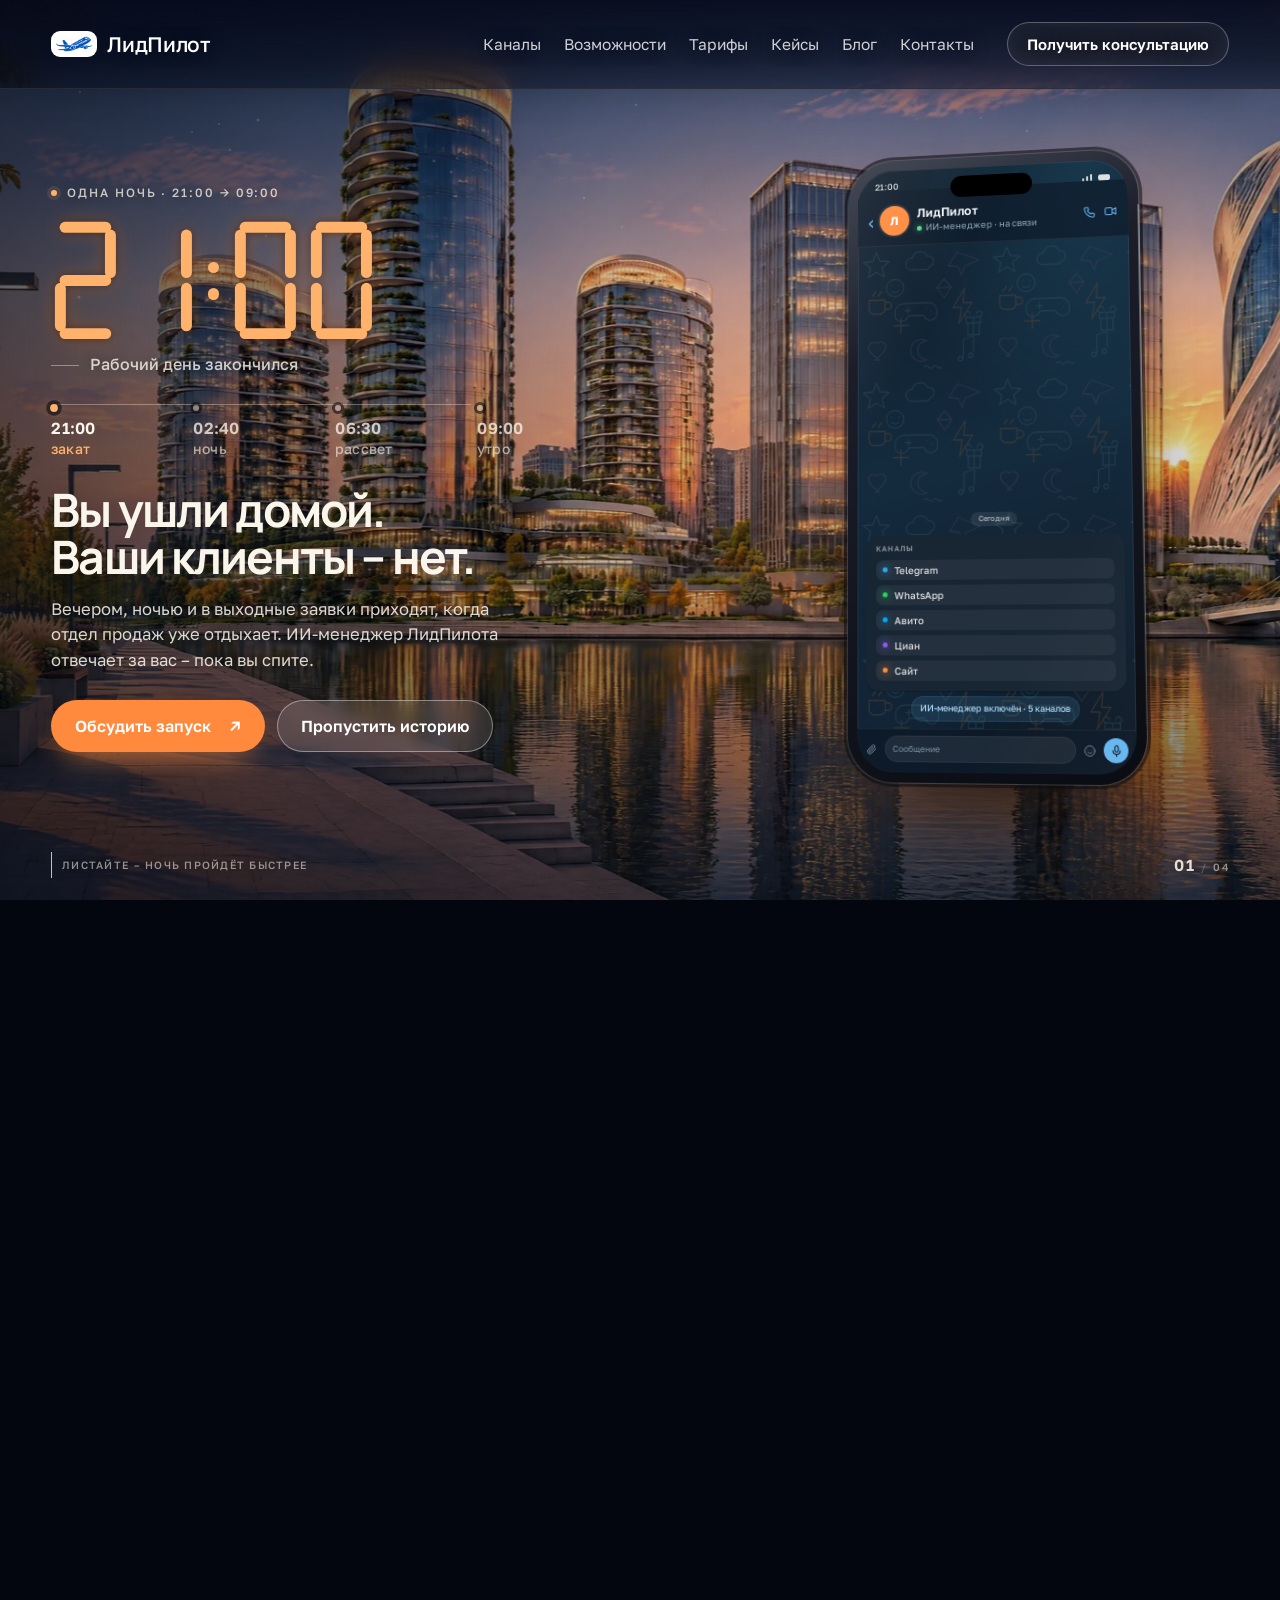
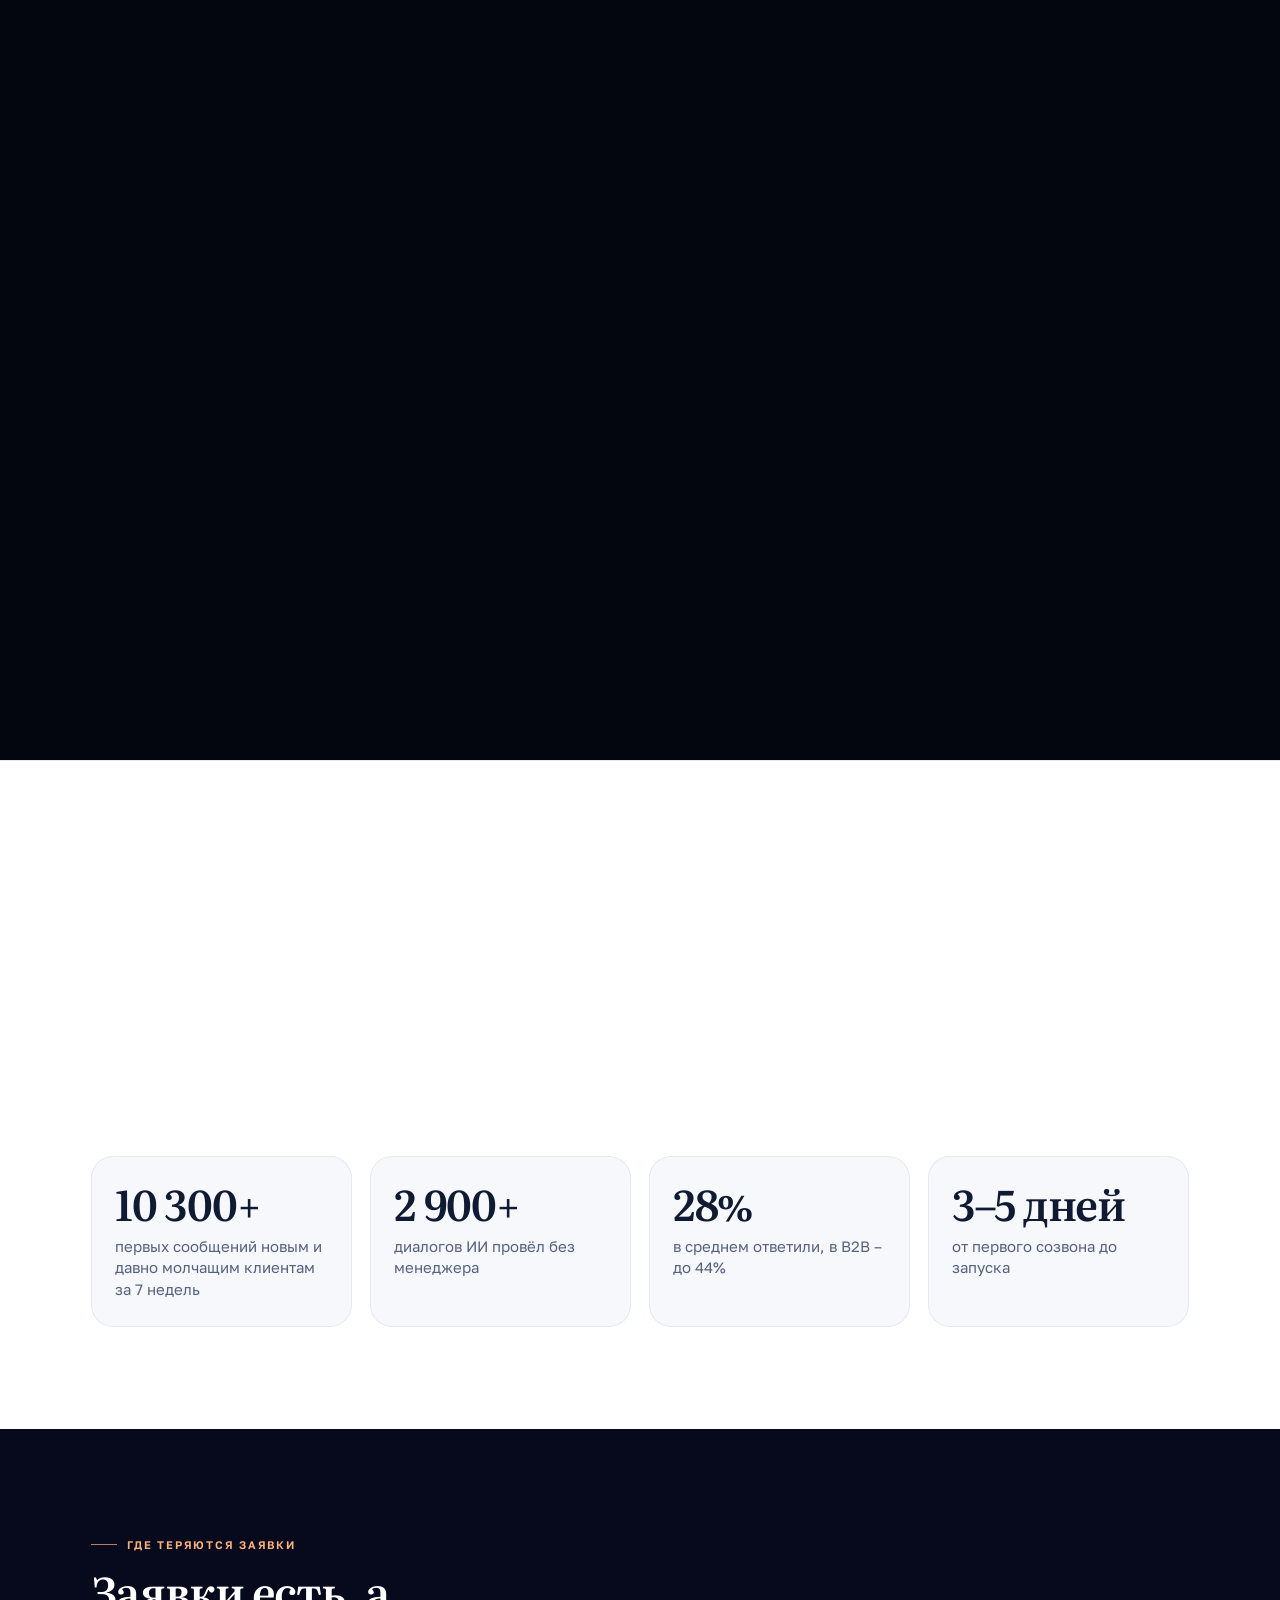
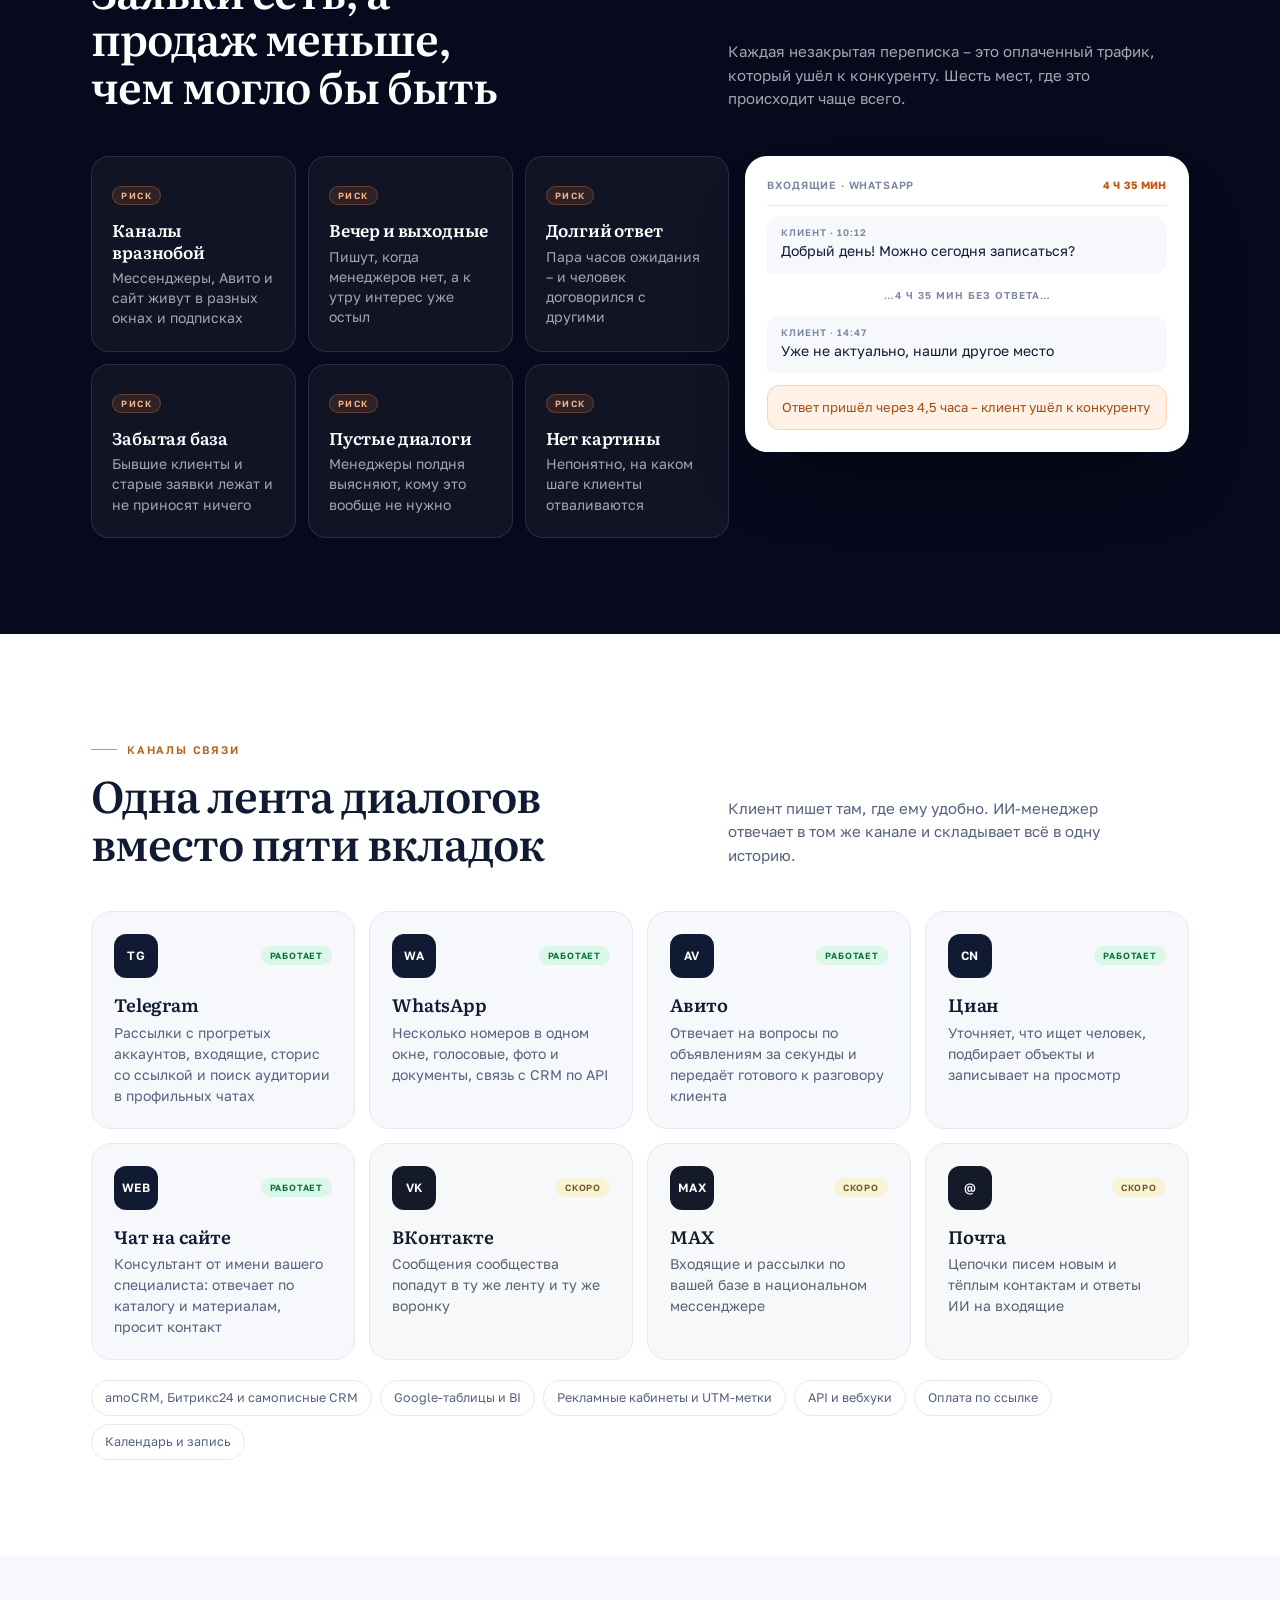
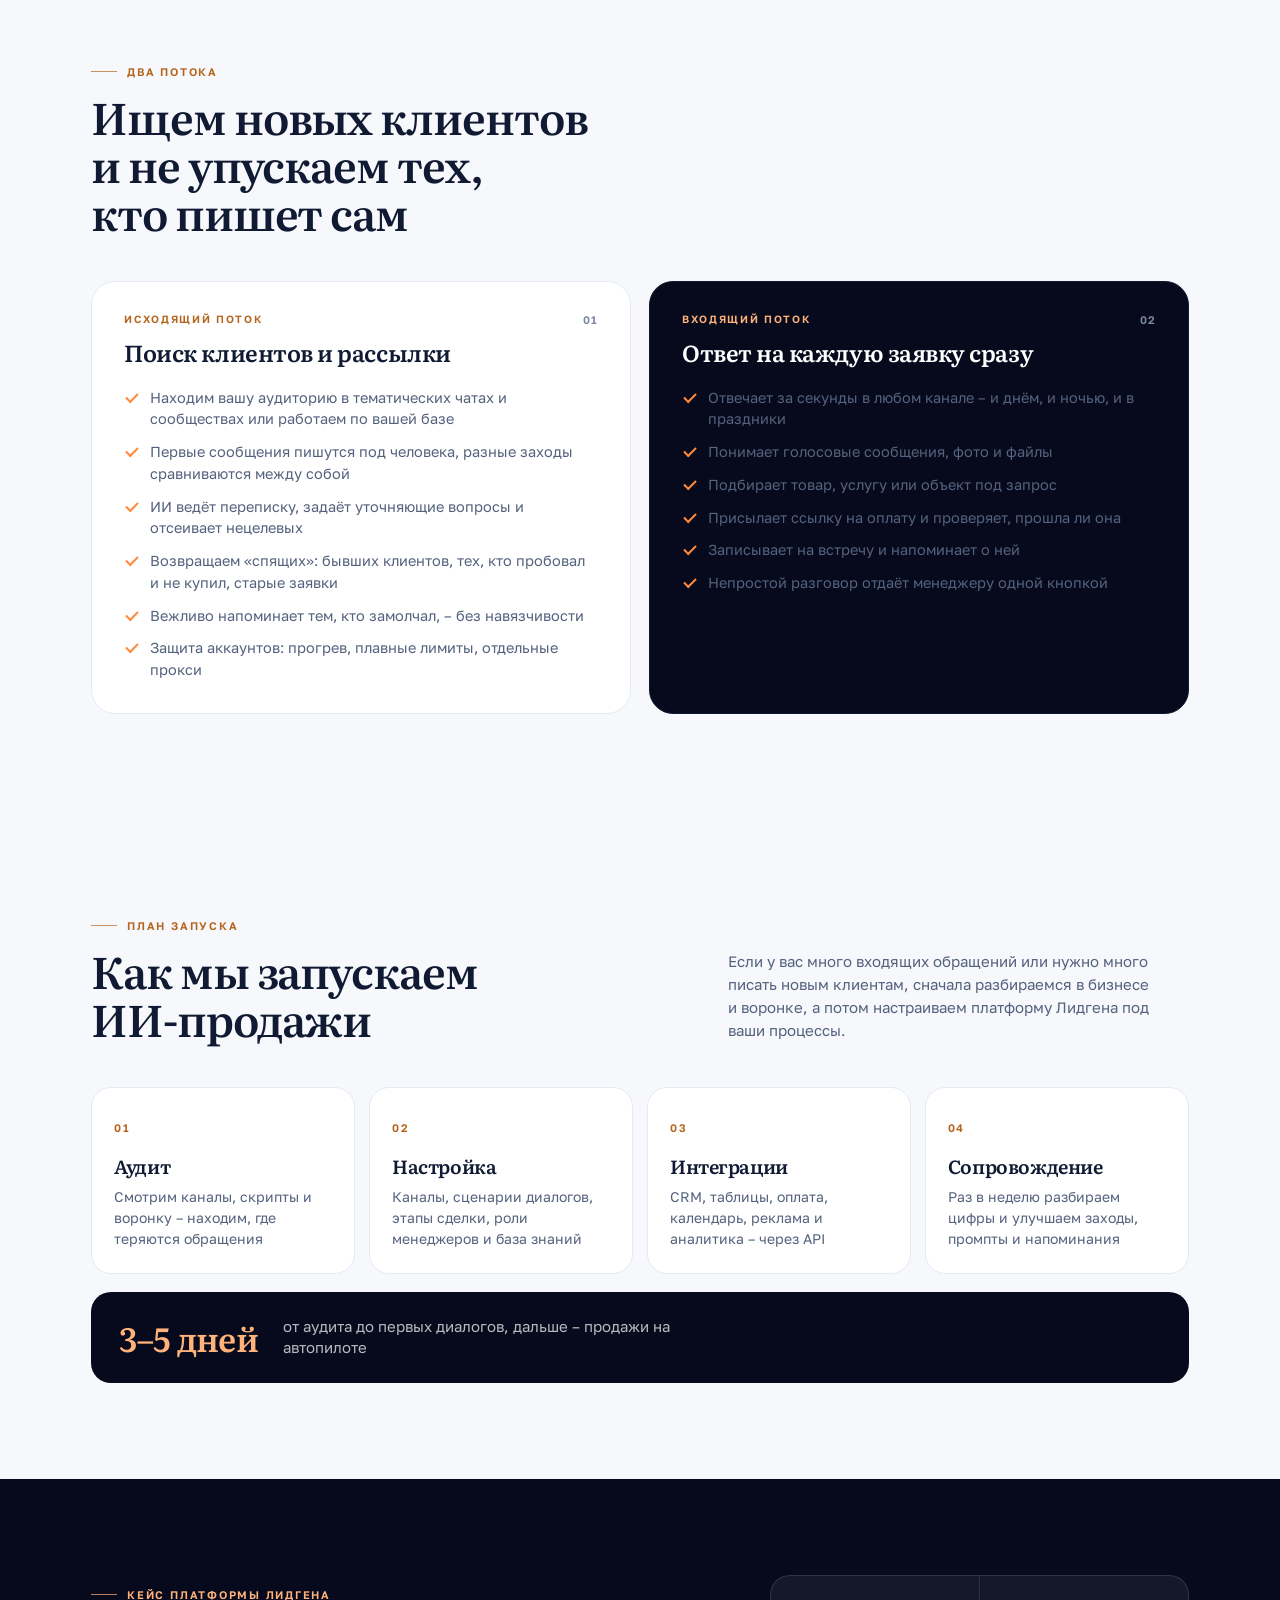
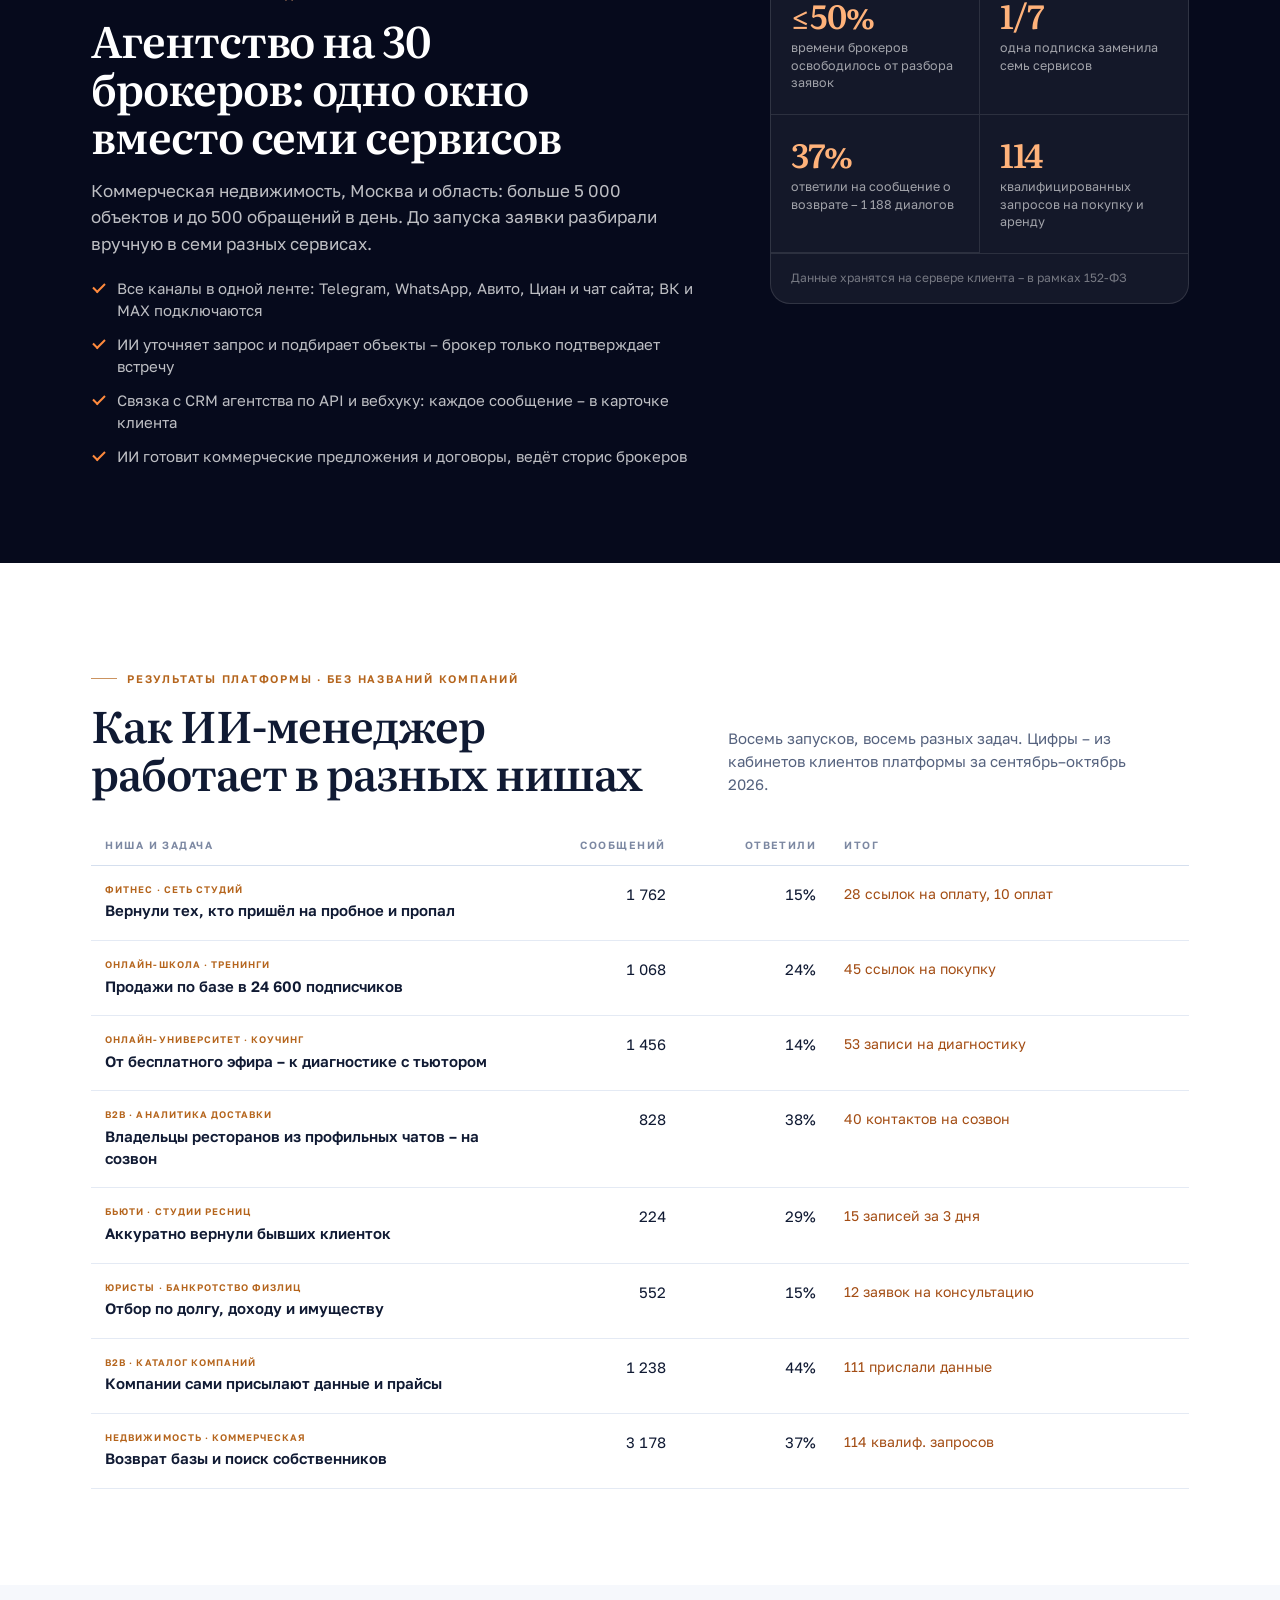
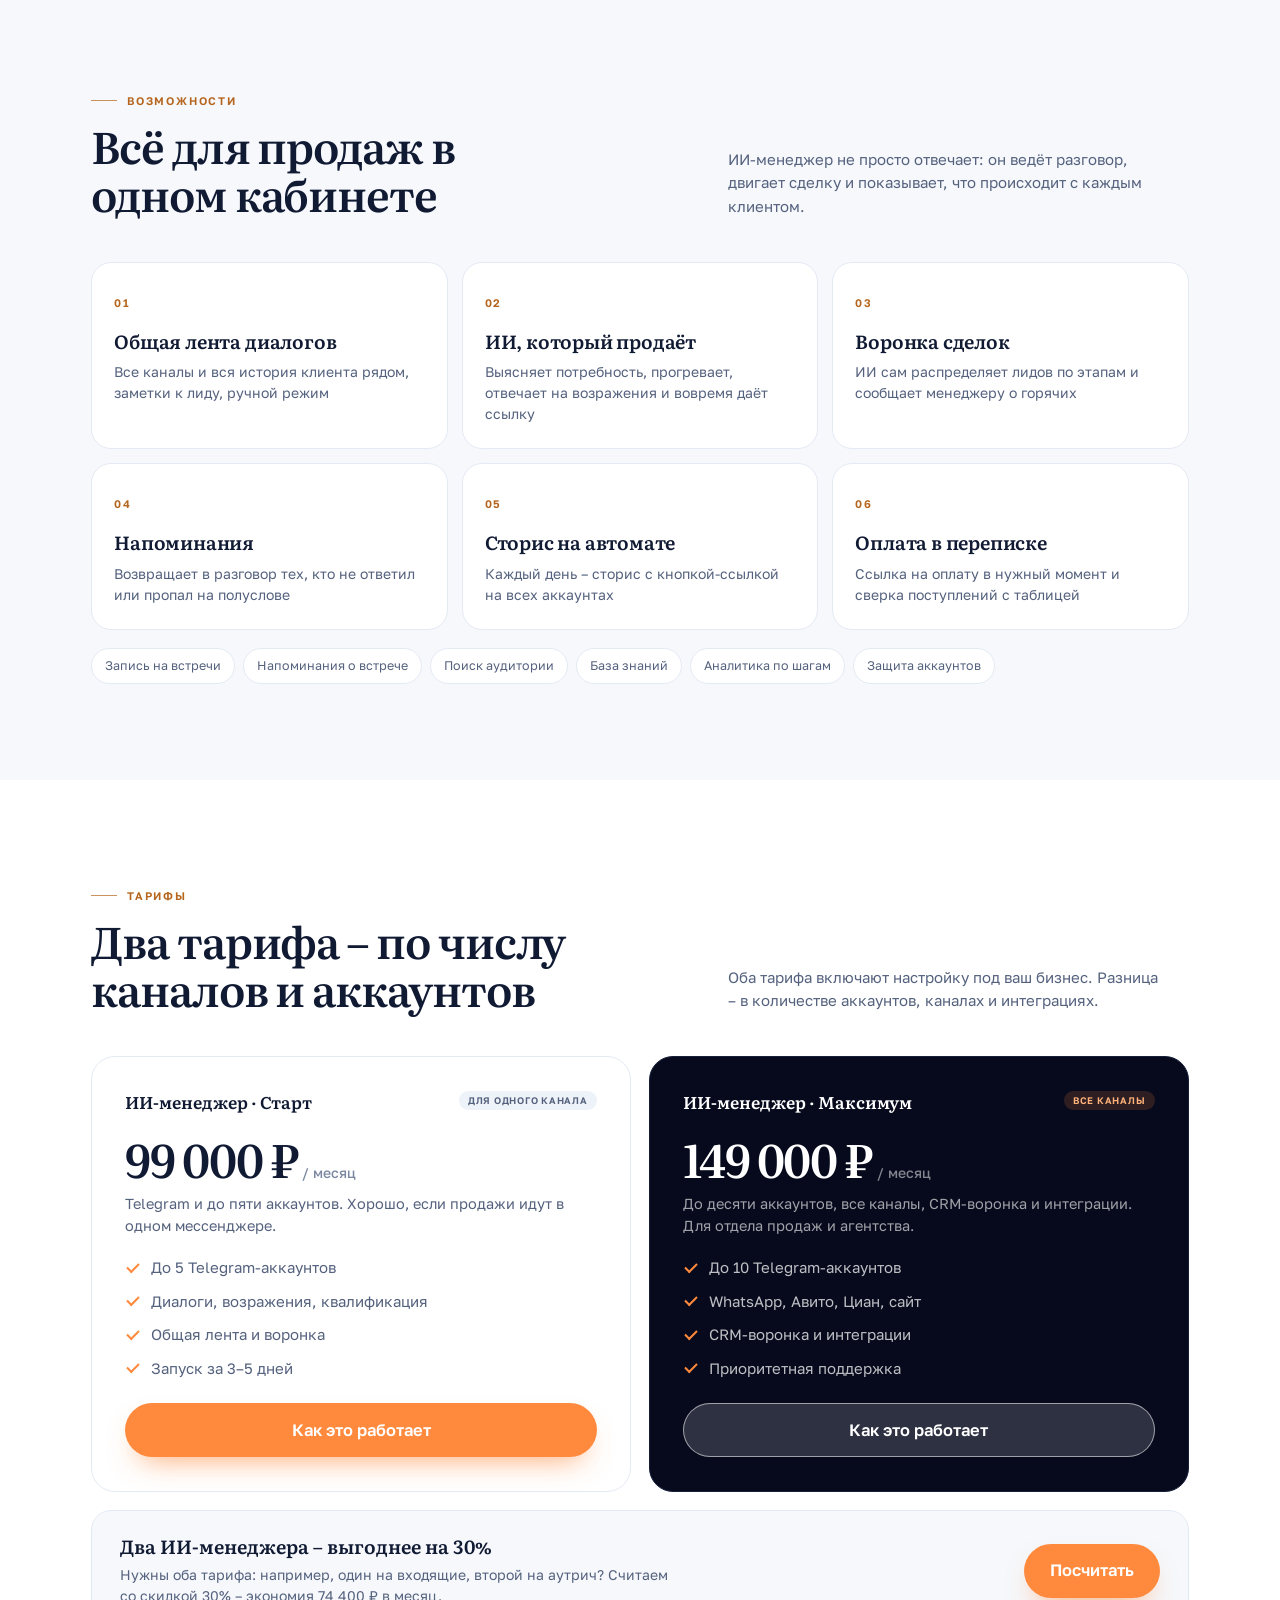
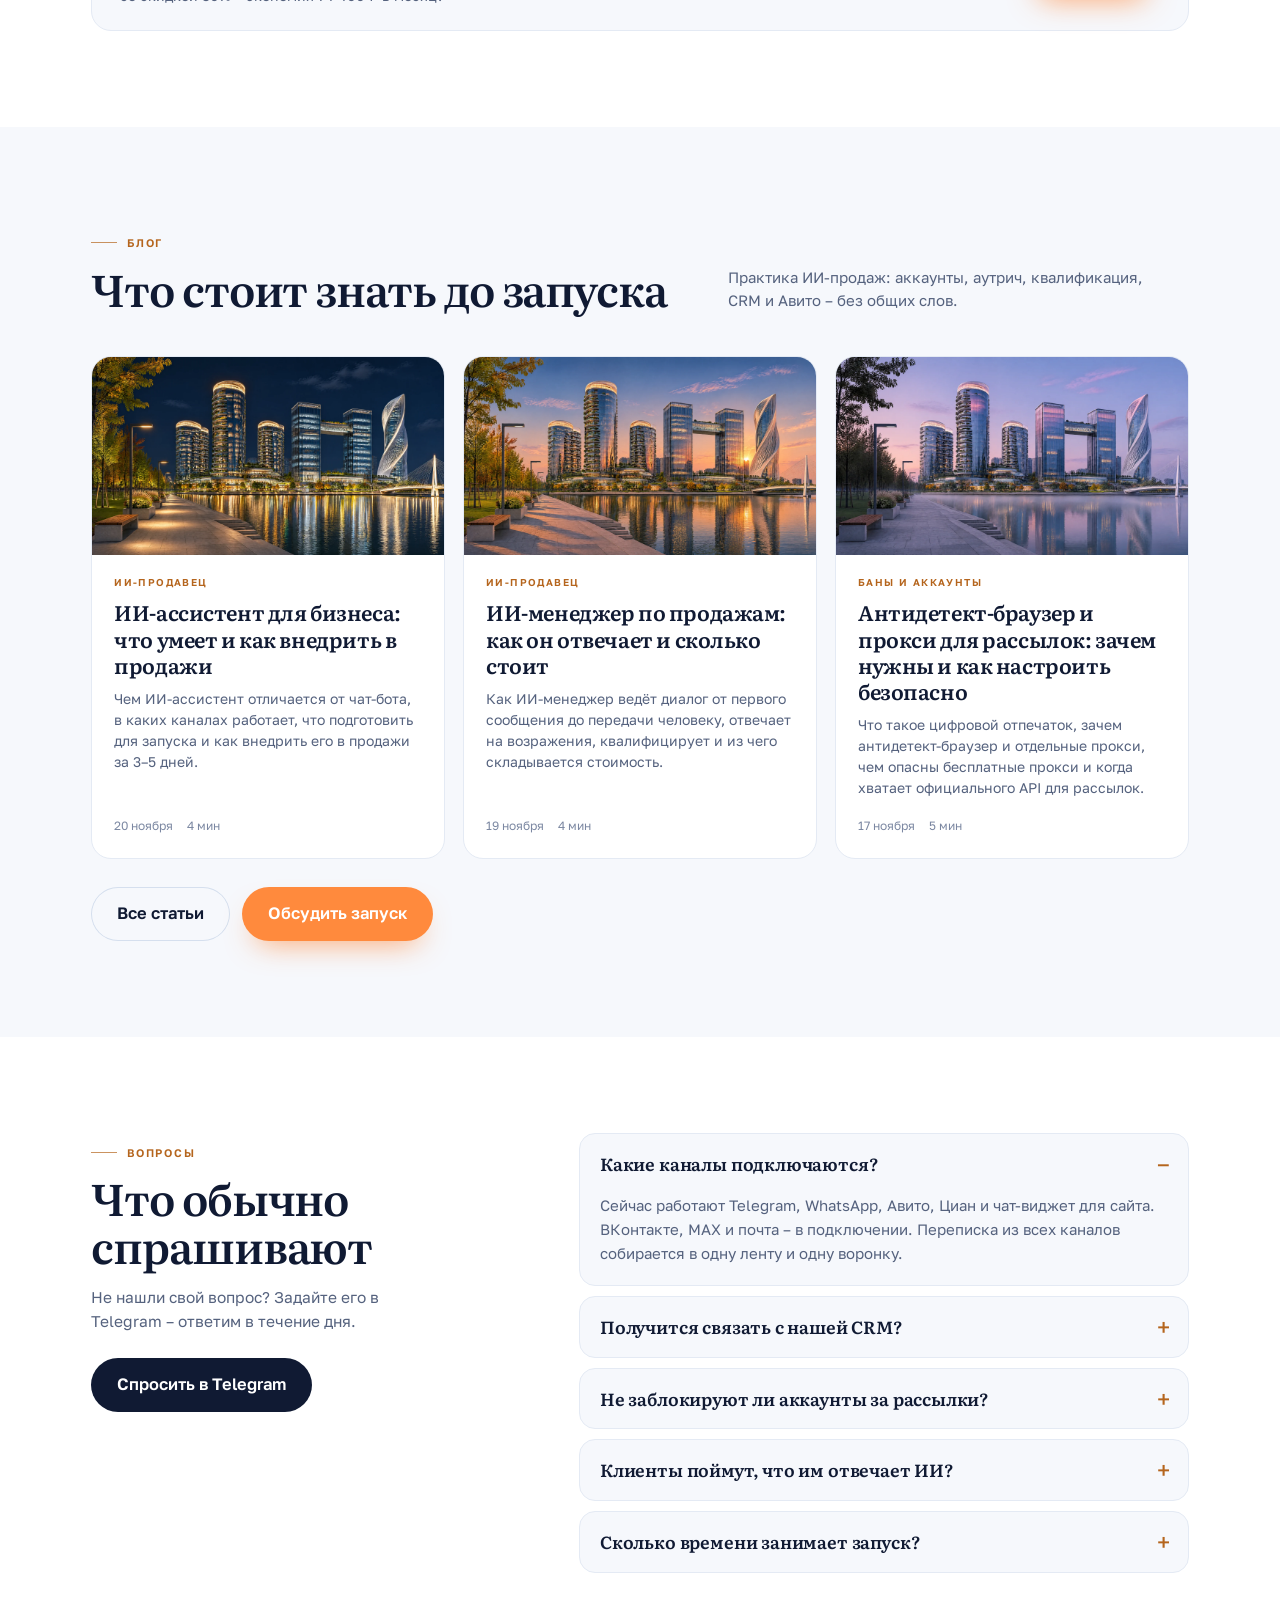
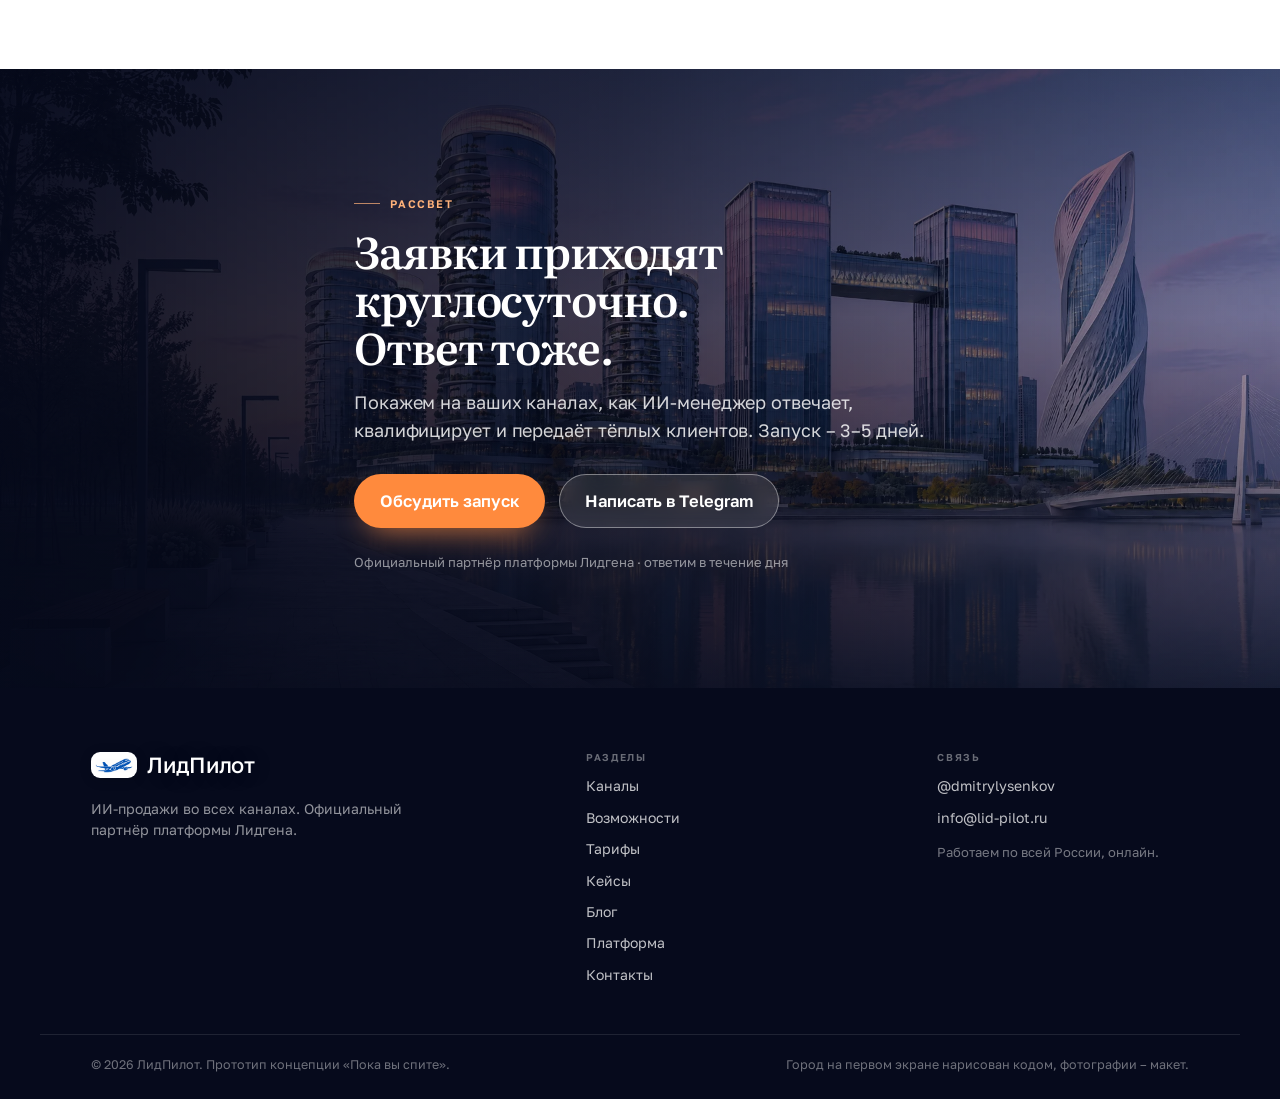
<file: index.html>
<!DOCTYPE html><html lang="ru"> <head><script>document.documentElement.classList.add('js');</script><meta charset="utf-8"><meta name="viewport" content="width=device-width, initial-scale=1, viewport-fit=cover"><meta name="robots" content="noindex, nofollow"><title>ЛидПилот – пока вы спите, продажи идут</title><link rel="canonical" href="https://dmitryli52.github.io/lidpilot-noch/"><meta name="description" content="Вы закрываете ноутбук – ИИ-менеджер остаётся на связи: отвечает клиентам ночью, квалифицирует и доводит до встречи. Утром вы просыпаетесь к готовым диалогам."><meta name="theme-color" content="#060A1C"><meta property="og:type" content="website"><meta property="og:title" content="Пока вы спите, продажи идут"><meta property="og:description" content="ИИ-менеджер отвечает клиентам ночью, пока вы спите. Утром – готовые диалоги, встречи и понятная картина дня."><meta property="og:url" content="https://dmitryli52.github.io/lidpilot-noch/"><meta property="og:image" content="https://dmitryli52.github.io/lidpilot-noch/assets/noch/og-noch.jpg"><meta property="og:image:width" content="1200"><meta property="og:image:height" content="630"><meta property="og:site_name" content="ЛидПилот"><link rel="icon" type="image/svg+xml" href="https://dmitryli52.github.io/lidpilot-noch/favicon.svg"><link rel="preconnect" href="https://fonts.googleapis.com"><link rel="preconnect" href="https://fonts.gstatic.com" crossorigin><link href="https://fonts.googleapis.com/css2?family=Golos+Text:wght@400;500;600;700&family=Literata:opsz,wght@7..72,500;7..72,600&family=Manrope:wght@600;700;800&display=swap&subset=cyrillic" rel="stylesheet"><link rel="stylesheet" href="https://dmitryli52.github.io/lidpilot-noch/assets/noch/noch.css?v=4"><link rel="stylesheet" href="https://dmitryli52.github.io/lidpilot-noch/assets/noch/hero.css?v=8"><script type="module" src="https://dmitryli52.github.io/lidpilot-noch/_astro/page.sJrt8mpm.js"></script></head> <body> <header class="top top_story" data-head> <div class="top__in"> <a class="logo" href="https://dmitryli52.github.io/lidpilot-noch/" aria-label="ЛидПилот – на главную"> <span class="logo__badge"><img src="https://dmitryli52.github.io/lidpilot-noch/assets/noch/logo-plane.png" alt="" width="44" height="18" decoding="async"></span>
ЛидПилот
</a> <nav class="nav" aria-label="Разделы"> <a href="#channels">Каналы</a><a href="https://dmitryli52.github.io/lidpilot-noch/vozmozhnosti/">Возможности</a><a href="https://dmitryli52.github.io/lidpilot-noch/tarify/">Тарифы</a><a href="https://dmitryli52.github.io/lidpilot-noch/keysy/">Кейсы</a><a href="https://dmitryli52.github.io/lidpilot-noch/blog/">Блог</a><a href="https://dmitryli52.github.io/lidpilot-noch/kontakty/">Контакты</a> </nav> <a class="btn btn_ghost top__cta" href="https://t.me/dmitrylysenkov" target="_blank" rel="noopener">Получить консультацию</a> <button class="burger" type="button" aria-label="Открыть меню" aria-expanded="false" aria-controls="mmenu"> <i></i><i></i><i></i> </button> </div> </header> <div class="mmenu" id="mmenu" hidden> <div class="mmenu__top"> <span class="logo logo_menu"> <span class="logo__badge"><img src="https://dmitryli52.github.io/lidpilot-noch/assets/noch/logo-plane.png" alt="" width="44" height="18" decoding="async"></span>
ЛидПилот
</span> <button class="mmenu__close" type="button" aria-label="Закрыть меню">×</button> </div> <nav class="mmenu__nav" aria-label="Разделы"> <a href="#channels">Каналы</a><a href="https://dmitryli52.github.io/lidpilot-noch/vozmozhnosti/">Возможности</a><a href="https://dmitryli52.github.io/lidpilot-noch/tarify/">Тарифы</a><a href="https://dmitryli52.github.io/lidpilot-noch/keysy/">Кейсы</a><a href="https://dmitryli52.github.io/lidpilot-noch/blog/">Блог</a><a href="https://dmitryli52.github.io/lidpilot-noch/kontakty/">Контакты</a> <a href="https://dmitryli52.github.io/lidpilot-noch/platforma/">Платформа</a> </nav> <p class="mmenu__note">ИИ-менеджер продаж в Telegram, WhatsApp, на Авито, Циан и сайте. Официальный партнёр платформы Лидгена.</p> <div class="mmenu__cta"> <a class="btn btn_sun" href="https://t.me/dmitrylysenkov" target="_blank" rel="noopener">Обсудить запуск</a> <a class="btn btn_ghost" href="mailto:info@lid-pilot.ru">info@lid-pilot.ru</a> </div> </div> <main> <section class="story" id="top" data-story aria-label="Одна ночь: как ИИ-менеджер отвечает клиентам, пока вы спите"> <div class="story__frame" data-frame data-step="0"> <div class="story__bg" aria-hidden="true"> <img class="story__img is-on" data-img="0" src="https://dmitryli52.github.io/lidpilot-noch/assets/noch/city-sunset.webp" alt="" width="1920" height="1080" loading="eager" decoding="async" fetchpriority="high" style="object-position:50% 50%"><img class="story__img" data-img="1" src="https://dmitryli52.github.io/lidpilot-noch/assets/noch/city-night.webp" alt="" width="1920" height="1080" loading="lazy" decoding="async" fetchpriority="auto" style="object-position:50% 50%"><img class="story__img" data-img="2" src="https://dmitryli52.github.io/lidpilot-noch/assets/noch/city-dawn.webp" alt="" width="1920" height="1080" loading="lazy" decoding="async" fetchpriority="auto" style="object-position:50% 50%"><img class="story__img" data-img="3" src="https://dmitryli52.github.io/lidpilot-noch/assets/noch/city-day.webp" alt="" width="1920" height="1080" loading="lazy" decoding="async" fetchpriority="auto" style="object-position:50% 50%"> </div> <div class="story__shade" aria-hidden="true"></div> <div class="story__light" aria-hidden="true"></div> <div class="story__sun" aria-hidden="true"></div> <div class="story__stars" data-stars aria-hidden="true"> <i style="left:80.46%;top:72.92%;animation-delay:-1.64s;--s:1"></i><i style="left:13.23%;top:43.82%;animation-delay:-0.54s;--s:1.25"></i><i style="left:44.62%;top:84.04%;animation-delay:-0.87s;--s:1.5"></i><i style="left:60.24%;top:38.58%;animation-delay:-2.55s;--s:1"></i><i style="left:85.06%;top:48.79%;animation-delay:-0.54s;--s:1.25"></i><i style="left:22.67%;top:73.49%;animation-delay:-1.7s;--s:1.5"></i><i style="left:14.38%;top:11.16%;animation-delay:-1.85s;--s:1"></i><i style="left:96.22%;top:71.27%;animation-delay:-1.2s;--s:1.25"></i><i style="left:77.56%;top:73.73%;animation-delay:-0.95s;--s:1.5"></i><i style="left:0.58%;top:84.57%;animation-delay:-2.05s;--s:1"></i><i style="left:33.75%;top:7.18%;animation-delay:-0.11s;--s:1.25"></i><i style="left:71.81%;top:34.76%;animation-delay:-1.34s;--s:1.5"></i><i style="left:28.74%;top:47.78%;animation-delay:-2.56s;--s:1"></i><i style="left:66.34%;top:52.5%;animation-delay:-0.14s;--s:1.25"></i><i style="left:34.82%;top:56.78%;animation-delay:-2.23s;--s:1.5"></i><i style="left:52.71%;top:38.57%;animation-delay:-2.09s;--s:1"></i><i style="left:17.9%;top:21.27%;animation-delay:-0.21s;--s:1.25"></i><i style="left:56.89%;top:72.22%;animation-delay:-0.86s;--s:1.5"></i><i style="left:49.23%;top:64.46%;animation-delay:-1.06s;--s:1"></i><i style="left:15.14%;top:66.7%;animation-delay:-1.45s;--s:1.25"></i><i style="left:35.53%;top:27.76%;animation-delay:-2.44s;--s:1.5"></i><i style="left:87.62%;top:4.31%;animation-delay:-1.98s;--s:1"></i><i style="left:8.11%;top:73.71%;animation-delay:-2.51s;--s:1.25"></i><i style="left:32.08%;top:58.94%;animation-delay:-1.65s;--s:1.5"></i><i style="left:57.22%;top:61.3%;animation-delay:-0.37s;--s:1"></i><i style="left:49.64%;top:3.3%;animation-delay:-2.4s;--s:1.25"></i><i style="left:53.3%;top:58.05%;animation-delay:-2.68s;--s:1.5"></i><i style="left:76.56%;top:16.67%;animation-delay:-0.16s;--s:1"></i><i style="left:29.53%;top:2.89%;animation-delay:-1.34s;--s:1.25"></i><i style="left:6.82%;top:47.67%;animation-delay:-1.73s;--s:1.5"></i><i style="left:35.24%;top:58.12%;animation-delay:-2.18s;--s:1"></i><i style="left:80.14%;top:18.51%;animation-delay:-1.28s;--s:1.25"></i><i style="left:9.85%;top:85.39%;animation-delay:-2.37s;--s:1.5"></i><i style="left:26.77%;top:33.38%;animation-delay:-2.17s;--s:1"></i><i style="left:63.83%;top:61.17%;animation-delay:-0.92s;--s:1.25"></i><i style="left:33.81%;top:22.73%;animation-delay:-0.78s;--s:1.5"></i><i style="left:71.78%;top:51.07%;animation-delay:-1.23s;--s:1"></i><i style="left:4.13%;top:85.4%;animation-delay:-2.35s;--s:1.25"></i><i style="left:75.54%;top:63.5%;animation-delay:-1.93s;--s:1.5"></i><i style="left:14.91%;top:18.67%;animation-delay:-2.16s;--s:1"></i><i style="left:66.55%;top:53.47%;animation-delay:-0.49s;--s:1.25"></i><i style="left:39.16%;top:66.16%;animation-delay:-2.88s;--s:1.5"></i><i style="left:87.42%;top:11.44%;animation-delay:-2.74s;--s:1"></i><i style="left:47.05%;top:87.88%;animation-delay:-0.89s;--s:1.25"></i><i style="left:34.54%;top:83.59%;animation-delay:-2.23s;--s:1.5"></i><i style="left:47.78%;top:4.92%;animation-delay:-1.69s;--s:1"></i><i style="left:45.55%;top:28.09%;animation-delay:-2.79s;--s:1.25"></i><i style="left:78.24%;top:33.86%;animation-delay:-1.86s;--s:1.5"></i><i style="left:37.85%;top:24.06%;animation-delay:-2.07s;--s:1"></i><i style="left:71.89%;top:8.5%;animation-delay:-0.52s;--s:1.25"></i><i style="left:90.81%;top:67.08%;animation-delay:-2.4s;--s:1.5"></i><i style="left:81.12%;top:66.97%;animation-delay:-2.86s;--s:1"></i><i style="left:98.84%;top:77.13%;animation-delay:-1.75s;--s:1.25"></i><i style="left:6.07%;top:42.16%;animation-delay:-0.57s;--s:1.5"></i><i style="left:94.35%;top:66.01%;animation-delay:-1.39s;--s:1"></i><i style="left:98.73%;top:86.18%;animation-delay:-1.99s;--s:1.25"></i><i style="left:35.12%;top:24.38%;animation-delay:-0.46s;--s:1.5"></i><i style="left:20.88%;top:56.34%;animation-delay:-1.02s;--s:1"></i><i style="left:84.5%;top:57.63%;animation-delay:-0.76s;--s:1.25"></i><i style="left:79.45%;top:61.82%;animation-delay:-0.9s;--s:1.5"></i><i style="left:73.47%;top:91.64%;animation-delay:-1.48s;--s:1"></i><i style="left:99.56%;top:98.64%;animation-delay:-1.35s;--s:1.25"></i><i style="left:73.71%;top:71.76%;animation-delay:-2.43s;--s:1.5"></i><i style="left:48.49%;top:32.26%;animation-delay:-2.87s;--s:1"></i><i style="left:49.62%;top:14.83%;animation-delay:-0.78s;--s:1.25"></i><i style="left:30.13%;top:60.82%;animation-delay:-0.63s;--s:1.5"></i><i style="left:88.35%;top:69.72%;animation-delay:-1.47s;--s:1"></i><i style="left:62.25%;top:59.48%;animation-delay:-0.5s;--s:1.25"></i><i style="left:17.89%;top:42.43%;animation-delay:-0.48s;--s:1.5"></i><i style="left:73.03%;top:33.25%;animation-delay:-2.53s;--s:1"></i><i style="left:44.24%;top:76.16%;animation-delay:-0.15s;--s:1.25"></i><i style="left:20.55%;top:60.15%;animation-delay:-2.17s;--s:1.5"></i><i style="left:63.67%;top:37.22%;animation-delay:-2.85s;--s:1"></i><i style="left:67.87%;top:43.01%;animation-delay:-1.03s;--s:1.25"></i><i style="left:1.48%;top:72.72%;animation-delay:-0.35s;--s:1.5"></i><i style="left:10.57%;top:27.76%;animation-delay:-0.09s;--s:1"></i><i style="left:11.14%;top:9.39%;animation-delay:-2.37s;--s:1.25"></i><i style="left:15.1%;top:93.44%;animation-delay:-0.85s;--s:1.5"></i><i style="left:67.74%;top:62.95%;animation-delay:-1.78s;--s:1"></i><i style="left:20.68%;top:33.54%;animation-delay:-1.19s;--s:1.25"></i><i style="left:46.17%;top:58.56%;animation-delay:-1.87s;--s:1.5"></i><i style="left:6.15%;top:12.91%;animation-delay:-0.6s;--s:1"></i><i style="left:68.18%;top:78.9%;animation-delay:-2.72s;--s:1.25"></i><i style="left:20.1%;top:17.01%;animation-delay:-1.1s;--s:1.5"></i><i style="left:98.08%;top:53.57%;animation-delay:-0.12s;--s:1"></i><i style="left:14.5%;top:71.46%;animation-delay:-0.94s;--s:1.25"></i><i style="left:32.57%;top:12.68%;animation-delay:-2.23s;--s:1.5"></i><i style="left:17.01%;top:17.52%;animation-delay:-1.71s;--s:1"></i><i style="left:52.67%;top:66.05%;animation-delay:-2.73s;--s:1.25"></i><i style="left:26.25%;top:55.08%;animation-delay:-0.35s;--s:1.5"></i> <span class="story__shoot story__shoot_a"></span> <span class="story__shoot story__shoot_b"></span> </div> <div class="story__grain" aria-hidden="true"></div> <div class="story__shot"> <div class="story__copy"> <p class="story__kicker" data-hero-in><i aria-hidden="true"></i>Одна ночь · 21:00 → 09:00</p> <div class="story__clock" data-hero-in> <span class="story__num" data-clock aria-hidden="true"> <span class="story__led" data-led="0" data-d="2"> <svg viewBox="0 0 44 78" aria-hidden="true"> <line class="s_a" x1="9" y1="5" x2="35" y2="5" style="stroke:transparent"></line><line class="s_b" x1="38" y1="10" x2="38" y2="34" style="stroke:transparent"></line><line class="s_c" x1="38" y1="44" x2="38" y2="68" style="stroke:transparent"></line><line class="s_d" x1="9" y1="73" x2="35" y2="73" style="stroke:transparent"></line><line class="s_e" x1="6" y1="44" x2="6" y2="68" style="stroke:transparent"></line><line class="s_f" x1="6" y1="10" x2="6" y2="34" style="stroke:transparent"></line><line class="s_g" x1="9" y1="39" x2="35" y2="39" style="stroke:transparent"></line> </svg> </span> <span class="story__led" data-led="1" data-d="1"> <svg viewBox="0 0 44 78" aria-hidden="true"> <line class="s_a" x1="9" y1="5" x2="35" y2="5" style="stroke:transparent"></line><line class="s_b" x1="38" y1="10" x2="38" y2="34" style="stroke:transparent"></line><line class="s_c" x1="38" y1="44" x2="38" y2="68" style="stroke:transparent"></line><line class="s_d" x1="9" y1="73" x2="35" y2="73" style="stroke:transparent"></line><line class="s_e" x1="6" y1="44" x2="6" y2="68" style="stroke:transparent"></line><line class="s_f" x1="6" y1="10" x2="6" y2="34" style="stroke:transparent"></line><line class="s_g" x1="9" y1="39" x2="35" y2="39" style="stroke:transparent"></line> </svg> </span> <span class="story__colon"><i></i><i></i></span><span class="story__led" data-led="2" data-d="0"> <svg viewBox="0 0 44 78" aria-hidden="true"> <line class="s_a" x1="9" y1="5" x2="35" y2="5" style="stroke:transparent"></line><line class="s_b" x1="38" y1="10" x2="38" y2="34" style="stroke:transparent"></line><line class="s_c" x1="38" y1="44" x2="38" y2="68" style="stroke:transparent"></line><line class="s_d" x1="9" y1="73" x2="35" y2="73" style="stroke:transparent"></line><line class="s_e" x1="6" y1="44" x2="6" y2="68" style="stroke:transparent"></line><line class="s_f" x1="6" y1="10" x2="6" y2="34" style="stroke:transparent"></line><line class="s_g" x1="9" y1="39" x2="35" y2="39" style="stroke:transparent"></line> </svg> </span> <span class="story__led" data-led="3"> <svg viewBox="0 0 44 78" aria-hidden="true"> <line class="s_a" x1="9" y1="5" x2="35" y2="5" style="stroke:transparent"></line><line class="s_b" x1="38" y1="10" x2="38" y2="34" style="stroke:transparent"></line><line class="s_c" x1="38" y1="44" x2="38" y2="68" style="stroke:transparent"></line><line class="s_d" x1="9" y1="73" x2="35" y2="73" style="stroke:transparent"></line><line class="s_e" x1="6" y1="44" x2="6" y2="68" style="stroke:transparent"></line><line class="s_f" x1="6" y1="10" x2="6" y2="34" style="stroke:transparent"></line><line class="s_g" x1="9" y1="39" x2="35" y2="39" style="stroke:transparent"></line> </svg> </span>  </span> <span class="story__sr" data-clock-text aria-live="polite">21:00</span> <span class="story__src"><i aria-hidden="true"></i><span data-src>Рабочий день закончился</span></span> </div> <div class="story__text"> <span class="story__plate" aria-hidden="true"></span> <div class="story__tl" data-hero-in aria-hidden="true"> <span class="story__tl-line"><i data-tl-fill></i></span> <ol class="story__tl-list"> <li class="story__tl-it is-on" data-tli="0"> <b class="story__tl-time">21:00</b> <span class="story__tl-name">закат</span> </li><li class="story__tl-it" data-tli="1"> <b class="story__tl-time">02:40</b> <span class="story__tl-name">ночь</span> </li><li class="story__tl-it" data-tli="2"> <b class="story__tl-time">06:30</b> <span class="story__tl-name">рассвет</span> </li><li class="story__tl-it" data-tli="3"> <b class="story__tl-time">09:00</b> <span class="story__tl-name">утро</span> </li> </ol> </div> <div class="story__cap"> <div class="story__cap-it is-on" data-cap="0" aria-hidden="false"> <h1>Вы ушли домой. Ваши клиенты – нет.</h1> <p>Вечером, ночью и в выходные заявки приходят, когда отдел продаж уже отдыхает. ИИ-менеджер ЛидПилота отвечает за вас – пока вы спите.</p> <div class="story__cta"> <a class="btn btn_sun" href="https://t.me/dmitrylysenkov" target="_blank" rel="noopener">Обсудить запуск<span class="story__ar" aria-hidden="true">↗</span></a> <a class="btn btn_ghost" href="#after">Пропустить историю</a> </div> </div><div class="story__cap-it" data-cap="1" aria-hidden="true"> <h2>Не спится – выбирает секцию для сына</h2> <p>ИИ подобрал абонемент, ответил на «а если пропустим занятие?» и прислал ссылку на оплату.</p>  </div><div class="story__cap-it" data-cap="2" aria-hidden="true"> <h2>Записался на звонок ещё до будильника</h2> <p>ИИ предложил свободное время, внёс встречу в календарь и напомнит клиенту за час.</p>  </div><div class="story__cap-it" data-cap="3" aria-hidden="true"> <h2>Вы приходите – а клиенты уже тёплые</h2> <p>В Telegram ждёт отчёт за ночь: кто писал, о чём договорились, кому перезвонить первым.</p> <div class="story__cta"> <a class="btn btn_sun" href="https://t.me/dmitrylysenkov" target="_blank" rel="noopener">Обсудить запуск<span class="story__ar" aria-hidden="true">↗</span></a> <a class="btn btn_ghost" href="#after">Смотреть, как это работает</a> </div> </div> </div> </div> </div> <div class="story__stage"> <div class="story__float"> <div class="story__phone" data-phone aria-label="Телефон: переписка ИИ-менеджера с клиентом"> <div class="story__body"> <div class="story__screen"> <div class="story__island" aria-hidden="true"></div> <div class="story__pstat" aria-hidden="true"> <span data-ptime>21:00</span> <span class="story__pico"><i></i><i></i><i></i><b></b></span> </div> <div class="story__pbar"> <span class="story__pback" aria-hidden="true">‹</span> <i class="story__pava" data-ava style="--chc:#FF8A3D">Л</i> <div class="story__pwho"> <b data-who>ЛидПилот</b> <span class="story__pst"><i aria-hidden="true"></i><span data-st>ИИ-менеджер · на связи</span></span> </div> <span class="story__pacts" aria-hidden="true"> <svg viewBox="0 0 24 24" fill="none" stroke="currentColor" stroke-width="1.8" stroke-linecap="round" stroke-linejoin="round"> <path d="M5 4h4l1.5 4-2 1.5a12 12 0 0 0 6 6L16 13.5 20 15v4a2 2 0 0 1-2 2A16 16 0 0 1 3 6a2 2 0 0 1 2-2Z"></path> </svg> <svg viewBox="0 0 24 24" fill="none" stroke="currentColor" stroke-width="1.8" stroke-linecap="round" stroke-linejoin="round"> <rect x="3" y="6" width="12" height="12" rx="2.5"></rect> <path d="m15 10 6-3.5v11L15 14"></path> </svg> </span> </div> <div class="story__chat" data-chat></div> <div class="story__composer" aria-hidden="true"> <svg class="story__clip" viewBox="0 0 24 24" fill="none" stroke="currentColor" stroke-width="1.7" stroke-linecap="round" stroke-linejoin="round"> <path d="M20 11.5 12.2 19.3a4.5 4.5 0 0 1-6.4-6.4l7.8-7.8a3 3 0 0 1 4.2 4.2l-7.8 7.8a1.5 1.5 0 0 1-2.1-2.1l7.1-7.1"></path> </svg> <span class="story__field">Сообщение</span> <svg class="story__smile" viewBox="0 0 24 24" fill="none" stroke="currentColor" stroke-width="1.6" stroke-linecap="round"> <circle cx="12" cy="12" r="9"></circle> <path d="M8.5 14.5a4.5 4.5 0 0 0 7 0"></path> <circle cx="9" cy="9.5" r=".9" fill="currentColor" stroke="none"></circle> <circle cx="15" cy="9.5" r=".9" fill="currentColor" stroke="none"></circle> </svg> <span class="story__mic"> <svg viewBox="0 0 24 24" fill="none" stroke="currentColor" stroke-width="1.9" stroke-linecap="round" stroke-linejoin="round"> <rect x="9" y="2.5" width="6" height="11" rx="3"></rect> <path d="M5.5 11a6.5 6.5 0 0 0 13 0M12 17.5V21"></path> </svg> </span> </div> <div class="story__glare" aria-hidden="true"></div> </div> </div> </div> </div> <span class="story__pshadow" aria-hidden="true"></span> </div> </div> <div class="story__foot" aria-hidden="true"> <span class="story__cue" data-hint><i></i>Листайте – ночь пройдёт быстрее</span> <span class="story__count"><b data-idx>01</b><i>/</i>04</span> </div> </div> </section> <script type="application/json" id="story-data">{"steps":[{"t":"21:00","label":"Рабочий день закончился","tag":"закат","h":"Вы ушли домой. Ваши клиенты – нет.","p":"Вечером, ночью и в выходные заявки приходят, когда отдел продаж уже отдыхает. ИИ-менеджер ЛидПилота отвечает за вас – пока вы спите.","who":["ЛидПилот","ИИ-менеджер · на связи","Л","#FF8A3D"],"chat":[["chips",["Telegram","WhatsApp","Авито","Циан","Сайт"]],["sys","ИИ-менеджер включён · 5 каналов"]]},{"t":"02:40","label":"WhatsApp","tag":"ночь","h":"Не спится – выбирает секцию для сына","p":"ИИ подобрал абонемент, ответил на «а если пропустим занятие?» и прислал ссылку на оплату.","who":["Анна","WhatsApp","А","#25D366"],"chat":[["them","Сколько стоит месяц занятий для ребёнка 7 лет?","02:40"],["me","Для 7 лет подойдёт абонемент на 8 занятий. Сейчас он со скидкой. Отправить ссылку на оплату?","02:40"],["them","А если пропустим занятие?","02:41"],["me","Занятие можно перенести, предупредив за день. Ссылка: oplata/…","02:41"]]},{"t":"06:30","label":"Чат на сайте","tag":"рассвет","h":"Записался на звонок ещё до будильника","p":"ИИ предложил свободное время, внёс встречу в календарь и напомнит клиенту за час.","who":["Посетитель сайта","Чат на сайте","С","#5B6BFF"],"chat":[["them","Можно созвониться сегодня?","06:30"],["me","Конечно. Свободно в 11:00 и 15:30 – что удобнее?","06:30"],["them","11:00","06:31"],["sys","Встреча 11:00 – в календаре"]]},{"t":"09:00","label":"Утро","tag":"утро","h":"Вы приходите – а клиенты уже тёплые","p":"В Telegram ждёт отчёт за ночь: кто писал, о чём договорились, кому перезвонить первым.","who":["ЛидПилот · отчёт","Telegram","Л","#FF8A3D"],"chat":[["rep","<b>Доброе утро! За ночь:</b>3 диалога · подборка отправлена · встреча в 11:00"]]}]}</script> <script>
(function () {
  var q = function (s) { return document.querySelector(s); };
  var qa = function (s) { return [].slice.call(document.querySelectorAll(s)); };
  var clamp = function (v, a, b) { return Math.min(b, Math.max(a, v)); };

  var story = q('[data-story]');
  if (!story) return;

  var frame = q('[data-frame]');
  var imgs = qa('[data-img]');
  var caps = qa('[data-cap]');
  var leds = qa('[data-led]');
  var clockNum = q('[data-clock]');
  var tlItems = qa('[data-tli]');
  var tlFill = q('[data-tl-fill]');
  var srcEl = q('[data-src]');
  var clockText = q('[data-clock-text]');
  var chat = q('[data-chat]');
  var who = q('[data-who]');
  var st = q('[data-st]');
  var ava = q('[data-ava]');
  var ptime = q('[data-ptime]');
  var idx = q('[data-idx]');
  var hint = q('[data-hint]');
  var head = q('[data-head]');
  var data = JSON.parse(document.getElementById('story-data').textContent);
  var steps = data.steps;
  var cur = -1;
  var raf = 0;

  var CH = { 'Telegram': '#2AABEE', 'WhatsApp': '#25D366', 'Авито': '#00AAFF', 'Циан': '#8B5CF6', 'Сайт': '#FF8A3D' };

  function chips(list) {
    var out = '<span class="story__chips-h">Каналы</span><span class="story__chips-g">';
    list.forEach(function (n) {
      out += '<span class="story__chip"><i style="--c:' + (CH[n] || '#FF8A3D') + '"></i>' + n + '</span>';
    });
    return out + '</span>';
  }

  var LIT = { '0': 'abcdef', '1': 'bc', '2': 'abdeg', '3': 'abcdg', '4': 'bcfg', '5': 'acdfg', '6': 'acdefg', '7': 'abc', '8': 'abcdefg', '9': 'abcdfg' };

  function setClock(t) {
    var d = t.replace(/\D/g, '').split('');
    leds.forEach(function (el, i) {
      var on = LIT[d[i]] || '';
      el.dataset.d = d[i] || '0';
      [].forEach.call(el.querySelectorAll('line'), function (l) {
        var k = l.getAttribute('class').replace('s_', '');
        l.style.stroke = on.indexOf(k) >= 0 ? 'var(--led-on)' : 'transparent';
      });
    });
    if (clockNum) {
      clockNum.classList.remove('is-swap');
      void clockNum.offsetWidth;
      clockNum.classList.add('is-swap');
    }
    if (clockText) clockText.textContent = t;
  }

  function render(s) {
    chat.innerHTML = '<div class="story__pday">Сегодня</div>';
    s.chat.forEach(function (m, k) {
      var d = document.createElement('div');
      d.className = 'story__b story__b_' + m[0];
      d.style.animationDelay = (0.08 + k * 0.3) + 's';
      if (m[0] === 'rep') {
        d.innerHTML = m[1];
        var tr = document.createElement('time');
        tr.textContent = '09:00';
        d.appendChild(tr);
      } else if (m[0] === 'chips') {
        d.innerHTML = chips(m[1]);
      } else {
        d.textContent = m[1];
        if (m[2]) {
          var t = document.createElement('time');
          t.textContent = m[2];
          d.appendChild(t);
        }
        if (m[0] === 'me') {
          var tick = document.createElement('span');
          tick.className = 'story__tick';
          tick.textContent = '✓✓';
          d.appendChild(tick);
        }
      }
      chat.appendChild(d);
    });
  }

  function show(i) {
    if (i === cur) return;
    cur = i;
    var s = steps[i];
    setClock(s.t);
    srcEl.textContent = s.label;
    frame.dataset.step = String(i);

    imgs.forEach(function (im, k) { im.classList.toggle('is-on', k === i); });
    caps.forEach(function (c, k) {
      c.classList.toggle('is-on', k === i);
      c.setAttribute('aria-hidden', k === i ? 'false' : 'true');
    });
    tlItems.forEach(function (it, k) {
      it.classList.toggle('is-on', k === i);
      it.classList.toggle('is-done', k < i);
    });

    who.textContent = s.who[0];
    st.textContent = s.who[1];
    ava.textContent = s.who[2];
    ava.style.setProperty('--chc', s.who[3]);
    ptime.textContent = s.t;
    idx.textContent = ('0' + (i + 1)).slice(-2);
    render(s);

    if (head) head.classList.toggle('is-day', i === steps.length - 1);
    if (hint) hint.style.opacity = i === 0 ? '1' : '0';
  }

  function apply() {
    raf = 0;
    var r = story.getBoundingClientRect();
    var total = story.offsetHeight - innerHeight;
    var p = total > 0 ? clamp(-r.top / total, 0, 1) : 0;
    frame.style.setProperty('--p', p.toFixed(4));
    if (tlFill) tlFill.style.transform = 'scaleX(' + p.toFixed(4) + ')';
    show(Math.min(steps.length - 1, Math.floor(p * steps.length * 0.9999)));
    if (head) head.classList.toggle('is-stuck', r.bottom <= 92);
  }

  function req() { if (!raf) raf = requestAnimationFrame(apply); }

  addEventListener('scroll', req, { passive: true });
  addEventListener('resize', req);
  show(0);
  apply();
})();
</script> <div class="rest"> <!-- Цифры --> <section class="after" id="after"> <div class="after__in"> <h2 data-in>Так работает ИИ-менеджер у клиентов платформы Лидгена</h2> <p data-in>Цифры из кабинетов клиентов платформы за сентябрь–октябрь 2026. ЛидПилот – официальный партнёр: подключаем и настраиваем под ваш бизнес за 3–5 дней.</p> <div class="nums"> <div data-in style="--d:0s"><b>10 300+</b><span>первых сообщений новым и давно молчащим клиентам за 7 недель</span></div><div data-in style="--d:0.06s"><b>2 900+</b><span>диалогов ИИ провёл без менеджера</span></div><div data-in style="--d:0.12s"><b>28%</b><span>в среднем ответили, в B2B – до 44%</span></div><div data-in style="--d:0.18s"><b>3–5 дней</b><span>от первого созвона до запуска</span></div> </div> </div> </section> <!-- Где теряются заявки --> <section class="sec sec_dark" id="problem"> <div class="wrap"> <div class="sec__head sec__head_row"> <div> <span class="kicker kicker_light" data-in>Где теряются заявки</span> <h2 data-in>Заявки есть, а продаж меньше, чем могло бы быть</h2> </div> <p class="sec__note" data-in>Каждая незакрытая переписка – это оплаченный трафик, который ушёл к конкуренту. Шесть мест, где это происходит чаще всего.</p> </div> <div class="problem"> <div class="risks"> <article class="risk" data-in> <span class="risk__lamp">Риск</span> <h3>Каналы вразнобой</h3> <p>Мессенджеры, Авито и сайт живут в разных окнах и подписках</p> </article><article class="risk" data-in> <span class="risk__lamp">Риск</span> <h3>Вечер и выходные</h3> <p>Пишут, когда менеджеров нет, а к утру интерес уже остыл</p> </article><article class="risk" data-in> <span class="risk__lamp">Риск</span> <h3>Долгий ответ</h3> <p>Пара часов ожидания – и человек договорился с другими</p> </article><article class="risk" data-in> <span class="risk__lamp">Риск</span> <h3>Забытая база</h3> <p>Бывшие клиенты и старые заявки лежат и не приносят ничего</p> </article><article class="risk" data-in> <span class="risk__lamp">Риск</span> <h3>Пустые диалоги</h3> <p>Менеджеры полдня выясняют, кому это вообще не нужно</p> </article><article class="risk" data-in> <span class="risk__lamp">Риск</span> <h3>Нет картины</h3> <p>Непонятно, на каком шаге клиенты отваливаются</p> </article> </div> <aside class="late" data-in style="--d:.08s" aria-label="Пример: ответ через 4,5 часа"> <div class="late__h"><span>Входящие · WhatsApp</span><b>4 ч 35 мин</b></div> <div class="bubble"><small>Клиент · 10:12</small>Добрый день! Можно сегодня записаться?</div> <div class="late__t">…4 ч 35 мин без ответа…</div> <div class="bubble"><small>Клиент · 14:47</small>Уже не актуально, нашли другое место</div> <div class="late__warn">Ответ пришёл через 4,5 часа – клиент ушёл к конкуренту</div> </aside> </div> </div> </section> <!-- Каналы --> <section class="sec" id="channels"> <div class="wrap"> <div class="sec__head sec__head_row"> <div> <span class="kicker" data-in>Каналы связи</span> <h2 data-in>Одна лента диалогов вместо пяти вкладок</h2> </div> <p class="sec__note" data-in>Клиент пишет там, где ему удобно. ИИ-менеджер отвечает в том же канале и складывает всё в одну историю.</p> </div> <div class="chs"> <article class="ch" data-in> <div class="ch__top"> <span class="ch__f">TG</span> <span class="state state_on">работает</span> </div> <h3>Telegram</h3> <p>Рассылки с прогретых аккаунтов, входящие, сторис со ссылкой и поиск аудитории в профильных чатах</p> </article><article class="ch" data-in> <div class="ch__top"> <span class="ch__f">WA</span> <span class="state state_on">работает</span> </div> <h3>WhatsApp</h3> <p>Несколько номеров в одном окне, голосовые, фото и документы, связь с CRM по API</p> </article><article class="ch" data-in> <div class="ch__top"> <span class="ch__f">AV</span> <span class="state state_on">работает</span> </div> <h3>Авито</h3> <p>Отвечает на вопросы по объявлениям за секунды и передаёт готового к разговору клиента</p> </article><article class="ch" data-in> <div class="ch__top"> <span class="ch__f">CN</span> <span class="state state_on">работает</span> </div> <h3>Циан</h3> <p>Уточняет, что ищет человек, подбирает объекты и записывает на просмотр</p> </article><article class="ch" data-in> <div class="ch__top"> <span class="ch__f">WEB</span> <span class="state state_on">работает</span> </div> <h3>Чат на сайте</h3> <p>Консультант от имени вашего специалиста: отвечает по каталогу и материалам, просит контакт</p> </article><article class="ch ch_soon" data-in> <div class="ch__top"> <span class="ch__f">VK</span> <span class="state state_soon">скоро</span> </div> <h3>ВКонтакте</h3> <p>Сообщения сообщества попадут в ту же ленту и ту же воронку</p> </article><article class="ch ch_soon" data-in> <div class="ch__top"> <span class="ch__f">MAX</span> <span class="state state_soon">скоро</span> </div> <h3>MAX</h3> <p>Входящие и рассылки по вашей базе в национальном мессенджере</p> </article><article class="ch ch_soon" data-in> <div class="ch__top"> <span class="ch__f">@</span> <span class="state state_soon">скоро</span> </div> <h3>Почта</h3> <p>Цепочки писем новым и тёплым контактам и ответы ИИ на входящие</p> </article> </div> <div class="integ" data-in> <span>amoCRM, Битрикс24 и самописные CRM</span> <span>Google-таблицы и BI</span> <span>Рекламные кабинеты и UTM-метки</span> <span>API и вебхуки</span> <span>Оплата по ссылке</span> <span>Календарь и запись</span> </div> </div> </section> <!-- Два потока --> <section class="sec sec_tint" id="flows"> <div class="wrap"> <div class="sec__head"> <span class="kicker" data-in>Два потока</span> <h2 data-in>Ищем новых клиентов и не упускаем тех, кто пишет сам</h2> </div> <div class="courses"> <article class="course" data-in> <div class="course__top"><span class="course__dir">Исходящий поток</span><span class="course__n">01</span></div> <h3>Поиск клиентов и рассылки</h3> <ul class="chk"><li>Находим вашу аудиторию в тематических чатах и сообществах или работаем по вашей базе</li><li>Первые сообщения пишутся под человека, разные заходы сравниваются между собой</li><li>ИИ ведёт переписку, задаёт уточняющие вопросы и отсеивает нецелевых</li><li>Возвращаем «спящих»: бывших клиентов, тех, кто пробовал и не купил, старые заявки</li><li>Вежливо напоминает тем, кто замолчал, – без навязчивости</li><li>Защита аккаунтов: прогрев, плавные лимиты, отдельные прокси</li></ul> </article> <article class="course course_in" data-in style="--d:.08s"> <div class="course__top"><span class="course__dir">Входящий поток</span><span class="course__n">02</span></div> <h3>Ответ на каждую заявку сразу</h3> <ul class="chk"><li>Отвечает за секунды в любом канале – и днём, и ночью, и в праздники</li><li>Понимает голосовые сообщения, фото и файлы</li><li>Подбирает товар, услугу или объект под запрос</li><li>Присылает ссылку на оплату и проверяет, прошла ли она</li><li>Записывает на встречу и напоминает о ней</li><li>Непростой разговор отдаёт менеджеру одной кнопкой</li></ul> </article> </div> </div> </section> <!-- План запуска --> <section class="plan" id="plan"> <div class="wrap plan__in"> <div class="sec__head sec__head_row"> <div> <span class="kicker" data-in>План запуска</span> <h2 data-in>Как мы запускаем ИИ-продажи</h2> </div> <p class="sec__note" data-in>Если у вас много входящих обращений или нужно много писать новым клиентам, сначала разбираемся в бизнесе и воронке, а потом настраиваем платформу Лидгена под ваши процессы.</p> </div> <div class="steps"> <article class="step" data-in style="--d:0s"> <span class="step__n">01</span> <h3>Аудит</h3> <p>Смотрим каналы, скрипты и воронку – находим, где теряются обращения</p> </article><article class="step" data-in style="--d:0.06s"> <span class="step__n">02</span> <h3>Настройка</h3> <p>Каналы, сценарии диалогов, этапы сделки, роли менеджеров и база знаний</p> </article><article class="step" data-in style="--d:0.12s"> <span class="step__n">03</span> <h3>Интеграции</h3> <p>CRM, таблицы, оплата, календарь, реклама и аналитика – через API</p> </article><article class="step" data-in style="--d:0.18s"> <span class="step__n">04</span> <h3>Сопровождение</h3> <p>Раз в неделю разбираем цифры и улучшаем заходы, промпты и напоминания</p> </article> </div> <div class="plan__end" data-in> <b>3–5 дней</b> <span>от аудита до первых диалогов, дальше – продажи на автопилоте</span> </div> </div> </section> <!-- Кейс --> <section class="sec sec_dark" id="case"> <div class="wrap"> <div class="log"> <div class="log__main" data-in> <span class="kicker kicker_light">Кейс платформы Лидгена</span> <h2>Агентство на 30 брокеров: одно окно вместо семи сервисов</h2> <p class="log__lead">Коммерческая недвижимость, Москва и область: больше 5 000 объектов и до 500 обращений в день. До запуска заявки разбирали вручную в семи разных сервисах.</p> <ul class="chk chk_light"><li>Все каналы в одной ленте: Telegram, WhatsApp, Авито, Циан и чат сайта; ВК и MAX подключаются</li><li>ИИ уточняет запрос и подбирает объекты – брокер только подтверждает встречу</li><li>Связка с CRM агентства по API и вебхуку: каждое сообщение – в карточке клиента</li><li>ИИ готовит коммерческие предложения и договоры, ведёт сторис брокеров</li></ul> </div> <div class="log__side" data-in style="--d:.08s"> <div class="log__ro"><b>≤50%</b><span>времени брокеров освободилось от разбора заявок</span></div><div class="log__ro"><b>1/7</b><span>одна подписка заменила семь сервисов</span></div><div class="log__ro"><b>37%</b><span>ответили на сообщение о возврате – 1 188 диалогов</span></div><div class="log__ro"><b>114</b><span>квалифицированных запросов на покупку и аренду</span></div> <p class="log__fn">Данные хранятся на сервере клиента – в рамках 152-ФЗ</p> </div> </div> </div> </section> <!-- Кейсы --> <section class="sec" id="cases"> <div class="wrap"> <div class="sec__head sec__head_row"> <div> <span class="kicker" data-in>Результаты платформы · без названий компаний</span> <h2 data-in>Как ИИ-менеджер работает в разных нишах</h2> </div> <p class="sec__note" data-in>Восемь запусков, восемь разных задач. Цифры – из кабинетов клиентов платформы за сентябрь–октябрь 2026.</p> </div> <div class="tbl" data-in> <table class="cases"> <thead> <tr><th scope="col">Ниша и задача</th><th scope="col" class="n">Сообщений</th><th scope="col" class="n">Ответили</th><th scope="col">Итог</th></tr> </thead> <tbody> <tr> <td><small>Фитнес · сеть студий</small><b>Вернули тех, кто пришёл на пробное и пропал</b></td> <td class="n" data-label="Сообщений">1 762</td> <td class="n" data-label="Ответили">15%</td> <td class="res" data-label="Итог">28 ссылок на оплату, 10 оплат</td> </tr><tr> <td><small>Онлайн-школа · тренинги</small><b>Продажи по базе в 24 600 подписчиков</b></td> <td class="n" data-label="Сообщений">1 068</td> <td class="n" data-label="Ответили">24%</td> <td class="res" data-label="Итог">45 ссылок на покупку</td> </tr><tr> <td><small>Онлайн-университет · коучинг</small><b>От бесплатного эфира – к диагностике с тьютором</b></td> <td class="n" data-label="Сообщений">1 456</td> <td class="n" data-label="Ответили">14%</td> <td class="res" data-label="Итог">53 записи на диагностику</td> </tr><tr> <td><small>B2B · аналитика доставки</small><b>Владельцы ресторанов из профильных чатов – на созвон</b></td> <td class="n" data-label="Сообщений">828</td> <td class="n" data-label="Ответили">38%</td> <td class="res" data-label="Итог">40 контактов на созвон</td> </tr><tr> <td><small>Бьюти · студии ресниц</small><b>Аккуратно вернули бывших клиенток</b></td> <td class="n" data-label="Сообщений">224</td> <td class="n" data-label="Ответили">29%</td> <td class="res" data-label="Итог">15 записей за 3 дня</td> </tr><tr> <td><small>Юристы · банкротство физлиц</small><b>Отбор по долгу, доходу и имуществу</b></td> <td class="n" data-label="Сообщений">552</td> <td class="n" data-label="Ответили">15%</td> <td class="res" data-label="Итог">12 заявок на консультацию</td> </tr><tr> <td><small>B2B · каталог компаний</small><b>Компании сами присылают данные и прайсы</b></td> <td class="n" data-label="Сообщений">1 238</td> <td class="n" data-label="Ответили">44%</td> <td class="res" data-label="Итог">111 прислали данные</td> </tr><tr> <td><small>Недвижимость · коммерческая</small><b>Возврат базы и поиск собственников</b></td> <td class="n" data-label="Сообщений">3 178</td> <td class="n" data-label="Ответили">37%</td> <td class="res" data-label="Итог">114 квалиф. запросов</td> </tr> </tbody> </table> </div> </div> </section> <!-- Возможности --> <section class="sec sec_tint" id="features"> <div class="wrap"> <div class="sec__head sec__head_row"> <div> <span class="kicker" data-in>Возможности</span> <h2 data-in>Всё для продаж в одном кабинете</h2> </div> <p class="sec__note" data-in>ИИ-менеджер не просто отвечает: он ведёт разговор, двигает сделку и показывает, что происходит с каждым клиентом.</p> </div> <div class="feats"> <article class="feat" data-in> <span class="feat__n">01</span> <h3>Общая лента диалогов</h3> <p>Все каналы и вся история клиента рядом, заметки к лиду, ручной режим</p> </article><article class="feat" data-in> <span class="feat__n">02</span> <h3>ИИ, который продаёт</h3> <p>Выясняет потребность, прогревает, отвечает на возражения и вовремя даёт ссылку</p> </article><article class="feat" data-in> <span class="feat__n">03</span> <h3>Воронка сделок</h3> <p>ИИ сам распределяет лидов по этапам и сообщает менеджеру о горячих</p> </article><article class="feat" data-in> <span class="feat__n">04</span> <h3>Напоминания</h3> <p>Возвращает в разговор тех, кто не ответил или пропал на полуслове</p> </article><article class="feat" data-in> <span class="feat__n">05</span> <h3>Сторис на автомате</h3> <p>Каждый день – сторис с кнопкой-ссылкой на всех аккаунтах</p> </article><article class="feat" data-in> <span class="feat__n">06</span> <h3>Оплата в переписке</h3> <p>Ссылка на оплату в нужный момент и сверка поступлений с таблицей</p> </article> </div> <div class="chips" data-in> <span>Запись на встречи</span><span>Напоминания о встрече</span><span>Поиск аудитории</span> <span>База знаний</span><span>Аналитика по шагам</span><span>Защита аккаунтов</span> </div> </div> </section> <!-- Тарифы --> <section class="sec" id="pricing"> <div class="wrap"> <div class="sec__head sec__head_row"> <div> <span class="kicker" data-in>Тарифы</span> <h2 data-in>Два тарифа – по числу каналов и аккаунтов</h2> </div> <p class="sec__note" data-in>Оба тарифа включают настройку под ваш бизнес. Разница – в количестве аккаунтов, каналах и интеграциях.</p> </div> <div class="plans"> <article class="plan-card" data-in style="--d:0s"> <div class="plan-card__top"> <span class="plan-card__name">ИИ-менеджер · Старт</span> <span class="plan-card__badge">Для одного канала</span> </div> <div class="plan-card__price">99 000 ₽<small> / месяц</small></div> <p class="plan-card__note">Telegram и до пяти аккаунтов. Хорошо, если продажи идут в одном мессенджере.</p> <ul class="chk"><li>До 5 Telegram-аккаунтов</li><li>Диалоги, возражения, квалификация</li><li>Общая лента и воронка</li><li>Запуск за 3–5 дней</li></ul> <a class="btn btn_sun" href="https://dmitryli52.github.io/lidpilot-noch/tarify/">Как это работает</a> </article><article class="plan-card plan-card_in" data-in style="--d:0.06s"> <div class="plan-card__top"> <span class="plan-card__name">ИИ-менеджер · Максимум</span> <span class="plan-card__badge">Все каналы</span> </div> <div class="plan-card__price">149 000 ₽<small> / месяц</small></div> <p class="plan-card__note">До десяти аккаунтов, все каналы, CRM-воронка и интеграции. Для отдела продаж и агентства.</p> <ul class="chk chk_light"><li>До 10 Telegram-аккаунтов</li><li>WhatsApp, Авито, Циан, сайт</li><li>CRM-воронка и интеграции</li><li>Приоритетная поддержка</li></ul> <a class="btn btn_ghost" href="https://dmitryli52.github.io/lidpilot-noch/tarify/">Как это работает</a> </article> </div> <div class="plan-combo" data-in> <div> <b>Два ИИ-менеджера – выгоднее на 30%</b> <p>Нужны оба тарифа: например, один на входящие, второй на аутрич? Считаем со скидкой 30% – экономия 74 400 ₽ в месяц.</p> </div> <a class="btn btn_sun" href="https://t.me/dmitrylysenkov" target="_blank" rel="noopener">Посчитать</a> </div> </div> </section> <!-- Блог --> <section class="sec sec_tint" id="blog"> <div class="wrap"> <div class="sec__head sec__head_row"> <div> <span class="kicker" data-in>Блог</span> <h2 data-in>Что стоит знать до запуска</h2> </div> <p class="sec__note" data-in>Практика ИИ-продаж: аккаунты, аутрич, квалификация, CRM и Авито – без общих слов.</p> </div> <div class="bgrid"> <a class="bcard" href="https://dmitryli52.github.io/lidpilot-noch/blog/ii-assistent-dlya-biznesa/" data-in style="--d:0s"> <div class="bcard__img"><img src="https://dmitryli52.github.io/lidpilot-noch/assets/noch/city-night.webp" alt="" width="1200" height="675" loading="lazy" decoding="async"></div> <div class="bcard__b"> <span class="bcard__tag">ИИ-продавец</span> <h3>ИИ-ассистент для бизнеса: что умеет и как внедрить в продажи</h3> <p>Чем ИИ-ассистент отличается от чат-бота, в каких каналах работает, что подготовить для запуска и как внедрить его в продажи за 3–5 дней.</p> <div class="bcard__m"><span>20 ноября</span><span>4 мин</span></div> </div> </a><a class="bcard" href="https://dmitryli52.github.io/lidpilot-noch/blog/ii-menedzher-po-prodazham/" data-in style="--d:0.06s"> <div class="bcard__img"><img src="https://dmitryli52.github.io/lidpilot-noch/assets/noch/city-sunset.webp" alt="" width="1200" height="675" loading="lazy" decoding="async"></div> <div class="bcard__b"> <span class="bcard__tag">ИИ-продавец</span> <h3>ИИ-менеджер по продажам: как он отвечает и сколько стоит</h3> <p>Как ИИ-менеджер ведёт диалог от первого сообщения до передачи человеку, отвечает на возражения, квалифицирует и из чего складывается стоимость.</p> <div class="bcard__m"><span>19 ноября</span><span>4 мин</span></div> </div> </a><a class="bcard" href="https://dmitryli52.github.io/lidpilot-noch/blog/antidetect-brauzer-i-proksi/" data-in style="--d:0.12s"> <div class="bcard__img"><img src="https://dmitryli52.github.io/lidpilot-noch/assets/noch/city-dawn.webp" alt="" width="1200" height="675" loading="lazy" decoding="async"></div> <div class="bcard__b"> <span class="bcard__tag">Баны и аккаунты</span> <h3>Антидетект-браузер и прокси для рассылок: зачем нужны и как настроить безопасно</h3> <p>Что такое цифровой отпечаток, зачем антидетект-браузер и отдельные прокси, чем опасны бесплатные прокси и когда хватает официального API для рассылок.</p> <div class="bcard__m"><span>17 ноября</span><span>5 мин</span></div> </div> </a> </div> <div class="more" data-in> <a class="btn btn_line" href="https://dmitryli52.github.io/lidpilot-noch/blog/">Все статьи</a> <a class="btn btn_sun" href="https://t.me/dmitrylysenkov" target="_blank" rel="noopener">Обсудить запуск</a> </div> </div> </section> <!-- Вопросы --> <section class="sec" id="faq"> <div class="wrap faq"> <div class="faq__side" data-in> <span class="kicker">Вопросы</span> <h2>Что обычно спрашивают</h2> <p>Не нашли свой вопрос? Задайте его в Telegram – ответим в течение дня.</p> <a class="btn btn_glass" href="https://t.me/dmitrylysenkov" target="_blank" rel="noopener">Спросить в Telegram</a> </div> <div class="qa"> <details open data-in style="--d:0s"><summary>Какие каналы подключаются?</summary><p>Сейчас работают Telegram, WhatsApp, Авито, Циан и чат-виджет для сайта. ВКонтакте, MAX и почта – в подключении. Переписка из всех каналов собирается в одну ленту и одну воронку.</p></details><details data-in style="--d:0.04s"><summary>Получится связать с нашей CRM?</summary><p>Да. amoCRM, Битрикс24, самописные системы, Google-таблицы, рекламные кабинеты и аналитика подключаются через API и вебхуки. Если готовой связки нет – соберём её под вашу задачу.</p></details><details data-in style="--d:0.08s"><summary>Не заблокируют ли аккаунты за рассылки?</summary><p>Аккаунты сначала прогреваются, лимиты отправки растут постепенно, у каждой группы аккаунтов свой прокси, а первые сообщения пишутся под конкретного человека. При признаках риска система сама снижает нагрузку на аккаунт.</p></details><details data-in style="--d:0.12s"><summary>Клиенты поймут, что им отвечает ИИ?</summary><p>ИИ-менеджер ведёт обычную переписку: понимает голосовые, фото и документы и отвечает по вашим материалам. Если разговор становится сложным, менеджер забирает его в один клик.</p></details><details data-in style="--d:0.16s"><summary>Сколько времени занимает запуск?</summary><p>Стандартный запуск – 3–5 дней. Если нужна сборка под процессы компании с интеграциями, срок назовём после аудита.</p></details> </div> </div> </section> <!-- Финальный экран --> <section class="final" id="cta"> <img class="final__bg" src="https://dmitryli52.github.io/lidpilot-noch/assets/noch/city-dawn.webp" srcset="https://dmitryli52.github.io/lidpilot-noch/assets/noch/city-dawn.webp 1920w" sizes="100vw" alt="" width="1920" height="1080" loading="lazy" decoding="async"> <div class="final__shade" aria-hidden="true"></div> <div class="wrap final__in"> <span class="kicker kicker_light" data-in>Рассвет</span> <h2 data-in>Заявки приходят круглосуточно.<br>Ответ тоже.</h2> <p class="lead lead_light" data-in style="--d:.08s">Покажем на ваших каналах, как ИИ-менеджер отвечает, квалифицирует и передаёт тёплых клиентов. Запуск – 3–5 дней.</p> <div class="cta" data-in style="--d:.14s"> <a class="btn btn_sun" href="https://t.me/dmitrylysenkov" target="_blank" rel="noopener">Обсудить запуск</a> <a class="btn btn_ghost" href="https://t.me/dmitrylysenkov" target="_blank" rel="noopener">Написать в Telegram</a> </div> <p class="final__note" data-in style="--d:.2s">Официальный партнёр платформы Лидгена · ответим в течение дня</p> </div> </section> </div> </main> <footer class="foot"> <div class="wrap foot__in"> <div class="foot__brand"> <a class="logo logo_foot" href="https://dmitryli52.github.io/lidpilot-noch/"> <span class="logo__badge"><img src="https://dmitryli52.github.io/lidpilot-noch/assets/noch/logo-plane.png" alt="" width="44" height="18" decoding="async"></span> ЛидПилот </a> <p>ИИ-продажи во всех каналах. Официальный партнёр платформы Лидгена.</p> </div> <nav class="foot__nav" aria-label="Разделы сайта"> <span>Разделы</span> <a href="https://dmitryli52.github.io/lidpilot-noch/#channels">Каналы</a><a href="https://dmitryli52.github.io/lidpilot-noch/vozmozhnosti/">Возможности</a><a href="https://dmitryli52.github.io/lidpilot-noch/tarify/">Тарифы</a><a href="https://dmitryli52.github.io/lidpilot-noch/keysy/">Кейсы</a><a href="https://dmitryli52.github.io/lidpilot-noch/blog/">Блог</a><a href="https://dmitryli52.github.io/lidpilot-noch/platforma/">Платформа</a><a href="https://dmitryli52.github.io/lidpilot-noch/kontakty/">Контакты</a> </nav> <div class="foot__contacts"> <span>Связь</span> <a href="https://t.me/dmitrylysenkov" target="_blank" rel="noopener">@dmitrylysenkov</a> <a href="mailto:info@lid-pilot.ru">info@lid-pilot.ru</a> <p>Работаем по всей России, онлайн.</p> </div> </div> <div class="wrap foot__bottom"> <span>© 2026 ЛидПилот. Прототип концепции «Пока вы спите».</span> <span>Город на первом экране нарисован кодом, фотографии – макет.</span> </div> </footer> <script>
(function () {
  var q = function (s) { return document.querySelector(s); };
  var qa = function (s) { return [].slice.call(document.querySelectorAll(s)); };

  /* ---------- шапка, меню и появление блоков ---------- */
  var burger = q('.burger'), mmenu = q('#mmenu'), mclose = q('.mmenu__close');
  function setMenu(open) {
    if (!mmenu) return;
    mmenu.hidden = !open;
    if (burger) burger.setAttribute('aria-expanded', open ? 'true' : 'false');
    document.documentElement.style.overflow = open ? 'hidden' : '';
  }
  if (burger && mmenu) {
    burger.addEventListener('click', function () { setMenu(mmenu.hidden); });
    if (mclose) mclose.addEventListener('click', function () { setMenu(false); });
    qa('#mmenu a').forEach(function (a) { a.addEventListener('click', function () { setMenu(false); }); });
    addEventListener('keydown', function (e) { if (e.key === 'Escape' && !mmenu.hidden) setMenu(false); });
  }

  var items = qa('[data-in]');
  if ('IntersectionObserver' in window && items.length) {
    var io = new IntersectionObserver(function (entries) {
      entries.forEach(function (en) {
        if (en.isIntersecting) { en.target.classList.add('in'); io.unobserve(en.target); }
      });
    }, { threshold: 0.14, rootMargin: '0px 0px -6% 0px' });
    items.forEach(function (el) { io.observe(el); });
  } else {
    items.forEach(function (el) { el.classList.add('in'); });
  }

})();
</script> </body> </html>
</file>
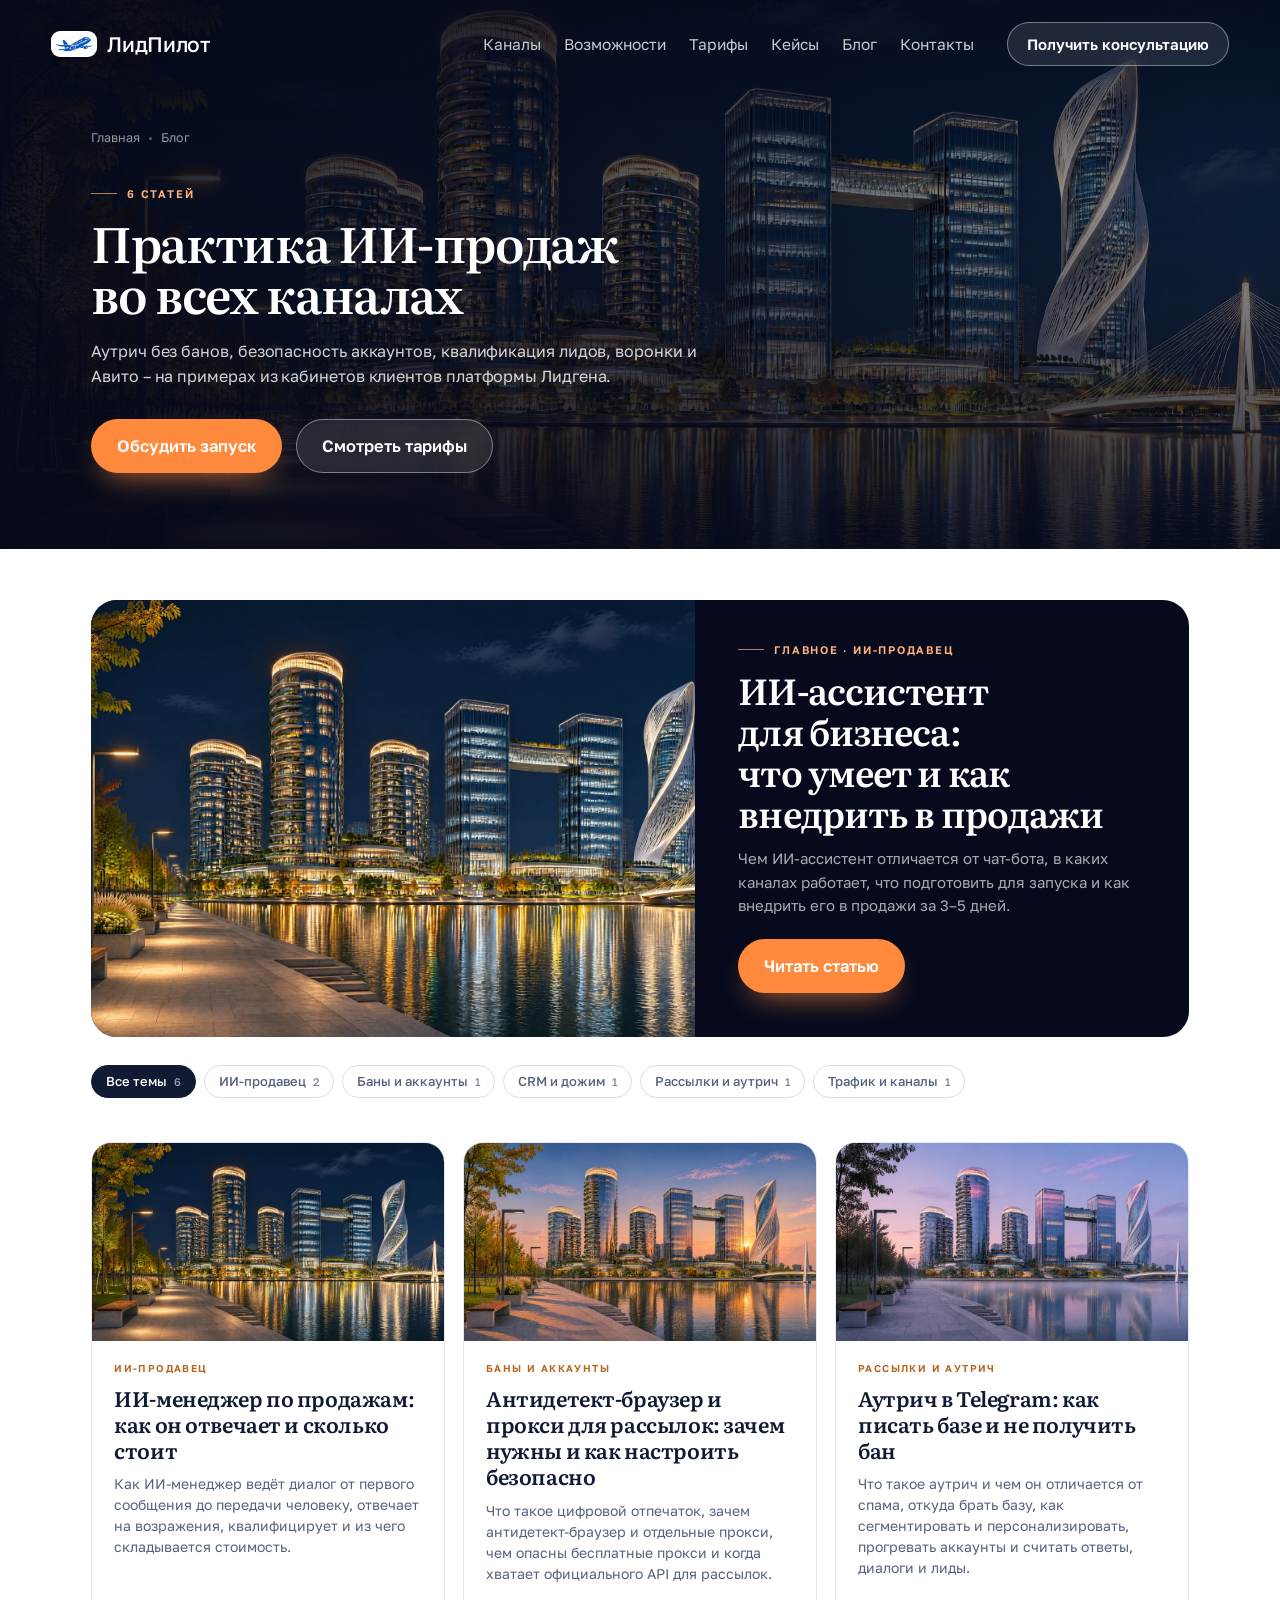
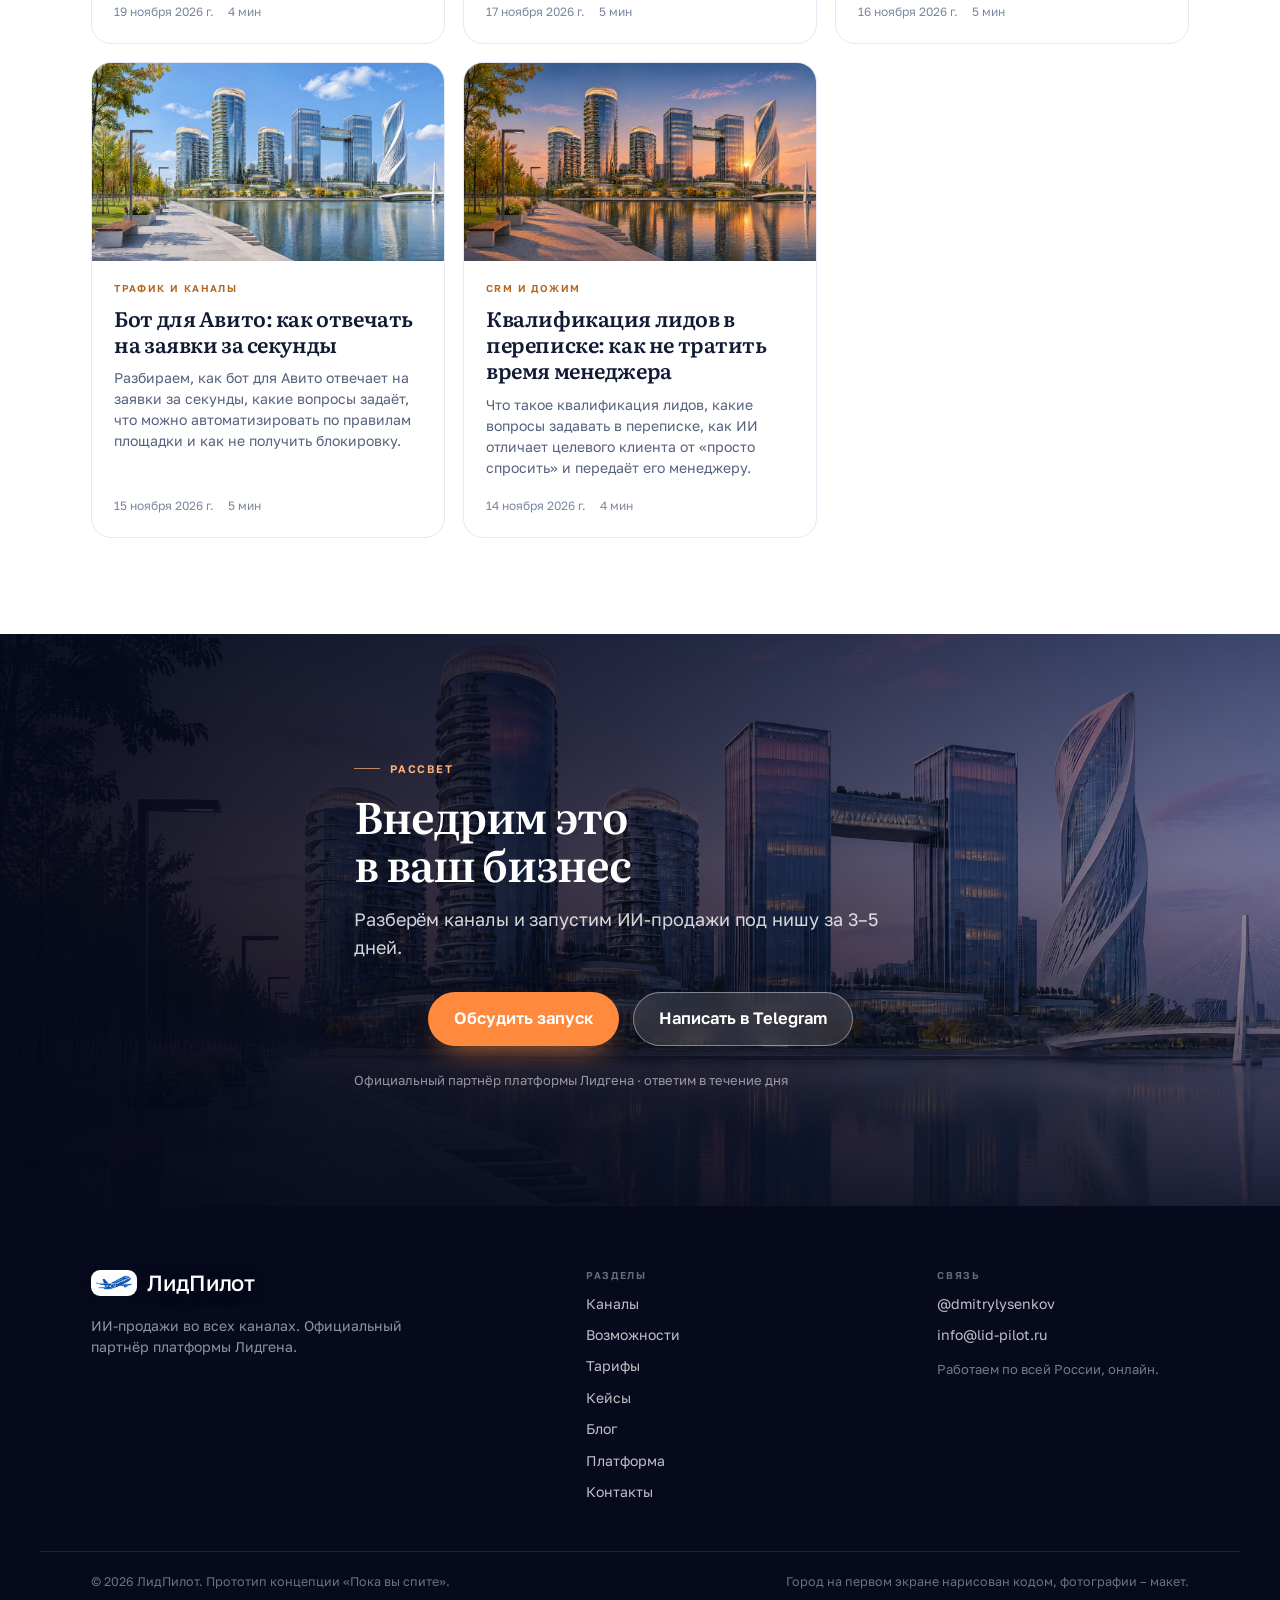
<file: blog/index.html>
<!DOCTYPE html><html lang="ru"> <head><script>document.documentElement.classList.add('js');</script><meta charset="utf-8"><meta name="viewport" content="width=device-width, initial-scale=1, viewport-fit=cover"><meta name="robots" content="noindex, nofollow"><title>Блог о ИИ-продажах – аутрич, аккаунты, CRM и каналы | ЛидПилот</title><meta name="description" content="Практика ИИ-продаж: как настроить ИИ-менеджера, писать базе без бана, готовить аккаунты, квалифицировать лидов и отвечать на Авито. Статьи ЛидПилота."><link rel="canonical" href="https://dmitryli52.github.io/lidpilot-noch/blog/"><meta name="theme-color" content="#060A1C"><meta property="og:type" content="website"><meta property="og:title" content="Блог о ИИ-продажах – аутрич, аккаунты, CRM и каналы | ЛидПилот"><meta property="og:description" content="Практика ИИ-продаж: как настроить ИИ-менеджера, писать базе без бана, готовить аккаунты, квалифицировать лидов и отвечать на Авито. Статьи ЛидПилота."><meta property="og:url" content="https://dmitryli52.github.io/lidpilot-noch/blog/"><meta property="og:image" content="https://dmitryli52.github.io/lidpilot-noch/assets/noch/og-noch.jpg"><meta property="og:image:width" content="1200"><meta property="og:image:height" content="630"><meta property="og:site_name" content="ЛидПилот"><link rel="icon" type="image/svg+xml" href="https://dmitryli52.github.io/lidpilot-noch/favicon.svg"><link rel="preconnect" href="https://fonts.googleapis.com"><link rel="preconnect" href="https://fonts.gstatic.com" crossorigin><link href="https://fonts.googleapis.com/css2?family=Literata:opsz,wght@7..72,500;7..72,600&family=Golos+Text:wght@400;500;600;700&display=swap&subset=cyrillic" rel="stylesheet"><link rel="stylesheet" href="https://dmitryli52.github.io/lidpilot-noch/assets/noch/noch.css?v=4"><script type="module" src="https://dmitryli52.github.io/lidpilot-noch/_astro/page.sJrt8mpm.js"></script></head> <body> <header class="top top_page" data-head> <div class="top__in"> <a class="logo" href="https://dmitryli52.github.io/lidpilot-noch/" aria-label="ЛидПилот – на главную"> <span class="logo__badge"><img src="https://dmitryli52.github.io/lidpilot-noch/assets/noch/logo-plane.png" alt="" width="44" height="18" decoding="async"></span>
ЛидПилот
</a> <nav class="nav" aria-label="Разделы"> <a href="https://dmitryli52.github.io/lidpilot-noch/#channels">Каналы</a><a href="https://dmitryli52.github.io/lidpilot-noch/vozmozhnosti/">Возможности</a><a href="https://dmitryli52.github.io/lidpilot-noch/tarify/">Тарифы</a><a href="https://dmitryli52.github.io/lidpilot-noch/keysy/">Кейсы</a><a href="https://dmitryli52.github.io/lidpilot-noch/blog/">Блог</a><a href="https://dmitryli52.github.io/lidpilot-noch/kontakty/">Контакты</a> </nav> <a class="btn btn_ghost top__cta" href="https://t.me/dmitrylysenkov" target="_blank" rel="noopener">Получить консультацию</a> <button class="burger" type="button" aria-label="Открыть меню" aria-expanded="false" aria-controls="mmenu"> <i></i><i></i><i></i> </button> </div> </header> <div class="mmenu" id="mmenu" hidden> <div class="mmenu__top"> <span class="logo logo_menu"> <span class="logo__badge"><img src="https://dmitryli52.github.io/lidpilot-noch/assets/noch/logo-plane.png" alt="" width="44" height="18" decoding="async"></span>
ЛидПилот
</span> <button class="mmenu__close" type="button" aria-label="Закрыть меню">×</button> </div> <nav class="mmenu__nav" aria-label="Разделы"> <a href="https://dmitryli52.github.io/lidpilot-noch/#channels">Каналы</a><a href="https://dmitryli52.github.io/lidpilot-noch/vozmozhnosti/">Возможности</a><a href="https://dmitryli52.github.io/lidpilot-noch/tarify/">Тарифы</a><a href="https://dmitryli52.github.io/lidpilot-noch/keysy/">Кейсы</a><a href="https://dmitryli52.github.io/lidpilot-noch/blog/">Блог</a><a href="https://dmitryli52.github.io/lidpilot-noch/kontakty/">Контакты</a> <a href="https://dmitryli52.github.io/lidpilot-noch/platforma/">Платформа</a> </nav> <p class="mmenu__note">ИИ-менеджер продаж в Telegram, WhatsApp, на Авито, Циан и сайте. Официальный партнёр платформы Лидгена.</p> <div class="mmenu__cta"> <a class="btn btn_sun" href="https://t.me/dmitrylysenkov" target="_blank" rel="noopener">Обсудить запуск</a> <a class="btn btn_ghost" href="mailto:info@lid-pilot.ru">info@lid-pilot.ru</a> </div> </div> <main>  <section class="phero phero_hero phero_slim"> <img class="phero__bg" src="https://dmitryli52.github.io/lidpilot-noch/assets/noch/city-night.webp" srcset="https://dmitryli52.github.io/lidpilot-noch/assets/noch/city-night.webp 1920w" sizes="100vw" alt="" width="1920" height="1080" fetchpriority="high" decoding="async" style="object-position:50% 44%"> <div class="phero__shade" aria-hidden="true"></div> <div class="wrap phero__in"> <nav class="phero__meta" aria-label="Хлебные крошки"> <a href="https://dmitryli52.github.io/lidpilot-noch/">Главная</a><i aria-hidden="true"></i><span>Блог</span> </nav> <span class="kicker kicker_light">6 статей</span> <h1>Практика ИИ-продаж во всех каналах</h1> <p class="lead">Аутрич без банов, безопасность аккаунтов, квалификация лидов, воронки и Авито – на примерах из кабинетов клиентов платформы Лидгена.</p> <div class="cta"> <a class="btn btn_sun" href="https://t.me/dmitrylysenkov" target="_blank" rel="noopener">Обсудить запуск</a> <a class="btn btn_ghost" href="https://dmitryli52.github.io/lidpilot-noch/tarify/">Смотреть тарифы</a> </div>  </div> </section> <section class="sec" style="padding-top:clamp(36px,4vw,56px)" id="blog"> <div class="wrap"> <a class="bfeat" href="https://dmitryli52.github.io/lidpilot-noch/blog/ii-assistent-dlya-biznesa/" data-in> <div class="bfeat__img"><img src="https://dmitryli52.github.io/lidpilot-noch/assets/noch/city-night.webp" alt="" width="1200" height="675" loading="eager" decoding="async"></div> <div class="bfeat__body"> <span class="kicker kicker_light">Главное · ИИ-продавец</span> <h2>ИИ-ассистент для бизнеса: что умеет и как внедрить в продажи</h2> <p>Чем ИИ-ассистент отличается от чат-бота, в каких каналах работает, что подготовить для запуска и как внедрить его в продажи за 3–5 дней.</p> <span class="btn btn_sun">Читать статью</span> </div> </a> <div class="bchips" data-chips> <button class="bchip is-on" type="button" data-t="">Все темы <i>6</i></button> <button class="bchip" type="button" data-t="ИИ-продавец">ИИ-продавец <i>2</i></button><button class="bchip" type="button" data-t="Баны и аккаунты">Баны и аккаунты <i>1</i></button><button class="bchip" type="button" data-t="CRM и дожим">CRM и дожим <i>1</i></button><button class="bchip" type="button" data-t="Рассылки и аутрич">Рассылки и аутрич <i>1</i></button><button class="bchip" type="button" data-t="Трафик и каналы">Трафик и каналы <i>1</i></button> </div> <div class="bgrid" data-bgrid> <a class="bcard" href="https://dmitryli52.github.io/lidpilot-noch/blog/ii-menedzher-po-prodazham/" data-cat="ИИ-продавец" data-in> <div class="bcard__img"><img src="https://dmitryli52.github.io/lidpilot-noch/assets/noch/city-night.webp" alt="" width="1200" height="675" loading="lazy" decoding="async"></div> <div class="bcard__b"> <span class="bcard__tag">ИИ-продавец</span> <h3>ИИ-менеджер по продажам: как он отвечает и сколько стоит</h3> <p>Как ИИ-менеджер ведёт диалог от первого сообщения до передачи человеку, отвечает на возражения, квалифицирует и из чего складывается стоимость.</p> <div class="bcard__m"><span>19 ноября 2026 г.</span><span>4 мин</span></div> </div> </a><a class="bcard" href="https://dmitryli52.github.io/lidpilot-noch/blog/antidetect-brauzer-i-proksi/" data-cat="Баны и аккаунты" data-in> <div class="bcard__img"><img src="https://dmitryli52.github.io/lidpilot-noch/assets/noch/city-sunset.webp" alt="" width="1200" height="675" loading="lazy" decoding="async"></div> <div class="bcard__b"> <span class="bcard__tag">Баны и аккаунты</span> <h3>Антидетект-браузер и прокси для рассылок: зачем нужны и как настроить безопасно</h3> <p>Что такое цифровой отпечаток, зачем антидетект-браузер и отдельные прокси, чем опасны бесплатные прокси и когда хватает официального API для рассылок.</p> <div class="bcard__m"><span>17 ноября 2026 г.</span><span>5 мин</span></div> </div> </a><a class="bcard" href="https://dmitryli52.github.io/lidpilot-noch/blog/autrich-v-telegram/" data-cat="Рассылки и аутрич" data-in> <div class="bcard__img"><img src="https://dmitryli52.github.io/lidpilot-noch/assets/noch/city-dawn.webp" alt="" width="1200" height="675" loading="lazy" decoding="async"></div> <div class="bcard__b"> <span class="bcard__tag">Рассылки и аутрич</span> <h3>Аутрич в Telegram: как писать базе и не получить бан</h3> <p>Что такое аутрич и чем он отличается от спама, откуда брать базу, как сегментировать и персонализировать, прогревать аккаунты и считать ответы, диалоги и лиды.</p> <div class="bcard__m"><span>16 ноября 2026 г.</span><span>5 мин</span></div> </div> </a><a class="bcard" href="https://dmitryli52.github.io/lidpilot-noch/blog/bot-dlya-avito/" data-cat="Трафик и каналы" data-in> <div class="bcard__img"><img src="https://dmitryli52.github.io/lidpilot-noch/assets/noch/city-day.webp" alt="" width="1200" height="675" loading="lazy" decoding="async"></div> <div class="bcard__b"> <span class="bcard__tag">Трафик и каналы</span> <h3>Бот для Авито: как отвечать на заявки за секунды</h3> <p>Разбираем, как бот для Авито отвечает на заявки за секунды, какие вопросы задаёт, что можно автоматизировать по правилам площадки и как не получить блокировку.</p> <div class="bcard__m"><span>15 ноября 2026 г.</span><span>5 мин</span></div> </div> </a><a class="bcard" href="https://dmitryli52.github.io/lidpilot-noch/blog/kvalifikaciya-lidov/" data-cat="CRM и дожим" data-in> <div class="bcard__img"><img src="https://dmitryli52.github.io/lidpilot-noch/assets/noch/city-sunset.webp" alt="" width="1200" height="675" loading="lazy" decoding="async"></div> <div class="bcard__b"> <span class="bcard__tag">CRM и дожим</span> <h3>Квалификация лидов в переписке: как не тратить время менеджера</h3> <p>Что такое квалификация лидов, какие вопросы задавать в переписке, как ИИ отличает целевого клиента от «просто спросить» и передаёт его менеджеру.</p> <div class="bcard__m"><span>14 ноября 2026 г.</span><span>4 мин</span></div> </div> </a> </div>  </div> </section> <section class="final" id="cta"> <img class="final__bg" src="https://dmitryli52.github.io/lidpilot-noch/assets/noch/city-dawn.webp" srcset="https://dmitryli52.github.io/lidpilot-noch/assets/noch/city-dawn.webp 1920w" sizes="100vw" alt="" width="1920" height="1080" loading="lazy" decoding="async"> <div class="final__shade" aria-hidden="true"></div> <div class="wrap final__in"> <span class="kicker kicker_light" data-in>Рассвет</span> <h2 data-in>Внедрим это в ваш бизнес</h2> <p class="lead lead_light" data-in style="--d:.08s">Разберём каналы и запустим ИИ-продажи под нишу за 3–5 дней.</p> <div class="cta cta_center" data-in style="--d:.14s"> <a class="btn btn_sun" href="https://t.me/dmitrylysenkov" target="_blank" rel="noopener">Обсудить запуск</a> <a class="btn btn_glass" href="https://t.me/dmitrylysenkov" target="_blank" rel="noopener">Написать в Telegram</a> </div> <p class="final__note" data-in style="--d:.2s">Официальный партнёр платформы Лидгена · ответим в течение дня</p> </div> </section> <script>
  (function () {
    var chips = document.querySelectorAll('[data-chips] .bchip');
    var cards = document.querySelectorAll('[data-bgrid] .bcard');
    chips.forEach(function (b) {
      b.addEventListener('click', function () {
        chips.forEach(function (x) { x.classList.remove('is-on'); });
        b.classList.add('is-on');
        var t = b.getAttribute('data-t');
        cards.forEach(function (c) {
          c.hidden = !!t && c.getAttribute('data-cat') !== t;
        });
      });
    });
  })();
  </script>  </main> <footer class="foot"> <div class="wrap foot__in"> <div class="foot__brand"> <a class="logo logo_foot" href="https://dmitryli52.github.io/lidpilot-noch/"> <span class="logo__badge"><img src="https://dmitryli52.github.io/lidpilot-noch/assets/noch/logo-plane.png" alt="" width="44" height="18" decoding="async"></span> ЛидПилот </a> <p>ИИ-продажи во всех каналах. Официальный партнёр платформы Лидгена.</p> </div> <nav class="foot__nav" aria-label="Разделы сайта"> <span>Разделы</span> <a href="https://dmitryli52.github.io/lidpilot-noch/#channels">Каналы</a><a href="https://dmitryli52.github.io/lidpilot-noch/vozmozhnosti/">Возможности</a><a href="https://dmitryli52.github.io/lidpilot-noch/tarify/">Тарифы</a><a href="https://dmitryli52.github.io/lidpilot-noch/keysy/">Кейсы</a><a href="https://dmitryli52.github.io/lidpilot-noch/blog/">Блог</a><a href="https://dmitryli52.github.io/lidpilot-noch/platforma/">Платформа</a><a href="https://dmitryli52.github.io/lidpilot-noch/kontakty/">Контакты</a> </nav> <div class="foot__contacts"> <span>Связь</span> <a href="https://t.me/dmitrylysenkov" target="_blank" rel="noopener">@dmitrylysenkov</a> <a href="mailto:info@lid-pilot.ru">info@lid-pilot.ru</a> <p>Работаем по всей России, онлайн.</p> </div> </div> <div class="wrap foot__bottom"> <span>© 2026 ЛидПилот. Прототип концепции «Пока вы спите».</span> <span>Город на первом экране нарисован кодом, фотографии – макет.</span> </div> </footer> <script>
(function () {
  var q = function (s) { return document.querySelector(s); };
  var qa = function (s) { return [].slice.call(document.querySelectorAll(s)); };

  var head = q('[data-head]');
  function stuck() {
    if (head) head.classList.toggle('is-stuck', scrollY > 40);
  }
  stuck();
  addEventListener('scroll', stuck, { passive: true });

  var burger = q('.burger'), mmenu = q('#mmenu'), mclose = q('.mmenu__close');
  function setMenu(open) {
    if (!mmenu) return;
    mmenu.hidden = !open;
    if (burger) burger.setAttribute('aria-expanded', open ? 'true' : 'false');
    document.documentElement.style.overflow = open ? 'hidden' : '';
  }
  if (burger && mmenu) {
    burger.addEventListener('click', function () { setMenu(mmenu.hidden); });
    if (mclose) mclose.addEventListener('click', function () { setMenu(false); });
    qa('#mmenu a').forEach(function (a) { a.addEventListener('click', function () { setMenu(false); }); });
    addEventListener('keydown', function (e) { if (e.key === 'Escape' && !mmenu.hidden) setMenu(false); });
  }

  var items = qa('[data-in]');
  if ('IntersectionObserver' in window && items.length) {
    var io = new IntersectionObserver(function (entries) {
      entries.forEach(function (en) {
        if (en.isIntersecting) { en.target.classList.add('in'); io.unobserve(en.target); }
      });
    }, { threshold: 0.14, rootMargin: '0px 0px -6% 0px' });
    items.forEach(function (el) { io.observe(el); });
  } else {
    items.forEach(function (el) { el.classList.add('in'); });
  }

  qa('form[data-demo]').forEach(function (f) {
    f.addEventListener('submit', function (e) {
      e.preventDefault();
      var ok = f.querySelector('.form__ok');
      if (ok) ok.hidden = false;
      f.querySelectorAll('input,textarea,select,button').forEach(function (el) { el.disabled = true; });
    });
  });

  qa('a[href^="#"]').forEach(function (a) {
    a.addEventListener('click', function () {
      var id = a.getAttribute('href').slice(1);
      var el = id && document.getElementById(id);
      if (el) {
        setMenu(false);
        setTimeout(function () { el.focus({ preventScroll: true }); }, 0);
      }
    });
  });
})();
</script> </body> </html>
</file>
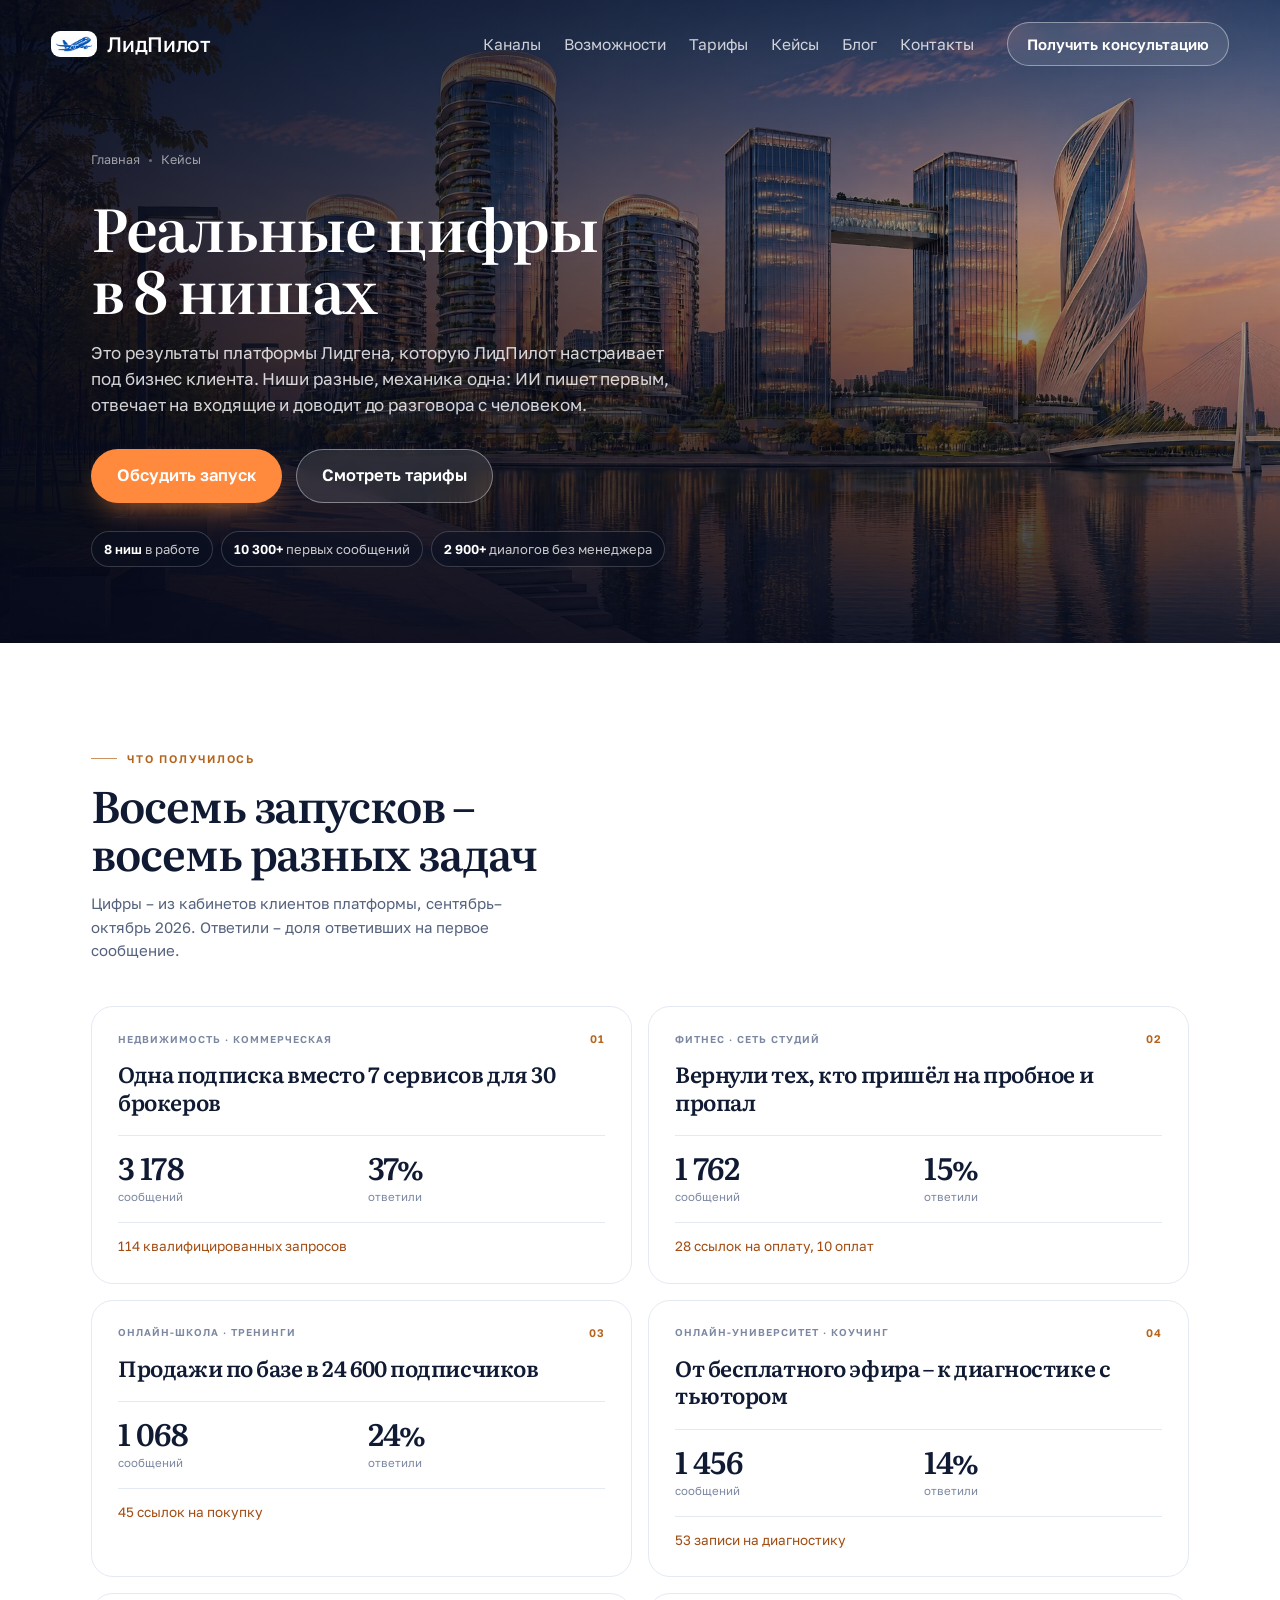
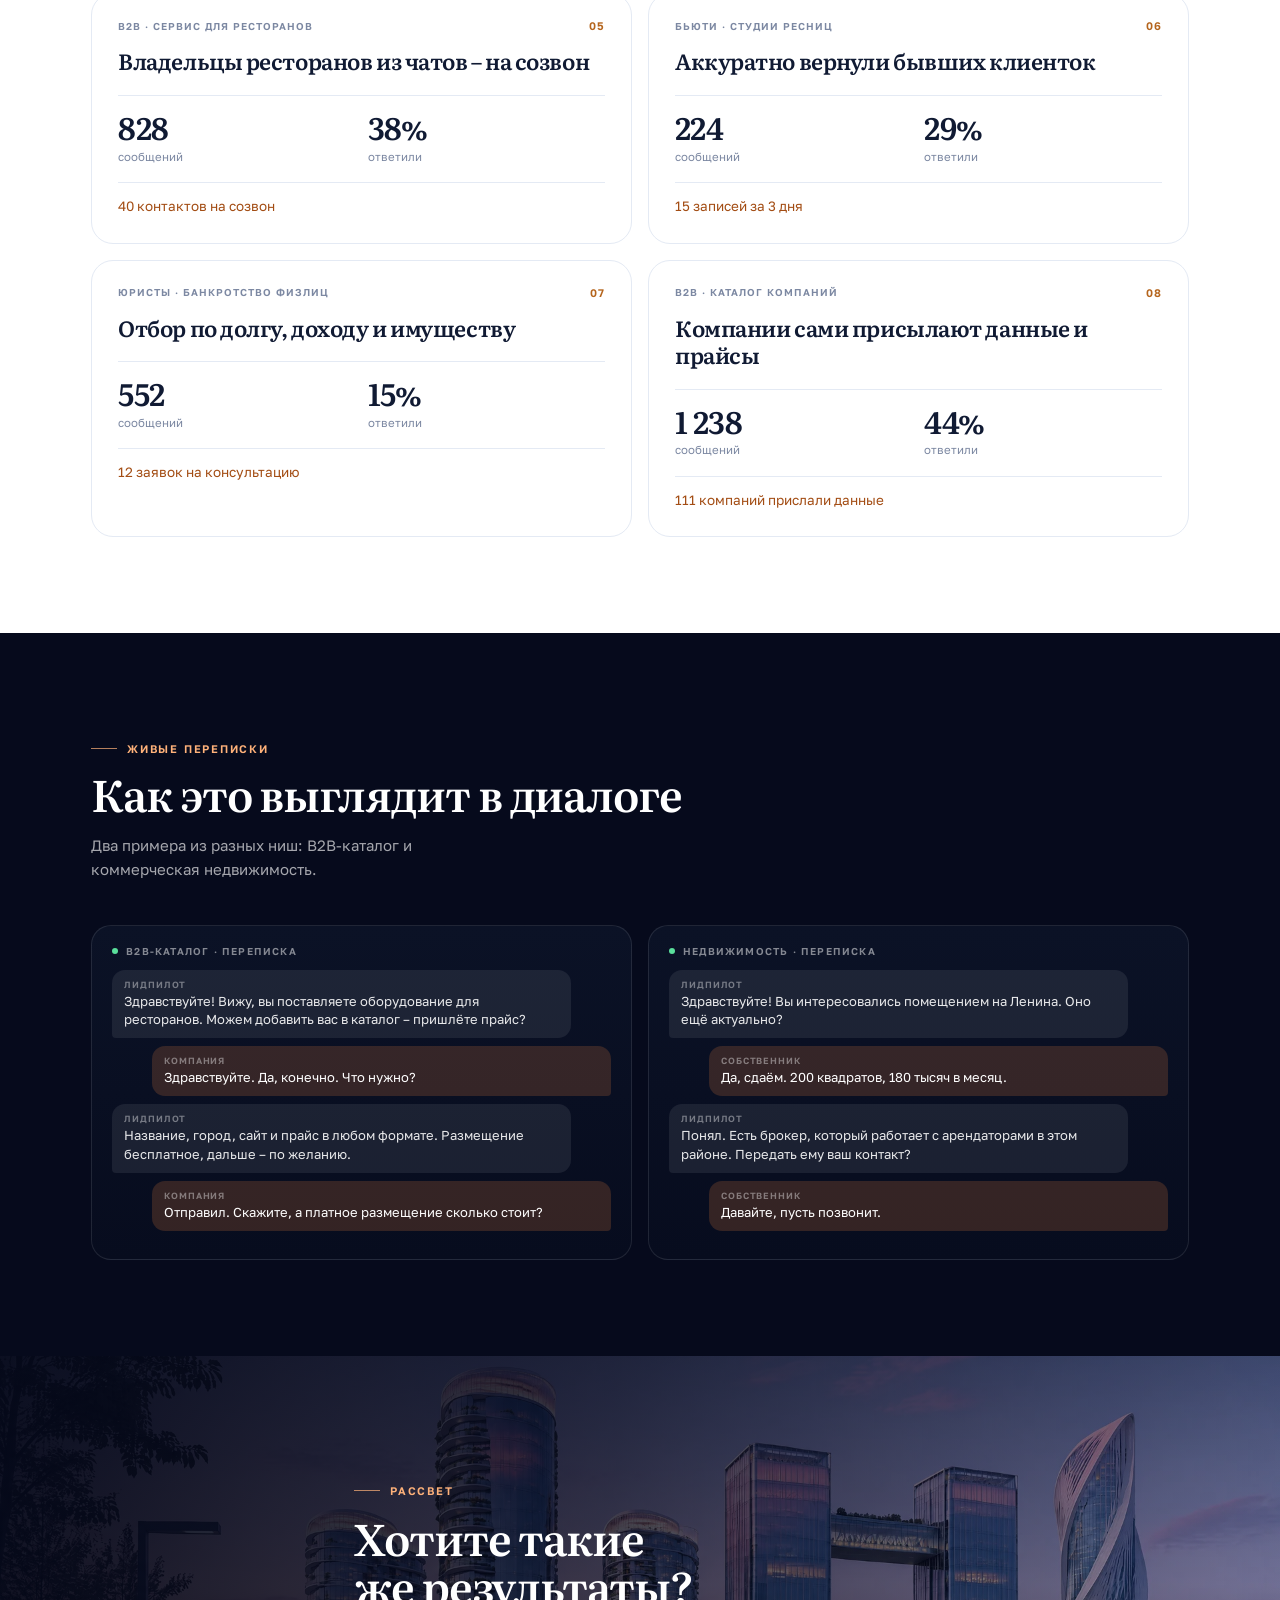
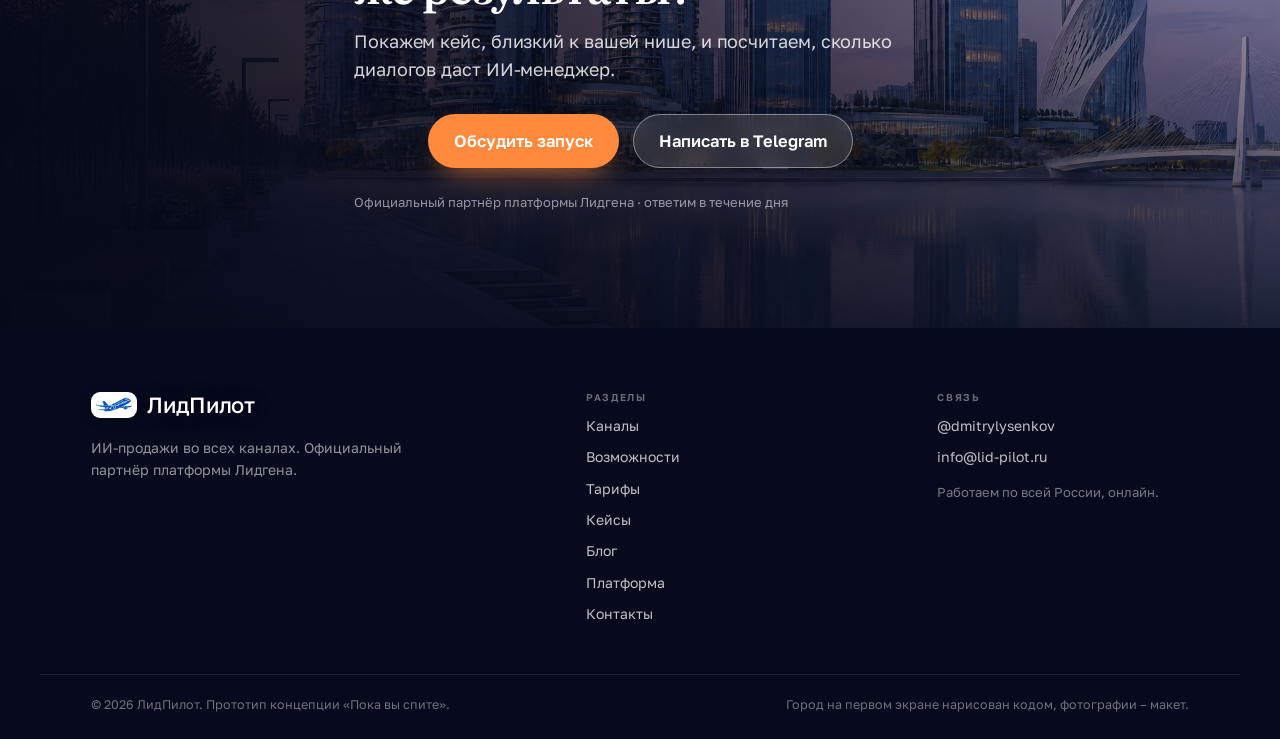
<file: keysy/index.html>
<!DOCTYPE html><html lang="ru"> <head><script>document.documentElement.classList.add('js');</script><meta charset="utf-8"><meta name="viewport" content="width=device-width, initial-scale=1, viewport-fit=cover"><meta name="robots" content="noindex, nofollow"><title>Кейсы ИИ-менеджера продаж – реальные цифры в 8 нишах | ЛидПилот</title><meta name="description" content="Восемь кейсов платформы Лидгена: недвижимость, фитнес, онлайн-школы, B2B, бьюти, юристы. Сколько сообщений отправили, сколько ответили и что получили."><link rel="canonical" href="https://dmitryli52.github.io/lidpilot-noch/keysy/"><meta name="theme-color" content="#060A1C"><meta property="og:type" content="website"><meta property="og:title" content="Кейсы ИИ-менеджера продаж – реальные цифры в 8 нишах | ЛидПилот"><meta property="og:description" content="Восемь кейсов платформы Лидгена: недвижимость, фитнес, онлайн-школы, B2B, бьюти, юристы. Сколько сообщений отправили, сколько ответили и что получили."><meta property="og:url" content="https://dmitryli52.github.io/lidpilot-noch/keysy/"><meta property="og:image" content="https://dmitryli52.github.io/lidpilot-noch/assets/noch/og-noch.jpg"><meta property="og:image:width" content="1200"><meta property="og:image:height" content="630"><meta property="og:site_name" content="ЛидПилот"><link rel="icon" type="image/svg+xml" href="https://dmitryli52.github.io/lidpilot-noch/favicon.svg"><link rel="preconnect" href="https://fonts.googleapis.com"><link rel="preconnect" href="https://fonts.gstatic.com" crossorigin><link href="https://fonts.googleapis.com/css2?family=Literata:opsz,wght@7..72,500;7..72,600&family=Golos+Text:wght@400;500;600;700&display=swap&subset=cyrillic" rel="stylesheet"><link rel="stylesheet" href="https://dmitryli52.github.io/lidpilot-noch/assets/noch/noch.css?v=4"><script type="module" src="https://dmitryli52.github.io/lidpilot-noch/_astro/page.sJrt8mpm.js"></script></head> <body> <header class="top top_page" data-head> <div class="top__in"> <a class="logo" href="https://dmitryli52.github.io/lidpilot-noch/" aria-label="ЛидПилот – на главную"> <span class="logo__badge"><img src="https://dmitryli52.github.io/lidpilot-noch/assets/noch/logo-plane.png" alt="" width="44" height="18" decoding="async"></span>
ЛидПилот
</a> <nav class="nav" aria-label="Разделы"> <a href="https://dmitryli52.github.io/lidpilot-noch/#channels">Каналы</a><a href="https://dmitryli52.github.io/lidpilot-noch/vozmozhnosti/">Возможности</a><a href="https://dmitryli52.github.io/lidpilot-noch/tarify/">Тарифы</a><a href="https://dmitryli52.github.io/lidpilot-noch/keysy/">Кейсы</a><a href="https://dmitryli52.github.io/lidpilot-noch/blog/">Блог</a><a href="https://dmitryli52.github.io/lidpilot-noch/kontakty/">Контакты</a> </nav> <a class="btn btn_ghost top__cta" href="https://t.me/dmitrylysenkov" target="_blank" rel="noopener">Получить консультацию</a> <button class="burger" type="button" aria-label="Открыть меню" aria-expanded="false" aria-controls="mmenu"> <i></i><i></i><i></i> </button> </div> </header> <div class="mmenu" id="mmenu" hidden> <div class="mmenu__top"> <span class="logo logo_menu"> <span class="logo__badge"><img src="https://dmitryli52.github.io/lidpilot-noch/assets/noch/logo-plane.png" alt="" width="44" height="18" decoding="async"></span>
ЛидПилот
</span> <button class="mmenu__close" type="button" aria-label="Закрыть меню">×</button> </div> <nav class="mmenu__nav" aria-label="Разделы"> <a href="https://dmitryli52.github.io/lidpilot-noch/#channels">Каналы</a><a href="https://dmitryli52.github.io/lidpilot-noch/vozmozhnosti/">Возможности</a><a href="https://dmitryli52.github.io/lidpilot-noch/tarify/">Тарифы</a><a href="https://dmitryli52.github.io/lidpilot-noch/keysy/">Кейсы</a><a href="https://dmitryli52.github.io/lidpilot-noch/blog/">Блог</a><a href="https://dmitryli52.github.io/lidpilot-noch/kontakty/">Контакты</a> <a href="https://dmitryli52.github.io/lidpilot-noch/platforma/">Платформа</a> </nav> <p class="mmenu__note">ИИ-менеджер продаж в Telegram, WhatsApp, на Авито, Циан и сайте. Официальный партнёр платформы Лидгена.</p> <div class="mmenu__cta"> <a class="btn btn_sun" href="https://t.me/dmitrylysenkov" target="_blank" rel="noopener">Обсудить запуск</a> <a class="btn btn_ghost" href="mailto:info@lid-pilot.ru">info@lid-pilot.ru</a> </div> </div> <main>  <section class="phero phero_dusk"> <img class="phero__bg" src="https://dmitryli52.github.io/lidpilot-noch/assets/noch/city-sunset.webp" srcset="https://dmitryli52.github.io/lidpilot-noch/assets/noch/city-sunset.webp 1920w" sizes="100vw" alt="" width="1920" height="1080" fetchpriority="high" decoding="async" style="object-position:50% 46%"> <div class="phero__shade" aria-hidden="true"></div> <div class="wrap phero__in"> <nav class="phero__meta" aria-label="Хлебные крошки"> <a href="https://dmitryli52.github.io/lidpilot-noch/">Главная</a><i aria-hidden="true"></i><span>Кейсы</span> </nav> <span class="kicker kicker_light" hidden>Кейсы</span> <h1>Реальные цифры в 8 нишах</h1> <p class="lead">Это результаты платформы Лидгена, которую ЛидПилот настраивает под бизнес клиента. Ниши разные, механика одна: ИИ пишет первым, отвечает на входящие и доводит до разговора с человеком.</p> <div class="cta"> <a class="btn btn_sun" href="https://t.me/dmitrylysenkov" target="_blank" rel="noopener">Обсудить запуск</a> <a class="btn btn_ghost" href="https://dmitryli52.github.io/lidpilot-noch/tarify/">Смотреть тарифы</a> </div> <p class="phero__facts"><span><b>8 ниш</b> в работе</span><span><b>10 300+</b> первых сообщений</span><span><b>2 900+</b> диалогов без менеджера</span></p> </div> </section> <section class="sec" id="cases"> <div class="wrap"> <div class="sec__head"> <span class="kicker" data-in>Что получилось</span> <h2 data-in>Восемь запусков – восемь разных задач</h2> <p class="sec__note" data-in>Цифры – из кабинетов клиентов платформы, сентябрь–октябрь 2026. Ответили – доля ответивших на первое сообщение.</p> </div> <div class="casegrid"> <article class="casecard" data-in style="--d:0s"> <div class="casecard__top"><span>Недвижимость · коммерческая</span><b>01</b></div> <h3>Одна подписка вместо 7 сервисов для 30 брокеров</h3> <div class="casecard__m"> <div><b>3 178</b><span>сообщений</span></div> <div><b>37%</b><span>ответили</span></div> </div> <p class="casecard__res">114 квалифицированных запросов</p> </article><article class="casecard" data-in style="--d:0.07s"> <div class="casecard__top"><span>Фитнес · сеть студий</span><b>02</b></div> <h3>Вернули тех, кто пришёл на пробное и пропал</h3> <div class="casecard__m"> <div><b>1 762</b><span>сообщений</span></div> <div><b>15%</b><span>ответили</span></div> </div> <p class="casecard__res">28 ссылок на оплату, 10 оплат</p> </article><article class="casecard" data-in style="--d:0s"> <div class="casecard__top"><span>Онлайн-школа · тренинги</span><b>03</b></div> <h3>Продажи по базе в 24 600 подписчиков</h3> <div class="casecard__m"> <div><b>1 068</b><span>сообщений</span></div> <div><b>24%</b><span>ответили</span></div> </div> <p class="casecard__res">45 ссылок на покупку</p> </article><article class="casecard" data-in style="--d:0.07s"> <div class="casecard__top"><span>Онлайн-университет · коучинг</span><b>04</b></div> <h3>От бесплатного эфира – к диагностике с тьютором</h3> <div class="casecard__m"> <div><b>1 456</b><span>сообщений</span></div> <div><b>14%</b><span>ответили</span></div> </div> <p class="casecard__res">53 записи на диагностику</p> </article><article class="casecard" data-in style="--d:0s"> <div class="casecard__top"><span>B2B · сервис для ресторанов</span><b>05</b></div> <h3>Владельцы ресторанов из чатов – на созвон</h3> <div class="casecard__m"> <div><b>828</b><span>сообщений</span></div> <div><b>38%</b><span>ответили</span></div> </div> <p class="casecard__res">40 контактов на созвон</p> </article><article class="casecard" data-in style="--d:0.07s"> <div class="casecard__top"><span>Бьюти · студии ресниц</span><b>06</b></div> <h3>Аккуратно вернули бывших клиенток</h3> <div class="casecard__m"> <div><b>224</b><span>сообщений</span></div> <div><b>29%</b><span>ответили</span></div> </div> <p class="casecard__res">15 записей за 3 дня</p> </article><article class="casecard" data-in style="--d:0s"> <div class="casecard__top"><span>Юристы · банкротство физлиц</span><b>07</b></div> <h3>Отбор по долгу, доходу и имуществу</h3> <div class="casecard__m"> <div><b>552</b><span>сообщений</span></div> <div><b>15%</b><span>ответили</span></div> </div> <p class="casecard__res">12 заявок на консультацию</p> </article><article class="casecard" data-in style="--d:0.07s"> <div class="casecard__top"><span>B2B · каталог компаний</span><b>08</b></div> <h3>Компании сами присылают данные и прайсы</h3> <div class="casecard__m"> <div><b>1 238</b><span>сообщений</span></div> <div><b>44%</b><span>ответили</span></div> </div> <p class="casecard__res">111 компаний прислали данные</p> </article> </div> </div> </section> <section class="sec sec_dark" id="dialogs"> <div class="wrap"> <div class="sec__head"> <span class="kicker kicker_light" data-in>Живые переписки</span> <h2 data-in>Как это выглядит в диалоге</h2> <p class="sec__note" data-in>Два примера из разных ниш: B2B-каталог и коммерческая недвижимость.</p> </div> <div class="casedialogs"> <div class="show__mock" data-in> <div class="show__mock_h"><i></i>B2B-каталог · переписка</div> <div class="mbub"><small>ЛидПилот</small>Здравствуйте! Вижу, вы поставляете оборудование для ресторанов. Можем добавить вас в каталог – пришлёте прайс?</div> <div class="mbub mbub_me"><small>Компания</small>Здравствуйте. Да, конечно. Что нужно?</div> <div class="mbub"><small>ЛидПилот</small>Название, город, сайт и прайс в любом формате. Размещение бесплатное, дальше – по желанию.</div> <div class="mbub mbub_me"><small>Компания</small>Отправил. Скажите, а платное размещение сколько стоит?</div> </div> <div class="show__mock" data-in style="--d:.08s"> <div class="show__mock_h"><i></i>Недвижимость · переписка</div> <div class="mbub"><small>ЛидПилот</small>Здравствуйте! Вы интересовались помещением на Ленина. Оно ещё актуально?</div> <div class="mbub mbub_me"><small>Собственник</small>Да, сдаём. 200 квадратов, 180 тысяч в месяц.</div> <div class="mbub"><small>ЛидПилот</small>Понял. Есть брокер, который работает с арендаторами в этом районе. Передать ему ваш контакт?</div> <div class="mbub mbub_me"><small>Собственник</small>Давайте, пусть позвонит.</div> </div> </div> </div> </section> <section class="final" id="cta"> <img class="final__bg" src="https://dmitryli52.github.io/lidpilot-noch/assets/noch/city-dawn.webp" srcset="https://dmitryli52.github.io/lidpilot-noch/assets/noch/city-dawn.webp 1920w" sizes="100vw" alt="" width="1920" height="1080" loading="lazy" decoding="async"> <div class="final__shade" aria-hidden="true"></div> <div class="wrap final__in"> <span class="kicker kicker_light" data-in>Рассвет</span> <h2 data-in>Хотите такие же результаты?</h2> <p class="lead lead_light" data-in style="--d:.08s">Покажем кейс, близкий к вашей нише, и посчитаем, сколько диалогов даст ИИ-менеджер.</p> <div class="cta cta_center" data-in style="--d:.14s"> <a class="btn btn_sun" href="https://t.me/dmitrylysenkov" target="_blank" rel="noopener">Обсудить запуск</a> <a class="btn btn_glass" href="https://t.me/dmitrylysenkov" target="_blank" rel="noopener">Написать в Telegram</a> </div> <p class="final__note" data-in style="--d:.2s">Официальный партнёр платформы Лидгена · ответим в течение дня</p> </div> </section>  </main> <footer class="foot"> <div class="wrap foot__in"> <div class="foot__brand"> <a class="logo logo_foot" href="https://dmitryli52.github.io/lidpilot-noch/"> <span class="logo__badge"><img src="https://dmitryli52.github.io/lidpilot-noch/assets/noch/logo-plane.png" alt="" width="44" height="18" decoding="async"></span> ЛидПилот </a> <p>ИИ-продажи во всех каналах. Официальный партнёр платформы Лидгена.</p> </div> <nav class="foot__nav" aria-label="Разделы сайта"> <span>Разделы</span> <a href="https://dmitryli52.github.io/lidpilot-noch/#channels">Каналы</a><a href="https://dmitryli52.github.io/lidpilot-noch/vozmozhnosti/">Возможности</a><a href="https://dmitryli52.github.io/lidpilot-noch/tarify/">Тарифы</a><a href="https://dmitryli52.github.io/lidpilot-noch/keysy/">Кейсы</a><a href="https://dmitryli52.github.io/lidpilot-noch/blog/">Блог</a><a href="https://dmitryli52.github.io/lidpilot-noch/platforma/">Платформа</a><a href="https://dmitryli52.github.io/lidpilot-noch/kontakty/">Контакты</a> </nav> <div class="foot__contacts"> <span>Связь</span> <a href="https://t.me/dmitrylysenkov" target="_blank" rel="noopener">@dmitrylysenkov</a> <a href="mailto:info@lid-pilot.ru">info@lid-pilot.ru</a> <p>Работаем по всей России, онлайн.</p> </div> </div> <div class="wrap foot__bottom"> <span>© 2026 ЛидПилот. Прототип концепции «Пока вы спите».</span> <span>Город на первом экране нарисован кодом, фотографии – макет.</span> </div> </footer> <script>
(function () {
  var q = function (s) { return document.querySelector(s); };
  var qa = function (s) { return [].slice.call(document.querySelectorAll(s)); };

  var head = q('[data-head]');
  function stuck() {
    if (head) head.classList.toggle('is-stuck', scrollY > 40);
  }
  stuck();
  addEventListener('scroll', stuck, { passive: true });

  var burger = q('.burger'), mmenu = q('#mmenu'), mclose = q('.mmenu__close');
  function setMenu(open) {
    if (!mmenu) return;
    mmenu.hidden = !open;
    if (burger) burger.setAttribute('aria-expanded', open ? 'true' : 'false');
    document.documentElement.style.overflow = open ? 'hidden' : '';
  }
  if (burger && mmenu) {
    burger.addEventListener('click', function () { setMenu(mmenu.hidden); });
    if (mclose) mclose.addEventListener('click', function () { setMenu(false); });
    qa('#mmenu a').forEach(function (a) { a.addEventListener('click', function () { setMenu(false); }); });
    addEventListener('keydown', function (e) { if (e.key === 'Escape' && !mmenu.hidden) setMenu(false); });
  }

  var items = qa('[data-in]');
  if ('IntersectionObserver' in window && items.length) {
    var io = new IntersectionObserver(function (entries) {
      entries.forEach(function (en) {
        if (en.isIntersecting) { en.target.classList.add('in'); io.unobserve(en.target); }
      });
    }, { threshold: 0.14, rootMargin: '0px 0px -6% 0px' });
    items.forEach(function (el) { io.observe(el); });
  } else {
    items.forEach(function (el) { el.classList.add('in'); });
  }

  qa('form[data-demo]').forEach(function (f) {
    f.addEventListener('submit', function (e) {
      e.preventDefault();
      var ok = f.querySelector('.form__ok');
      if (ok) ok.hidden = false;
      f.querySelectorAll('input,textarea,select,button').forEach(function (el) { el.disabled = true; });
    });
  });

  qa('a[href^="#"]').forEach(function (a) {
    a.addEventListener('click', function () {
      var id = a.getAttribute('href').slice(1);
      var el = id && document.getElementById(id);
      if (el) {
        setMenu(false);
        setTimeout(function () { el.focus({ preventScroll: true }); }, 0);
      }
    });
  });
})();
</script> </body> </html>
</file>
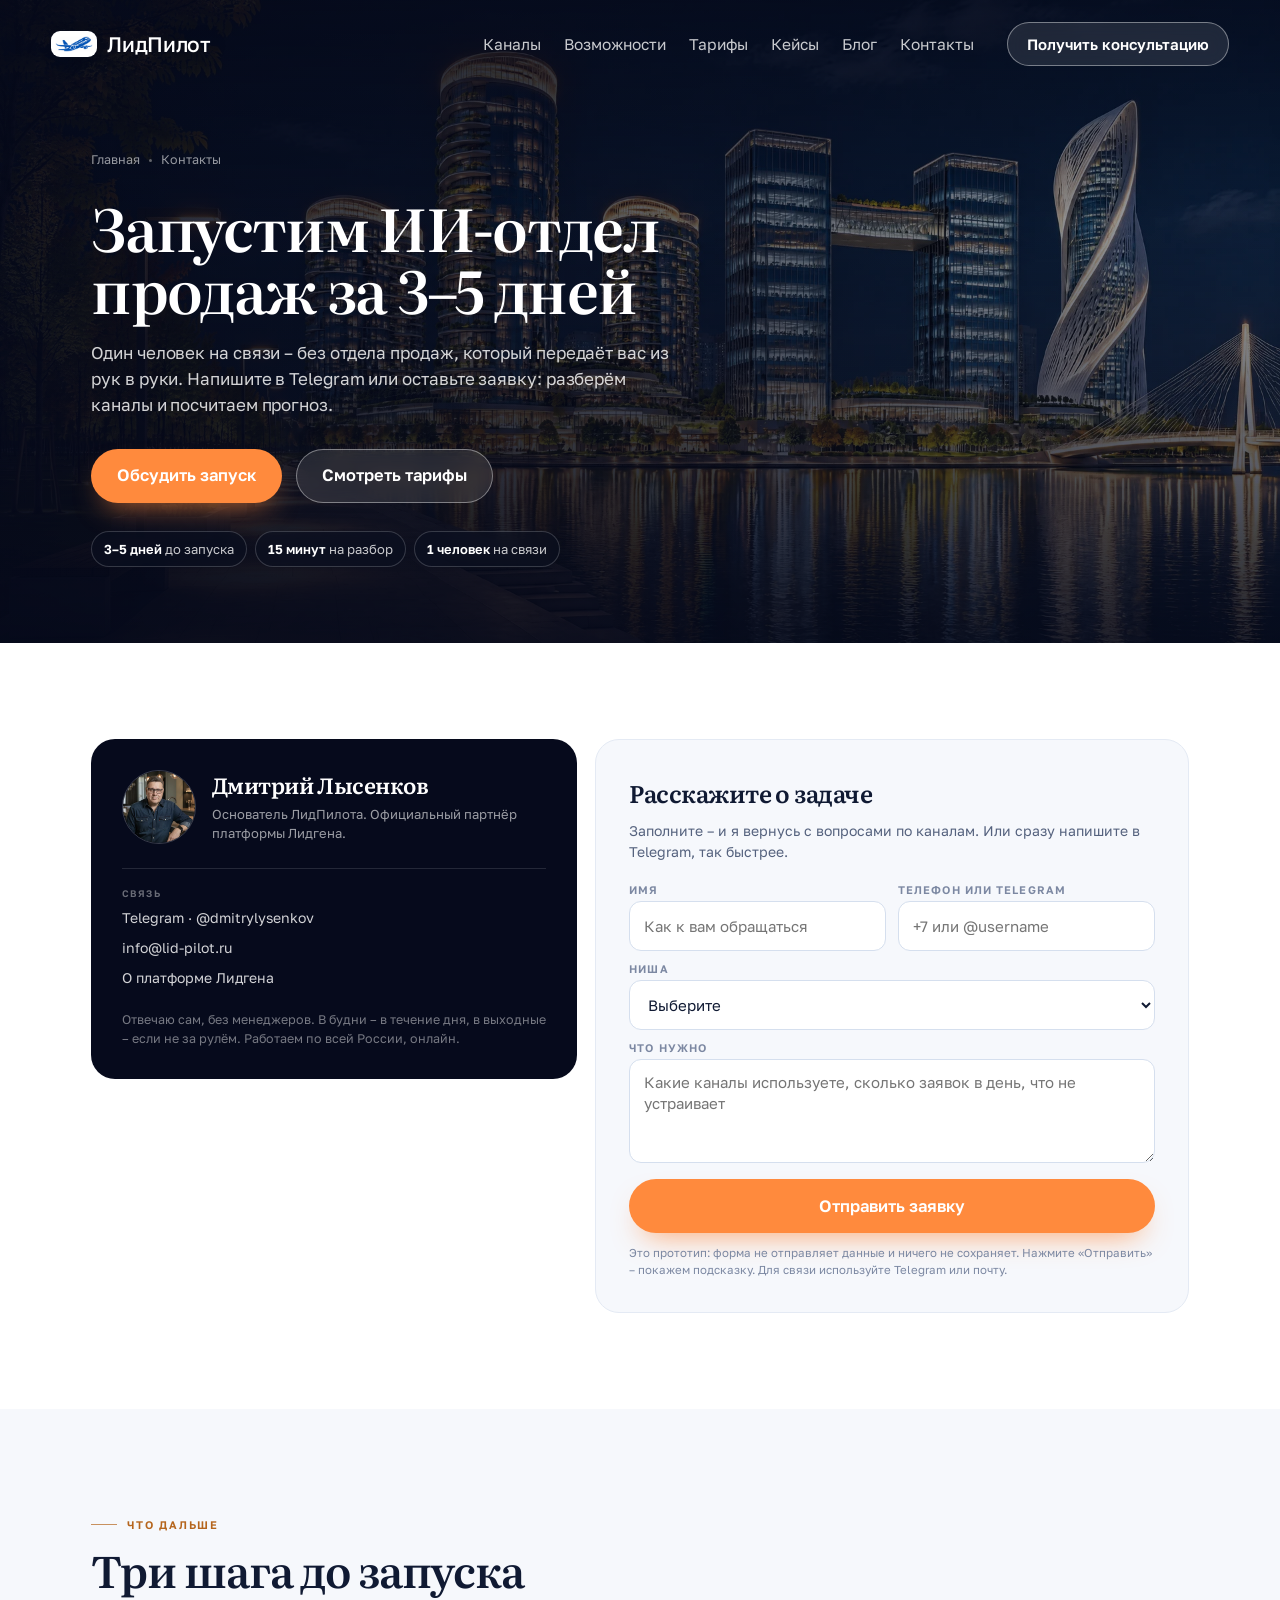
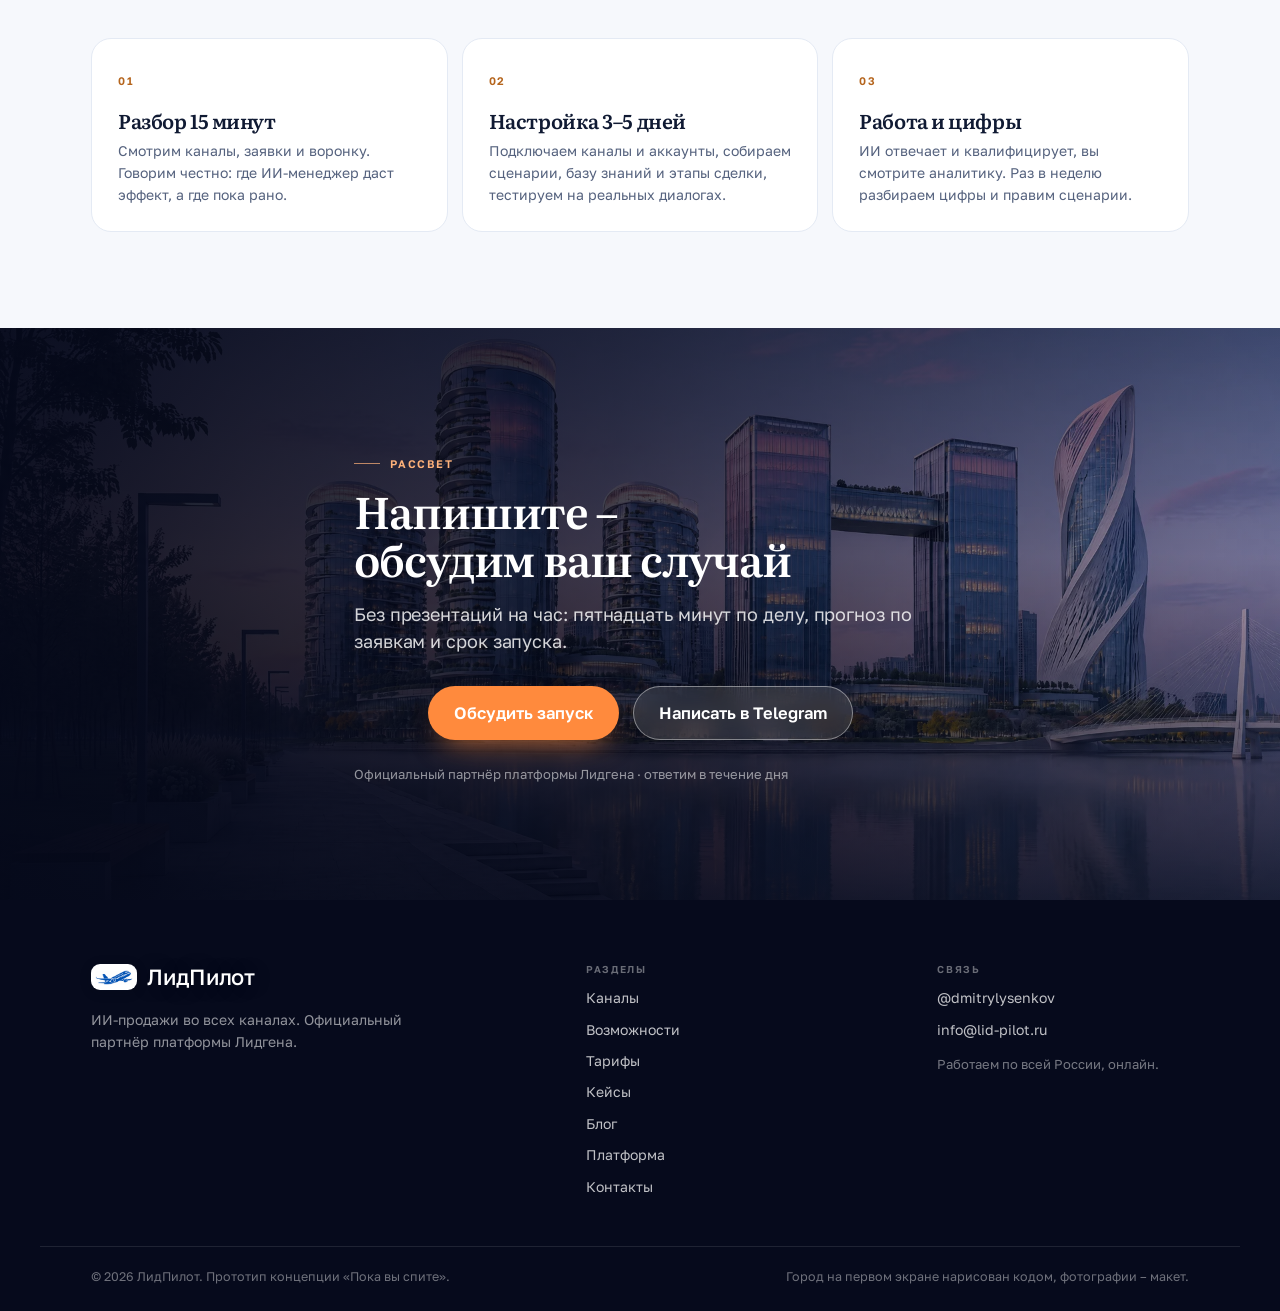
<file: kontakty/index.html>
<!DOCTYPE html><html lang="ru"> <head><script>document.documentElement.classList.add('js');</script><meta charset="utf-8"><meta name="viewport" content="width=device-width, initial-scale=1, viewport-fit=cover"><meta name="robots" content="noindex, nofollow"><title>Контакты ЛидПилота – запустить ИИ-отдел продаж | Telegram</title><meta name="description" content="Свяжитесь с ЛидПилотом: подключим и настроим ИИ-менеджера продаж на платформе Лидгена. Telegram, почта и заявка на разбор."><link rel="canonical" href="https://dmitryli52.github.io/lidpilot-noch/kontakty/"><meta name="theme-color" content="#060A1C"><meta property="og:type" content="website"><meta property="og:title" content="Контакты ЛидПилота – запустить ИИ-отдел продаж | Telegram"><meta property="og:description" content="Свяжитесь с ЛидПилотом: подключим и настроим ИИ-менеджера продаж на платформе Лидгена. Telegram, почта и заявка на разбор."><meta property="og:url" content="https://dmitryli52.github.io/lidpilot-noch/kontakty/"><meta property="og:image" content="https://dmitryli52.github.io/lidpilot-noch/assets/noch/og-noch.jpg"><meta property="og:image:width" content="1200"><meta property="og:image:height" content="630"><meta property="og:site_name" content="ЛидПилот"><link rel="icon" type="image/svg+xml" href="https://dmitryli52.github.io/lidpilot-noch/favicon.svg"><link rel="preconnect" href="https://fonts.googleapis.com"><link rel="preconnect" href="https://fonts.gstatic.com" crossorigin><link href="https://fonts.googleapis.com/css2?family=Literata:opsz,wght@7..72,500;7..72,600&family=Golos+Text:wght@400;500;600;700&display=swap&subset=cyrillic" rel="stylesheet"><link rel="stylesheet" href="https://dmitryli52.github.io/lidpilot-noch/assets/noch/noch.css?v=4"><script type="module" src="https://dmitryli52.github.io/lidpilot-noch/_astro/page.sJrt8mpm.js"></script></head> <body> <header class="top top_page" data-head> <div class="top__in"> <a class="logo" href="https://dmitryli52.github.io/lidpilot-noch/" aria-label="ЛидПилот – на главную"> <span class="logo__badge"><img src="https://dmitryli52.github.io/lidpilot-noch/assets/noch/logo-plane.png" alt="" width="44" height="18" decoding="async"></span>
ЛидПилот
</a> <nav class="nav" aria-label="Разделы"> <a href="https://dmitryli52.github.io/lidpilot-noch/#channels">Каналы</a><a href="https://dmitryli52.github.io/lidpilot-noch/vozmozhnosti/">Возможности</a><a href="https://dmitryli52.github.io/lidpilot-noch/tarify/">Тарифы</a><a href="https://dmitryli52.github.io/lidpilot-noch/keysy/">Кейсы</a><a href="https://dmitryli52.github.io/lidpilot-noch/blog/">Блог</a><a href="https://dmitryli52.github.io/lidpilot-noch/kontakty/">Контакты</a> </nav> <a class="btn btn_ghost top__cta" href="https://t.me/dmitrylysenkov" target="_blank" rel="noopener">Получить консультацию</a> <button class="burger" type="button" aria-label="Открыть меню" aria-expanded="false" aria-controls="mmenu"> <i></i><i></i><i></i> </button> </div> </header> <div class="mmenu" id="mmenu" hidden> <div class="mmenu__top"> <span class="logo logo_menu"> <span class="logo__badge"><img src="https://dmitryli52.github.io/lidpilot-noch/assets/noch/logo-plane.png" alt="" width="44" height="18" decoding="async"></span>
ЛидПилот
</span> <button class="mmenu__close" type="button" aria-label="Закрыть меню">×</button> </div> <nav class="mmenu__nav" aria-label="Разделы"> <a href="https://dmitryli52.github.io/lidpilot-noch/#channels">Каналы</a><a href="https://dmitryli52.github.io/lidpilot-noch/vozmozhnosti/">Возможности</a><a href="https://dmitryli52.github.io/lidpilot-noch/tarify/">Тарифы</a><a href="https://dmitryli52.github.io/lidpilot-noch/keysy/">Кейсы</a><a href="https://dmitryli52.github.io/lidpilot-noch/blog/">Блог</a><a href="https://dmitryli52.github.io/lidpilot-noch/kontakty/">Контакты</a> <a href="https://dmitryli52.github.io/lidpilot-noch/platforma/">Платформа</a> </nav> <p class="mmenu__note">ИИ-менеджер продаж в Telegram, WhatsApp, на Авито, Циан и сайте. Официальный партнёр платформы Лидгена.</p> <div class="mmenu__cta"> <a class="btn btn_sun" href="https://t.me/dmitrylysenkov" target="_blank" rel="noopener">Обсудить запуск</a> <a class="btn btn_ghost" href="mailto:info@lid-pilot.ru">info@lid-pilot.ru</a> </div> </div> <main>  <section class="phero phero_hero"> <img class="phero__bg" src="https://dmitryli52.github.io/lidpilot-noch/assets/noch/city-night.webp" srcset="https://dmitryli52.github.io/lidpilot-noch/assets/noch/city-night.webp 1920w" sizes="100vw" alt="" width="1920" height="1080" fetchpriority="high" decoding="async" style="object-position:50% 44%"> <div class="phero__shade" aria-hidden="true"></div> <div class="wrap phero__in"> <nav class="phero__meta" aria-label="Хлебные крошки"> <a href="https://dmitryli52.github.io/lidpilot-noch/">Главная</a><i aria-hidden="true"></i><span>Контакты</span> </nav> <span class="kicker kicker_light" hidden>Контакты</span> <h1>Запустим ИИ-отдел продаж за 3–5 дней</h1> <p class="lead">Один человек на связи – без отдела продаж, который передаёт вас из рук в руки. Напишите в Telegram или оставьте заявку: разберём каналы и посчитаем прогноз.</p> <div class="cta"> <a class="btn btn_sun" href="https://t.me/dmitrylysenkov" target="_blank" rel="noopener">Обсудить запуск</a> <a class="btn btn_ghost" href="https://dmitryli52.github.io/lidpilot-noch/tarify/">Смотреть тарифы</a> </div> <p class="phero__facts"><span><b>3–5 дней</b> до запуска</span><span><b>15 минут</b> на разбор</span><span><b>1 человек</b> на связи</span></p> </div> </section> <section class="sec" id="people"> <div class="wrap"> <div class="contacts"> <aside class="person" data-in> <div class="person__top"> <img class="person__ph" src="https://dmitryli52.github.io/lidpilot-noch/images/avtor.webp" alt="Дмитрий Лысенков" width="84" height="84" loading="lazy"> <div> <h3>Дмитрий Лысенков</h3> <p>Основатель ЛидПилота. Официальный партнёр платформы Лидгена.</p> </div> </div> <div class="person__links"> <span>Связь</span> <a href="https://t.me/dmitrylysenkov" target="_blank" rel="noopener">Telegram · @dmitrylysenkov</a> <a href="mailto:info@lid-pilot.ru">info@lid-pilot.ru</a> <a href="https://dmitryli52.github.io/lidpilot-noch/platforma/">О платформе Лидгена</a> </div> <p class="person__note">Отвечаю сам, без менеджеров. В будни – в течение дня, в выходные – если не за рулём. Работаем по всей России, онлайн.</p> </aside> <div class="formcard" data-in style="--d:.08s"> <h3>Расскажите о задаче</h3> <p>Заполните – и я вернусь с вопросами по каналам. Или сразу напишите в Telegram, так быстрее.</p> <form class="form" data-demo> <div class="form__row"> <div class="field"> <label for="c-name">Имя</label> <input id="c-name" name="name" type="text" placeholder="Как к вам обращаться" autocomplete="name"> </div> <div class="field"> <label for="c-contact">Телефон или Telegram</label> <input id="c-contact" name="contact" type="text" placeholder="+7 или @username" autocomplete="tel"> </div> </div> <div class="field"> <label for="c-niche">Ниша</label> <select id="c-niche" name="niche"> <option value="">Выберите</option> <option>Недвижимость</option> <option>Услуги</option> <option>Онлайн-школа</option> <option>Фитнес и бьюти</option> <option>B2B</option> <option>Другое</option> </select> </div> <div class="field"> <label for="c-task">Что нужно</label> <textarea id="c-task" name="task" placeholder="Какие каналы используете, сколько заявок в день, что не устраивает"></textarea> </div> <button class="btn btn_sun" type="submit">Отправить заявку</button> <p class="form__ok" hidden>Спасибо! В прототипе заявка не отправляется – напишите, пожалуйста, в <a href="https://t.me/dmitrylysenkov" target="_blank" rel="noopener">Telegram</a>.</p> <p class="form__note">Это прототип: форма не отправляет данные и ничего не сохраняет. Нажмите «Отправить» – покажем подсказку. Для связи используйте Telegram или почту.</p> </form> </div> </div> </div> </section> <section class="sec sec_tint" id="next"> <div class="wrap"> <div class="sec__head"> <span class="kicker" data-in>Что дальше</span> <h2 data-in>Три шага до запуска</h2> </div> <div class="plat-grid"> <article class="plat-card" data-in> <span class="plat-card__n">01</span> <h3>Разбор 15 минут</h3> <p>Смотрим каналы, заявки и воронку. Говорим честно: где ИИ-менеджер даст эффект, а где пока рано.</p> </article> <article class="plat-card" data-in style="--d:.06s"> <span class="plat-card__n">02</span> <h3>Настройка 3–5 дней</h3> <p>Подключаем каналы и аккаунты, собираем сценарии, базу знаний и этапы сделки, тестируем на реальных диалогах.</p> </article> <article class="plat-card" data-in style="--d:.12s"> <span class="plat-card__n">03</span> <h3>Работа и цифры</h3> <p>ИИ отвечает и квалифицирует, вы смотрите аналитику. Раз в неделю разбираем цифры и правим сценарии.</p> </article> </div> </div> </section> <section class="final" id="cta"> <img class="final__bg" src="https://dmitryli52.github.io/lidpilot-noch/assets/noch/city-dawn.webp" srcset="https://dmitryli52.github.io/lidpilot-noch/assets/noch/city-dawn.webp 1920w" sizes="100vw" alt="" width="1920" height="1080" loading="lazy" decoding="async"> <div class="final__shade" aria-hidden="true"></div> <div class="wrap final__in"> <span class="kicker kicker_light" data-in>Рассвет</span> <h2 data-in>Напишите – обсудим ваш случай</h2> <p class="lead lead_light" data-in style="--d:.08s">Без презентаций на час: пятнадцать минут по делу, прогноз по заявкам и срок запуска.</p> <div class="cta cta_center" data-in style="--d:.14s"> <a class="btn btn_sun" href="https://t.me/dmitrylysenkov" target="_blank" rel="noopener">Обсудить запуск</a> <a class="btn btn_glass" href="https://t.me/dmitrylysenkov" target="_blank" rel="noopener">Написать в Telegram</a> </div> <p class="final__note" data-in style="--d:.2s">Официальный партнёр платформы Лидгена · ответим в течение дня</p> </div> </section>  </main> <footer class="foot"> <div class="wrap foot__in"> <div class="foot__brand"> <a class="logo logo_foot" href="https://dmitryli52.github.io/lidpilot-noch/"> <span class="logo__badge"><img src="https://dmitryli52.github.io/lidpilot-noch/assets/noch/logo-plane.png" alt="" width="44" height="18" decoding="async"></span> ЛидПилот </a> <p>ИИ-продажи во всех каналах. Официальный партнёр платформы Лидгена.</p> </div> <nav class="foot__nav" aria-label="Разделы сайта"> <span>Разделы</span> <a href="https://dmitryli52.github.io/lidpilot-noch/#channels">Каналы</a><a href="https://dmitryli52.github.io/lidpilot-noch/vozmozhnosti/">Возможности</a><a href="https://dmitryli52.github.io/lidpilot-noch/tarify/">Тарифы</a><a href="https://dmitryli52.github.io/lidpilot-noch/keysy/">Кейсы</a><a href="https://dmitryli52.github.io/lidpilot-noch/blog/">Блог</a><a href="https://dmitryli52.github.io/lidpilot-noch/platforma/">Платформа</a><a href="https://dmitryli52.github.io/lidpilot-noch/kontakty/">Контакты</a> </nav> <div class="foot__contacts"> <span>Связь</span> <a href="https://t.me/dmitrylysenkov" target="_blank" rel="noopener">@dmitrylysenkov</a> <a href="mailto:info@lid-pilot.ru">info@lid-pilot.ru</a> <p>Работаем по всей России, онлайн.</p> </div> </div> <div class="wrap foot__bottom"> <span>© 2026 ЛидПилот. Прототип концепции «Пока вы спите».</span> <span>Город на первом экране нарисован кодом, фотографии – макет.</span> </div> </footer> <script>
(function () {
  var q = function (s) { return document.querySelector(s); };
  var qa = function (s) { return [].slice.call(document.querySelectorAll(s)); };

  var head = q('[data-head]');
  function stuck() {
    if (head) head.classList.toggle('is-stuck', scrollY > 40);
  }
  stuck();
  addEventListener('scroll', stuck, { passive: true });

  var burger = q('.burger'), mmenu = q('#mmenu'), mclose = q('.mmenu__close');
  function setMenu(open) {
    if (!mmenu) return;
    mmenu.hidden = !open;
    if (burger) burger.setAttribute('aria-expanded', open ? 'true' : 'false');
    document.documentElement.style.overflow = open ? 'hidden' : '';
  }
  if (burger && mmenu) {
    burger.addEventListener('click', function () { setMenu(mmenu.hidden); });
    if (mclose) mclose.addEventListener('click', function () { setMenu(false); });
    qa('#mmenu a').forEach(function (a) { a.addEventListener('click', function () { setMenu(false); }); });
    addEventListener('keydown', function (e) { if (e.key === 'Escape' && !mmenu.hidden) setMenu(false); });
  }

  var items = qa('[data-in]');
  if ('IntersectionObserver' in window && items.length) {
    var io = new IntersectionObserver(function (entries) {
      entries.forEach(function (en) {
        if (en.isIntersecting) { en.target.classList.add('in'); io.unobserve(en.target); }
      });
    }, { threshold: 0.14, rootMargin: '0px 0px -6% 0px' });
    items.forEach(function (el) { io.observe(el); });
  } else {
    items.forEach(function (el) { el.classList.add('in'); });
  }

  qa('form[data-demo]').forEach(function (f) {
    f.addEventListener('submit', function (e) {
      e.preventDefault();
      var ok = f.querySelector('.form__ok');
      if (ok) ok.hidden = false;
      f.querySelectorAll('input,textarea,select,button').forEach(function (el) { el.disabled = true; });
    });
  });

  qa('a[href^="#"]').forEach(function (a) {
    a.addEventListener('click', function () {
      var id = a.getAttribute('href').slice(1);
      var el = id && document.getElementById(id);
      if (el) {
        setMenu(false);
        setTimeout(function () { el.focus({ preventScroll: true }); }, 0);
      }
    });
  });
})();
</script> </body> </html>
</file>
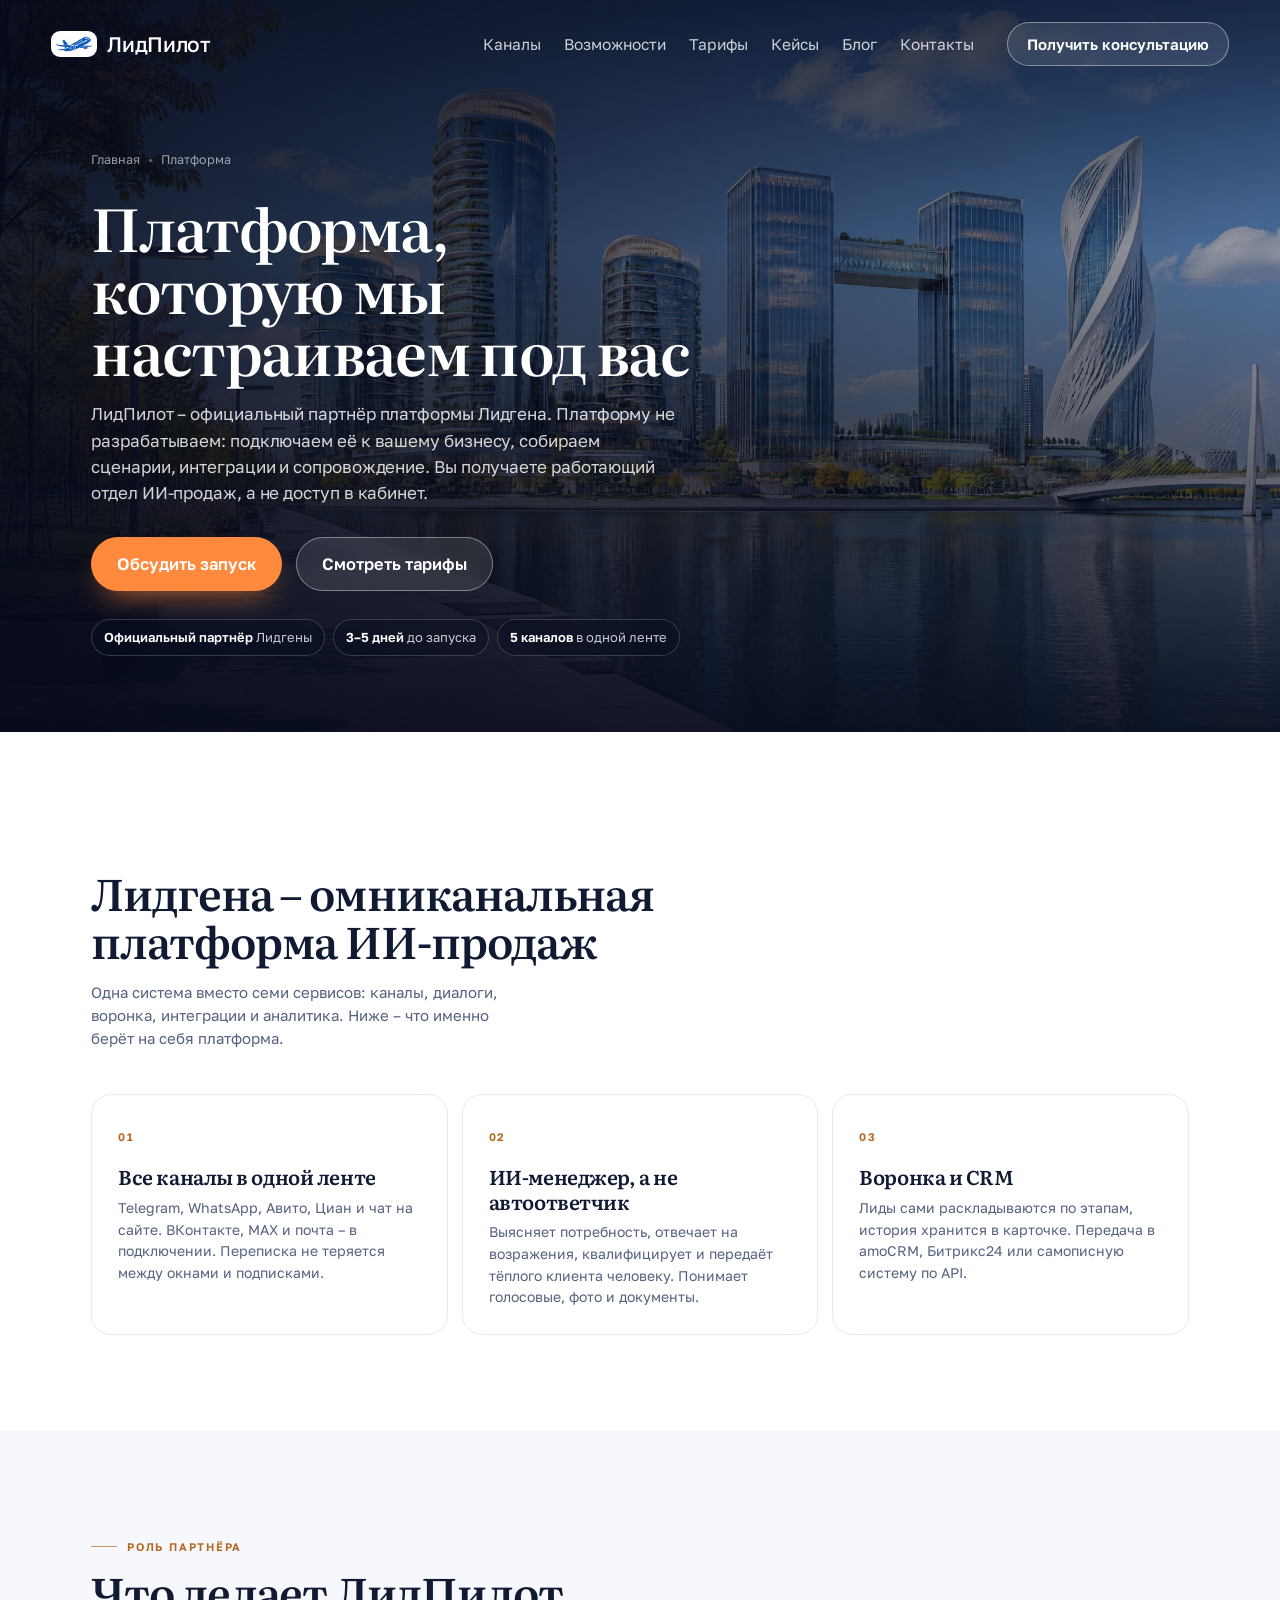
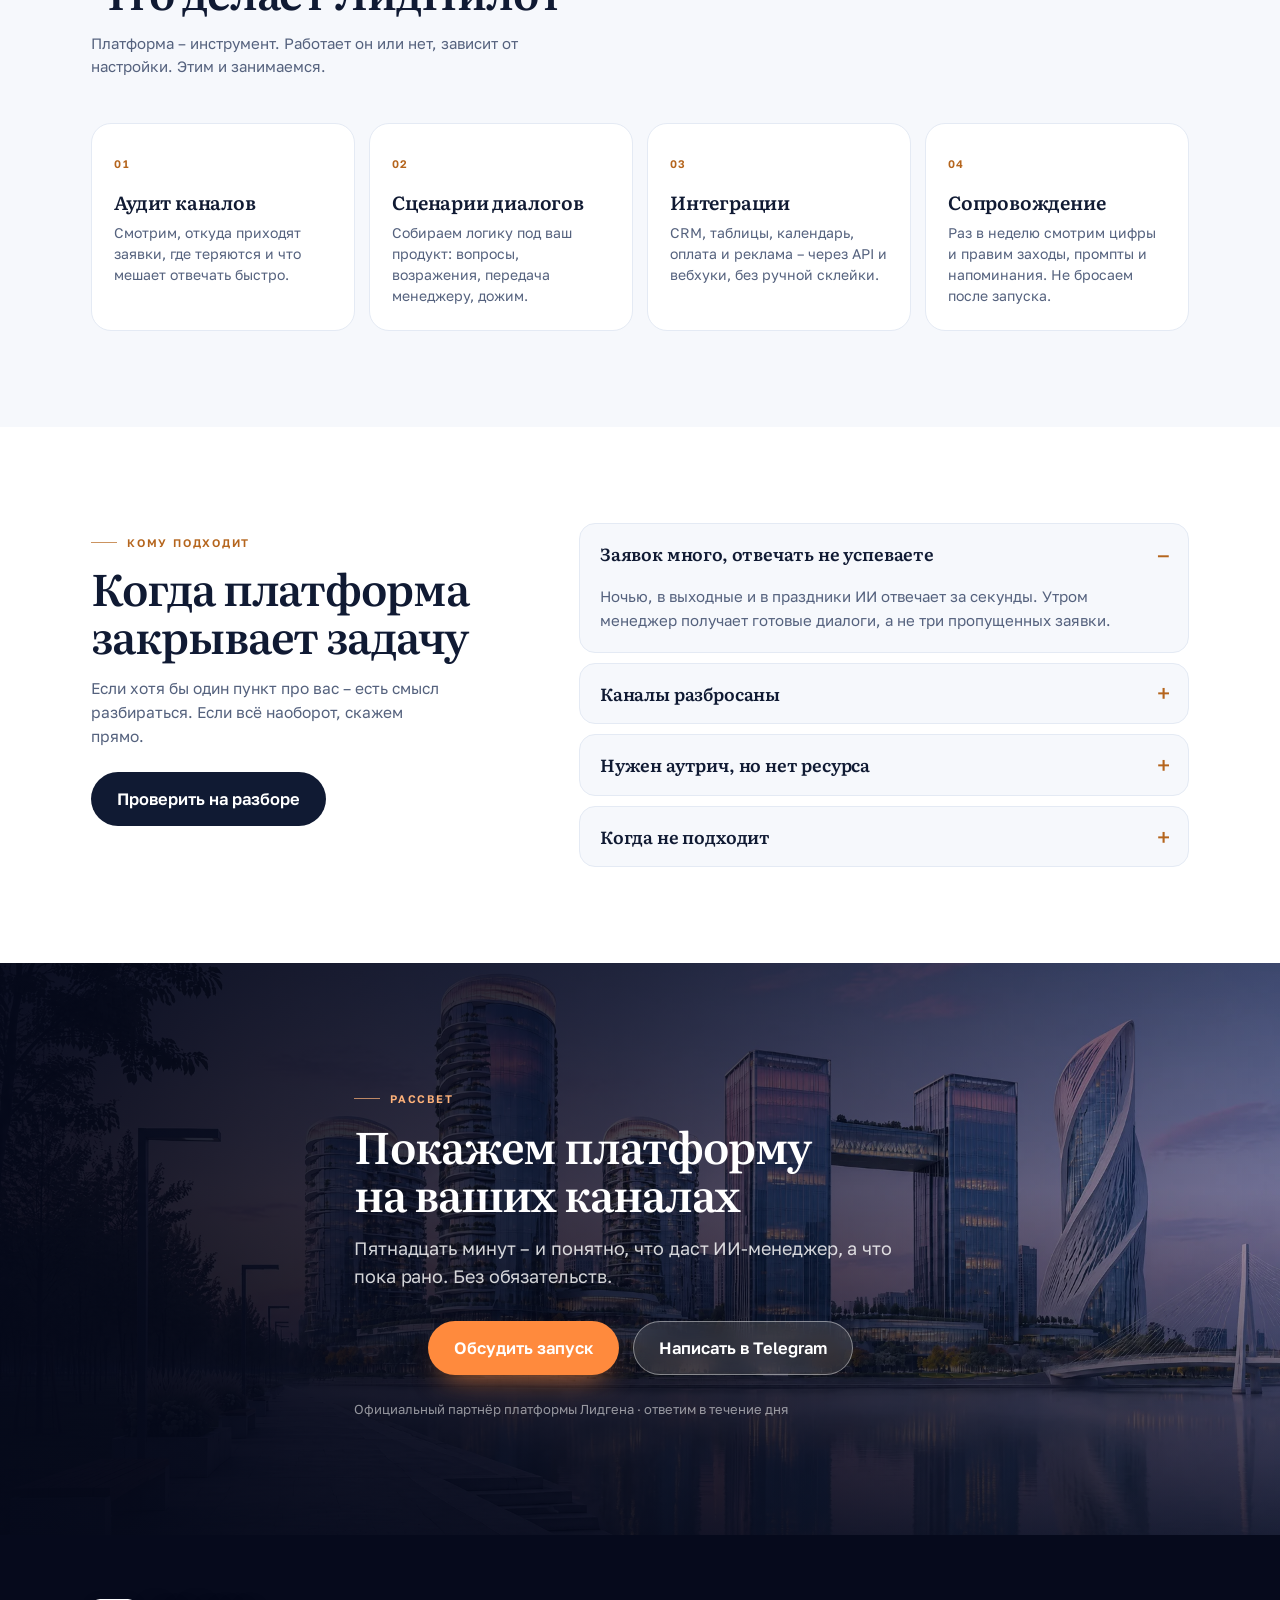
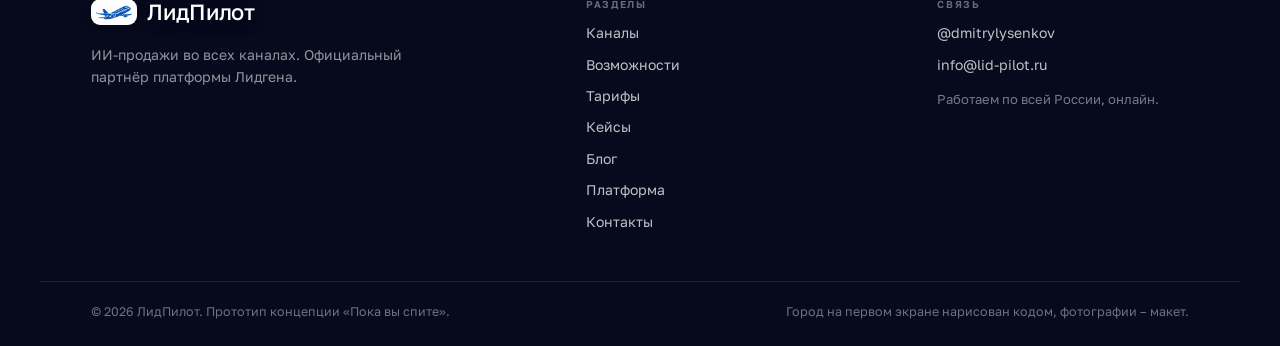
<file: platforma/index.html>
<!DOCTYPE html><html lang="ru"> <head><script>document.documentElement.classList.add('js');</script><meta charset="utf-8"><meta name="viewport" content="width=device-width, initial-scale=1, viewport-fit=cover"><meta name="robots" content="noindex, nofollow"><title>Платформа Лидгена – официальный партнёр ЛидПилот</title><meta name="description" content="ЛидПилот – официальный партнёр платформы Лидгена: подключаем, настраиваем и ведём ИИ-менеджера продаж под процессы бизнеса. Что умеет платформа и как мы её внедряем."><link rel="canonical" href="https://dmitryli52.github.io/lidpilot-noch/platforma/"><meta name="theme-color" content="#060A1C"><meta property="og:type" content="website"><meta property="og:title" content="Платформа Лидгена – официальный партнёр ЛидПилот"><meta property="og:description" content="ЛидПилот – официальный партнёр платформы Лидгена: подключаем, настраиваем и ведём ИИ-менеджера продаж под процессы бизнеса. Что умеет платформа и как мы её внедряем."><meta property="og:url" content="https://dmitryli52.github.io/lidpilot-noch/platforma/"><meta property="og:image" content="https://dmitryli52.github.io/lidpilot-noch/assets/noch/og-noch.jpg"><meta property="og:image:width" content="1200"><meta property="og:image:height" content="630"><meta property="og:site_name" content="ЛидПилот"><link rel="icon" type="image/svg+xml" href="https://dmitryli52.github.io/lidpilot-noch/favicon.svg"><link rel="preconnect" href="https://fonts.googleapis.com"><link rel="preconnect" href="https://fonts.gstatic.com" crossorigin><link href="https://fonts.googleapis.com/css2?family=Literata:opsz,wght@7..72,500;7..72,600&family=Golos+Text:wght@400;500;600;700&display=swap&subset=cyrillic" rel="stylesheet"><link rel="stylesheet" href="https://dmitryli52.github.io/lidpilot-noch/assets/noch/noch.css?v=4"><script type="module" src="https://dmitryli52.github.io/lidpilot-noch/_astro/page.sJrt8mpm.js"></script></head> <body> <header class="top top_page" data-head> <div class="top__in"> <a class="logo" href="https://dmitryli52.github.io/lidpilot-noch/" aria-label="ЛидПилот – на главную"> <span class="logo__badge"><img src="https://dmitryli52.github.io/lidpilot-noch/assets/noch/logo-plane.png" alt="" width="44" height="18" decoding="async"></span>
ЛидПилот
</a> <nav class="nav" aria-label="Разделы"> <a href="https://dmitryli52.github.io/lidpilot-noch/#channels">Каналы</a><a href="https://dmitryli52.github.io/lidpilot-noch/vozmozhnosti/">Возможности</a><a href="https://dmitryli52.github.io/lidpilot-noch/tarify/">Тарифы</a><a href="https://dmitryli52.github.io/lidpilot-noch/keysy/">Кейсы</a><a href="https://dmitryli52.github.io/lidpilot-noch/blog/">Блог</a><a href="https://dmitryli52.github.io/lidpilot-noch/kontakty/">Контакты</a> </nav> <a class="btn btn_ghost top__cta" href="https://t.me/dmitrylysenkov" target="_blank" rel="noopener">Получить консультацию</a> <button class="burger" type="button" aria-label="Открыть меню" aria-expanded="false" aria-controls="mmenu"> <i></i><i></i><i></i> </button> </div> </header> <div class="mmenu" id="mmenu" hidden> <div class="mmenu__top"> <span class="logo logo_menu"> <span class="logo__badge"><img src="https://dmitryli52.github.io/lidpilot-noch/assets/noch/logo-plane.png" alt="" width="44" height="18" decoding="async"></span>
ЛидПилот
</span> <button class="mmenu__close" type="button" aria-label="Закрыть меню">×</button> </div> <nav class="mmenu__nav" aria-label="Разделы"> <a href="https://dmitryli52.github.io/lidpilot-noch/#channels">Каналы</a><a href="https://dmitryli52.github.io/lidpilot-noch/vozmozhnosti/">Возможности</a><a href="https://dmitryli52.github.io/lidpilot-noch/tarify/">Тарифы</a><a href="https://dmitryli52.github.io/lidpilot-noch/keysy/">Кейсы</a><a href="https://dmitryli52.github.io/lidpilot-noch/blog/">Блог</a><a href="https://dmitryli52.github.io/lidpilot-noch/kontakty/">Контакты</a> <a href="https://dmitryli52.github.io/lidpilot-noch/platforma/">Платформа</a> </nav> <p class="mmenu__note">ИИ-менеджер продаж в Telegram, WhatsApp, на Авито, Циан и сайте. Официальный партнёр платформы Лидгена.</p> <div class="mmenu__cta"> <a class="btn btn_sun" href="https://t.me/dmitrylysenkov" target="_blank" rel="noopener">Обсудить запуск</a> <a class="btn btn_ghost" href="mailto:info@lid-pilot.ru">info@lid-pilot.ru</a> </div> </div> <main>  <section class="phero phero_calm"> <img class="phero__bg" src="https://dmitryli52.github.io/lidpilot-noch/assets/noch/city-day.webp" srcset="https://dmitryli52.github.io/lidpilot-noch/assets/noch/city-day.webp 1920w" sizes="100vw" alt="" width="1920" height="1080" fetchpriority="high" decoding="async" style="object-position:50% 48%"> <div class="phero__shade" aria-hidden="true"></div> <div class="wrap phero__in"> <nav class="phero__meta" aria-label="Хлебные крошки"> <a href="https://dmitryli52.github.io/lidpilot-noch/">Главная</a><i aria-hidden="true"></i><span>Платформа</span> </nav> <span class="kicker kicker_light" hidden>Платформа</span> <h1>Платформа, которую мы настраиваем под вас</h1> <p class="lead">ЛидПилот – официальный партнёр платформы Лидгена. Платформу не разрабатываем: подключаем её к вашему бизнесу, собираем сценарии, интеграции и сопровождение. Вы получаете работающий отдел ИИ-продаж, а не доступ в кабинет.</p> <div class="cta"> <a class="btn btn_sun" href="https://t.me/dmitrylysenkov" target="_blank" rel="noopener">Обсудить запуск</a> <a class="btn btn_ghost" href="https://dmitryli52.github.io/lidpilot-noch/tarify/">Смотреть тарифы</a> </div> <p class="phero__facts"><span><b>Официальный партнёр</b> Лидгены</span><span><b>3–5 дней</b> до запуска</span><span><b>5 каналов</b> в одной ленте</span></p> </div> </section> <section class="sec" id="what"> <div class="wrap"> <div class="sec__head"> <span class="kicker" data-in>Что это</span> <h2 data-in>Лидгена – омниканальная платформа ИИ-продаж</h2> <p class="sec__note" data-in>Одна система вместо семи сервисов: каналы, диалоги, воронка, интеграции и аналитика. Ниже – что именно берёт на себя платформа.</p> </div> <div class="plat-grid"> <article class="plat-card" data-in> <span class="plat-card__n">01</span> <h3>Все каналы в одной ленте</h3> <p>Telegram, WhatsApp, Авито, Циан и чат на сайте. ВКонтакте, MAX и почта – в подключении. Переписка не теряется между окнами и подписками.</p> </article> <article class="plat-card" data-in style="--d:.06s"> <span class="plat-card__n">02</span> <h3>ИИ-менеджер, а не автоответчик</h3> <p>Выясняет потребность, отвечает на возражения, квалифицирует и передаёт тёплого клиента человеку. Понимает голосовые, фото и документы.</p> </article> <article class="plat-card" data-in style="--d:.12s"> <span class="plat-card__n">03</span> <h3>Воронка и CRM</h3> <p>Лиды сами раскладываются по этапам, история хранится в карточке. Передача в amoCRM, Битрикс24 или самописную систему по API.</p> </article> </div> </div> </section> <section class="sec sec_tint" id="partner"> <div class="wrap"> <div class="sec__head"> <span class="kicker" data-in>Роль партнёра</span> <h2 data-in>Что делает ЛидПилот</h2> <p class="sec__note" data-in>Платформа – инструмент. Работает он или нет, зависит от настройки. Этим и занимаемся.</p> </div> <div class="feats feats_4"> <article class="feat" data-in><i class="feat__ic">01</i><h3>Аудит каналов</h3><p>Смотрим, откуда приходят заявки, где теряются и что мешает отвечать быстро.</p></article> <article class="feat" data-in style="--d:.05s"><i class="feat__ic">02</i><h3>Сценарии диалогов</h3><p>Собираем логику под ваш продукт: вопросы, возражения, передача менеджеру, дожим.</p></article> <article class="feat" data-in style="--d:.1s"><i class="feat__ic">03</i><h3>Интеграции</h3><p>CRM, таблицы, календарь, оплата и реклама – через API и вебхуки, без ручной склейки.</p></article> <article class="feat" data-in style="--d:.15s"><i class="feat__ic">04</i><h3>Сопровождение</h3><p>Раз в неделю смотрим цифры и правим заходы, промпты и напоминания. Не бросаем после запуска.</p></article> </div> </div> </section> <section class="sec" id="fit"> <div class="wrap"> <div class="faq"> <div class="faq__side"> <span class="kicker" data-in>Кому подходит</span> <h2 data-in>Когда платформа закрывает задачу</h2> <p data-in>Если хотя бы один пункт про вас – есть смысл разбираться. Если всё наоборот, скажем прямо.</p> <a class="btn btn_glass" href="https://t.me/dmitrylysenkov" target="_blank" rel="noopener" data-in>Проверить на разборе</a> </div> <div class="qa"> <details data-in open> <summary>Заявок много, отвечать не успеваете</summary> <p>Ночью, в выходные и в праздники ИИ отвечает за секунды. Утром менеджер получает готовые диалоги, а не три пропущенных заявки.</p> </details> <details data-in> <summary>Каналы разбросаны</summary> <p>Авито, Telegram, сайт и WhatsApp живут отдельно. Платформа собирает их в одну ленту, чтобы ни один клиент не потерялся.</p> </details> <details data-in> <summary>Нужен аутрич, но нет ресурса</summary> <p>ИИ пишет новым клиентам по вашей базе или собранной аудитории, ведёт переписку и отдаёт тёплых менеджеру.</p> </details> <details data-in> <summary>Когда не подходит</summary> <p>Если заявок почти нет и канал всего один, сначала стоит разобраться с трафиком. Если продукт сложный и продаётся только на встрече – ИИ подготовит клиента, но заменит ли он менеджера, зависит от ниши.</p> </details> </div> </div> </div> </section> <section class="final" id="cta"> <img class="final__bg" src="https://dmitryli52.github.io/lidpilot-noch/assets/noch/city-dawn.webp" srcset="https://dmitryli52.github.io/lidpilot-noch/assets/noch/city-dawn.webp 1920w" sizes="100vw" alt="" width="1920" height="1080" loading="lazy" decoding="async"> <div class="final__shade" aria-hidden="true"></div> <div class="wrap final__in"> <span class="kicker kicker_light" data-in>Рассвет</span> <h2 data-in>Покажем платформу на ваших каналах</h2> <p class="lead lead_light" data-in style="--d:.08s">Пятнадцать минут – и понятно, что даст ИИ-менеджер, а что пока рано. Без обязательств.</p> <div class="cta cta_center" data-in style="--d:.14s"> <a class="btn btn_sun" href="https://t.me/dmitrylysenkov" target="_blank" rel="noopener">Обсудить запуск</a> <a class="btn btn_glass" href="https://t.me/dmitrylysenkov" target="_blank" rel="noopener">Написать в Telegram</a> </div> <p class="final__note" data-in style="--d:.2s">Официальный партнёр платформы Лидгена · ответим в течение дня</p> </div> </section>  </main> <footer class="foot"> <div class="wrap foot__in"> <div class="foot__brand"> <a class="logo logo_foot" href="https://dmitryli52.github.io/lidpilot-noch/"> <span class="logo__badge"><img src="https://dmitryli52.github.io/lidpilot-noch/assets/noch/logo-plane.png" alt="" width="44" height="18" decoding="async"></span> ЛидПилот </a> <p>ИИ-продажи во всех каналах. Официальный партнёр платформы Лидгена.</p> </div> <nav class="foot__nav" aria-label="Разделы сайта"> <span>Разделы</span> <a href="https://dmitryli52.github.io/lidpilot-noch/#channels">Каналы</a><a href="https://dmitryli52.github.io/lidpilot-noch/vozmozhnosti/">Возможности</a><a href="https://dmitryli52.github.io/lidpilot-noch/tarify/">Тарифы</a><a href="https://dmitryli52.github.io/lidpilot-noch/keysy/">Кейсы</a><a href="https://dmitryli52.github.io/lidpilot-noch/blog/">Блог</a><a href="https://dmitryli52.github.io/lidpilot-noch/platforma/">Платформа</a><a href="https://dmitryli52.github.io/lidpilot-noch/kontakty/">Контакты</a> </nav> <div class="foot__contacts"> <span>Связь</span> <a href="https://t.me/dmitrylysenkov" target="_blank" rel="noopener">@dmitrylysenkov</a> <a href="mailto:info@lid-pilot.ru">info@lid-pilot.ru</a> <p>Работаем по всей России, онлайн.</p> </div> </div> <div class="wrap foot__bottom"> <span>© 2026 ЛидПилот. Прототип концепции «Пока вы спите».</span> <span>Город на первом экране нарисован кодом, фотографии – макет.</span> </div> </footer> <script>
(function () {
  var q = function (s) { return document.querySelector(s); };
  var qa = function (s) { return [].slice.call(document.querySelectorAll(s)); };

  var head = q('[data-head]');
  function stuck() {
    if (head) head.classList.toggle('is-stuck', scrollY > 40);
  }
  stuck();
  addEventListener('scroll', stuck, { passive: true });

  var burger = q('.burger'), mmenu = q('#mmenu'), mclose = q('.mmenu__close');
  function setMenu(open) {
    if (!mmenu) return;
    mmenu.hidden = !open;
    if (burger) burger.setAttribute('aria-expanded', open ? 'true' : 'false');
    document.documentElement.style.overflow = open ? 'hidden' : '';
  }
  if (burger && mmenu) {
    burger.addEventListener('click', function () { setMenu(mmenu.hidden); });
    if (mclose) mclose.addEventListener('click', function () { setMenu(false); });
    qa('#mmenu a').forEach(function (a) { a.addEventListener('click', function () { setMenu(false); }); });
    addEventListener('keydown', function (e) { if (e.key === 'Escape' && !mmenu.hidden) setMenu(false); });
  }

  var items = qa('[data-in]');
  if ('IntersectionObserver' in window && items.length) {
    var io = new IntersectionObserver(function (entries) {
      entries.forEach(function (en) {
        if (en.isIntersecting) { en.target.classList.add('in'); io.unobserve(en.target); }
      });
    }, { threshold: 0.14, rootMargin: '0px 0px -6% 0px' });
    items.forEach(function (el) { io.observe(el); });
  } else {
    items.forEach(function (el) { el.classList.add('in'); });
  }

  qa('form[data-demo]').forEach(function (f) {
    f.addEventListener('submit', function (e) {
      e.preventDefault();
      var ok = f.querySelector('.form__ok');
      if (ok) ok.hidden = false;
      f.querySelectorAll('input,textarea,select,button').forEach(function (el) { el.disabled = true; });
    });
  });

  qa('a[href^="#"]').forEach(function (a) {
    a.addEventListener('click', function () {
      var id = a.getAttribute('href').slice(1);
      var el = id && document.getElementById(id);
      if (el) {
        setMenu(false);
        setTimeout(function () { el.focus({ preventScroll: true }); }, 0);
      }
    });
  });
})();
</script> </body> </html>
</file>
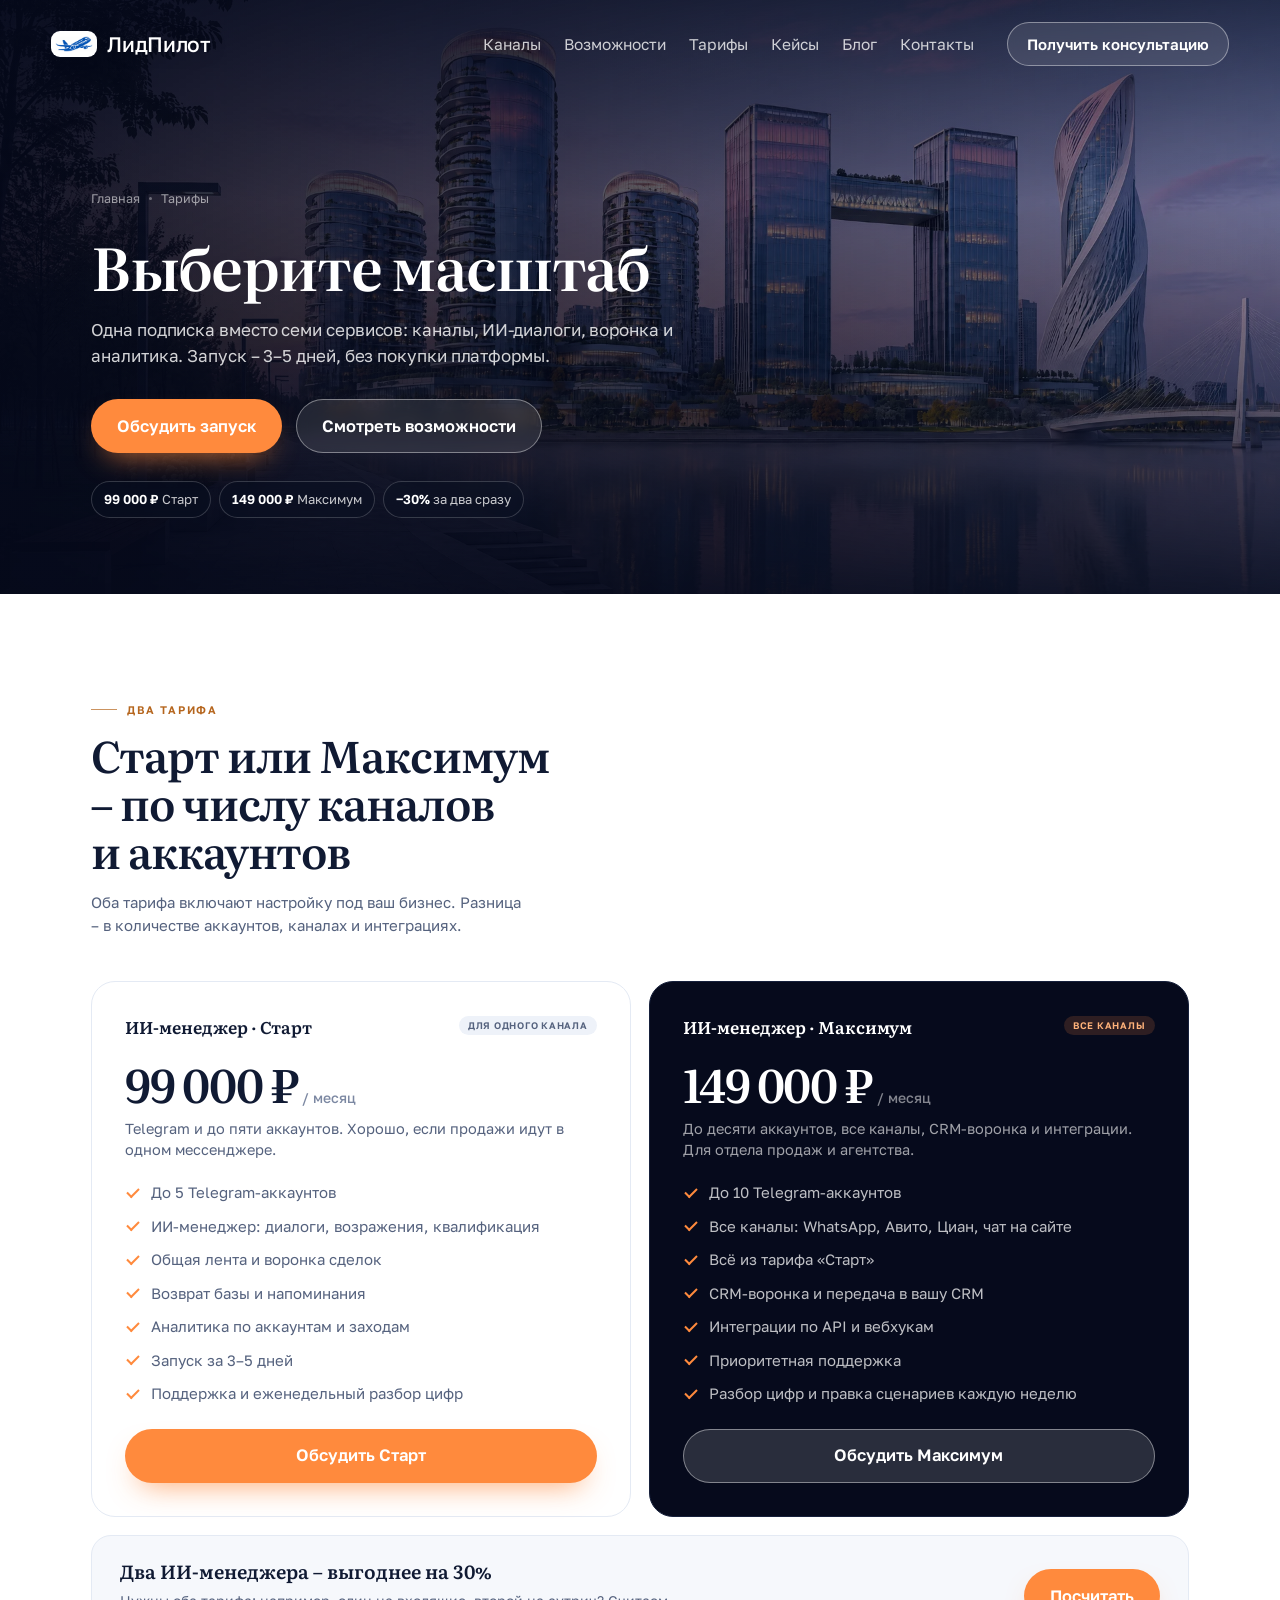
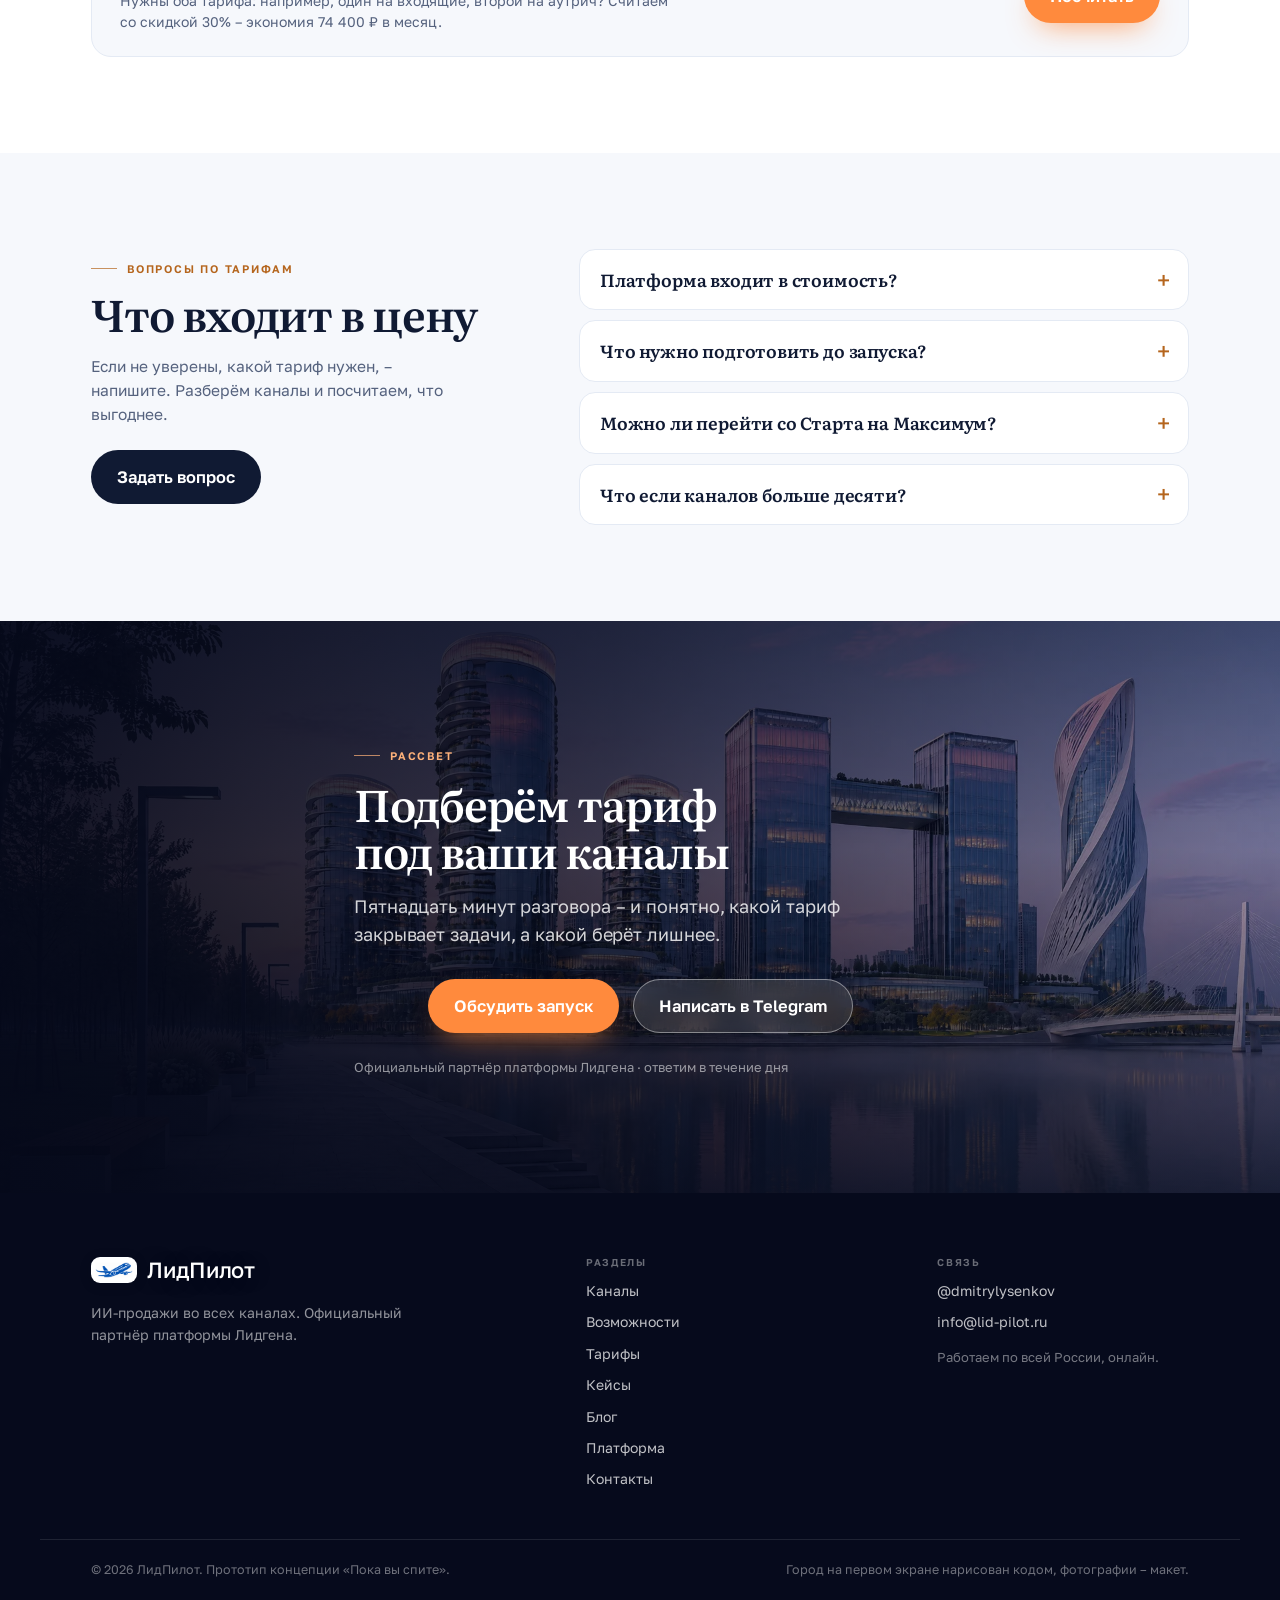
<file: tarify/index.html>
<!DOCTYPE html><html lang="ru"> <head><script>document.documentElement.classList.add('js');</script><meta charset="utf-8"><meta name="viewport" content="width=device-width, initial-scale=1, viewport-fit=cover"><meta name="robots" content="noindex, nofollow"><title>Тарифы ИИ-менеджера продаж – Старт и Максимум | ЛидПилот</title><meta name="description" content="Два тарифа ИИ-менеджера продаж: «Старт» – 99 000 ₽ в месяц, «Максимум» – 149 000 ₽ в месяц. Два тарифа сразу – скидка 30%. Запуск за 3–5 дней."><link rel="canonical" href="https://dmitryli52.github.io/lidpilot-noch/tarify/"><meta name="theme-color" content="#060A1C"><meta property="og:type" content="website"><meta property="og:title" content="Тарифы ИИ-менеджера продаж – Старт и Максимум | ЛидПилот"><meta property="og:description" content="Два тарифа ИИ-менеджера продаж: «Старт» – 99 000 ₽ в месяц, «Максимум» – 149 000 ₽ в месяц. Два тарифа сразу – скидка 30%. Запуск за 3–5 дней."><meta property="og:url" content="https://dmitryli52.github.io/lidpilot-noch/tarify/"><meta property="og:image" content="https://dmitryli52.github.io/lidpilot-noch/assets/noch/og-noch.jpg"><meta property="og:image:width" content="1200"><meta property="og:image:height" content="630"><meta property="og:site_name" content="ЛидПилот"><link rel="icon" type="image/svg+xml" href="https://dmitryli52.github.io/lidpilot-noch/favicon.svg"><link rel="preconnect" href="https://fonts.googleapis.com"><link rel="preconnect" href="https://fonts.gstatic.com" crossorigin><link href="https://fonts.googleapis.com/css2?family=Literata:opsz,wght@7..72,500;7..72,600&family=Golos+Text:wght@400;500;600;700&display=swap&subset=cyrillic" rel="stylesheet"><link rel="stylesheet" href="https://dmitryli52.github.io/lidpilot-noch/assets/noch/noch.css?v=4"><script type="module" src="https://dmitryli52.github.io/lidpilot-noch/_astro/page.sJrt8mpm.js"></script></head> <body> <header class="top top_page" data-head> <div class="top__in"> <a class="logo" href="https://dmitryli52.github.io/lidpilot-noch/" aria-label="ЛидПилот – на главную"> <span class="logo__badge"><img src="https://dmitryli52.github.io/lidpilot-noch/assets/noch/logo-plane.png" alt="" width="44" height="18" decoding="async"></span>
ЛидПилот
</a> <nav class="nav" aria-label="Разделы"> <a href="https://dmitryli52.github.io/lidpilot-noch/#channels">Каналы</a><a href="https://dmitryli52.github.io/lidpilot-noch/vozmozhnosti/">Возможности</a><a href="https://dmitryli52.github.io/lidpilot-noch/tarify/">Тарифы</a><a href="https://dmitryli52.github.io/lidpilot-noch/keysy/">Кейсы</a><a href="https://dmitryli52.github.io/lidpilot-noch/blog/">Блог</a><a href="https://dmitryli52.github.io/lidpilot-noch/kontakty/">Контакты</a> </nav> <a class="btn btn_ghost top__cta" href="https://t.me/dmitrylysenkov" target="_blank" rel="noopener">Получить консультацию</a> <button class="burger" type="button" aria-label="Открыть меню" aria-expanded="false" aria-controls="mmenu"> <i></i><i></i><i></i> </button> </div> </header> <div class="mmenu" id="mmenu" hidden> <div class="mmenu__top"> <span class="logo logo_menu"> <span class="logo__badge"><img src="https://dmitryli52.github.io/lidpilot-noch/assets/noch/logo-plane.png" alt="" width="44" height="18" decoding="async"></span>
ЛидПилот
</span> <button class="mmenu__close" type="button" aria-label="Закрыть меню">×</button> </div> <nav class="mmenu__nav" aria-label="Разделы"> <a href="https://dmitryli52.github.io/lidpilot-noch/#channels">Каналы</a><a href="https://dmitryli52.github.io/lidpilot-noch/vozmozhnosti/">Возможности</a><a href="https://dmitryli52.github.io/lidpilot-noch/tarify/">Тарифы</a><a href="https://dmitryli52.github.io/lidpilot-noch/keysy/">Кейсы</a><a href="https://dmitryli52.github.io/lidpilot-noch/blog/">Блог</a><a href="https://dmitryli52.github.io/lidpilot-noch/kontakty/">Контакты</a> <a href="https://dmitryli52.github.io/lidpilot-noch/platforma/">Платформа</a> </nav> <p class="mmenu__note">ИИ-менеджер продаж в Telegram, WhatsApp, на Авито, Циан и сайте. Официальный партнёр платформы Лидгена.</p> <div class="mmenu__cta"> <a class="btn btn_sun" href="https://t.me/dmitrylysenkov" target="_blank" rel="noopener">Обсудить запуск</a> <a class="btn btn_ghost" href="mailto:info@lid-pilot.ru">info@lid-pilot.ru</a> </div> </div> <main>  <section class="phero phero_sunset"> <img class="phero__bg" src="https://dmitryli52.github.io/lidpilot-noch/assets/noch/city-dawn.webp" srcset="https://dmitryli52.github.io/lidpilot-noch/assets/noch/city-dawn.webp 1920w" sizes="100vw" alt="" width="1920" height="1080" fetchpriority="high" decoding="async" style="object-position:50% 48%"> <div class="phero__shade" aria-hidden="true"></div> <div class="wrap phero__in"> <nav class="phero__meta" aria-label="Хлебные крошки"> <a href="https://dmitryli52.github.io/lidpilot-noch/">Главная</a><i aria-hidden="true"></i><span>Тарифы</span> </nav> <span class="kicker kicker_light" hidden>Тарифы</span> <h1>Выберите масштаб</h1> <p class="lead">Одна подписка вместо семи сервисов: каналы, ИИ-диалоги, воронка и аналитика. Запуск – 3–5 дней, без покупки платформы.</p> <div class="cta"> <a class="btn btn_sun" href="https://t.me/dmitrylysenkov" target="_blank" rel="noopener">Обсудить запуск</a> <a class="btn btn_ghost" href="https://dmitryli52.github.io/lidpilot-noch/vozmozhnosti/">Смотреть возможности</a> </div> <p class="phero__facts"><span><b>99 000 ₽</b> Старт</span><span><b>149 000 ₽</b> Максимум</span><span><b>−30%</b> за два сразу</span></p> </div> </section> <section class="sec" id="plans"> <div class="wrap"> <div class="sec__head"> <span class="kicker" data-in>Два тарифа</span> <h2 data-in>Старт или Максимум – по&nbsp;числу каналов и аккаунтов</h2> <p class="sec__note" data-in>Оба тарифа включают настройку под ваш бизнес. Разница – в количестве аккаунтов, каналах и интеграциях.</p> </div> <div class="plans"> <article class="plan-card" data-in> <div class="plan-card__top"> <span class="plan-card__name">ИИ-менеджер · Старт</span> <span class="plan-card__badge">Для одного канала</span> </div> <div class="plan-card__price">99 000 ₽<small> / месяц</small></div> <p class="plan-card__note">Telegram и до пяти аккаунтов. Хорошо, если продажи идут в одном мессенджере.</p> <ul class="chk"> <li>До 5 Telegram-аккаунтов</li> <li>ИИ-менеджер: диалоги, возражения, квалификация</li> <li>Общая лента и воронка сделок</li> <li>Возврат базы и напоминания</li> <li>Аналитика по аккаунтам и заходам</li> <li>Запуск за 3–5 дней</li> <li>Поддержка и еженедельный разбор цифр</li> </ul> <a class="btn btn_sun" href="https://t.me/dmitrylysenkov" target="_blank" rel="noopener">Обсудить Старт</a> </article> <article class="plan-card plan-card_in" data-in style="--d:.08s"> <div class="plan-card__top"> <span class="plan-card__name">ИИ-менеджер · Максимум</span> <span class="plan-card__badge">Все каналы</span> </div> <div class="plan-card__price">149 000 ₽<small> / месяц</small></div> <p class="plan-card__note">До десяти аккаунтов, все каналы, CRM-воронка и интеграции. Для отдела продаж и агентства.</p> <ul class="chk chk_light"> <li>До 10 Telegram-аккаунтов</li> <li>Все каналы: WhatsApp, Авито, Циан, чат на сайте</li> <li>Всё из тарифа «Старт»</li> <li>CRM-воронка и передача в вашу CRM</li> <li>Интеграции по API и вебхукам</li> <li>Приоритетная поддержка</li> <li>Разбор цифр и правка сценариев каждую неделю</li> </ul> <a class="btn btn_glass" href="https://t.me/dmitrylysenkov" target="_blank" rel="noopener">Обсудить Максимум</a> </article> </div> <div class="plan-combo" data-in> <div> <b>Два ИИ-менеджера – выгоднее на 30%</b> <p>Нужны оба тарифа: например, один на входящие, второй на аутрич? Считаем со скидкой 30% – экономия 74 400 ₽ в месяц.</p> </div> <a class="btn btn_sun" href="https://t.me/dmitrylysenkov" target="_blank" rel="noopener">Посчитать</a> </div> </div> </section> <section class="sec sec_tint" id="faq"> <div class="wrap"> <div class="faq"> <div class="faq__side"> <span class="kicker" data-in>Вопросы по тарифам</span> <h2 data-in>Что входит в цену</h2> <p data-in>Если не уверены, какой тариф нужен, – напишите. Разберём каналы и посчитаем, что выгоднее.</p> <a class="btn btn_glass" href="https://t.me/dmitrylysenkov" target="_blank" rel="noopener" data-in>Задать вопрос</a> </div> <div class="qa"> <details data-in> <summary>Платформа входит в стоимость?</summary> <p>Да, подписка включает доступ к платформе Лидгена и работу ИИ-менеджера. Отдельно покупать платформу не нужно – ЛидПилот подключает и настраивает её под ваш бизнес.</p> </details> <details data-in> <summary>Что нужно подготовить до запуска?</summary> <p>Доступы к каналам, материалы о продукте и ценах, список частых вопросов и возражений, доступ к CRM, если она есть. Остальное соберём и настроим сами.</p> </details> <details data-in> <summary>Можно ли перейти со Старта на Максимум?</summary> <p>Да, в любой момент. Пересчитаем подписку и добавим каналы, аккаунты и интеграции без повторной настройки с нуля.</p> </details> <details data-in> <summary>Что если каналов больше десяти?</summary> <p>Для агентств и сетей собираем отдельную конфигурацию: несколько подписок или расширенный пакет. Обсудим на разборе.</p> </details> </div> </div> </div> </section> <section class="final" id="cta"> <img class="final__bg" src="https://dmitryli52.github.io/lidpilot-noch/assets/noch/city-dawn.webp" srcset="https://dmitryli52.github.io/lidpilot-noch/assets/noch/city-dawn.webp 1920w" sizes="100vw" alt="" width="1920" height="1080" loading="lazy" decoding="async"> <div class="final__shade" aria-hidden="true"></div> <div class="wrap final__in"> <span class="kicker kicker_light" data-in>Рассвет</span> <h2 data-in>Подберём тариф под ваши каналы</h2> <p class="lead lead_light" data-in style="--d:.08s">Пятнадцать минут разговора – и понятно, какой тариф закрывает задачи, а какой берёт лишнее.</p> <div class="cta cta_center" data-in style="--d:.14s"> <a class="btn btn_sun" href="https://t.me/dmitrylysenkov" target="_blank" rel="noopener">Обсудить запуск</a> <a class="btn btn_glass" href="https://t.me/dmitrylysenkov" target="_blank" rel="noopener">Написать в Telegram</a> </div> <p class="final__note" data-in style="--d:.2s">Официальный партнёр платформы Лидгена · ответим в течение дня</p> </div> </section>  </main> <footer class="foot"> <div class="wrap foot__in"> <div class="foot__brand"> <a class="logo logo_foot" href="https://dmitryli52.github.io/lidpilot-noch/"> <span class="logo__badge"><img src="https://dmitryli52.github.io/lidpilot-noch/assets/noch/logo-plane.png" alt="" width="44" height="18" decoding="async"></span> ЛидПилот </a> <p>ИИ-продажи во всех каналах. Официальный партнёр платформы Лидгена.</p> </div> <nav class="foot__nav" aria-label="Разделы сайта"> <span>Разделы</span> <a href="https://dmitryli52.github.io/lidpilot-noch/#channels">Каналы</a><a href="https://dmitryli52.github.io/lidpilot-noch/vozmozhnosti/">Возможности</a><a href="https://dmitryli52.github.io/lidpilot-noch/tarify/">Тарифы</a><a href="https://dmitryli52.github.io/lidpilot-noch/keysy/">Кейсы</a><a href="https://dmitryli52.github.io/lidpilot-noch/blog/">Блог</a><a href="https://dmitryli52.github.io/lidpilot-noch/platforma/">Платформа</a><a href="https://dmitryli52.github.io/lidpilot-noch/kontakty/">Контакты</a> </nav> <div class="foot__contacts"> <span>Связь</span> <a href="https://t.me/dmitrylysenkov" target="_blank" rel="noopener">@dmitrylysenkov</a> <a href="mailto:info@lid-pilot.ru">info@lid-pilot.ru</a> <p>Работаем по всей России, онлайн.</p> </div> </div> <div class="wrap foot__bottom"> <span>© 2026 ЛидПилот. Прототип концепции «Пока вы спите».</span> <span>Город на первом экране нарисован кодом, фотографии – макет.</span> </div> </footer> <script>
(function () {
  var q = function (s) { return document.querySelector(s); };
  var qa = function (s) { return [].slice.call(document.querySelectorAll(s)); };

  var head = q('[data-head]');
  function stuck() {
    if (head) head.classList.toggle('is-stuck', scrollY > 40);
  }
  stuck();
  addEventListener('scroll', stuck, { passive: true });

  var burger = q('.burger'), mmenu = q('#mmenu'), mclose = q('.mmenu__close');
  function setMenu(open) {
    if (!mmenu) return;
    mmenu.hidden = !open;
    if (burger) burger.setAttribute('aria-expanded', open ? 'true' : 'false');
    document.documentElement.style.overflow = open ? 'hidden' : '';
  }
  if (burger && mmenu) {
    burger.addEventListener('click', function () { setMenu(mmenu.hidden); });
    if (mclose) mclose.addEventListener('click', function () { setMenu(false); });
    qa('#mmenu a').forEach(function (a) { a.addEventListener('click', function () { setMenu(false); }); });
    addEventListener('keydown', function (e) { if (e.key === 'Escape' && !mmenu.hidden) setMenu(false); });
  }

  var items = qa('[data-in]');
  if ('IntersectionObserver' in window && items.length) {
    var io = new IntersectionObserver(function (entries) {
      entries.forEach(function (en) {
        if (en.isIntersecting) { en.target.classList.add('in'); io.unobserve(en.target); }
      });
    }, { threshold: 0.14, rootMargin: '0px 0px -6% 0px' });
    items.forEach(function (el) { io.observe(el); });
  } else {
    items.forEach(function (el) { el.classList.add('in'); });
  }

  qa('form[data-demo]').forEach(function (f) {
    f.addEventListener('submit', function (e) {
      e.preventDefault();
      var ok = f.querySelector('.form__ok');
      if (ok) ok.hidden = false;
      f.querySelectorAll('input,textarea,select,button').forEach(function (el) { el.disabled = true; });
    });
  });

  qa('a[href^="#"]').forEach(function (a) {
    a.addEventListener('click', function () {
      var id = a.getAttribute('href').slice(1);
      var el = id && document.getElementById(id);
      if (el) {
        setMenu(false);
        setTimeout(function () { el.focus({ preventScroll: true }); }, 0);
      }
    });
  });
})();
</script> </body> </html>
</file>
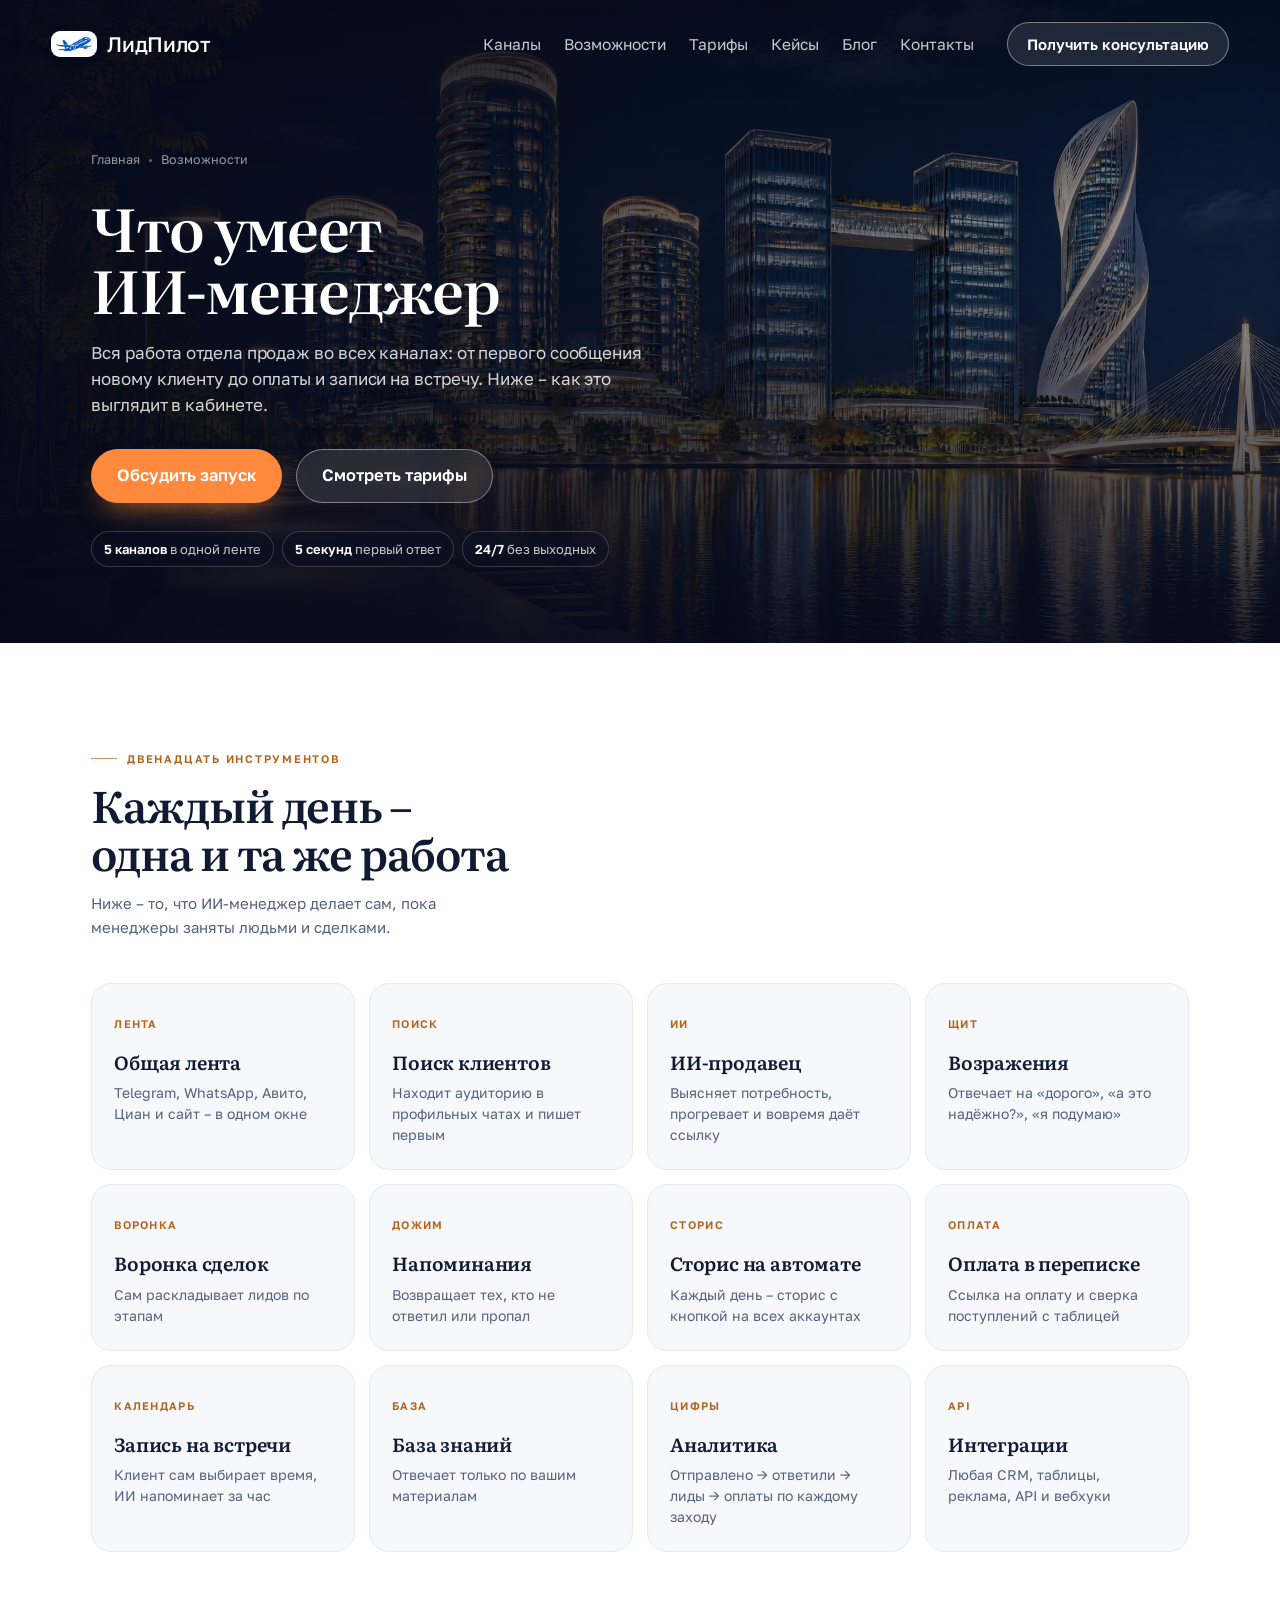
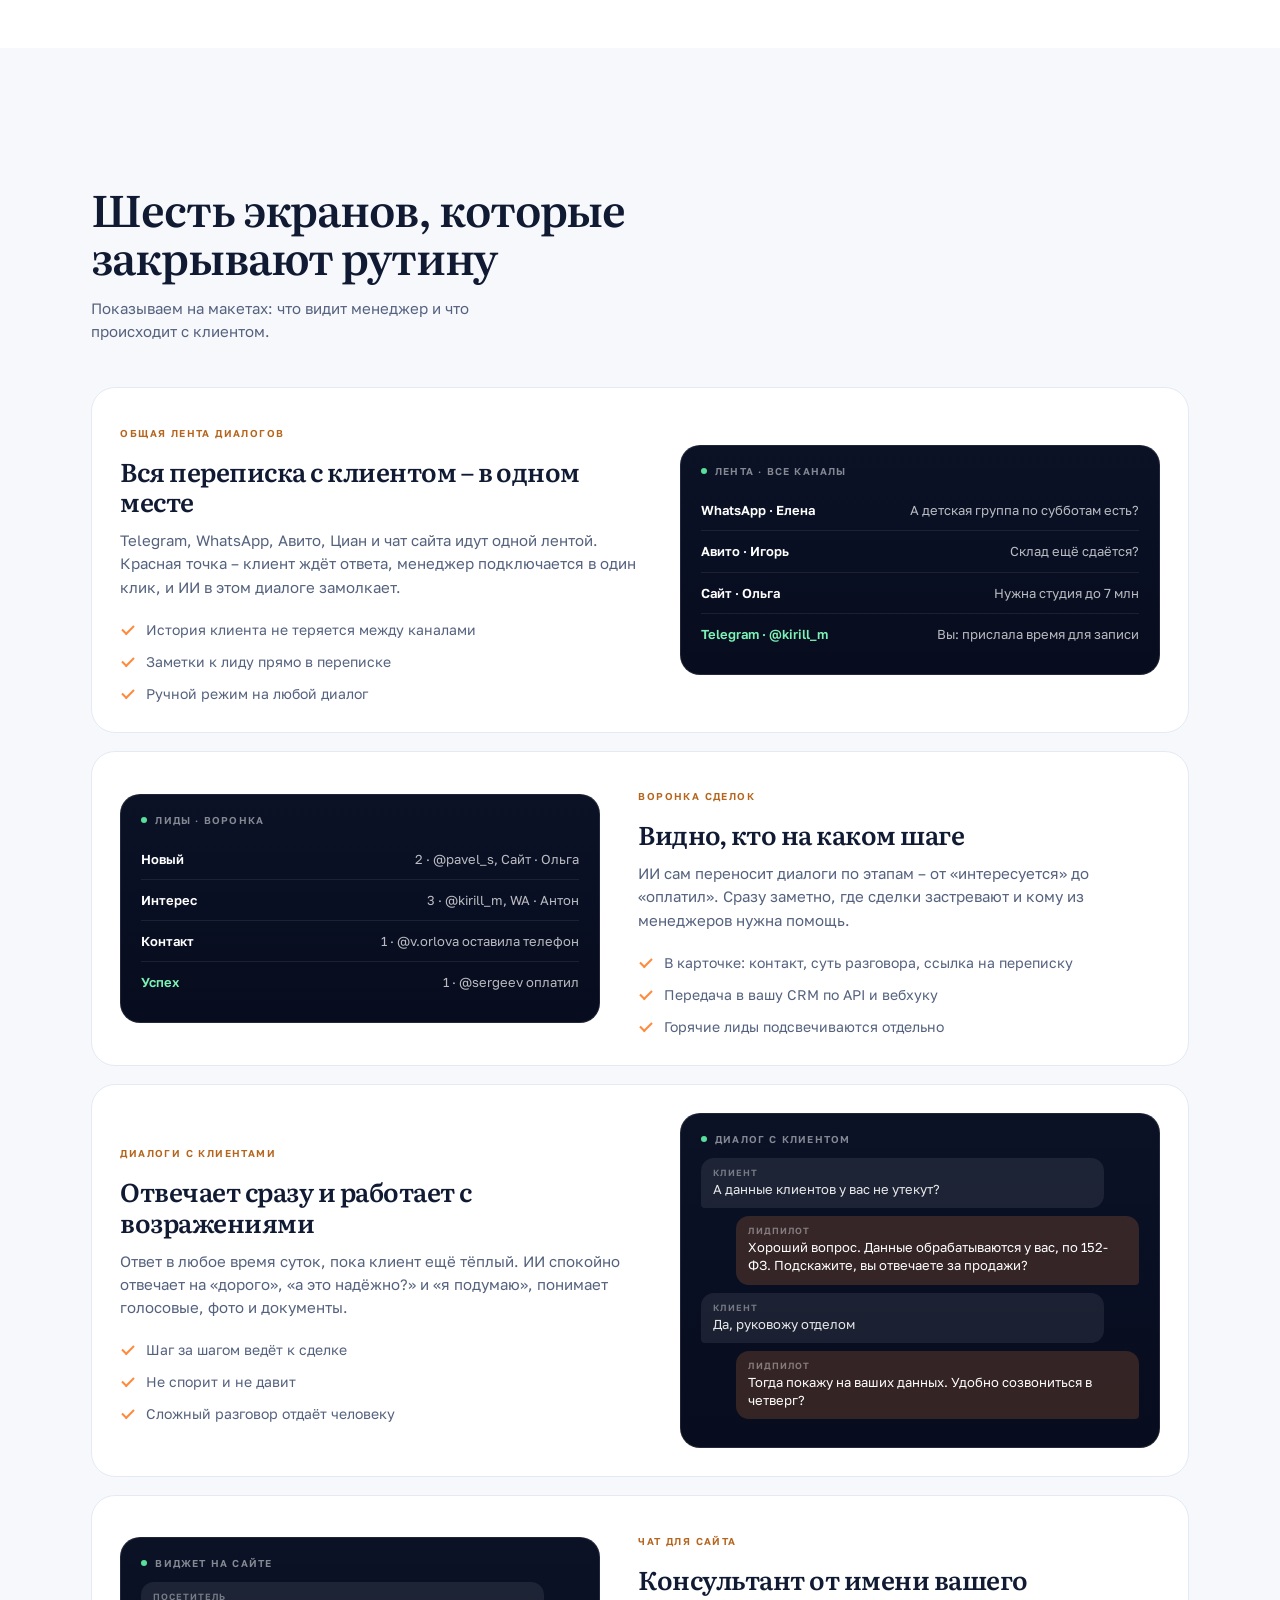
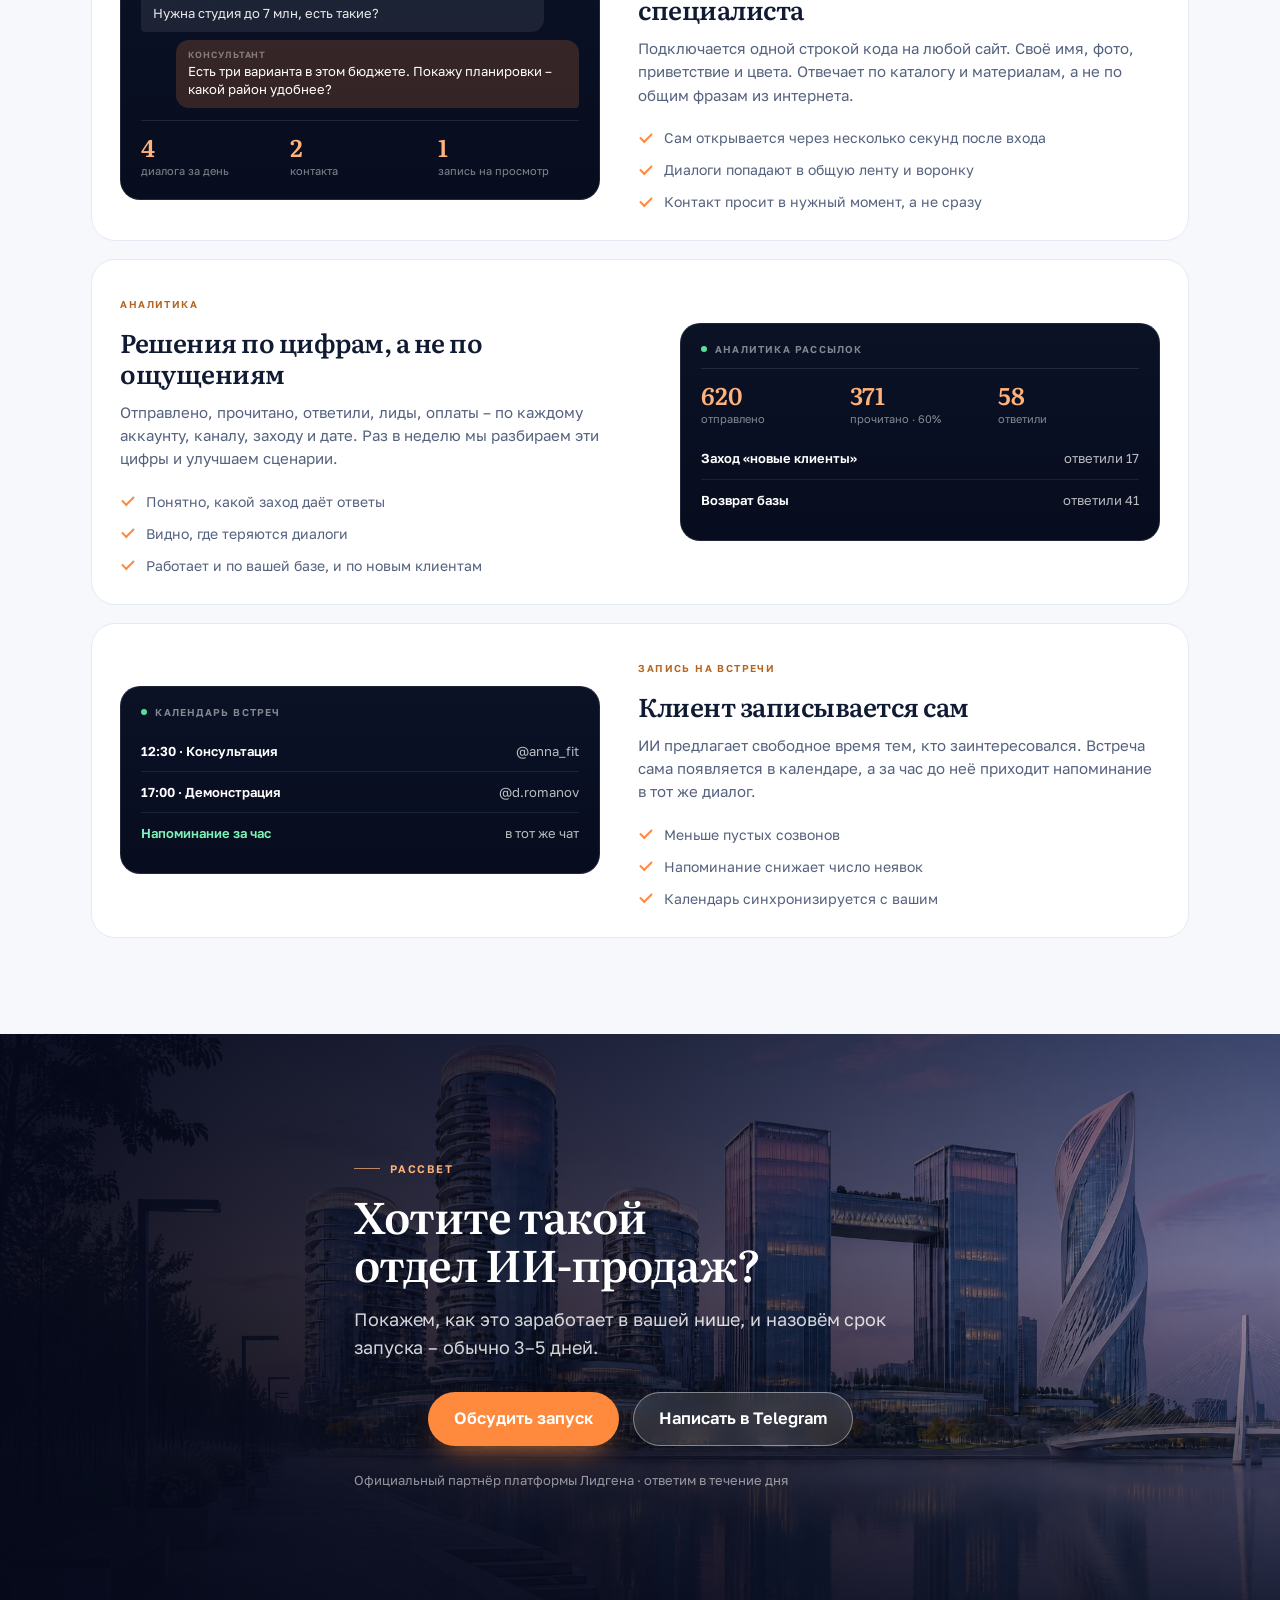
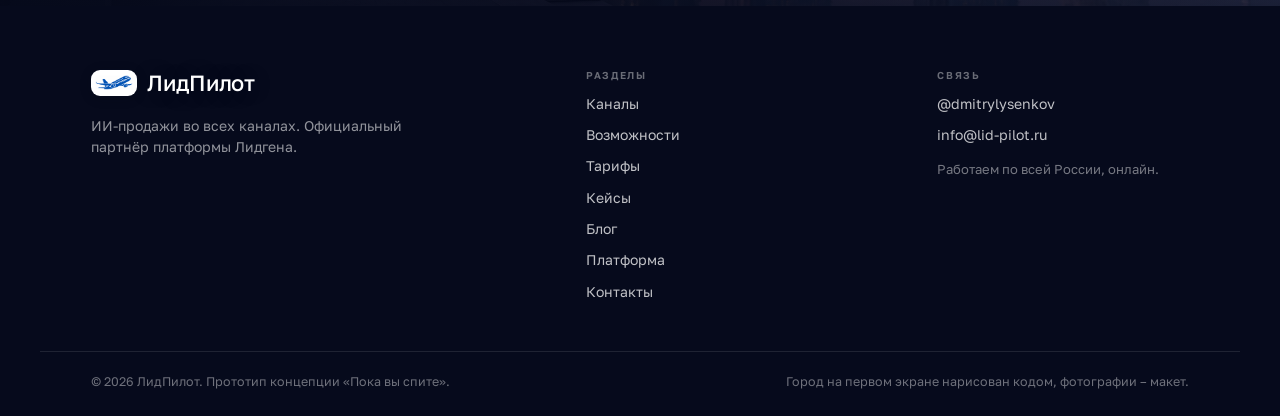
<file: vozmozhnosti/index.html>
<!DOCTYPE html><html lang="ru"> <head><script>document.documentElement.classList.add('js');</script><meta charset="utf-8"><meta name="viewport" content="width=device-width, initial-scale=1, viewport-fit=cover"><meta name="robots" content="noindex, nofollow"><title>Возможности ИИ-менеджера продаж – лента, воронка, виджет, аналитика | ЛидПилот</title><meta name="description" content="Что умеет ИИ-менеджер продаж: общая лента всех каналов, поиск клиентов, ответы на возражения, воронка сделок, чат для сайта, запись на встречи и аналитика."><link rel="canonical" href="https://dmitryli52.github.io/lidpilot-noch/vozmozhnosti/"><meta name="theme-color" content="#060A1C"><meta property="og:type" content="website"><meta property="og:title" content="Возможности ИИ-менеджера продаж – лента, воронка, виджет, аналитика | ЛидПилот"><meta property="og:description" content="Что умеет ИИ-менеджер продаж: общая лента всех каналов, поиск клиентов, ответы на возражения, воронка сделок, чат для сайта, запись на встречи и аналитика."><meta property="og:url" content="https://dmitryli52.github.io/lidpilot-noch/vozmozhnosti/"><meta property="og:image" content="https://dmitryli52.github.io/lidpilot-noch/assets/noch/og-noch.jpg"><meta property="og:image:width" content="1200"><meta property="og:image:height" content="630"><meta property="og:site_name" content="ЛидПилот"><link rel="icon" type="image/svg+xml" href="https://dmitryli52.github.io/lidpilot-noch/favicon.svg"><link rel="preconnect" href="https://fonts.googleapis.com"><link rel="preconnect" href="https://fonts.gstatic.com" crossorigin><link href="https://fonts.googleapis.com/css2?family=Literata:opsz,wght@7..72,500;7..72,600&family=Golos+Text:wght@400;500;600;700&display=swap&subset=cyrillic" rel="stylesheet"><link rel="stylesheet" href="https://dmitryli52.github.io/lidpilot-noch/assets/noch/noch.css?v=4"><script type="module" src="https://dmitryli52.github.io/lidpilot-noch/_astro/page.sJrt8mpm.js"></script></head> <body> <header class="top top_page" data-head> <div class="top__in"> <a class="logo" href="https://dmitryli52.github.io/lidpilot-noch/" aria-label="ЛидПилот – на главную"> <span class="logo__badge"><img src="https://dmitryli52.github.io/lidpilot-noch/assets/noch/logo-plane.png" alt="" width="44" height="18" decoding="async"></span>
ЛидПилот
</a> <nav class="nav" aria-label="Разделы"> <a href="https://dmitryli52.github.io/lidpilot-noch/#channels">Каналы</a><a href="https://dmitryli52.github.io/lidpilot-noch/vozmozhnosti/">Возможности</a><a href="https://dmitryli52.github.io/lidpilot-noch/tarify/">Тарифы</a><a href="https://dmitryli52.github.io/lidpilot-noch/keysy/">Кейсы</a><a href="https://dmitryli52.github.io/lidpilot-noch/blog/">Блог</a><a href="https://dmitryli52.github.io/lidpilot-noch/kontakty/">Контакты</a> </nav> <a class="btn btn_ghost top__cta" href="https://t.me/dmitrylysenkov" target="_blank" rel="noopener">Получить консультацию</a> <button class="burger" type="button" aria-label="Открыть меню" aria-expanded="false" aria-controls="mmenu"> <i></i><i></i><i></i> </button> </div> </header> <div class="mmenu" id="mmenu" hidden> <div class="mmenu__top"> <span class="logo logo_menu"> <span class="logo__badge"><img src="https://dmitryli52.github.io/lidpilot-noch/assets/noch/logo-plane.png" alt="" width="44" height="18" decoding="async"></span>
ЛидПилот
</span> <button class="mmenu__close" type="button" aria-label="Закрыть меню">×</button> </div> <nav class="mmenu__nav" aria-label="Разделы"> <a href="https://dmitryli52.github.io/lidpilot-noch/#channels">Каналы</a><a href="https://dmitryli52.github.io/lidpilot-noch/vozmozhnosti/">Возможности</a><a href="https://dmitryli52.github.io/lidpilot-noch/tarify/">Тарифы</a><a href="https://dmitryli52.github.io/lidpilot-noch/keysy/">Кейсы</a><a href="https://dmitryli52.github.io/lidpilot-noch/blog/">Блог</a><a href="https://dmitryli52.github.io/lidpilot-noch/kontakty/">Контакты</a> <a href="https://dmitryli52.github.io/lidpilot-noch/platforma/">Платформа</a> </nav> <p class="mmenu__note">ИИ-менеджер продаж в Telegram, WhatsApp, на Авито, Циан и сайте. Официальный партнёр платформы Лидгена.</p> <div class="mmenu__cta"> <a class="btn btn_sun" href="https://t.me/dmitrylysenkov" target="_blank" rel="noopener">Обсудить запуск</a> <a class="btn btn_ghost" href="mailto:info@lid-pilot.ru">info@lid-pilot.ru</a> </div> </div> <main>  <section class="phero phero_hero"> <img class="phero__bg" src="https://dmitryli52.github.io/lidpilot-noch/assets/noch/city-night.webp" srcset="https://dmitryli52.github.io/lidpilot-noch/assets/noch/city-night.webp 1920w" sizes="100vw" alt="" width="1920" height="1080" fetchpriority="high" decoding="async" style="object-position:50% 44%"> <div class="phero__shade" aria-hidden="true"></div> <div class="wrap phero__in"> <nav class="phero__meta" aria-label="Хлебные крошки"> <a href="https://dmitryli52.github.io/lidpilot-noch/">Главная</a><i aria-hidden="true"></i><span>Возможности</span> </nav> <span class="kicker kicker_light" hidden>Возможности</span> <h1>Что умеет ИИ-менеджер</h1> <p class="lead">Вся работа отдела продаж во всех каналах: от первого сообщения новому клиенту до оплаты и записи на встречу. Ниже – как это выглядит в кабинете.</p> <div class="cta"> <a class="btn btn_sun" href="https://t.me/dmitrylysenkov" target="_blank" rel="noopener">Обсудить запуск</a> <a class="btn btn_ghost" href="https://dmitryli52.github.io/lidpilot-noch/tarify/">Смотреть тарифы</a> </div> <p class="phero__facts"><span><b>5 каналов</b> в одной ленте</span><span><b>5 секунд</b> первый ответ</span><span><b>24/7</b> без выходных</span></p> </div> </section> <section class="sec" id="features"> <div class="wrap"> <div class="sec__head"> <span class="kicker" data-in>Двенадцать инструментов</span> <h2 data-in>Каждый день – одна и та же работа</h2> <p class="sec__note" data-in>Ниже – то, что ИИ-менеджер делает сам, пока менеджеры заняты людьми и сделками.</p> </div> <div class="feats feats_4"> <article class="feat" data-in style="--d:0s"> <i class="feat__ic">ЛЕНТА</i> <h3>Общая лента</h3> <p>Telegram, WhatsApp, Авито, Циан и сайт – в одном окне</p> </article><article class="feat" data-in style="--d:0.06s"> <i class="feat__ic">ПОИСК</i> <h3>Поиск клиентов</h3> <p>Находит аудиторию в профильных чатах и пишет первым</p> </article><article class="feat" data-in style="--d:0.12s"> <i class="feat__ic">ИИ</i> <h3>ИИ-продавец</h3> <p>Выясняет потребность, прогревает и вовремя даёт ссылку</p> </article><article class="feat" data-in style="--d:0.18s"> <i class="feat__ic">ЩИТ</i> <h3>Возражения</h3> <p>Отвечает на «дорого», «а это надёжно?», «я подумаю»</p> </article><article class="feat" data-in style="--d:0s"> <i class="feat__ic">ВОРОНКА</i> <h3>Воронка сделок</h3> <p>Сам раскладывает лидов по этапам</p> </article><article class="feat" data-in style="--d:0.06s"> <i class="feat__ic">ДОЖИМ</i> <h3>Напоминания</h3> <p>Возвращает тех, кто не ответил или пропал</p> </article><article class="feat" data-in style="--d:0.12s"> <i class="feat__ic">СТОРИС</i> <h3>Сторис на автомате</h3> <p>Каждый день – сторис с кнопкой на всех аккаунтах</p> </article><article class="feat" data-in style="--d:0.18s"> <i class="feat__ic">ОПЛАТА</i> <h3>Оплата в переписке</h3> <p>Ссылка на оплату и сверка поступлений с таблицей</p> </article><article class="feat" data-in style="--d:0s"> <i class="feat__ic">КАЛЕНДАРЬ</i> <h3>Запись на встречи</h3> <p>Клиент сам выбирает время, ИИ напоминает за час</p> </article><article class="feat" data-in style="--d:0.06s"> <i class="feat__ic">БАЗА</i> <h3>База знаний</h3> <p>Отвечает только по вашим материалам</p> </article><article class="feat" data-in style="--d:0.12s"> <i class="feat__ic">ЦИФРЫ</i> <h3>Аналитика</h3> <p>Отправлено → ответили → лиды → оплаты по каждому заходу</p> </article><article class="feat" data-in style="--d:0.18s"> <i class="feat__ic">API</i> <h3>Интеграции</h3> <p>Любая CRM, таблицы, реклама, API и вебхуки</p> </article> </div> </div> </section> <section class="sec sec_tint" id="show"> <div class="wrap"> <div class="sec__head"> <span class="kicker" data-in>Как это выглядит</span> <h2 data-in>Шесть экранов, которые закрывают рутину</h2> <p class="sec__note" data-in>Показываем на макетах: что видит менеджер и что происходит с клиентом.</p> </div> <div class="shows"> <article class="show" data-in> <div class="show__txt"> <span class="tag">Общая лента диалогов</span> <h3>Вся переписка с клиентом – в одном месте</h3> <p>Telegram, WhatsApp, Авито, Циан и чат сайта идут одной лентой. Красная точка – клиент ждёт ответа, менеджер подключается в один клик, и ИИ в этом диалоге замолкает.</p> <ul class="chk"> <li>История клиента не теряется между каналами</li> <li>Заметки к лиду прямо в переписке</li> <li>Ручной режим на любой диалог</li> </ul> </div> <div class="show__mock"> <div class="show__mock_h"><i></i>Лента · все каналы</div> <div class="mrow2"><b>WhatsApp · Елена</b><span>А детская группа по субботам есть?</span></div> <div class="mrow2"><b>Авито · Игорь</b><span>Склад ещё сдаётся?</span></div> <div class="mrow2"><b>Сайт · Ольга</b><span>Нужна студия до 7 млн</span></div> <div class="mrow2 mrow2_ok"><b>Telegram · @kirill_m</b><span>Вы: прислала время для записи</span></div> </div> </article> <article class="show" data-in> <div class="show__txt"> <span class="tag">Воронка сделок</span> <h3>Видно, кто на каком шаге</h3> <p>ИИ сам переносит диалоги по этапам – от «интересуется» до «оплатил». Сразу заметно, где сделки застревают и кому из менеджеров нужна помощь.</p> <ul class="chk"> <li>В карточке: контакт, суть разговора, ссылка на переписку</li> <li>Передача в вашу CRM по API и вебхуку</li> <li>Горячие лиды подсвечиваются отдельно</li> </ul> </div> <div class="show__mock"> <div class="show__mock_h"><i></i>Лиды · воронка</div> <div class="mrow2"><b>Новый</b><span>2 · @pavel_s, Сайт · Ольга</span></div> <div class="mrow2"><b>Интерес</b><span>3 · @kirill_m, WA · Антон</span></div> <div class="mrow2"><b>Контакт</b><span>1 · @v.orlova оставила телефон</span></div> <div class="mrow2 mrow2_ok"><b>Успех</b><span>1 · @sergeev оплатил</span></div> </div> </article> <article class="show" data-in> <div class="show__txt"> <span class="tag">Диалоги с клиентами</span> <h3>Отвечает сразу и работает с возражениями</h3> <p>Ответ в любое время суток, пока клиент ещё тёплый. ИИ спокойно отвечает на «дорого», «а это надёжно?» и «я подумаю», понимает голосовые, фото и документы.</p> <ul class="chk"> <li>Шаг за шагом ведёт к сделке</li> <li>Не спорит и не давит</li> <li>Сложный разговор отдаёт человеку</li> </ul> </div> <div class="show__mock"> <div class="show__mock_h"><i></i>Диалог с клиентом</div> <div class="mbub"><small>Клиент</small>А данные клиентов у вас не утекут?</div> <div class="mbub mbub_me"><small>ЛидПилот</small>Хороший вопрос. Данные обрабатываются у вас, по 152-ФЗ. Подскажите, вы отвечаете за продажи?</div> <div class="mbub"><small>Клиент</small>Да, руковожу отделом</div> <div class="mbub mbub_me"><small>ЛидПилот</small>Тогда покажу на ваших данных. Удобно созвониться в четверг?</div> </div> </article> <article class="show" data-in> <div class="show__txt"> <span class="tag">Чат для сайта</span> <h3>Консультант от имени вашего специалиста</h3> <p>Подключается одной строкой кода на любой сайт. Своё имя, фото, приветствие и цвета. Отвечает по каталогу и материалам, а не по общим фразам из интернета.</p> <ul class="chk"> <li>Сам открывается через несколько секунд после входа</li> <li>Диалоги попадают в общую ленту и воронку</li> <li>Контакт просит в нужный момент, а не сразу</li> </ul> </div> <div class="show__mock"> <div class="show__mock_h"><i></i>Виджет на сайте</div> <div class="mbub"><small>Посетитель</small>Нужна студия до 7 млн, есть такие?</div> <div class="mbub mbub_me"><small>Консультант</small>Есть три варианта в этом бюджете. Покажу планировки – какой район удобнее?</div> <div class="mstat"><div><b>4</b><span>диалога за день</span></div><div><b>2</b><span>контакта</span></div><div><b>1</b><span>запись на просмотр</span></div></div> </div> </article> <article class="show" data-in> <div class="show__txt"> <span class="tag">Аналитика</span> <h3>Решения по цифрам, а не по ощущениям</h3> <p>Отправлено, прочитано, ответили, лиды, оплаты – по каждому аккаунту, каналу, заходу и дате. Раз в неделю мы разбираем эти цифры и улучшаем сценарии.</p> <ul class="chk"> <li>Понятно, какой заход даёт ответы</li> <li>Видно, где теряются диалоги</li> <li>Работает и по вашей базе, и по новым клиентам</li> </ul> </div> <div class="show__mock"> <div class="show__mock_h"><i></i>Аналитика рассылок</div> <div class="mstat"><div><b>620</b><span>отправлено</span></div><div><b>371</b><span>прочитано · 60%</span></div><div><b>58</b><span>ответили</span></div></div> <div class="mrow2" style="margin-top:12px"><b>Заход «новые клиенты»</b><span>ответили 17</span></div> <div class="mrow2"><b>Возврат базы</b><span>ответили 41</span></div> </div> </article> <article class="show" data-in> <div class="show__txt"> <span class="tag">Запись на встречи</span> <h3>Клиент записывается сам</h3> <p>ИИ предлагает свободное время тем, кто заинтересовался. Встреча сама появляется в календаре, а за час до неё приходит напоминание в тот же диалог.</p> <ul class="chk"> <li>Меньше пустых созвонов</li> <li>Напоминание снижает число неявок</li> <li>Календарь синхронизируется с вашим</li> </ul> </div> <div class="show__mock"> <div class="show__mock_h"><i></i>Календарь встреч</div> <div class="mrow2"><b>12:30 · Консультация</b><span>@anna_fit</span></div> <div class="mrow2"><b>17:00 · Демонстрация</b><span>@d.romanov</span></div> <div class="mrow2 mrow2_ok"><b>Напоминание за час</b><span>в тот же чат</span></div> </div> </article> </div> </div> </section> <section class="final" id="cta"> <img class="final__bg" src="https://dmitryli52.github.io/lidpilot-noch/assets/noch/city-dawn.webp" srcset="https://dmitryli52.github.io/lidpilot-noch/assets/noch/city-dawn.webp 1920w" sizes="100vw" alt="" width="1920" height="1080" loading="lazy" decoding="async"> <div class="final__shade" aria-hidden="true"></div> <div class="wrap final__in"> <span class="kicker kicker_light" data-in>Рассвет</span> <h2 data-in>Хотите такой отдел ИИ-продаж?</h2> <p class="lead lead_light" data-in style="--d:.08s">Покажем, как это заработает в вашей нише, и назовём срок запуска – обычно 3–5 дней.</p> <div class="cta cta_center" data-in style="--d:.14s"> <a class="btn btn_sun" href="https://t.me/dmitrylysenkov" target="_blank" rel="noopener">Обсудить запуск</a> <a class="btn btn_glass" href="https://t.me/dmitrylysenkov" target="_blank" rel="noopener">Написать в Telegram</a> </div> <p class="final__note" data-in style="--d:.2s">Официальный партнёр платформы Лидгена · ответим в течение дня</p> </div> </section>  </main> <footer class="foot"> <div class="wrap foot__in"> <div class="foot__brand"> <a class="logo logo_foot" href="https://dmitryli52.github.io/lidpilot-noch/"> <span class="logo__badge"><img src="https://dmitryli52.github.io/lidpilot-noch/assets/noch/logo-plane.png" alt="" width="44" height="18" decoding="async"></span> ЛидПилот </a> <p>ИИ-продажи во всех каналах. Официальный партнёр платформы Лидгена.</p> </div> <nav class="foot__nav" aria-label="Разделы сайта"> <span>Разделы</span> <a href="https://dmitryli52.github.io/lidpilot-noch/#channels">Каналы</a><a href="https://dmitryli52.github.io/lidpilot-noch/vozmozhnosti/">Возможности</a><a href="https://dmitryli52.github.io/lidpilot-noch/tarify/">Тарифы</a><a href="https://dmitryli52.github.io/lidpilot-noch/keysy/">Кейсы</a><a href="https://dmitryli52.github.io/lidpilot-noch/blog/">Блог</a><a href="https://dmitryli52.github.io/lidpilot-noch/platforma/">Платформа</a><a href="https://dmitryli52.github.io/lidpilot-noch/kontakty/">Контакты</a> </nav> <div class="foot__contacts"> <span>Связь</span> <a href="https://t.me/dmitrylysenkov" target="_blank" rel="noopener">@dmitrylysenkov</a> <a href="mailto:info@lid-pilot.ru">info@lid-pilot.ru</a> <p>Работаем по всей России, онлайн.</p> </div> </div> <div class="wrap foot__bottom"> <span>© 2026 ЛидПилот. Прототип концепции «Пока вы спите».</span> <span>Город на первом экране нарисован кодом, фотографии – макет.</span> </div> </footer> <script>
(function () {
  var q = function (s) { return document.querySelector(s); };
  var qa = function (s) { return [].slice.call(document.querySelectorAll(s)); };

  var head = q('[data-head]');
  function stuck() {
    if (head) head.classList.toggle('is-stuck', scrollY > 40);
  }
  stuck();
  addEventListener('scroll', stuck, { passive: true });

  var burger = q('.burger'), mmenu = q('#mmenu'), mclose = q('.mmenu__close');
  function setMenu(open) {
    if (!mmenu) return;
    mmenu.hidden = !open;
    if (burger) burger.setAttribute('aria-expanded', open ? 'true' : 'false');
    document.documentElement.style.overflow = open ? 'hidden' : '';
  }
  if (burger && mmenu) {
    burger.addEventListener('click', function () { setMenu(mmenu.hidden); });
    if (mclose) mclose.addEventListener('click', function () { setMenu(false); });
    qa('#mmenu a').forEach(function (a) { a.addEventListener('click', function () { setMenu(false); }); });
    addEventListener('keydown', function (e) { if (e.key === 'Escape' && !mmenu.hidden) setMenu(false); });
  }

  var items = qa('[data-in]');
  if ('IntersectionObserver' in window && items.length) {
    var io = new IntersectionObserver(function (entries) {
      entries.forEach(function (en) {
        if (en.isIntersecting) { en.target.classList.add('in'); io.unobserve(en.target); }
      });
    }, { threshold: 0.14, rootMargin: '0px 0px -6% 0px' });
    items.forEach(function (el) { io.observe(el); });
  } else {
    items.forEach(function (el) { el.classList.add('in'); });
  }

  qa('form[data-demo]').forEach(function (f) {
    f.addEventListener('submit', function (e) {
      e.preventDefault();
      var ok = f.querySelector('.form__ok');
      if (ok) ok.hidden = false;
      f.querySelectorAll('input,textarea,select,button').forEach(function (el) { el.disabled = true; });
    });
  });

  qa('a[href^="#"]').forEach(function (a) {
    a.addEventListener('click', function () {
      var id = a.getAttribute('href').slice(1);
      var el = id && document.getElementById(id);
      if (el) {
        setMenu(false);
        setTimeout(function () { el.focus({ preventScroll: true }); }, 0);
      }
    });
  });
})();
</script> </body> </html>
</file>
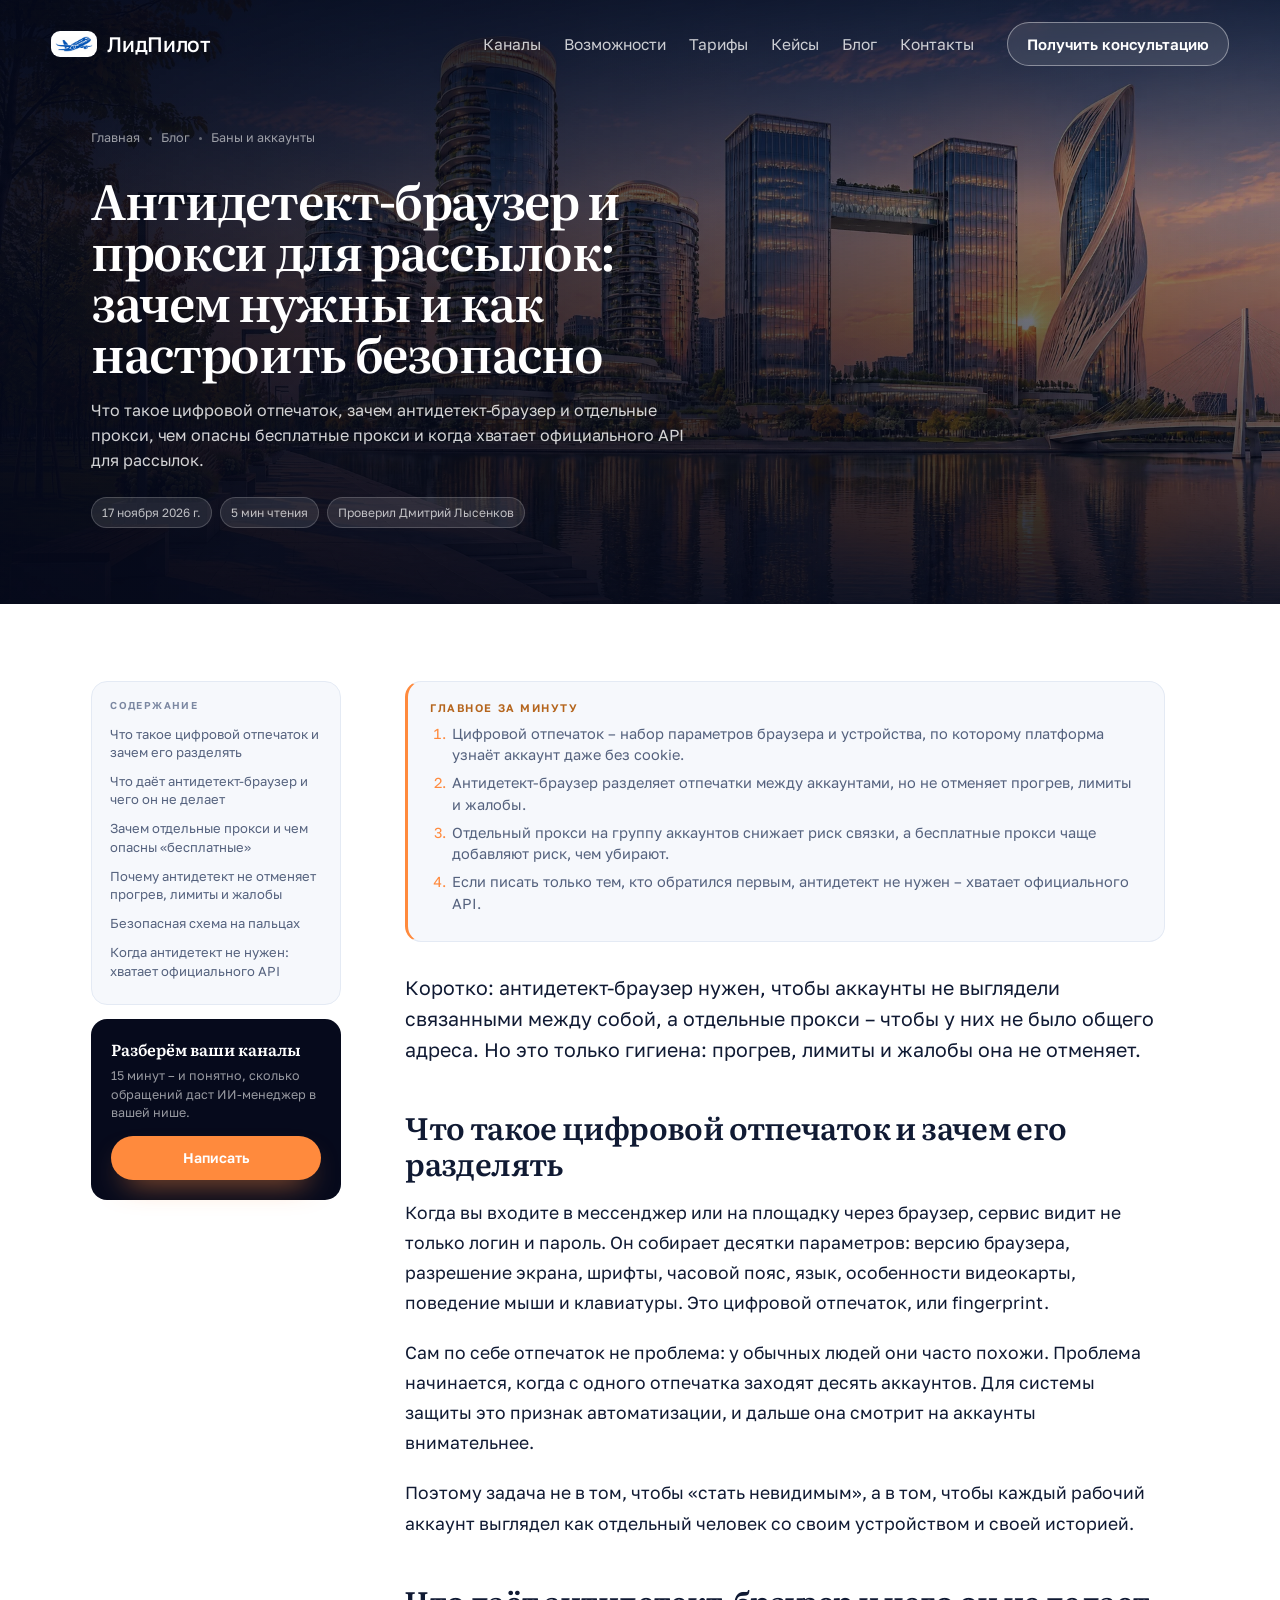
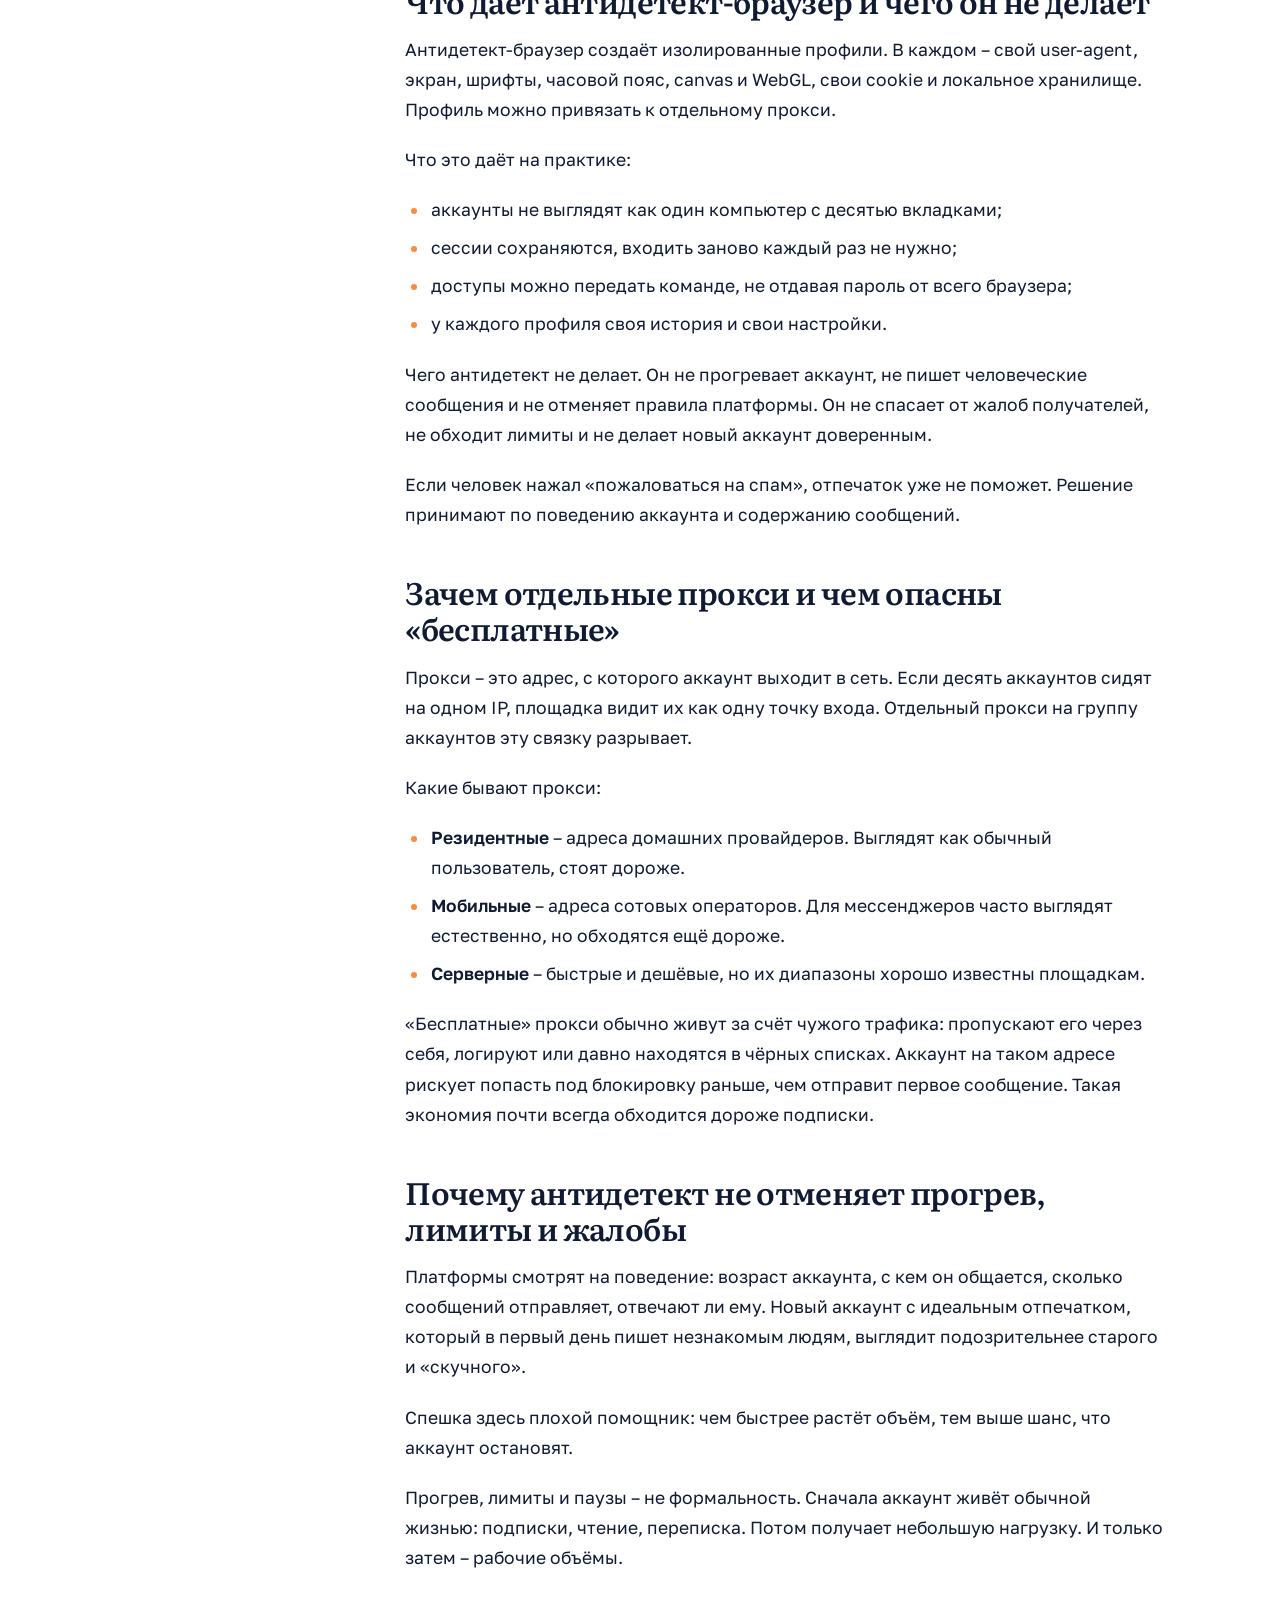
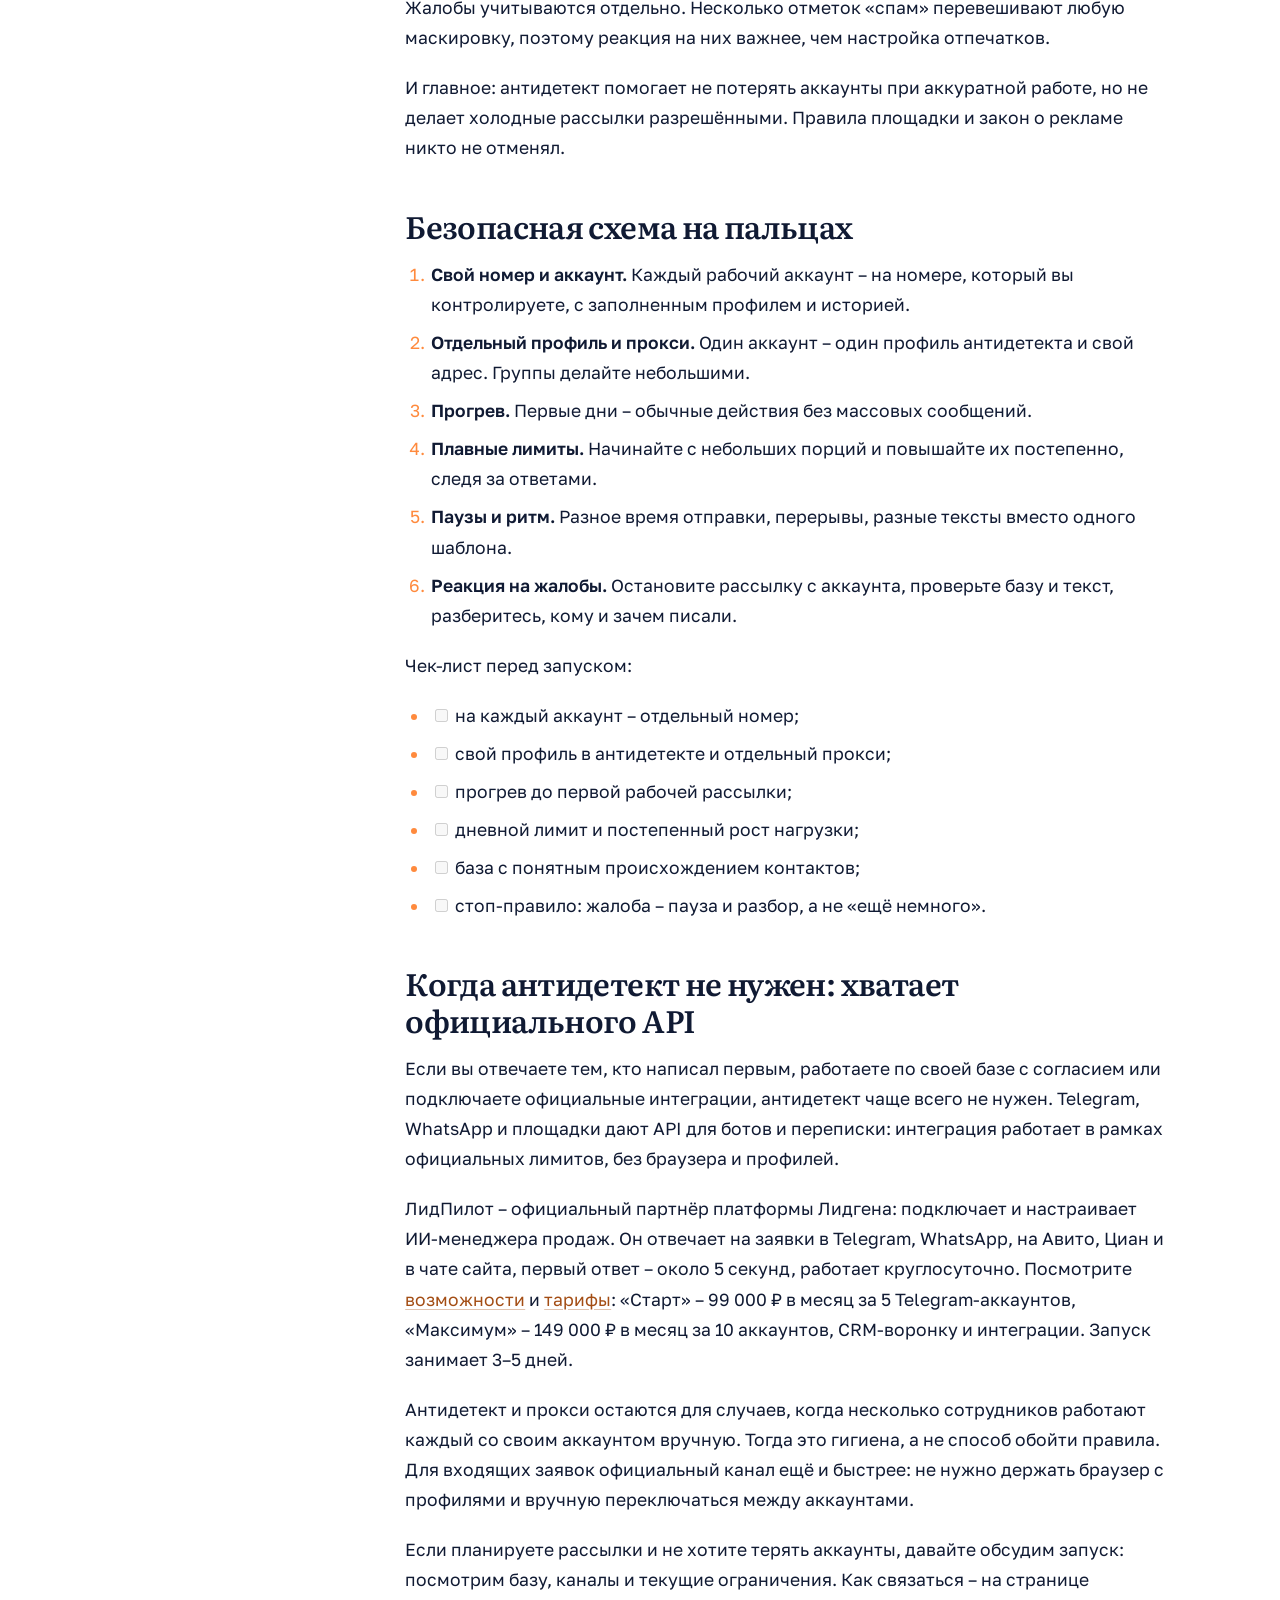
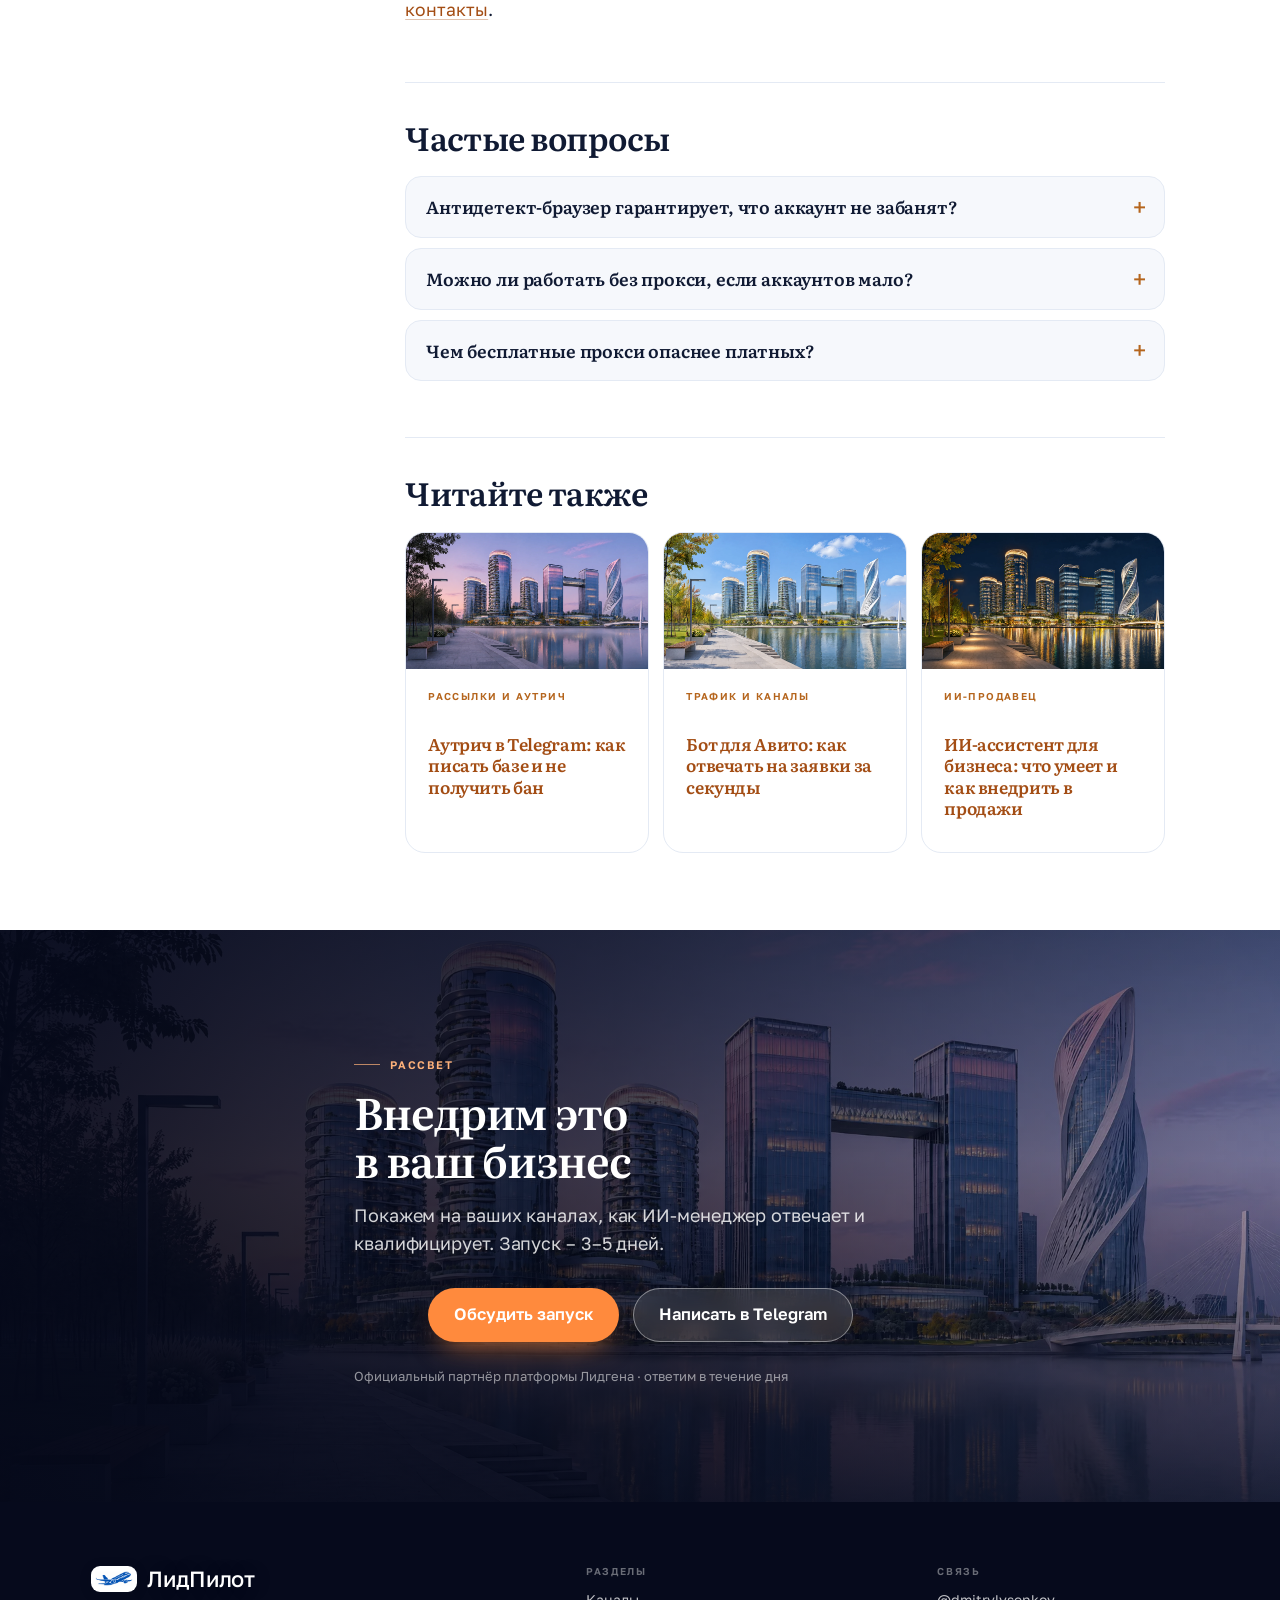
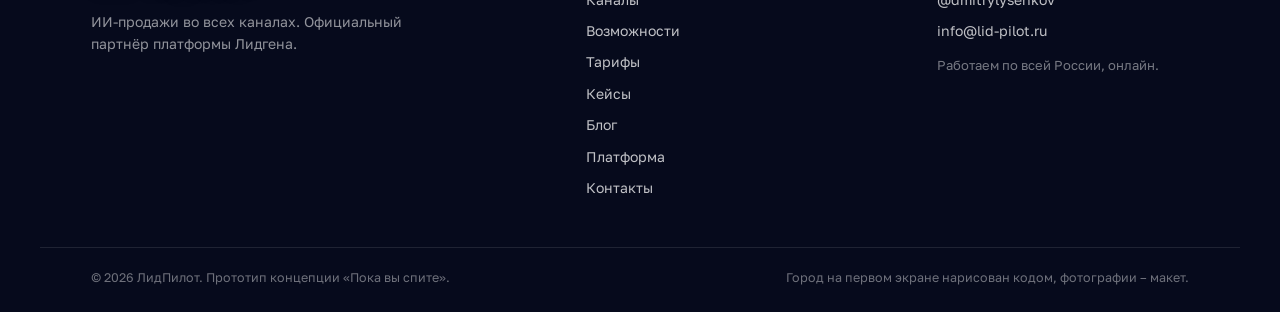
<file: blog/antidetect-brauzer-i-proksi/index.html>
<!DOCTYPE html><html lang="ru"> <head><script>document.documentElement.classList.add('js');</script><meta charset="utf-8"><meta name="viewport" content="width=device-width, initial-scale=1, viewport-fit=cover"><meta name="robots" content="noindex, nofollow"><title>Антидетект-браузер и прокси для рассылок: зачем нужны и как настроить безопасно | ЛидПилот</title><meta name="description" content="Что такое цифровой отпечаток, зачем антидетект-браузер и отдельные прокси, чем опасны бесплатные прокси и когда хватает официального API для рассылок."><link rel="canonical" href="https://dmitryli52.github.io/lidpilot-noch/blog/antidetect-brauzer-i-proksi/"><meta name="theme-color" content="#060A1C"><meta property="og:type" content="website"><meta property="og:title" content="Антидетект-браузер и прокси для рассылок: зачем нужны и как настроить безопасно | ЛидПилот"><meta property="og:description" content="Что такое цифровой отпечаток, зачем антидетект-браузер и отдельные прокси, чем опасны бесплатные прокси и когда хватает официального API для рассылок."><meta property="og:url" content="https://dmitryli52.github.io/lidpilot-noch/blog/antidetect-brauzer-i-proksi/"><meta property="og:image" content="https://dmitryli52.github.io/lidpilot-noch/assets/noch/og-noch.jpg"><meta property="og:image:width" content="1200"><meta property="og:image:height" content="630"><meta property="og:site_name" content="ЛидПилот"><link rel="icon" type="image/svg+xml" href="https://dmitryli52.github.io/lidpilot-noch/favicon.svg"><link rel="preconnect" href="https://fonts.googleapis.com"><link rel="preconnect" href="https://fonts.gstatic.com" crossorigin><link href="https://fonts.googleapis.com/css2?family=Literata:opsz,wght@7..72,500;7..72,600&family=Golos+Text:wght@400;500;600;700&display=swap&subset=cyrillic" rel="stylesheet"><link rel="stylesheet" href="https://dmitryli52.github.io/lidpilot-noch/assets/noch/noch.css?v=4"><script type="module" src="https://dmitryli52.github.io/lidpilot-noch/_astro/page.sJrt8mpm.js"></script></head> <body> <header class="top top_page" data-head> <div class="top__in"> <a class="logo" href="https://dmitryli52.github.io/lidpilot-noch/" aria-label="ЛидПилот – на главную"> <span class="logo__badge"><img src="https://dmitryli52.github.io/lidpilot-noch/assets/noch/logo-plane.png" alt="" width="44" height="18" decoding="async"></span>
ЛидПилот
</a> <nav class="nav" aria-label="Разделы"> <a href="https://dmitryli52.github.io/lidpilot-noch/#channels">Каналы</a><a href="https://dmitryli52.github.io/lidpilot-noch/vozmozhnosti/">Возможности</a><a href="https://dmitryli52.github.io/lidpilot-noch/tarify/">Тарифы</a><a href="https://dmitryli52.github.io/lidpilot-noch/keysy/">Кейсы</a><a href="https://dmitryli52.github.io/lidpilot-noch/blog/">Блог</a><a href="https://dmitryli52.github.io/lidpilot-noch/kontakty/">Контакты</a> </nav> <a class="btn btn_ghost top__cta" href="https://t.me/dmitrylysenkov" target="_blank" rel="noopener">Получить консультацию</a> <button class="burger" type="button" aria-label="Открыть меню" aria-expanded="false" aria-controls="mmenu"> <i></i><i></i><i></i> </button> </div> </header> <div class="mmenu" id="mmenu" hidden> <div class="mmenu__top"> <span class="logo logo_menu"> <span class="logo__badge"><img src="https://dmitryli52.github.io/lidpilot-noch/assets/noch/logo-plane.png" alt="" width="44" height="18" decoding="async"></span>
ЛидПилот
</span> <button class="mmenu__close" type="button" aria-label="Закрыть меню">×</button> </div> <nav class="mmenu__nav" aria-label="Разделы"> <a href="https://dmitryli52.github.io/lidpilot-noch/#channels">Каналы</a><a href="https://dmitryli52.github.io/lidpilot-noch/vozmozhnosti/">Возможности</a><a href="https://dmitryli52.github.io/lidpilot-noch/tarify/">Тарифы</a><a href="https://dmitryli52.github.io/lidpilot-noch/keysy/">Кейсы</a><a href="https://dmitryli52.github.io/lidpilot-noch/blog/">Блог</a><a href="https://dmitryli52.github.io/lidpilot-noch/kontakty/">Контакты</a> <a href="https://dmitryli52.github.io/lidpilot-noch/platforma/">Платформа</a> </nav> <p class="mmenu__note">ИИ-менеджер продаж в Telegram, WhatsApp, на Авито, Циан и сайте. Официальный партнёр платформы Лидгена.</p> <div class="mmenu__cta"> <a class="btn btn_sun" href="https://t.me/dmitrylysenkov" target="_blank" rel="noopener">Обсудить запуск</a> <a class="btn btn_ghost" href="mailto:info@lid-pilot.ru">info@lid-pilot.ru</a> </div> </div> <main>  <section class="phero phero_slim"> <img class="phero__bg" src="https://dmitryli52.github.io/lidpilot-noch/assets/noch/city-sunset.webp" alt="" width="1920" height="1080" fetchpriority="high" decoding="async" style="object-position:50% 42%"> <div class="phero__shade" aria-hidden="true"></div> <div class="wrap phero__in"> <div class="phero__meta"> <a href="https://dmitryli52.github.io/lidpilot-noch/">Главная</a><i aria-hidden="true"></i> <a href="https://dmitryli52.github.io/lidpilot-noch/blog/">Блог</a><i aria-hidden="true"></i> <span>Баны и аккаунты</span> </div> <h1>Антидетект-браузер и прокси для рассылок: зачем нужны и как настроить безопасно</h1> <p class="lead">Что такое цифровой отпечаток, зачем антидетект-браузер и отдельные прокси, чем опасны бесплатные прокси и когда хватает официального API для рассылок.</p> <div class="article__meta"> <span>17 ноября 2026 г.</span><span>5 мин чтения</span><span>Проверил Дмитрий Лысенков</span> </div> </div> </section> <section class="article"> <div class="wrap article__wrap"> <aside class="article__side"> <nav class="toc" aria-label="Содержание"> <b>Содержание</b> <a href="#что-такое-цифровой-отпечаток-и-зачем-его-разделять">Что такое цифровой отпечаток и зачем его разделять</a><a href="#что-даёт-антидетект-браузер-и-чего-он-не-делает">Что даёт антидетект-браузер и чего он не делает</a><a href="#зачем-отдельные-прокси-и-чем-опасны-бесплатные">Зачем отдельные прокси и чем опасны «бесплатные»</a><a href="#почему-антидетект-не-отменяет-прогрев-лимиты-и-жалобы">Почему антидетект не отменяет прогрев, лимиты и жалобы</a><a href="#безопасная-схема-на-пальцах">Безопасная схема на пальцах</a><a href="#когда-антидетект-не-нужен-хватает-официального-api">Когда антидетект не нужен: хватает официального API</a> </nav> <div class="article__cta"> <b>Разберём ваши каналы</b> <p>15 минут – и понятно, сколько обращений даст ИИ-менеджер в вашей нише.</p> <a class="btn btn_sun" href="https://t.me/dmitrylysenkov" target="_blank" rel="noopener">Написать</a> </div> </aside> <div> <div class="prose"> <div class="tldr"> <b>Главное за минуту</b> <ol><li>Цифровой отпечаток – набор параметров браузера и устройства, по которому платформа узнаёт аккаунт даже без cookie.</li><li>Антидетект-браузер разделяет отпечатки между аккаунтами, но не отменяет прогрев, лимиты и жалобы.</li><li>Отдельный прокси на группу аккаунтов снижает риск связки, а бесплатные прокси чаще добавляют риск, чем убирают.</li><li>Если писать только тем, кто обратился первым, антидетект не нужен – хватает официального API.</li></ol> </div> <p>Коротко: антидетект-браузер нужен, чтобы аккаунты не выглядели связанными между собой, а отдельные прокси – чтобы у них не было общего адреса. Но это только гигиена: прогрев, лимиты и жалобы она не отменяет.</p>
<h2 id="что-такое-цифровой-отпечаток-и-зачем-его-разделять">Что такое цифровой отпечаток и зачем его разделять</h2>
<p>Когда вы входите в мессенджер или на площадку через браузер, сервис видит не только логин и пароль. Он собирает десятки параметров: версию браузера, разрешение экрана, шрифты, часовой пояс, язык, особенности видеокарты, поведение мыши и клавиатуры. Это цифровой отпечаток, или fingerprint.</p>
<p>Сам по себе отпечаток не проблема: у обычных людей они часто похожи. Проблема начинается, когда с одного отпечатка заходят десять аккаунтов. Для системы защиты это признак автоматизации, и дальше она смотрит на аккаунты внимательнее.</p>
<p>Поэтому задача не в том, чтобы «стать невидимым», а в том, чтобы каждый рабочий аккаунт выглядел как отдельный человек со своим устройством и своей историей.</p>
<h2 id="что-даёт-антидетект-браузер-и-чего-он-не-делает">Что даёт антидетект-браузер и чего он не делает</h2>
<p>Антидетект-браузер создаёт изолированные профили. В каждом – свой user-agent, экран, шрифты, часовой пояс, canvas и WebGL, свои cookie и локальное хранилище. Профиль можно привязать к отдельному прокси.</p>
<p>Что это даёт на практике:</p>
<ul>
<li>аккаунты не выглядят как один компьютер с десятью вкладками;</li>
<li>сессии сохраняются, входить заново каждый раз не нужно;</li>
<li>доступы можно передать команде, не отдавая пароль от всего браузера;</li>
<li>у каждого профиля своя история и свои настройки.</li>
</ul>
<p>Чего антидетект не делает. Он не прогревает аккаунт, не пишет человеческие сообщения и не отменяет правила платформы. Он не спасает от жалоб получателей, не обходит лимиты и не делает новый аккаунт доверенным.</p>
<p>Если человек нажал «пожаловаться на спам», отпечаток уже не поможет. Решение принимают по поведению аккаунта и содержанию сообщений.</p>
<h2 id="зачем-отдельные-прокси-и-чем-опасны-бесплатные">Зачем отдельные прокси и чем опасны «бесплатные»</h2>
<p>Прокси – это адрес, с которого аккаунт выходит в сеть. Если десять аккаунтов сидят на одном IP, площадка видит их как одну точку входа. Отдельный прокси на группу аккаунтов эту связку разрывает.</p>
<p>Какие бывают прокси:</p>
<ul>
<li><strong>Резидентные</strong> – адреса домашних провайдеров. Выглядят как обычный пользователь, стоят дороже.</li>
<li><strong>Мобильные</strong> – адреса сотовых операторов. Для мессенджеров часто выглядят естественно, но обходятся ещё дороже.</li>
<li><strong>Серверные</strong> – быстрые и дешёвые, но их диапазоны хорошо известны площадкам.</li>
</ul>
<p>«Бесплатные» прокси обычно живут за счёт чужого трафика: пропускают его через себя, логируют или давно находятся в чёрных списках. Аккаунт на таком адресе рискует попасть под блокировку раньше, чем отправит первое сообщение. Такая экономия почти всегда обходится дороже подписки.</p>
<h2 id="почему-антидетект-не-отменяет-прогрев-лимиты-и-жалобы">Почему антидетект не отменяет прогрев, лимиты и жалобы</h2>
<p>Платформы смотрят на поведение: возраст аккаунта, с кем он общается, сколько сообщений отправляет, отвечают ли ему. Новый аккаунт с идеальным отпечатком, который в первый день пишет незнакомым людям, выглядит подозрительнее старого и «скучного».</p>
<p>Спешка здесь плохой помощник: чем быстрее растёт объём, тем выше шанс, что аккаунт остановят.</p>
<p>Прогрев, лимиты и паузы – не формальность. Сначала аккаунт живёт обычной жизнью: подписки, чтение, переписка. Потом получает небольшую нагрузку. И только затем – рабочие объёмы.</p>
<p>Жалобы учитываются отдельно. Несколько отметок «спам» перевешивают любую маскировку, поэтому реакция на них важнее, чем настройка отпечатков.</p>
<p>И главное: антидетект помогает не потерять аккаунты при аккуратной работе, но не делает холодные рассылки разрешёнными. Правила площадки и закон о рекламе никто не отменял.</p>
<h2 id="безопасная-схема-на-пальцах">Безопасная схема на пальцах</h2>
<ol>
<li><strong>Свой номер и аккаунт.</strong> Каждый рабочий аккаунт – на номере, который вы контролируете, с заполненным профилем и историей.</li>
<li><strong>Отдельный профиль и прокси.</strong> Один аккаунт – один профиль антидетекта и свой адрес. Группы делайте небольшими.</li>
<li><strong>Прогрев.</strong> Первые дни – обычные действия без массовых сообщений.</li>
<li><strong>Плавные лимиты.</strong> Начинайте с небольших порций и повышайте их постепенно, следя за ответами.</li>
<li><strong>Паузы и ритм.</strong> Разное время отправки, перерывы, разные тексты вместо одного шаблона.</li>
<li><strong>Реакция на жалобы.</strong> Остановите рассылку с аккаунта, проверьте базу и текст, разберитесь, кому и зачем писали.</li>
</ol>
<p>Чек-лист перед запуском:</p>
<ul class="contains-task-list">
<li class="task-list-item"><input type="checkbox" disabled> на каждый аккаунт – отдельный номер;</li>
<li class="task-list-item"><input type="checkbox" disabled> свой профиль в антидетекте и отдельный прокси;</li>
<li class="task-list-item"><input type="checkbox" disabled> прогрев до первой рабочей рассылки;</li>
<li class="task-list-item"><input type="checkbox" disabled> дневной лимит и постепенный рост нагрузки;</li>
<li class="task-list-item"><input type="checkbox" disabled> база с понятным происхождением контактов;</li>
<li class="task-list-item"><input type="checkbox" disabled> стоп-правило: жалоба – пауза и разбор, а не «ещё немного».</li>
</ul>
<h2 id="когда-антидетект-не-нужен-хватает-официального-api">Когда антидетект не нужен: хватает официального API</h2>
<p>Если вы отвечаете тем, кто написал первым, работаете по своей базе с согласием или подключаете официальные интеграции, антидетект чаще всего не нужен. Telegram, WhatsApp и площадки дают API для ботов и переписки: интеграция работает в рамках официальных лимитов, без браузера и профилей.</p>
<p>ЛидПилот – официальный партнёр платформы Лидгена: подключает и настраивает ИИ-менеджера продаж. Он отвечает на заявки в Telegram, WhatsApp, на Авито, Циан и в чате сайта, первый ответ – около 5 секунд, работает круглосуточно. Посмотрите <a href="https://dmitryli52.github.io/lidpilot-noch/vozmozhnosti/">возможности</a> и <a href="https://dmitryli52.github.io/lidpilot-noch/tarify/">тарифы</a>: «Старт» – 99 000 ₽ в месяц за 5 Telegram-аккаунтов, «Максимум» – 149 000 ₽ в месяц за 10 аккаунтов, CRM-воронку и интеграции. Запуск занимает 3–5 дней.</p>
<p>Антидетект и прокси остаются для случаев, когда несколько сотрудников работают каждый со своим аккаунтом вручную. Тогда это гигиена, а не способ обойти правила. Для входящих заявок официальный канал ещё и быстрее: не нужно держать браузер с профилями и вручную переключаться между аккаунтами.</p>
<p>Если планируете рассылки и не хотите терять аккаунты, давайте обсудим запуск: посмотрим базу, каналы и текущие ограничения. Как связаться – на странице <a href="https://dmitryli52.github.io/lidpilot-noch/kontakty/">контакты</a>.</p> <div class="article__foot" id="faq"> <h2>Частые вопросы</h2> <div class="qa"> <details><summary>Антидетект-браузер гарантирует, что аккаунт не забанят?</summary><p>Нет. Он разделяет отпечатки и снижает риск связки аккаунтов, но не отменяет лимиты, жалобы и правила платформы.</p></details><details><summary>Можно ли работать без прокси, если аккаунтов мало?</summary><p>Иногда можно на старте, но тогда аккаунты выходят из одной точки и выглядят связанными. Для регулярной работы лучше выделить отдельный прокси на группу.</p></details><details><summary>Чем бесплатные прокси опаснее платных?</summary><p>Их адреса давно известны площадкам и часто уже в чёрных списках, а владелец может логировать трафик. Экономия на прокси обычно оборачивается потерей аккаунтов.</p></details> </div> </div> <div class="article__foot"> <h2>Читайте также</h2> <div class="rel"> <a class="bcard" href="https://dmitryli52.github.io/lidpilot-noch/blog/autrich-v-telegram/"> <div class="bcard__img"><img src="https://dmitryli52.github.io/lidpilot-noch/assets/noch/city-dawn.webp" alt="" width="1200" height="675" loading="lazy" decoding="async"></div> <div class="bcard__b"> <span class="bcard__tag">Рассылки и аутрич</span> <h3>Аутрич в Telegram: как писать базе и не получить бан</h3> </div> </a><a class="bcard" href="https://dmitryli52.github.io/lidpilot-noch/blog/bot-dlya-avito/"> <div class="bcard__img"><img src="https://dmitryli52.github.io/lidpilot-noch/assets/noch/city-day.webp" alt="" width="1200" height="675" loading="lazy" decoding="async"></div> <div class="bcard__b"> <span class="bcard__tag">Трафик и каналы</span> <h3>Бот для Авито: как отвечать на заявки за секунды</h3> </div> </a><a class="bcard" href="https://dmitryli52.github.io/lidpilot-noch/blog/ii-assistent-dlya-biznesa/"> <div class="bcard__img"><img src="https://dmitryli52.github.io/lidpilot-noch/assets/noch/city-night.webp" alt="" width="1200" height="675" loading="lazy" decoding="async"></div> <div class="bcard__b"> <span class="bcard__tag">ИИ-продавец</span> <h3>ИИ-ассистент для бизнеса: что умеет и как внедрить в продажи</h3> </div> </a> </div> </div> </div> </div> </div> </section> <section class="final" id="cta"> <img class="final__bg" src="https://dmitryli52.github.io/lidpilot-noch/assets/noch/city-dawn.webp" srcset="https://dmitryli52.github.io/lidpilot-noch/assets/noch/city-dawn.webp 1920w" sizes="100vw" alt="" width="1920" height="1080" loading="lazy" decoding="async"> <div class="final__shade" aria-hidden="true"></div> <div class="wrap final__in"> <span class="kicker kicker_light" data-in>Рассвет</span> <h2 data-in>Внедрим это в ваш бизнес</h2> <p class="lead lead_light" data-in style="--d:.08s">Покажем на ваших каналах, как ИИ-менеджер отвечает и квалифицирует. Запуск – 3–5 дней.</p> <div class="cta cta_center" data-in style="--d:.14s"> <a class="btn btn_sun" href="https://t.me/dmitrylysenkov" target="_blank" rel="noopener">Обсудить запуск</a> <a class="btn btn_glass" href="https://t.me/dmitrylysenkov" target="_blank" rel="noopener">Написать в Telegram</a> </div> <p class="final__note" data-in style="--d:.2s">Официальный партнёр платформы Лидгена · ответим в течение дня</p> </div> </section>  </main> <footer class="foot"> <div class="wrap foot__in"> <div class="foot__brand"> <a class="logo logo_foot" href="https://dmitryli52.github.io/lidpilot-noch/"> <span class="logo__badge"><img src="https://dmitryli52.github.io/lidpilot-noch/assets/noch/logo-plane.png" alt="" width="44" height="18" decoding="async"></span> ЛидПилот </a> <p>ИИ-продажи во всех каналах. Официальный партнёр платформы Лидгена.</p> </div> <nav class="foot__nav" aria-label="Разделы сайта"> <span>Разделы</span> <a href="https://dmitryli52.github.io/lidpilot-noch/#channels">Каналы</a><a href="https://dmitryli52.github.io/lidpilot-noch/vozmozhnosti/">Возможности</a><a href="https://dmitryli52.github.io/lidpilot-noch/tarify/">Тарифы</a><a href="https://dmitryli52.github.io/lidpilot-noch/keysy/">Кейсы</a><a href="https://dmitryli52.github.io/lidpilot-noch/blog/">Блог</a><a href="https://dmitryli52.github.io/lidpilot-noch/platforma/">Платформа</a><a href="https://dmitryli52.github.io/lidpilot-noch/kontakty/">Контакты</a> </nav> <div class="foot__contacts"> <span>Связь</span> <a href="https://t.me/dmitrylysenkov" target="_blank" rel="noopener">@dmitrylysenkov</a> <a href="mailto:info@lid-pilot.ru">info@lid-pilot.ru</a> <p>Работаем по всей России, онлайн.</p> </div> </div> <div class="wrap foot__bottom"> <span>© 2026 ЛидПилот. Прототип концепции «Пока вы спите».</span> <span>Город на первом экране нарисован кодом, фотографии – макет.</span> </div> </footer> <script>
(function () {
  var q = function (s) { return document.querySelector(s); };
  var qa = function (s) { return [].slice.call(document.querySelectorAll(s)); };

  var head = q('[data-head]');
  function stuck() {
    if (head) head.classList.toggle('is-stuck', scrollY > 40);
  }
  stuck();
  addEventListener('scroll', stuck, { passive: true });

  var burger = q('.burger'), mmenu = q('#mmenu'), mclose = q('.mmenu__close');
  function setMenu(open) {
    if (!mmenu) return;
    mmenu.hidden = !open;
    if (burger) burger.setAttribute('aria-expanded', open ? 'true' : 'false');
    document.documentElement.style.overflow = open ? 'hidden' : '';
  }
  if (burger && mmenu) {
    burger.addEventListener('click', function () { setMenu(mmenu.hidden); });
    if (mclose) mclose.addEventListener('click', function () { setMenu(false); });
    qa('#mmenu a').forEach(function (a) { a.addEventListener('click', function () { setMenu(false); }); });
    addEventListener('keydown', function (e) { if (e.key === 'Escape' && !mmenu.hidden) setMenu(false); });
  }

  var items = qa('[data-in]');
  if ('IntersectionObserver' in window && items.length) {
    var io = new IntersectionObserver(function (entries) {
      entries.forEach(function (en) {
        if (en.isIntersecting) { en.target.classList.add('in'); io.unobserve(en.target); }
      });
    }, { threshold: 0.14, rootMargin: '0px 0px -6% 0px' });
    items.forEach(function (el) { io.observe(el); });
  } else {
    items.forEach(function (el) { el.classList.add('in'); });
  }

  qa('form[data-demo]').forEach(function (f) {
    f.addEventListener('submit', function (e) {
      e.preventDefault();
      var ok = f.querySelector('.form__ok');
      if (ok) ok.hidden = false;
      f.querySelectorAll('input,textarea,select,button').forEach(function (el) { el.disabled = true; });
    });
  });

  qa('a[href^="#"]').forEach(function (a) {
    a.addEventListener('click', function () {
      var id = a.getAttribute('href').slice(1);
      var el = id && document.getElementById(id);
      if (el) {
        setMenu(false);
        setTimeout(function () { el.focus({ preventScroll: true }); }, 0);
      }
    });
  });
})();
</script> </body> </html>
</file>
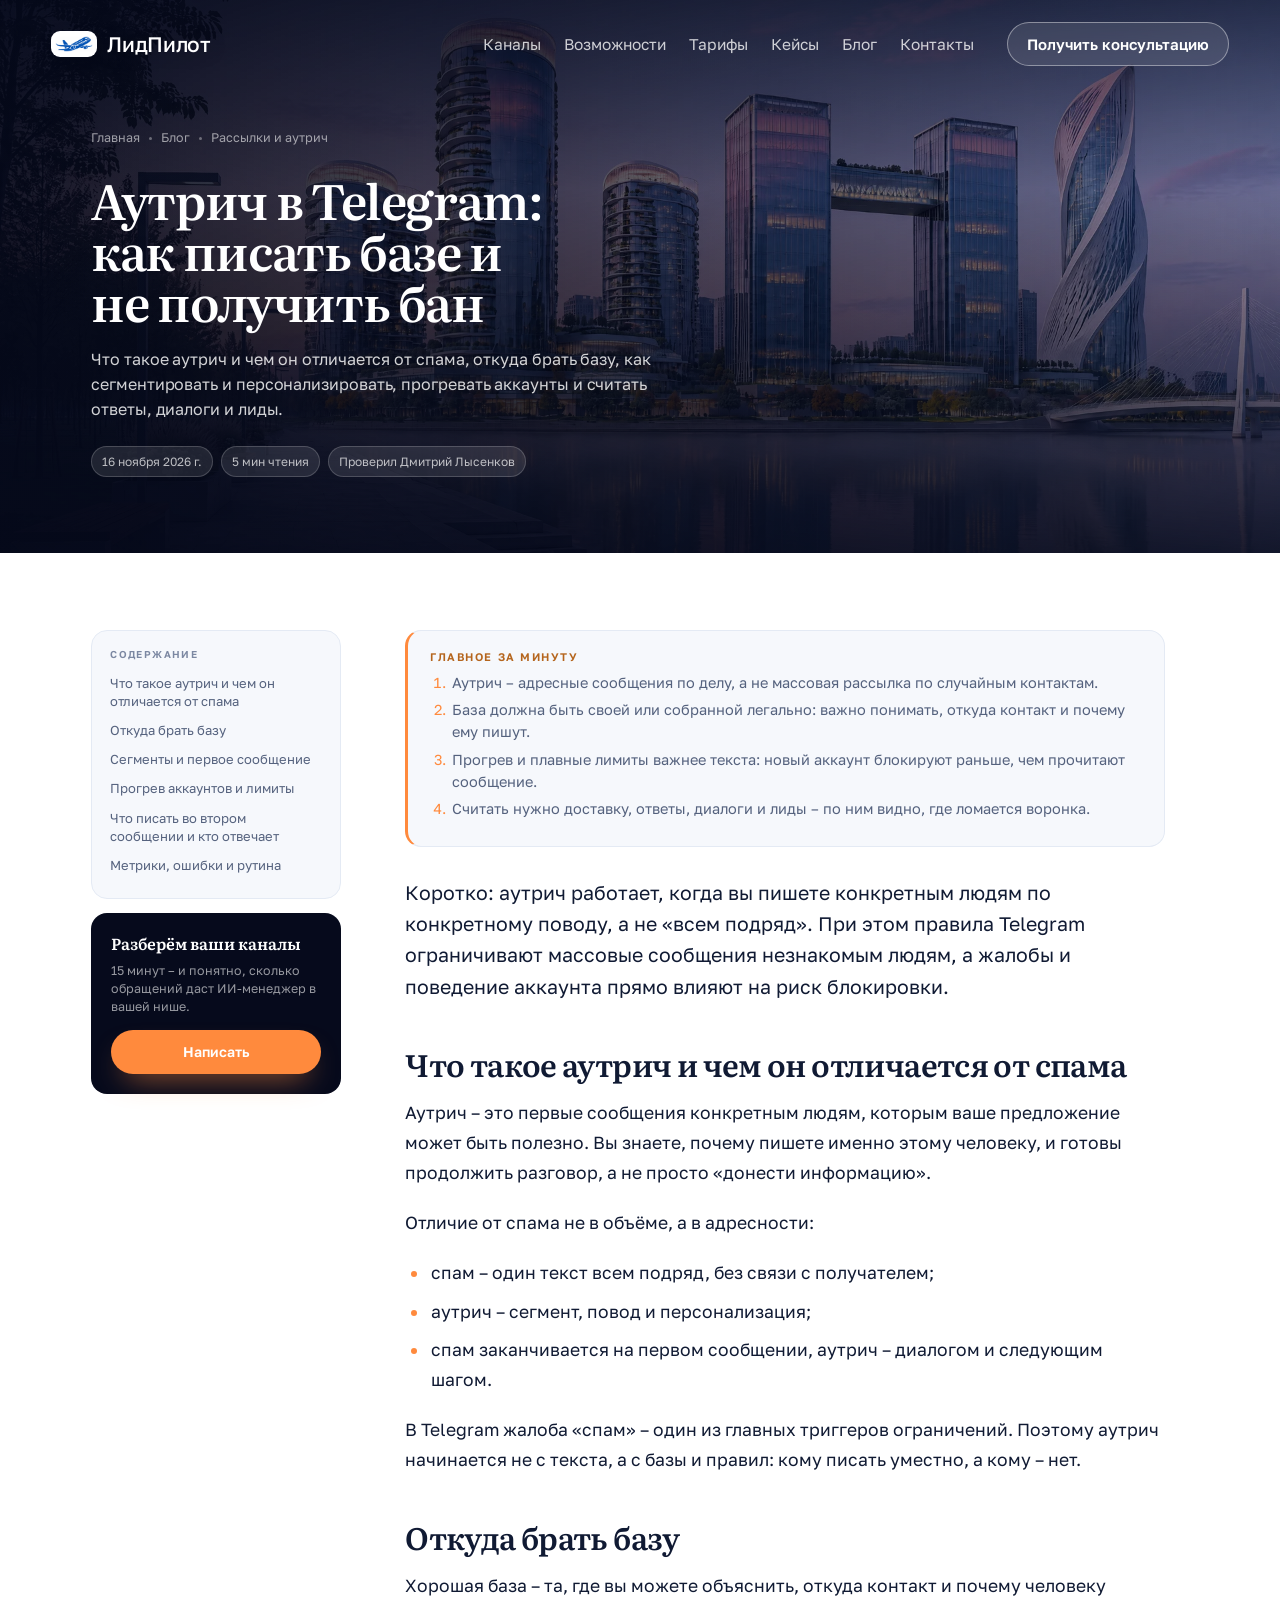
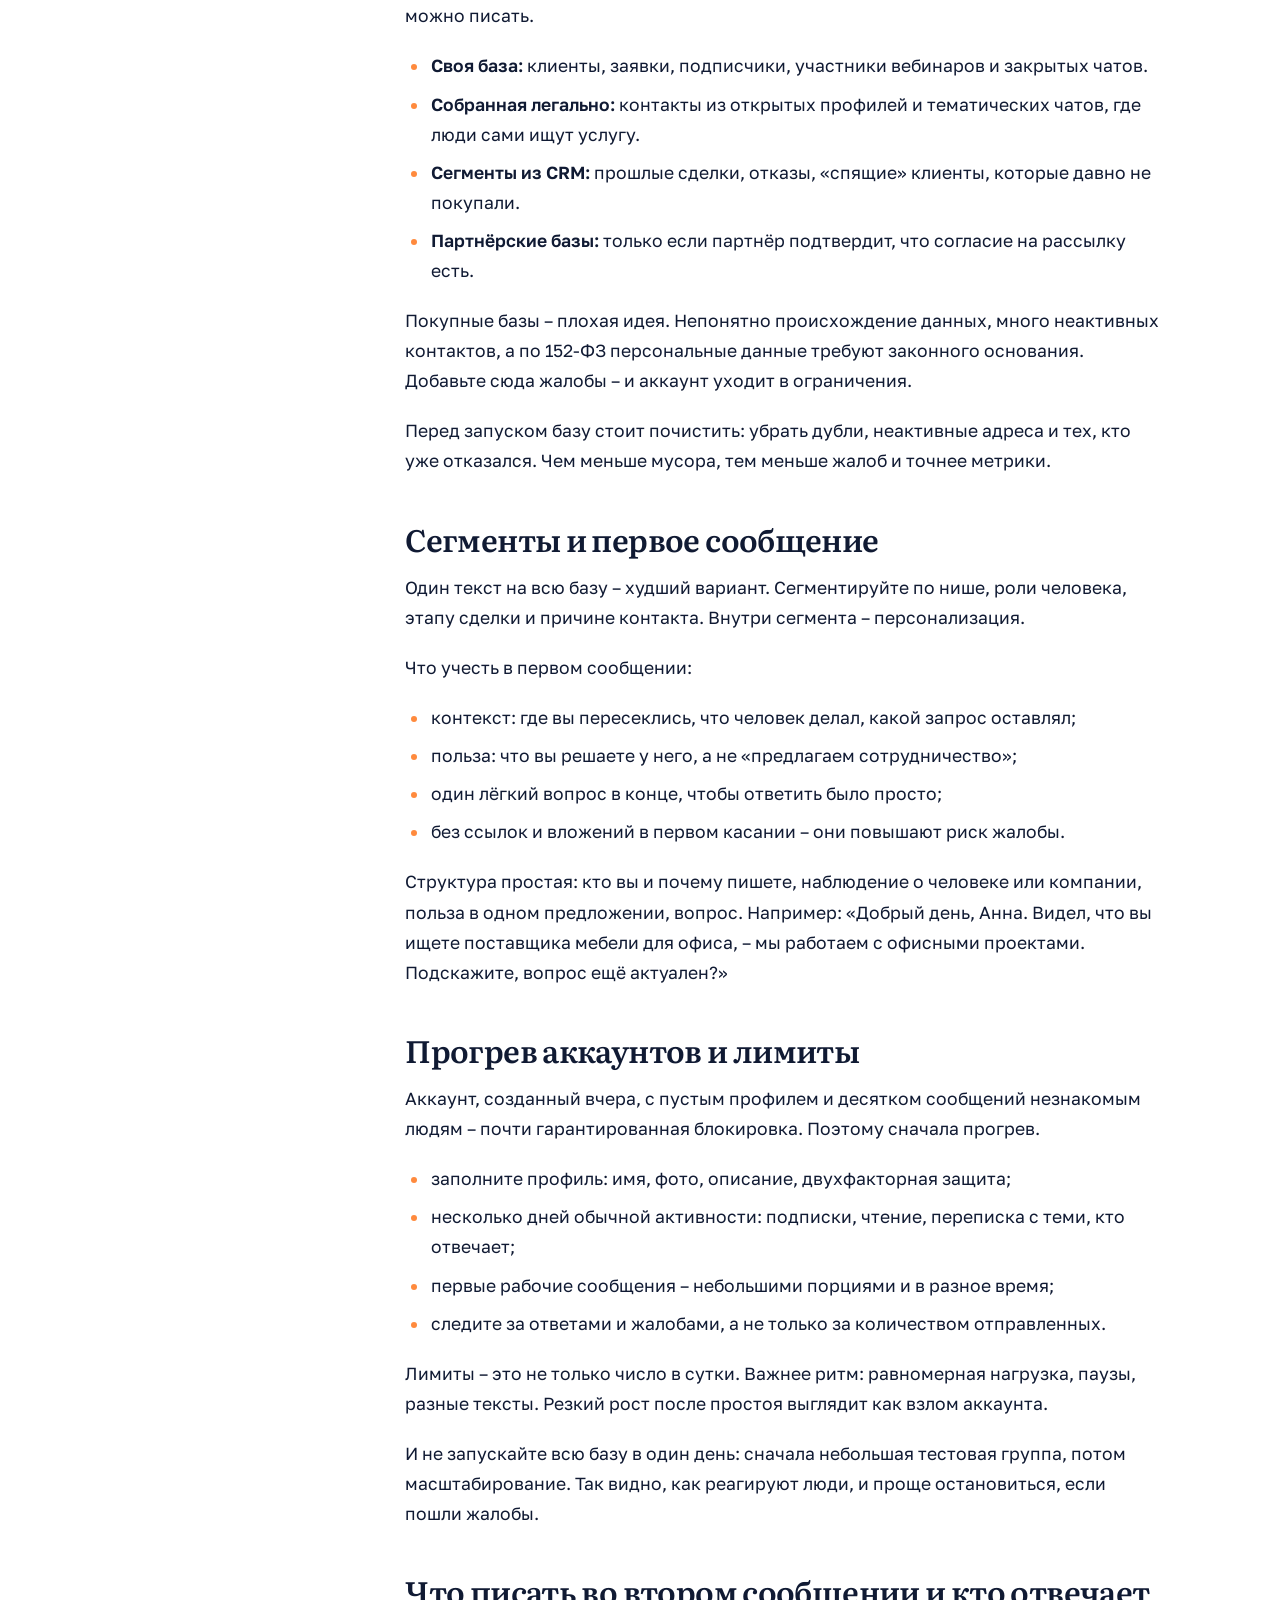
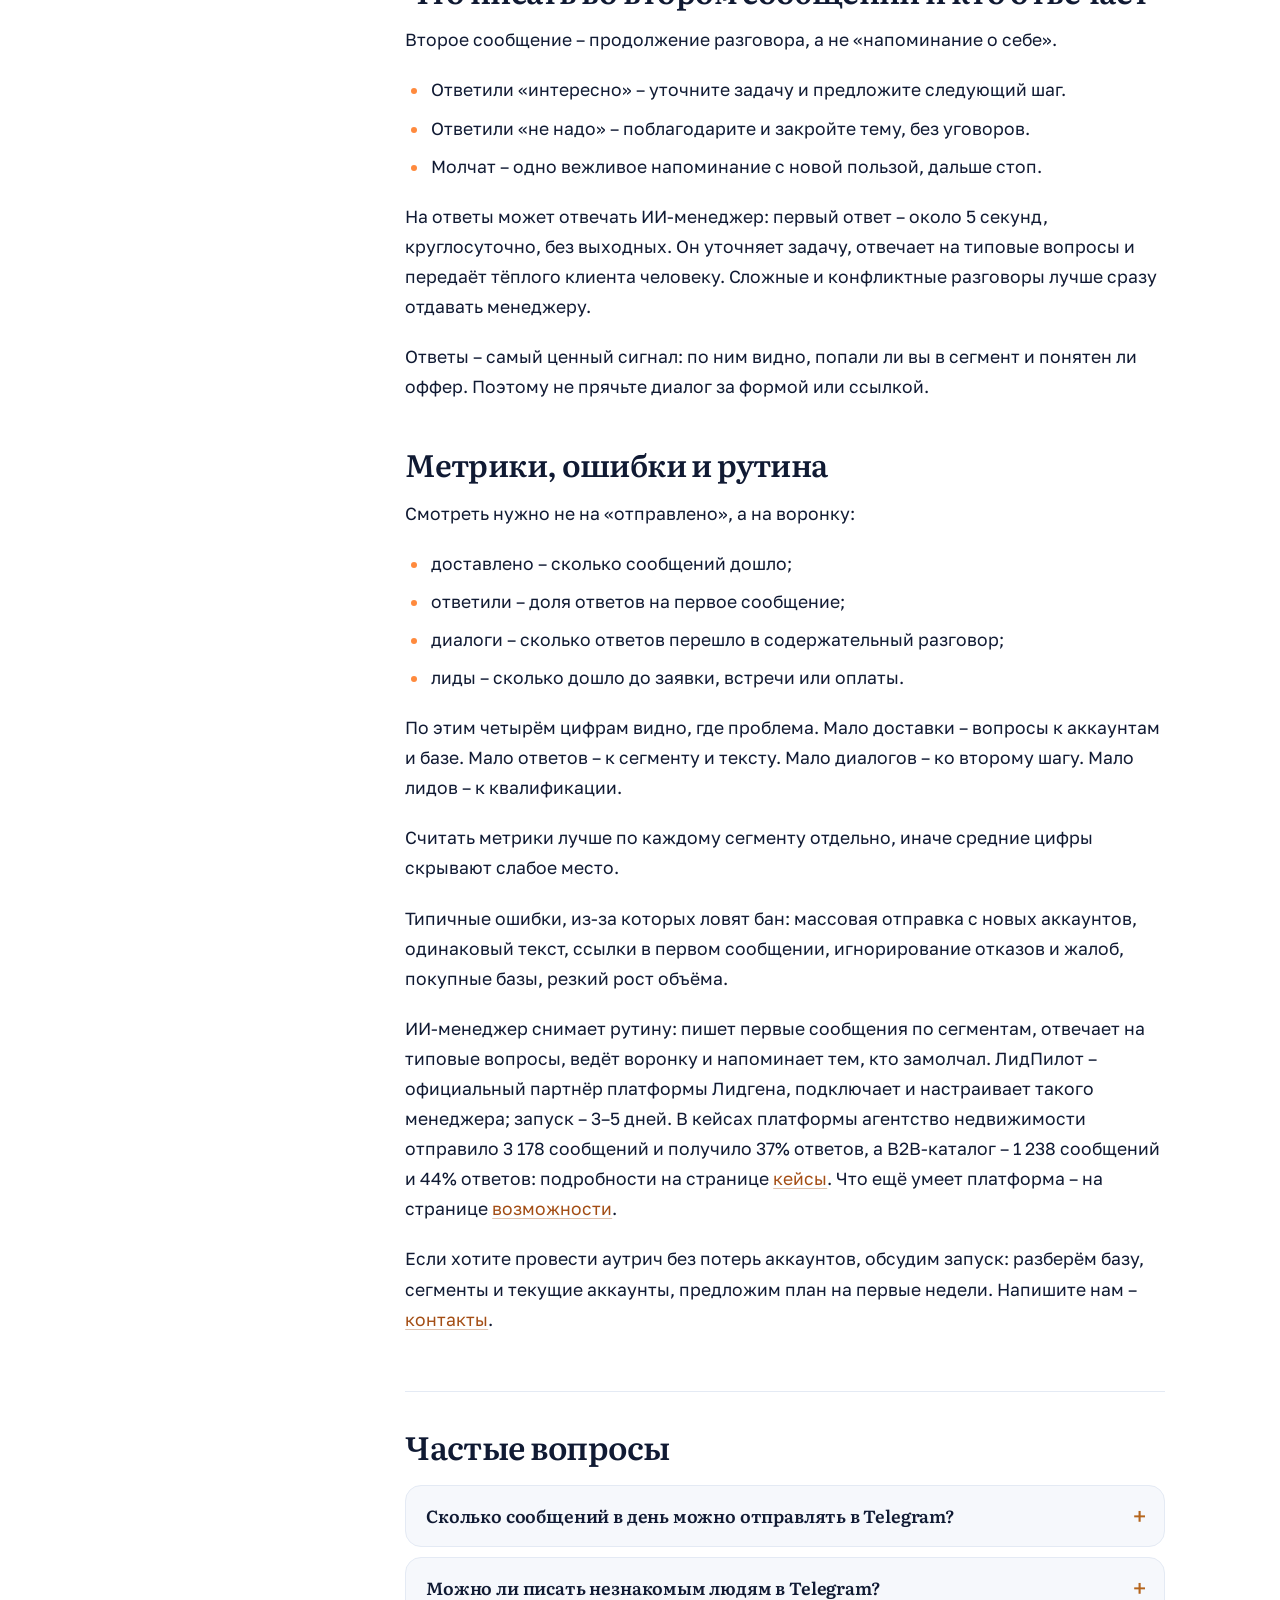
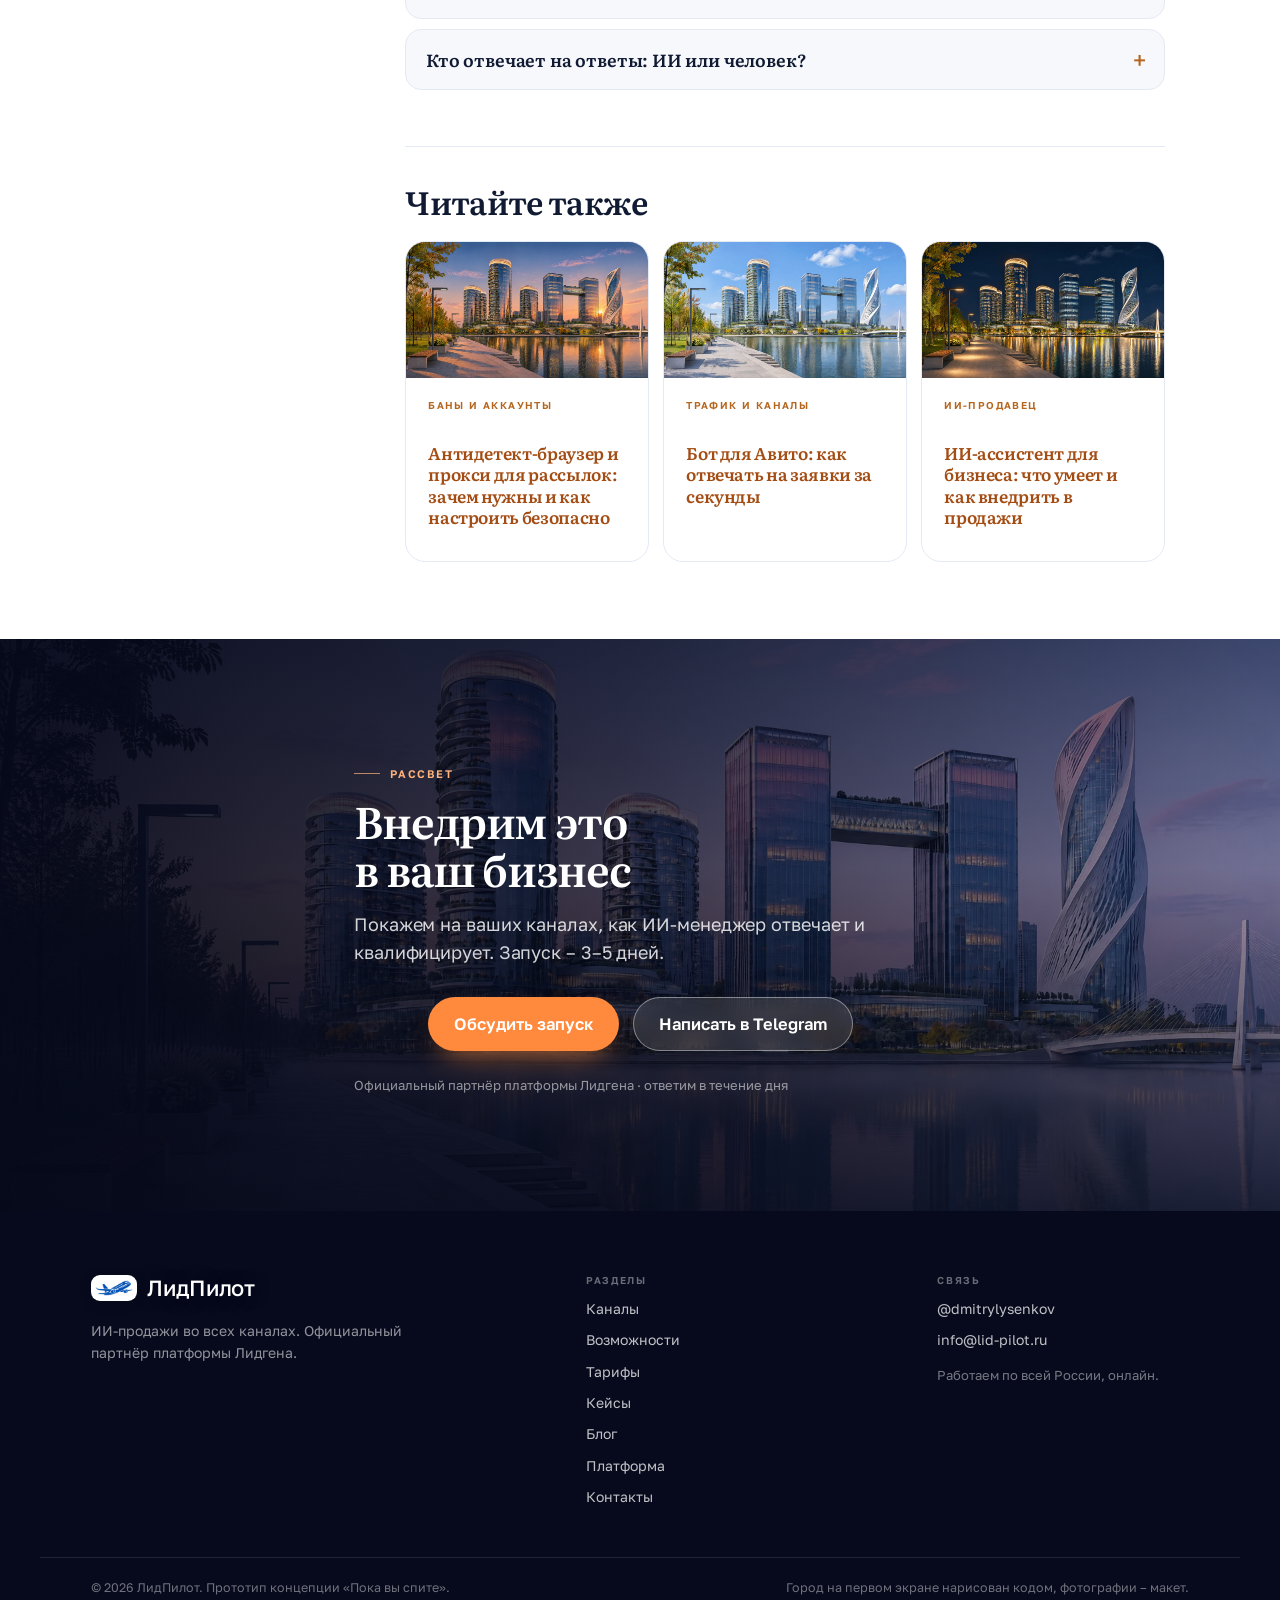
<file: blog/autrich-v-telegram/index.html>
<!DOCTYPE html><html lang="ru"> <head><script>document.documentElement.classList.add('js');</script><meta charset="utf-8"><meta name="viewport" content="width=device-width, initial-scale=1, viewport-fit=cover"><meta name="robots" content="noindex, nofollow"><title>Аутрич в Telegram: как писать базе и не получить бан | ЛидПилот</title><meta name="description" content="Что такое аутрич и чем он отличается от спама, откуда брать базу, как сегментировать и персонализировать, прогревать аккаунты и считать ответы, диалоги и лиды."><link rel="canonical" href="https://dmitryli52.github.io/lidpilot-noch/blog/autrich-v-telegram/"><meta name="theme-color" content="#060A1C"><meta property="og:type" content="website"><meta property="og:title" content="Аутрич в Telegram: как писать базе и не получить бан | ЛидПилот"><meta property="og:description" content="Что такое аутрич и чем он отличается от спама, откуда брать базу, как сегментировать и персонализировать, прогревать аккаунты и считать ответы, диалоги и лиды."><meta property="og:url" content="https://dmitryli52.github.io/lidpilot-noch/blog/autrich-v-telegram/"><meta property="og:image" content="https://dmitryli52.github.io/lidpilot-noch/assets/noch/og-noch.jpg"><meta property="og:image:width" content="1200"><meta property="og:image:height" content="630"><meta property="og:site_name" content="ЛидПилот"><link rel="icon" type="image/svg+xml" href="https://dmitryli52.github.io/lidpilot-noch/favicon.svg"><link rel="preconnect" href="https://fonts.googleapis.com"><link rel="preconnect" href="https://fonts.gstatic.com" crossorigin><link href="https://fonts.googleapis.com/css2?family=Literata:opsz,wght@7..72,500;7..72,600&family=Golos+Text:wght@400;500;600;700&display=swap&subset=cyrillic" rel="stylesheet"><link rel="stylesheet" href="https://dmitryli52.github.io/lidpilot-noch/assets/noch/noch.css?v=4"><script type="module" src="https://dmitryli52.github.io/lidpilot-noch/_astro/page.sJrt8mpm.js"></script></head> <body> <header class="top top_page" data-head> <div class="top__in"> <a class="logo" href="https://dmitryli52.github.io/lidpilot-noch/" aria-label="ЛидПилот – на главную"> <span class="logo__badge"><img src="https://dmitryli52.github.io/lidpilot-noch/assets/noch/logo-plane.png" alt="" width="44" height="18" decoding="async"></span>
ЛидПилот
</a> <nav class="nav" aria-label="Разделы"> <a href="https://dmitryli52.github.io/lidpilot-noch/#channels">Каналы</a><a href="https://dmitryli52.github.io/lidpilot-noch/vozmozhnosti/">Возможности</a><a href="https://dmitryli52.github.io/lidpilot-noch/tarify/">Тарифы</a><a href="https://dmitryli52.github.io/lidpilot-noch/keysy/">Кейсы</a><a href="https://dmitryli52.github.io/lidpilot-noch/blog/">Блог</a><a href="https://dmitryli52.github.io/lidpilot-noch/kontakty/">Контакты</a> </nav> <a class="btn btn_ghost top__cta" href="https://t.me/dmitrylysenkov" target="_blank" rel="noopener">Получить консультацию</a> <button class="burger" type="button" aria-label="Открыть меню" aria-expanded="false" aria-controls="mmenu"> <i></i><i></i><i></i> </button> </div> </header> <div class="mmenu" id="mmenu" hidden> <div class="mmenu__top"> <span class="logo logo_menu"> <span class="logo__badge"><img src="https://dmitryli52.github.io/lidpilot-noch/assets/noch/logo-plane.png" alt="" width="44" height="18" decoding="async"></span>
ЛидПилот
</span> <button class="mmenu__close" type="button" aria-label="Закрыть меню">×</button> </div> <nav class="mmenu__nav" aria-label="Разделы"> <a href="https://dmitryli52.github.io/lidpilot-noch/#channels">Каналы</a><a href="https://dmitryli52.github.io/lidpilot-noch/vozmozhnosti/">Возможности</a><a href="https://dmitryli52.github.io/lidpilot-noch/tarify/">Тарифы</a><a href="https://dmitryli52.github.io/lidpilot-noch/keysy/">Кейсы</a><a href="https://dmitryli52.github.io/lidpilot-noch/blog/">Блог</a><a href="https://dmitryli52.github.io/lidpilot-noch/kontakty/">Контакты</a> <a href="https://dmitryli52.github.io/lidpilot-noch/platforma/">Платформа</a> </nav> <p class="mmenu__note">ИИ-менеджер продаж в Telegram, WhatsApp, на Авито, Циан и сайте. Официальный партнёр платформы Лидгена.</p> <div class="mmenu__cta"> <a class="btn btn_sun" href="https://t.me/dmitrylysenkov" target="_blank" rel="noopener">Обсудить запуск</a> <a class="btn btn_ghost" href="mailto:info@lid-pilot.ru">info@lid-pilot.ru</a> </div> </div> <main>  <section class="phero phero_slim"> <img class="phero__bg" src="https://dmitryli52.github.io/lidpilot-noch/assets/noch/city-dawn.webp" alt="" width="1920" height="1080" fetchpriority="high" decoding="async" style="object-position:50% 42%"> <div class="phero__shade" aria-hidden="true"></div> <div class="wrap phero__in"> <div class="phero__meta"> <a href="https://dmitryli52.github.io/lidpilot-noch/">Главная</a><i aria-hidden="true"></i> <a href="https://dmitryli52.github.io/lidpilot-noch/blog/">Блог</a><i aria-hidden="true"></i> <span>Рассылки и аутрич</span> </div> <h1>Аутрич в Telegram: как писать базе и не получить бан</h1> <p class="lead">Что такое аутрич и чем он отличается от спама, откуда брать базу, как сегментировать и персонализировать, прогревать аккаунты и считать ответы, диалоги и лиды.</p> <div class="article__meta"> <span>16 ноября 2026 г.</span><span>5 мин чтения</span><span>Проверил Дмитрий Лысенков</span> </div> </div> </section> <section class="article"> <div class="wrap article__wrap"> <aside class="article__side"> <nav class="toc" aria-label="Содержание"> <b>Содержание</b> <a href="#что-такое-аутрич-и-чем-он-отличается-от-спама">Что такое аутрич и чем он отличается от спама</a><a href="#откуда-брать-базу">Откуда брать базу</a><a href="#сегменты-и-первое-сообщение">Сегменты и первое сообщение</a><a href="#прогрев-аккаунтов-и-лимиты">Прогрев аккаунтов и лимиты</a><a href="#что-писать-во-втором-сообщении-и-кто-отвечает">Что писать во втором сообщении и кто отвечает</a><a href="#метрики-ошибки-и-рутина">Метрики, ошибки и рутина</a> </nav> <div class="article__cta"> <b>Разберём ваши каналы</b> <p>15 минут – и понятно, сколько обращений даст ИИ-менеджер в вашей нише.</p> <a class="btn btn_sun" href="https://t.me/dmitrylysenkov" target="_blank" rel="noopener">Написать</a> </div> </aside> <div> <div class="prose"> <div class="tldr"> <b>Главное за минуту</b> <ol><li>Аутрич – адресные сообщения по делу, а не массовая рассылка по случайным контактам.</li><li>База должна быть своей или собранной легально: важно понимать, откуда контакт и почему ему пишут.</li><li>Прогрев и плавные лимиты важнее текста: новый аккаунт блокируют раньше, чем прочитают сообщение.</li><li>Считать нужно доставку, ответы, диалоги и лиды – по ним видно, где ломается воронка.</li></ol> </div> <p>Коротко: аутрич работает, когда вы пишете конкретным людям по конкретному поводу, а не «всем подряд». При этом правила Telegram ограничивают массовые сообщения незнакомым людям, а жалобы и поведение аккаунта прямо влияют на риск блокировки.</p>
<h2 id="что-такое-аутрич-и-чем-он-отличается-от-спама">Что такое аутрич и чем он отличается от спама</h2>
<p>Аутрич – это первые сообщения конкретным людям, которым ваше предложение может быть полезно. Вы знаете, почему пишете именно этому человеку, и готовы продолжить разговор, а не просто «донести информацию».</p>
<p>Отличие от спама не в объёме, а в адресности:</p>
<ul>
<li>спам – один текст всем подряд, без связи с получателем;</li>
<li>аутрич – сегмент, повод и персонализация;</li>
<li>спам заканчивается на первом сообщении, аутрич – диалогом и следующим шагом.</li>
</ul>
<p>В Telegram жалоба «спам» – один из главных триггеров ограничений. Поэтому аутрич начинается не с текста, а с базы и правил: кому писать уместно, а кому – нет.</p>
<h2 id="откуда-брать-базу">Откуда брать базу</h2>
<p>Хорошая база – та, где вы можете объяснить, откуда контакт и почему человеку можно писать.</p>
<ul>
<li><strong>Своя база:</strong> клиенты, заявки, подписчики, участники вебинаров и закрытых чатов.</li>
<li><strong>Собранная легально:</strong> контакты из открытых профилей и тематических чатов, где люди сами ищут услугу.</li>
<li><strong>Сегменты из CRM:</strong> прошлые сделки, отказы, «спящие» клиенты, которые давно не покупали.</li>
<li><strong>Партнёрские базы:</strong> только если партнёр подтвердит, что согласие на рассылку есть.</li>
</ul>
<p>Покупные базы – плохая идея. Непонятно происхождение данных, много неактивных контактов, а по 152-ФЗ персональные данные требуют законного основания. Добавьте сюда жалобы – и аккаунт уходит в ограничения.</p>
<p>Перед запуском базу стоит почистить: убрать дубли, неактивные адреса и тех, кто уже отказался. Чем меньше мусора, тем меньше жалоб и точнее метрики.</p>
<h2 id="сегменты-и-первое-сообщение">Сегменты и первое сообщение</h2>
<p>Один текст на всю базу – худший вариант. Сегментируйте по нише, роли человека, этапу сделки и причине контакта. Внутри сегмента – персонализация.</p>
<p>Что учесть в первом сообщении:</p>
<ul>
<li>контекст: где вы пересеклись, что человек делал, какой запрос оставлял;</li>
<li>польза: что вы решаете у него, а не «предлагаем сотрудничество»;</li>
<li>один лёгкий вопрос в конце, чтобы ответить было просто;</li>
<li>без ссылок и вложений в первом касании – они повышают риск жалобы.</li>
</ul>
<p>Структура простая: кто вы и почему пишете, наблюдение о человеке или компании, польза в одном предложении, вопрос. Например: «Добрый день, Анна. Видел, что вы ищете поставщика мебели для офиса, – мы работаем с офисными проектами. Подскажите, вопрос ещё актуален?»</p>
<h2 id="прогрев-аккаунтов-и-лимиты">Прогрев аккаунтов и лимиты</h2>
<p>Аккаунт, созданный вчера, с пустым профилем и десятком сообщений незнакомым людям – почти гарантированная блокировка. Поэтому сначала прогрев.</p>
<ul>
<li>заполните профиль: имя, фото, описание, двухфакторная защита;</li>
<li>несколько дней обычной активности: подписки, чтение, переписка с теми, кто отвечает;</li>
<li>первые рабочие сообщения – небольшими порциями и в разное время;</li>
<li>следите за ответами и жалобами, а не только за количеством отправленных.</li>
</ul>
<p>Лимиты – это не только число в сутки. Важнее ритм: равномерная нагрузка, паузы, разные тексты. Резкий рост после простоя выглядит как взлом аккаунта.</p>
<p>И не запускайте всю базу в один день: сначала небольшая тестовая группа, потом масштабирование. Так видно, как реагируют люди, и проще остановиться, если пошли жалобы.</p>
<h2 id="что-писать-во-втором-сообщении-и-кто-отвечает">Что писать во втором сообщении и кто отвечает</h2>
<p>Второе сообщение – продолжение разговора, а не «напоминание о себе».</p>
<ul>
<li>Ответили «интересно» – уточните задачу и предложите следующий шаг.</li>
<li>Ответили «не надо» – поблагодарите и закройте тему, без уговоров.</li>
<li>Молчат – одно вежливое напоминание с новой пользой, дальше стоп.</li>
</ul>
<p>На ответы может отвечать ИИ-менеджер: первый ответ – около 5 секунд, круглосуточно, без выходных. Он уточняет задачу, отвечает на типовые вопросы и передаёт тёплого клиента человеку. Сложные и конфликтные разговоры лучше сразу отдавать менеджеру.</p>
<p>Ответы – самый ценный сигнал: по ним видно, попали ли вы в сегмент и понятен ли оффер. Поэтому не прячьте диалог за формой или ссылкой.</p>
<h2 id="метрики-ошибки-и-рутина">Метрики, ошибки и рутина</h2>
<p>Смотреть нужно не на «отправлено», а на воронку:</p>
<ul>
<li>доставлено – сколько сообщений дошло;</li>
<li>ответили – доля ответов на первое сообщение;</li>
<li>диалоги – сколько ответов перешло в содержательный разговор;</li>
<li>лиды – сколько дошло до заявки, встречи или оплаты.</li>
</ul>
<p>По этим четырём цифрам видно, где проблема. Мало доставки – вопросы к аккаунтам и базе. Мало ответов – к сегменту и тексту. Мало диалогов – ко второму шагу. Мало лидов – к квалификации.</p>
<p>Считать метрики лучше по каждому сегменту отдельно, иначе средние цифры скрывают слабое место.</p>
<p>Типичные ошибки, из-за которых ловят бан: массовая отправка с новых аккаунтов, одинаковый текст, ссылки в первом сообщении, игнорирование отказов и жалоб, покупные базы, резкий рост объёма.</p>
<p>ИИ-менеджер снимает рутину: пишет первые сообщения по сегментам, отвечает на типовые вопросы, ведёт воронку и напоминает тем, кто замолчал. ЛидПилот – официальный партнёр платформы Лидгена, подключает и настраивает такого менеджера; запуск – 3–5 дней. В кейсах платформы агентство недвижимости отправило 3 178 сообщений и получило 37% ответов, а B2B-каталог – 1 238 сообщений и 44% ответов: подробности на странице <a href="https://dmitryli52.github.io/lidpilot-noch/keysy/">кейсы</a>. Что ещё умеет платформа – на странице <a href="https://dmitryli52.github.io/lidpilot-noch/vozmozhnosti/">возможности</a>.</p>
<p>Если хотите провести аутрич без потерь аккаунтов, обсудим запуск: разберём базу, сегменты и текущие аккаунты, предложим план на первые недели. Напишите нам – <a href="https://dmitryli52.github.io/lidpilot-noch/kontakty/">контакты</a>.</p> <div class="article__foot" id="faq"> <h2>Частые вопросы</h2> <div class="qa"> <details><summary>Сколько сообщений в день можно отправлять в Telegram?</summary><p>Единого безопасного числа нет: всё зависит от возраста аккаунта, его истории и реакции людей. Начинайте с небольших порций и растите постепенно.</p></details><details><summary>Можно ли писать незнакомым людям в Telegram?</summary><p>Только когда есть законное основание и правила площадки это допускают. Массовые сообщения без согласия – прямой путь к жалобам и блокировке.</p></details><details><summary>Кто отвечает на ответы: ИИ или человек?</summary><p>Типовые вопросы и первый ответ закрывает ИИ-менеджер, сложные разговоры передаёт менеджеру. Так скорость не теряется, а спорные случаи остаются за человеком.</p></details> </div> </div> <div class="article__foot"> <h2>Читайте также</h2> <div class="rel"> <a class="bcard" href="https://dmitryli52.github.io/lidpilot-noch/blog/antidetect-brauzer-i-proksi/"> <div class="bcard__img"><img src="https://dmitryli52.github.io/lidpilot-noch/assets/noch/city-sunset.webp" alt="" width="1200" height="675" loading="lazy" decoding="async"></div> <div class="bcard__b"> <span class="bcard__tag">Баны и аккаунты</span> <h3>Антидетект-браузер и прокси для рассылок: зачем нужны и как настроить безопасно</h3> </div> </a><a class="bcard" href="https://dmitryli52.github.io/lidpilot-noch/blog/bot-dlya-avito/"> <div class="bcard__img"><img src="https://dmitryli52.github.io/lidpilot-noch/assets/noch/city-day.webp" alt="" width="1200" height="675" loading="lazy" decoding="async"></div> <div class="bcard__b"> <span class="bcard__tag">Трафик и каналы</span> <h3>Бот для Авито: как отвечать на заявки за секунды</h3> </div> </a><a class="bcard" href="https://dmitryli52.github.io/lidpilot-noch/blog/ii-assistent-dlya-biznesa/"> <div class="bcard__img"><img src="https://dmitryli52.github.io/lidpilot-noch/assets/noch/city-night.webp" alt="" width="1200" height="675" loading="lazy" decoding="async"></div> <div class="bcard__b"> <span class="bcard__tag">ИИ-продавец</span> <h3>ИИ-ассистент для бизнеса: что умеет и как внедрить в продажи</h3> </div> </a> </div> </div> </div> </div> </div> </section> <section class="final" id="cta"> <img class="final__bg" src="https://dmitryli52.github.io/lidpilot-noch/assets/noch/city-dawn.webp" srcset="https://dmitryli52.github.io/lidpilot-noch/assets/noch/city-dawn.webp 1920w" sizes="100vw" alt="" width="1920" height="1080" loading="lazy" decoding="async"> <div class="final__shade" aria-hidden="true"></div> <div class="wrap final__in"> <span class="kicker kicker_light" data-in>Рассвет</span> <h2 data-in>Внедрим это в ваш бизнес</h2> <p class="lead lead_light" data-in style="--d:.08s">Покажем на ваших каналах, как ИИ-менеджер отвечает и квалифицирует. Запуск – 3–5 дней.</p> <div class="cta cta_center" data-in style="--d:.14s"> <a class="btn btn_sun" href="https://t.me/dmitrylysenkov" target="_blank" rel="noopener">Обсудить запуск</a> <a class="btn btn_glass" href="https://t.me/dmitrylysenkov" target="_blank" rel="noopener">Написать в Telegram</a> </div> <p class="final__note" data-in style="--d:.2s">Официальный партнёр платформы Лидгена · ответим в течение дня</p> </div> </section>  </main> <footer class="foot"> <div class="wrap foot__in"> <div class="foot__brand"> <a class="logo logo_foot" href="https://dmitryli52.github.io/lidpilot-noch/"> <span class="logo__badge"><img src="https://dmitryli52.github.io/lidpilot-noch/assets/noch/logo-plane.png" alt="" width="44" height="18" decoding="async"></span> ЛидПилот </a> <p>ИИ-продажи во всех каналах. Официальный партнёр платформы Лидгена.</p> </div> <nav class="foot__nav" aria-label="Разделы сайта"> <span>Разделы</span> <a href="https://dmitryli52.github.io/lidpilot-noch/#channels">Каналы</a><a href="https://dmitryli52.github.io/lidpilot-noch/vozmozhnosti/">Возможности</a><a href="https://dmitryli52.github.io/lidpilot-noch/tarify/">Тарифы</a><a href="https://dmitryli52.github.io/lidpilot-noch/keysy/">Кейсы</a><a href="https://dmitryli52.github.io/lidpilot-noch/blog/">Блог</a><a href="https://dmitryli52.github.io/lidpilot-noch/platforma/">Платформа</a><a href="https://dmitryli52.github.io/lidpilot-noch/kontakty/">Контакты</a> </nav> <div class="foot__contacts"> <span>Связь</span> <a href="https://t.me/dmitrylysenkov" target="_blank" rel="noopener">@dmitrylysenkov</a> <a href="mailto:info@lid-pilot.ru">info@lid-pilot.ru</a> <p>Работаем по всей России, онлайн.</p> </div> </div> <div class="wrap foot__bottom"> <span>© 2026 ЛидПилот. Прототип концепции «Пока вы спите».</span> <span>Город на первом экране нарисован кодом, фотографии – макет.</span> </div> </footer> <script>
(function () {
  var q = function (s) { return document.querySelector(s); };
  var qa = function (s) { return [].slice.call(document.querySelectorAll(s)); };

  var head = q('[data-head]');
  function stuck() {
    if (head) head.classList.toggle('is-stuck', scrollY > 40);
  }
  stuck();
  addEventListener('scroll', stuck, { passive: true });

  var burger = q('.burger'), mmenu = q('#mmenu'), mclose = q('.mmenu__close');
  function setMenu(open) {
    if (!mmenu) return;
    mmenu.hidden = !open;
    if (burger) burger.setAttribute('aria-expanded', open ? 'true' : 'false');
    document.documentElement.style.overflow = open ? 'hidden' : '';
  }
  if (burger && mmenu) {
    burger.addEventListener('click', function () { setMenu(mmenu.hidden); });
    if (mclose) mclose.addEventListener('click', function () { setMenu(false); });
    qa('#mmenu a').forEach(function (a) { a.addEventListener('click', function () { setMenu(false); }); });
    addEventListener('keydown', function (e) { if (e.key === 'Escape' && !mmenu.hidden) setMenu(false); });
  }

  var items = qa('[data-in]');
  if ('IntersectionObserver' in window && items.length) {
    var io = new IntersectionObserver(function (entries) {
      entries.forEach(function (en) {
        if (en.isIntersecting) { en.target.classList.add('in'); io.unobserve(en.target); }
      });
    }, { threshold: 0.14, rootMargin: '0px 0px -6% 0px' });
    items.forEach(function (el) { io.observe(el); });
  } else {
    items.forEach(function (el) { el.classList.add('in'); });
  }

  qa('form[data-demo]').forEach(function (f) {
    f.addEventListener('submit', function (e) {
      e.preventDefault();
      var ok = f.querySelector('.form__ok');
      if (ok) ok.hidden = false;
      f.querySelectorAll('input,textarea,select,button').forEach(function (el) { el.disabled = true; });
    });
  });

  qa('a[href^="#"]').forEach(function (a) {
    a.addEventListener('click', function () {
      var id = a.getAttribute('href').slice(1);
      var el = id && document.getElementById(id);
      if (el) {
        setMenu(false);
        setTimeout(function () { el.focus({ preventScroll: true }); }, 0);
      }
    });
  });
})();
</script> </body> </html>
</file>
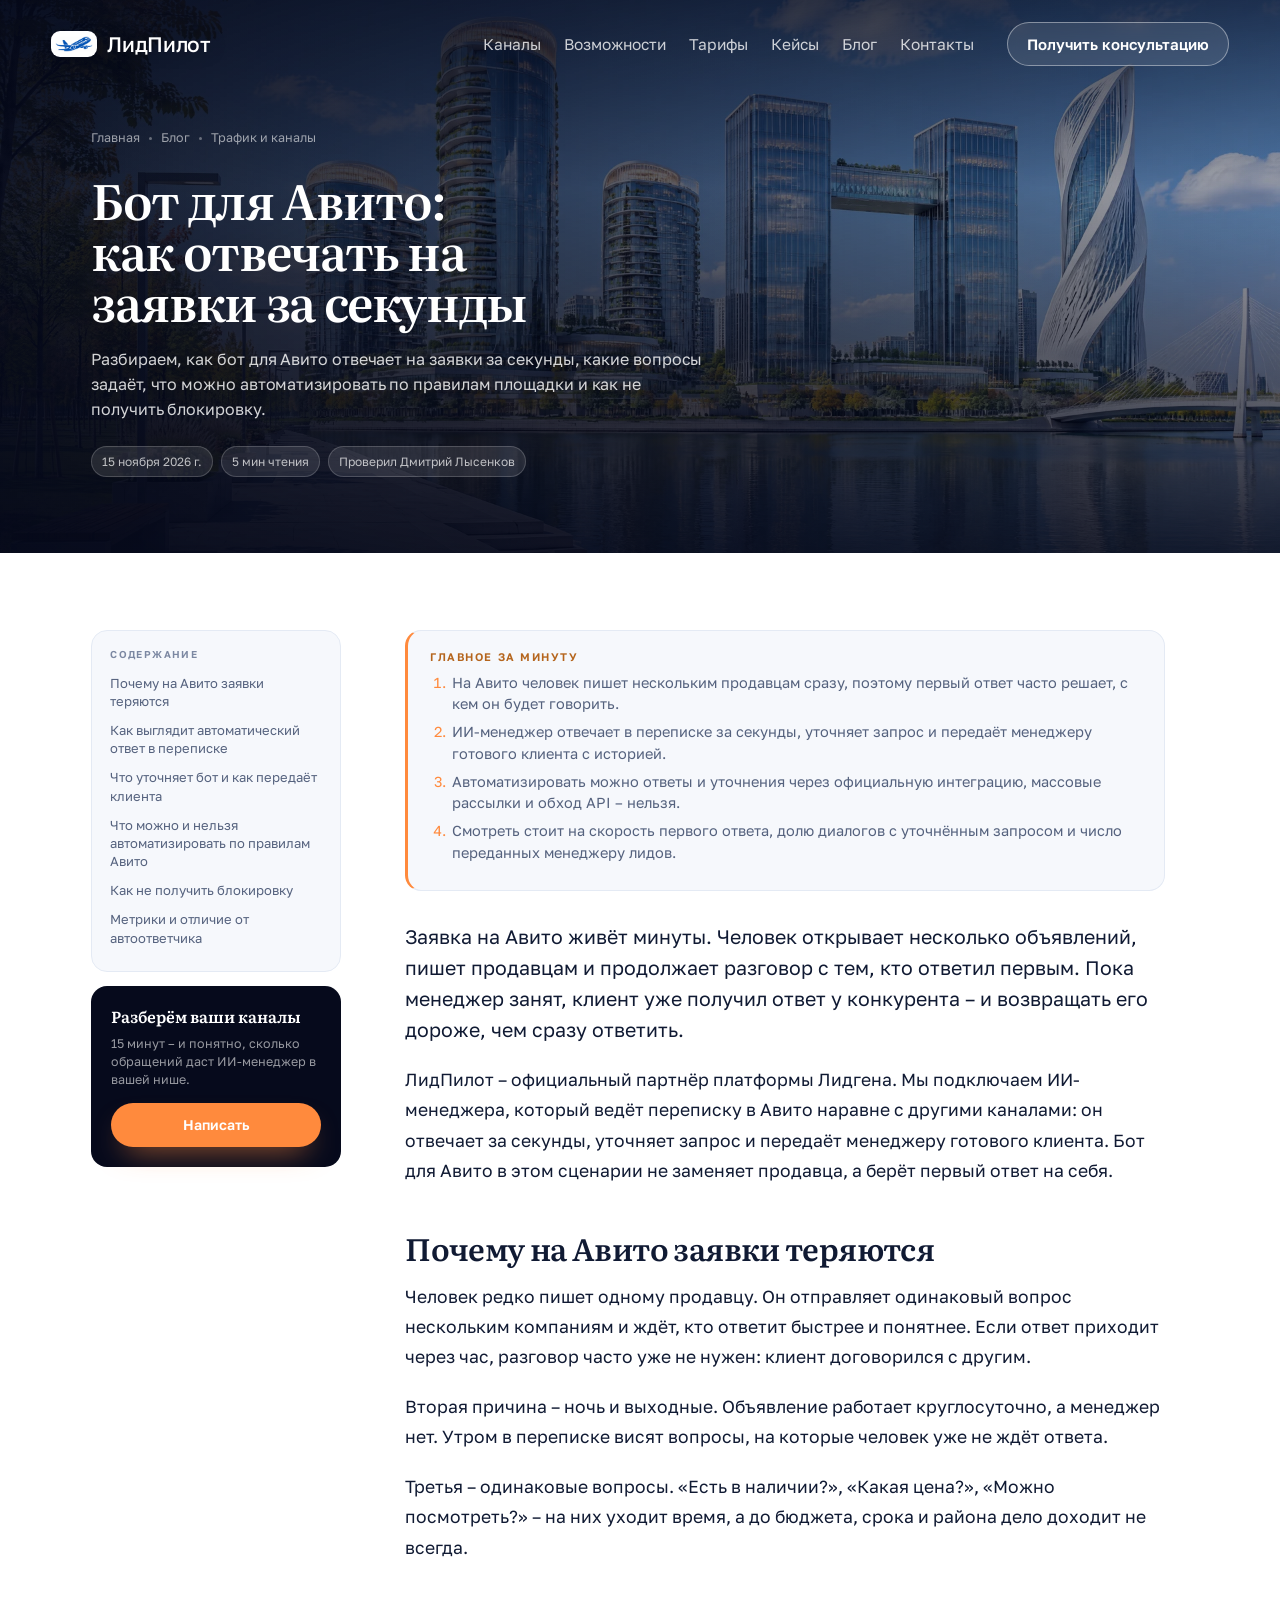
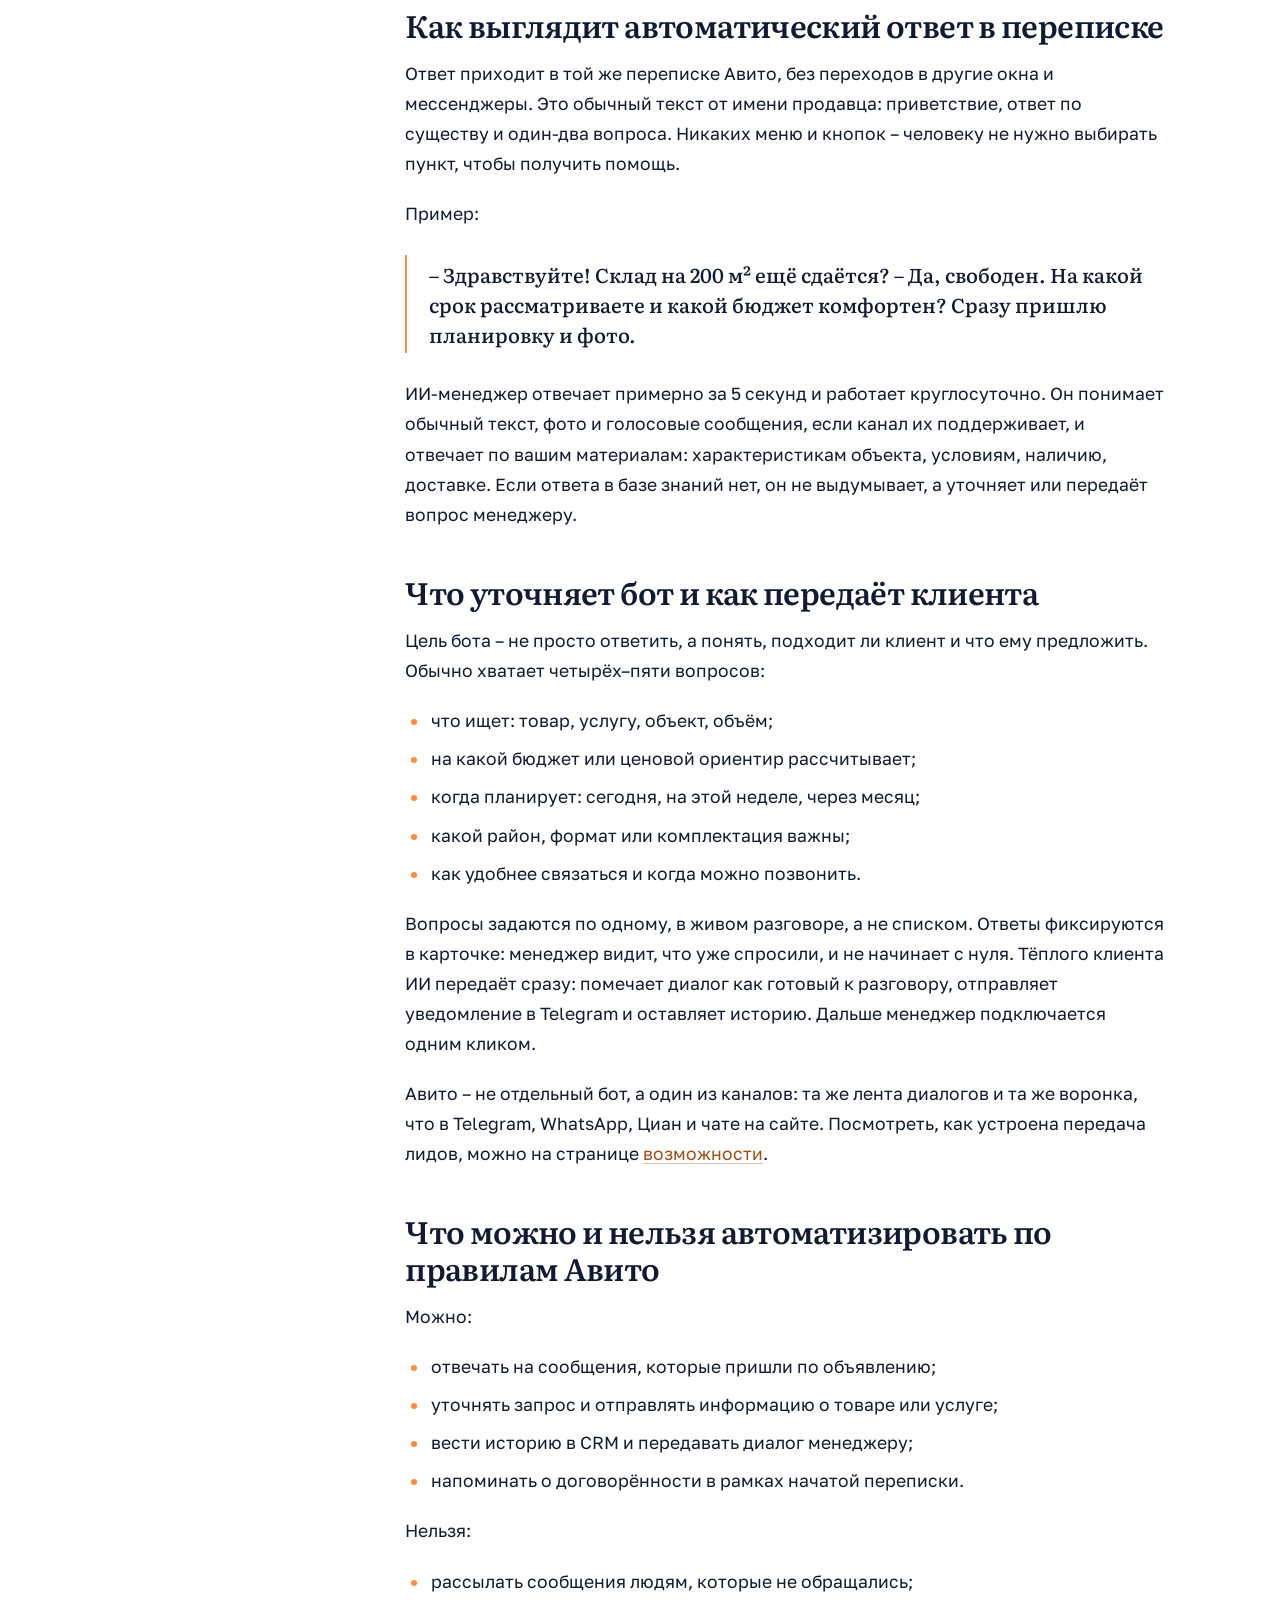
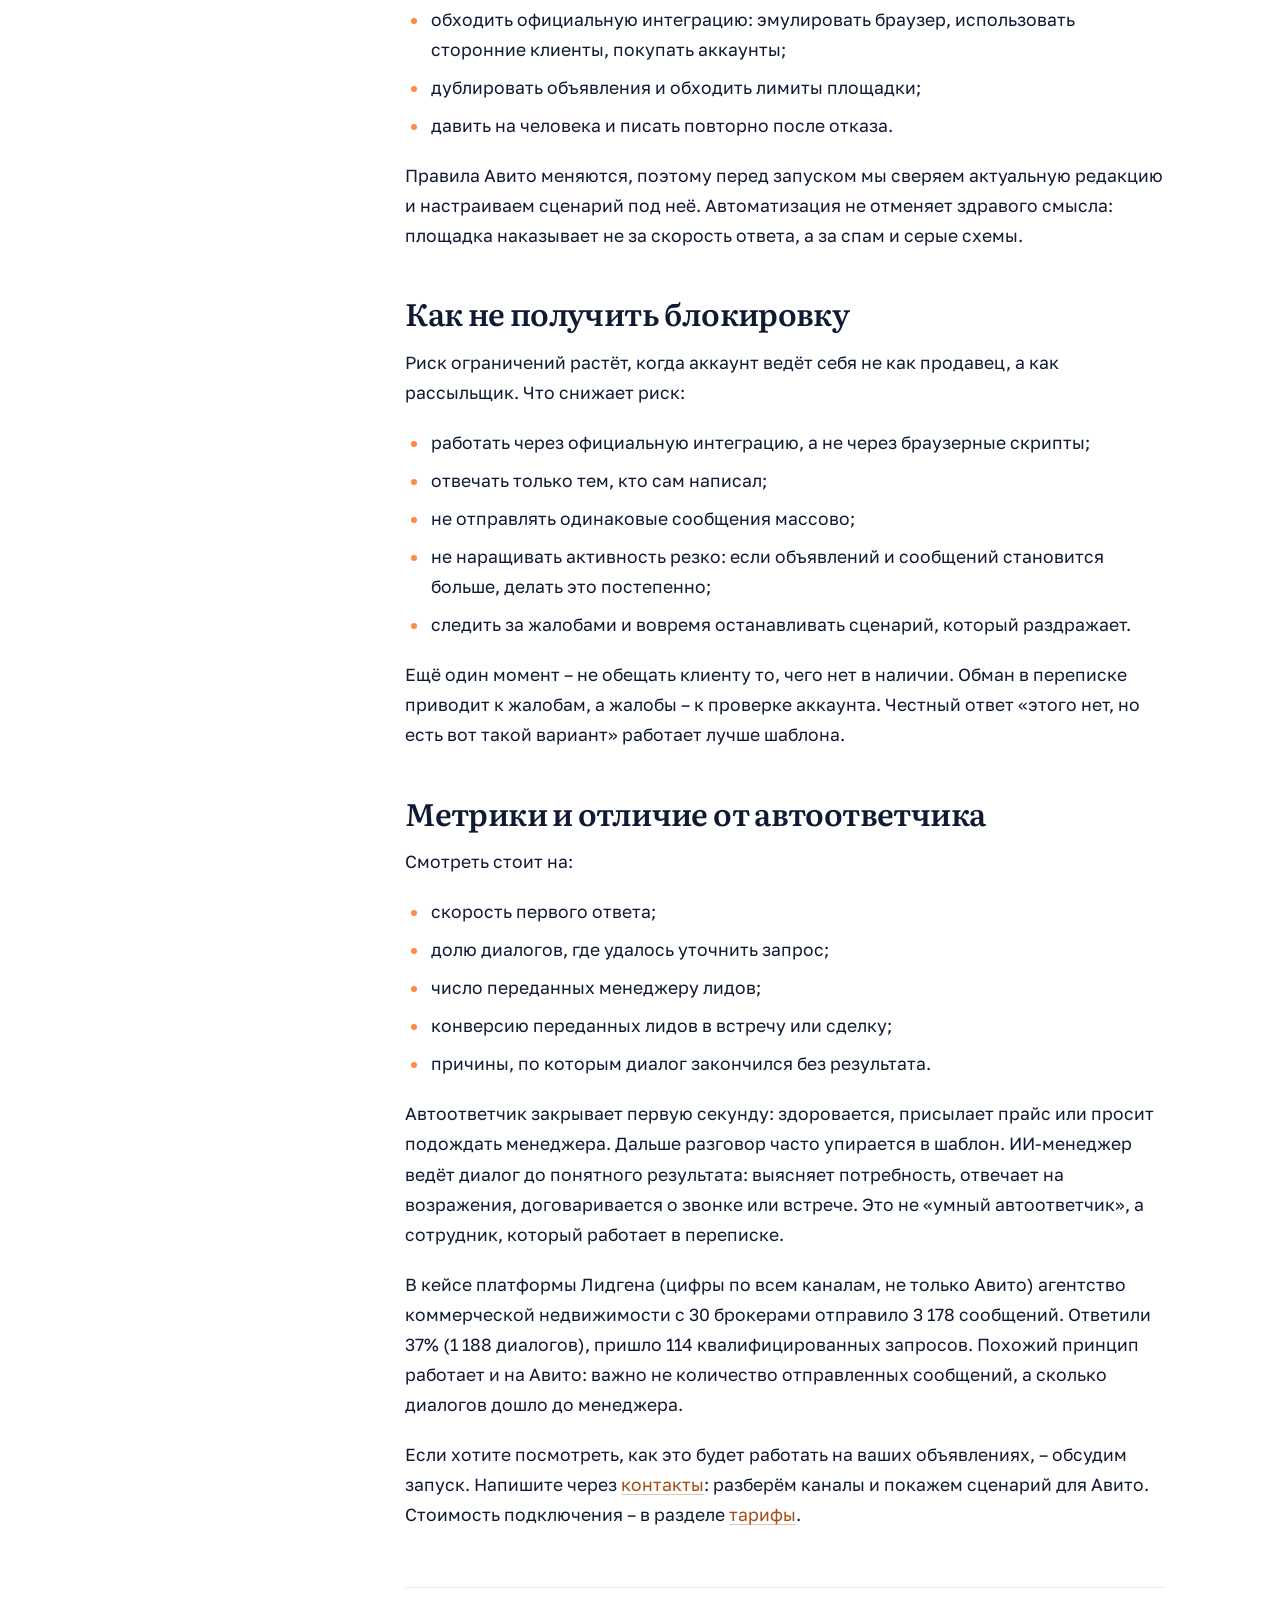
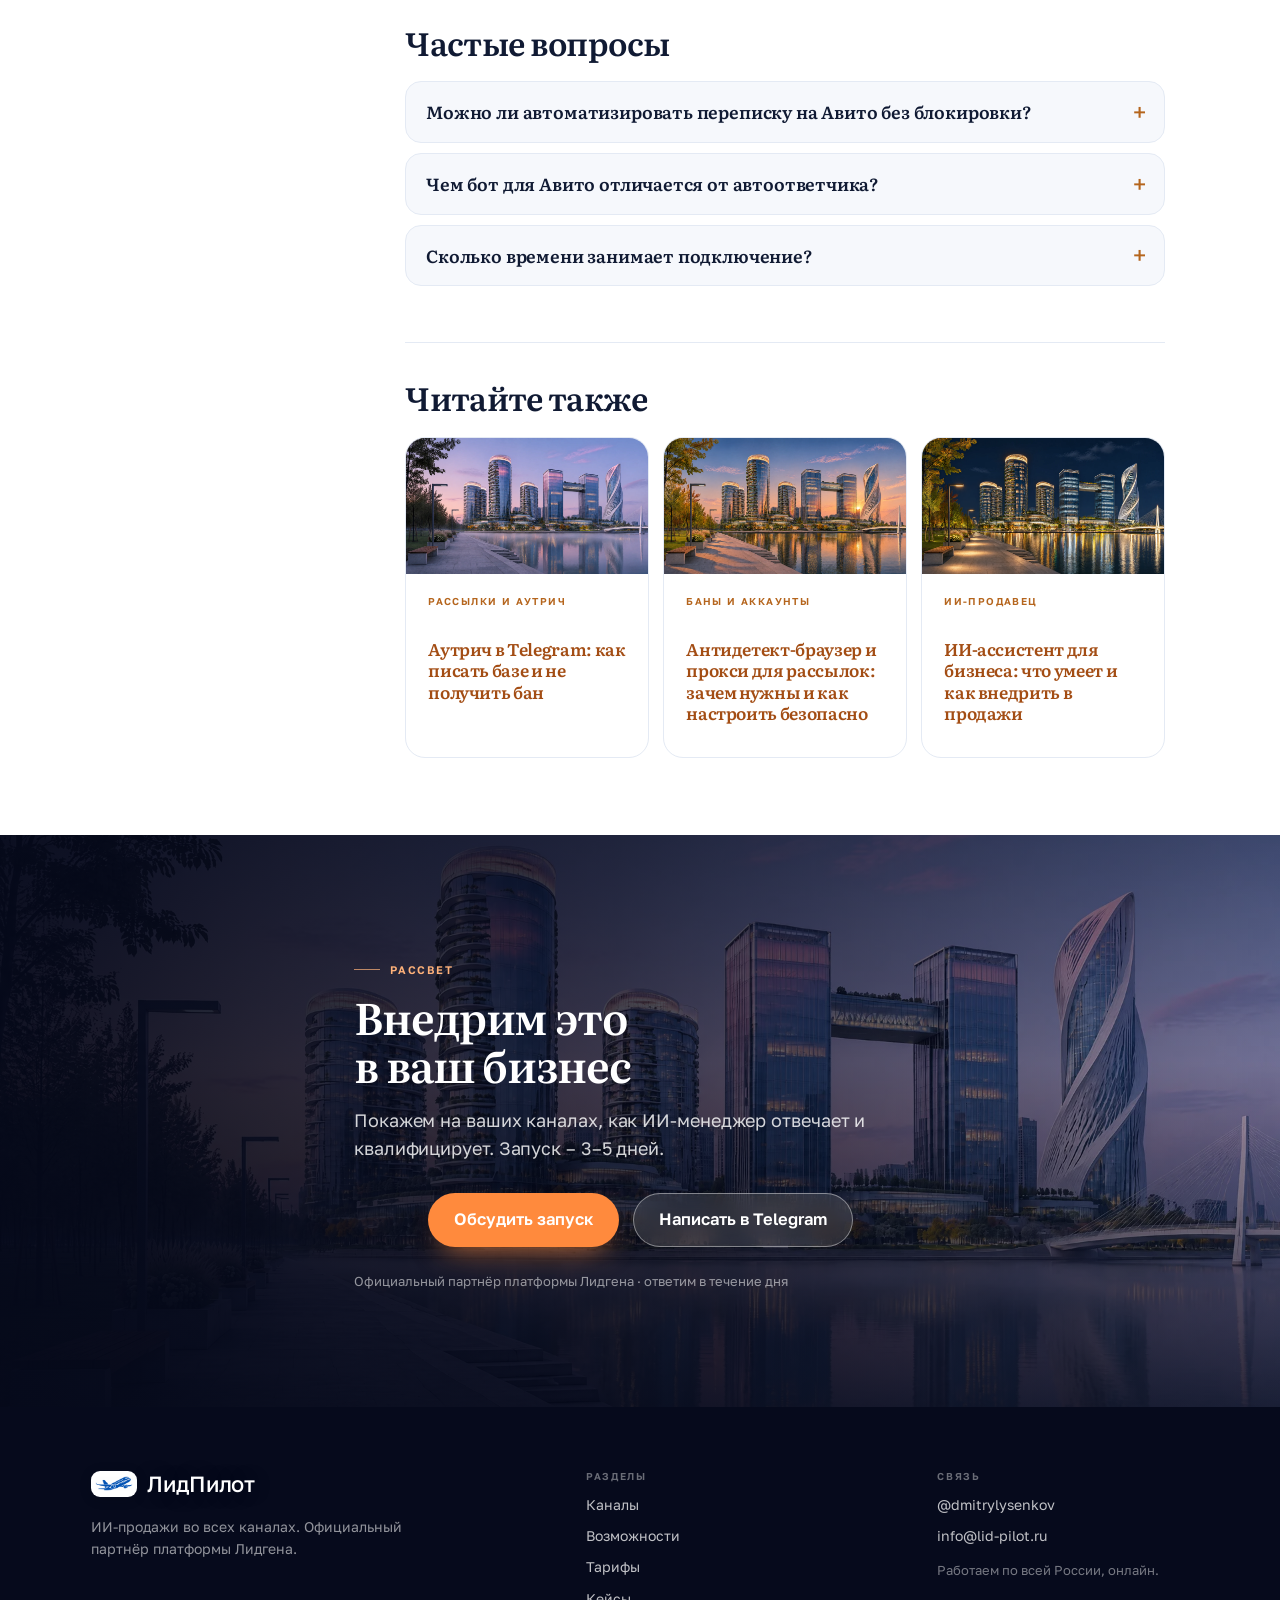
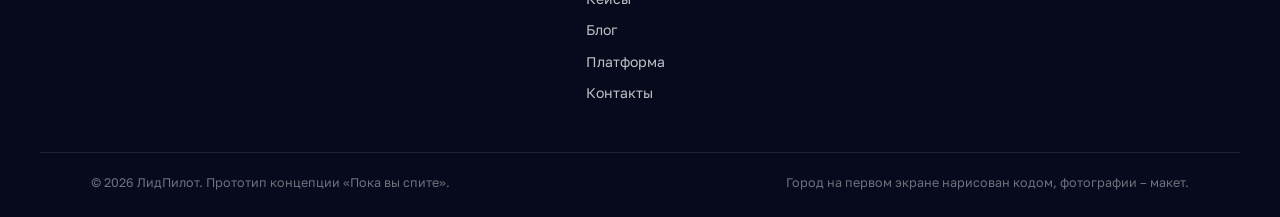
<file: blog/bot-dlya-avito/index.html>
<!DOCTYPE html><html lang="ru"> <head><script>document.documentElement.classList.add('js');</script><meta charset="utf-8"><meta name="viewport" content="width=device-width, initial-scale=1, viewport-fit=cover"><meta name="robots" content="noindex, nofollow"><title>Бот для Авито: как отвечать на заявки за секунды | ЛидПилот</title><meta name="description" content="Разбираем, как бот для Авито отвечает на заявки за секунды, какие вопросы задаёт, что можно автоматизировать по правилам площадки и как не получить блокировку."><link rel="canonical" href="https://dmitryli52.github.io/lidpilot-noch/blog/bot-dlya-avito/"><meta name="theme-color" content="#060A1C"><meta property="og:type" content="website"><meta property="og:title" content="Бот для Авито: как отвечать на заявки за секунды | ЛидПилот"><meta property="og:description" content="Разбираем, как бот для Авито отвечает на заявки за секунды, какие вопросы задаёт, что можно автоматизировать по правилам площадки и как не получить блокировку."><meta property="og:url" content="https://dmitryli52.github.io/lidpilot-noch/blog/bot-dlya-avito/"><meta property="og:image" content="https://dmitryli52.github.io/lidpilot-noch/assets/noch/og-noch.jpg"><meta property="og:image:width" content="1200"><meta property="og:image:height" content="630"><meta property="og:site_name" content="ЛидПилот"><link rel="icon" type="image/svg+xml" href="https://dmitryli52.github.io/lidpilot-noch/favicon.svg"><link rel="preconnect" href="https://fonts.googleapis.com"><link rel="preconnect" href="https://fonts.gstatic.com" crossorigin><link href="https://fonts.googleapis.com/css2?family=Literata:opsz,wght@7..72,500;7..72,600&family=Golos+Text:wght@400;500;600;700&display=swap&subset=cyrillic" rel="stylesheet"><link rel="stylesheet" href="https://dmitryli52.github.io/lidpilot-noch/assets/noch/noch.css?v=4"><script type="module" src="https://dmitryli52.github.io/lidpilot-noch/_astro/page.sJrt8mpm.js"></script></head> <body> <header class="top top_page" data-head> <div class="top__in"> <a class="logo" href="https://dmitryli52.github.io/lidpilot-noch/" aria-label="ЛидПилот – на главную"> <span class="logo__badge"><img src="https://dmitryli52.github.io/lidpilot-noch/assets/noch/logo-plane.png" alt="" width="44" height="18" decoding="async"></span>
ЛидПилот
</a> <nav class="nav" aria-label="Разделы"> <a href="https://dmitryli52.github.io/lidpilot-noch/#channels">Каналы</a><a href="https://dmitryli52.github.io/lidpilot-noch/vozmozhnosti/">Возможности</a><a href="https://dmitryli52.github.io/lidpilot-noch/tarify/">Тарифы</a><a href="https://dmitryli52.github.io/lidpilot-noch/keysy/">Кейсы</a><a href="https://dmitryli52.github.io/lidpilot-noch/blog/">Блог</a><a href="https://dmitryli52.github.io/lidpilot-noch/kontakty/">Контакты</a> </nav> <a class="btn btn_ghost top__cta" href="https://t.me/dmitrylysenkov" target="_blank" rel="noopener">Получить консультацию</a> <button class="burger" type="button" aria-label="Открыть меню" aria-expanded="false" aria-controls="mmenu"> <i></i><i></i><i></i> </button> </div> </header> <div class="mmenu" id="mmenu" hidden> <div class="mmenu__top"> <span class="logo logo_menu"> <span class="logo__badge"><img src="https://dmitryli52.github.io/lidpilot-noch/assets/noch/logo-plane.png" alt="" width="44" height="18" decoding="async"></span>
ЛидПилот
</span> <button class="mmenu__close" type="button" aria-label="Закрыть меню">×</button> </div> <nav class="mmenu__nav" aria-label="Разделы"> <a href="https://dmitryli52.github.io/lidpilot-noch/#channels">Каналы</a><a href="https://dmitryli52.github.io/lidpilot-noch/vozmozhnosti/">Возможности</a><a href="https://dmitryli52.github.io/lidpilot-noch/tarify/">Тарифы</a><a href="https://dmitryli52.github.io/lidpilot-noch/keysy/">Кейсы</a><a href="https://dmitryli52.github.io/lidpilot-noch/blog/">Блог</a><a href="https://dmitryli52.github.io/lidpilot-noch/kontakty/">Контакты</a> <a href="https://dmitryli52.github.io/lidpilot-noch/platforma/">Платформа</a> </nav> <p class="mmenu__note">ИИ-менеджер продаж в Telegram, WhatsApp, на Авито, Циан и сайте. Официальный партнёр платформы Лидгена.</p> <div class="mmenu__cta"> <a class="btn btn_sun" href="https://t.me/dmitrylysenkov" target="_blank" rel="noopener">Обсудить запуск</a> <a class="btn btn_ghost" href="mailto:info@lid-pilot.ru">info@lid-pilot.ru</a> </div> </div> <main>  <section class="phero phero_slim"> <img class="phero__bg" src="https://dmitryli52.github.io/lidpilot-noch/assets/noch/city-day.webp" alt="" width="1920" height="1080" fetchpriority="high" decoding="async" style="object-position:50% 42%"> <div class="phero__shade" aria-hidden="true"></div> <div class="wrap phero__in"> <div class="phero__meta"> <a href="https://dmitryli52.github.io/lidpilot-noch/">Главная</a><i aria-hidden="true"></i> <a href="https://dmitryli52.github.io/lidpilot-noch/blog/">Блог</a><i aria-hidden="true"></i> <span>Трафик и каналы</span> </div> <h1>Бот для Авито: как отвечать на заявки за секунды</h1> <p class="lead">Разбираем, как бот для Авито отвечает на заявки за секунды, какие вопросы задаёт, что можно автоматизировать по правилам площадки и как не получить блокировку.</p> <div class="article__meta"> <span>15 ноября 2026 г.</span><span>5 мин чтения</span><span>Проверил Дмитрий Лысенков</span> </div> </div> </section> <section class="article"> <div class="wrap article__wrap"> <aside class="article__side"> <nav class="toc" aria-label="Содержание"> <b>Содержание</b> <a href="#почему-на-авито-заявки-теряются">Почему на Авито заявки теряются</a><a href="#как-выглядит-автоматический-ответ-в-переписке">Как выглядит автоматический ответ в переписке</a><a href="#что-уточняет-бот-и-как-передаёт-клиента">Что уточняет бот и как передаёт клиента</a><a href="#что-можно-и-нельзя-автоматизировать-по-правилам-авито">Что можно и нельзя автоматизировать по правилам Авито</a><a href="#как-не-получить-блокировку">Как не получить блокировку</a><a href="#метрики-и-отличие-от-автоответчика">Метрики и отличие от автоответчика</a> </nav> <div class="article__cta"> <b>Разберём ваши каналы</b> <p>15 минут – и понятно, сколько обращений даст ИИ-менеджер в вашей нише.</p> <a class="btn btn_sun" href="https://t.me/dmitrylysenkov" target="_blank" rel="noopener">Написать</a> </div> </aside> <div> <div class="prose"> <div class="tldr"> <b>Главное за минуту</b> <ol><li>На Авито человек пишет нескольким продавцам сразу, поэтому первый ответ часто решает, с кем он будет говорить.</li><li>ИИ-менеджер отвечает в переписке за секунды, уточняет запрос и передаёт менеджеру готового клиента с историей.</li><li>Автоматизировать можно ответы и уточнения через официальную интеграцию, массовые рассылки и обход API – нельзя.</li><li>Смотреть стоит на скорость первого ответа, долю диалогов с уточнённым запросом и число переданных менеджеру лидов.</li></ol> </div> <p>Заявка на Авито живёт минуты. Человек открывает несколько объявлений, пишет продавцам и продолжает разговор с тем, кто ответил первым. Пока менеджер занят, клиент уже получил ответ у конкурента – и возвращать его дороже, чем сразу ответить.</p>
<p>ЛидПилот – официальный партнёр платформы Лидгена. Мы подключаем ИИ-менеджера, который ведёт переписку в Авито наравне с другими каналами: он отвечает за секунды, уточняет запрос и передаёт менеджеру готового клиента. Бот для Авито в этом сценарии не заменяет продавца, а берёт первый ответ на себя.</p>
<h2 id="почему-на-авито-заявки-теряются">Почему на Авито заявки теряются</h2>
<p>Человек редко пишет одному продавцу. Он отправляет одинаковый вопрос нескольким компаниям и ждёт, кто ответит быстрее и понятнее. Если ответ приходит через час, разговор часто уже не нужен: клиент договорился с другим.</p>
<p>Вторая причина – ночь и выходные. Объявление работает круглосуточно, а менеджер нет. Утром в переписке висят вопросы, на которые человек уже не ждёт ответа.</p>
<p>Третья – одинаковые вопросы. «Есть в наличии?», «Какая цена?», «Можно посмотреть?» – на них уходит время, а до бюджета, срока и района дело доходит не всегда.</p>
<h2 id="как-выглядит-автоматический-ответ-в-переписке">Как выглядит автоматический ответ в переписке</h2>
<p>Ответ приходит в той же переписке Авито, без переходов в другие окна и мессенджеры. Это обычный текст от имени продавца: приветствие, ответ по существу и один-два вопроса. Никаких меню и кнопок – человеку не нужно выбирать пункт, чтобы получить помощь.</p>
<p>Пример:</p>
<blockquote>
<p>– Здравствуйте! Склад на 200 м² ещё сдаётся?
– Да, свободен. На какой срок рассматриваете и какой бюджет комфортен? Сразу пришлю планировку и фото.</p>
</blockquote>
<p>ИИ-менеджер отвечает примерно за 5 секунд и работает круглосуточно. Он понимает обычный текст, фото и голосовые сообщения, если канал их поддерживает, и отвечает по вашим материалам: характеристикам объекта, условиям, наличию, доставке. Если ответа в базе знаний нет, он не выдумывает, а уточняет или передаёт вопрос менеджеру.</p>
<h2 id="что-уточняет-бот-и-как-передаёт-клиента">Что уточняет бот и как передаёт клиента</h2>
<p>Цель бота – не просто ответить, а понять, подходит ли клиент и что ему предложить. Обычно хватает четырёх–пяти вопросов:</p>
<ul>
<li>что ищет: товар, услугу, объект, объём;</li>
<li>на какой бюджет или ценовой ориентир рассчитывает;</li>
<li>когда планирует: сегодня, на этой неделе, через месяц;</li>
<li>какой район, формат или комплектация важны;</li>
<li>как удобнее связаться и когда можно позвонить.</li>
</ul>
<p>Вопросы задаются по одному, в живом разговоре, а не списком. Ответы фиксируются в карточке: менеджер видит, что уже спросили, и не начинает с нуля. Тёплого клиента ИИ передаёт сразу: помечает диалог как готовый к разговору, отправляет уведомление в Telegram и оставляет историю. Дальше менеджер подключается одним кликом.</p>
<p>Авито – не отдельный бот, а один из каналов: та же лента диалогов и та же воронка, что в Telegram, WhatsApp, Циан и чате на сайте. Посмотреть, как устроена передача лидов, можно на странице <a href="https://dmitryli52.github.io/lidpilot-noch/vozmozhnosti/">возможности</a>.</p>
<h2 id="что-можно-и-нельзя-автоматизировать-по-правилам-авито">Что можно и нельзя автоматизировать по правилам Авито</h2>
<p>Можно:</p>
<ul>
<li>отвечать на сообщения, которые пришли по объявлению;</li>
<li>уточнять запрос и отправлять информацию о товаре или услуге;</li>
<li>вести историю в CRM и передавать диалог менеджеру;</li>
<li>напоминать о договорённости в рамках начатой переписки.</li>
</ul>
<p>Нельзя:</p>
<ul>
<li>рассылать сообщения людям, которые не обращались;</li>
<li>обходить официальную интеграцию: эмулировать браузер, использовать сторонние клиенты, покупать аккаунты;</li>
<li>дублировать объявления и обходить лимиты площадки;</li>
<li>давить на человека и писать повторно после отказа.</li>
</ul>
<p>Правила Авито меняются, поэтому перед запуском мы сверяем актуальную редакцию и настраиваем сценарий под неё. Автоматизация не отменяет здравого смысла: площадка наказывает не за скорость ответа, а за спам и серые схемы.</p>
<h2 id="как-не-получить-блокировку">Как не получить блокировку</h2>
<p>Риск ограничений растёт, когда аккаунт ведёт себя не как продавец, а как рассыльщик. Что снижает риск:</p>
<ul>
<li>работать через официальную интеграцию, а не через браузерные скрипты;</li>
<li>отвечать только тем, кто сам написал;</li>
<li>не отправлять одинаковые сообщения массово;</li>
<li>не наращивать активность резко: если объявлений и сообщений становится больше, делать это постепенно;</li>
<li>следить за жалобами и вовремя останавливать сценарий, который раздражает.</li>
</ul>
<p>Ещё один момент – не обещать клиенту то, чего нет в наличии. Обман в переписке приводит к жалобам, а жалобы – к проверке аккаунта. Честный ответ «этого нет, но есть вот такой вариант» работает лучше шаблона.</p>
<h2 id="метрики-и-отличие-от-автоответчика">Метрики и отличие от автоответчика</h2>
<p>Смотреть стоит на:</p>
<ul>
<li>скорость первого ответа;</li>
<li>долю диалогов, где удалось уточнить запрос;</li>
<li>число переданных менеджеру лидов;</li>
<li>конверсию переданных лидов в встречу или сделку;</li>
<li>причины, по которым диалог закончился без результата.</li>
</ul>
<p>Автоответчик закрывает первую секунду: здоровается, присылает прайс или просит подождать менеджера. Дальше разговор часто упирается в шаблон. ИИ-менеджер ведёт диалог до понятного результата: выясняет потребность, отвечает на возражения, договаривается о звонке или встрече. Это не «умный автоответчик», а сотрудник, который работает в переписке.</p>
<p>В кейсе платформы Лидгена (цифры по всем каналам, не только Авито) агентство коммерческой недвижимости с 30 брокерами отправило 3 178 сообщений. Ответили 37% (1 188 диалогов), пришло 114 квалифицированных запросов. Похожий принцип работает и на Авито: важно не количество отправленных сообщений, а сколько диалогов дошло до менеджера.</p>
<p>Если хотите посмотреть, как это будет работать на ваших объявлениях, – обсудим запуск. Напишите через <a href="https://dmitryli52.github.io/lidpilot-noch/kontakty/">контакты</a>: разберём каналы и покажем сценарий для Авито. Стоимость подключения – в разделе <a href="https://dmitryli52.github.io/lidpilot-noch/tarify/">тарифы</a>.</p> <div class="article__foot" id="faq"> <h2>Частые вопросы</h2> <div class="qa"> <details><summary>Можно ли автоматизировать переписку на Авито без блокировки?</summary><p>Да, если работать через официальную интеграцию, отвечать только тем, кто написал по объявлению, и не рассылать массовые сообщения. Эмуляция браузера, сторонние клиенты и спам повышают риск жалоб и ограничений.</p></details><details><summary>Чем бот для Авито отличается от автоответчика?</summary><p>Автоответчик отправляет шаблон и часто замолкает. ИИ-менеджер ведёт диалог: отвечает по существу, задаёт уточняющие вопросы, фиксирует ответы и передаёт менеджеру готового клиента.</p></details><details><summary>Сколько времени занимает подключение?</summary><p>Стандартный запуск – 3–5 дней. Настройка Авито идёт вместе с остальными каналами: Telegram, WhatsApp, Циан и чатом на сайте.</p></details> </div> </div> <div class="article__foot"> <h2>Читайте также</h2> <div class="rel"> <a class="bcard" href="https://dmitryli52.github.io/lidpilot-noch/blog/autrich-v-telegram/"> <div class="bcard__img"><img src="https://dmitryli52.github.io/lidpilot-noch/assets/noch/city-dawn.webp" alt="" width="1200" height="675" loading="lazy" decoding="async"></div> <div class="bcard__b"> <span class="bcard__tag">Рассылки и аутрич</span> <h3>Аутрич в Telegram: как писать базе и не получить бан</h3> </div> </a><a class="bcard" href="https://dmitryli52.github.io/lidpilot-noch/blog/antidetect-brauzer-i-proksi/"> <div class="bcard__img"><img src="https://dmitryli52.github.io/lidpilot-noch/assets/noch/city-sunset.webp" alt="" width="1200" height="675" loading="lazy" decoding="async"></div> <div class="bcard__b"> <span class="bcard__tag">Баны и аккаунты</span> <h3>Антидетект-браузер и прокси для рассылок: зачем нужны и как настроить безопасно</h3> </div> </a><a class="bcard" href="https://dmitryli52.github.io/lidpilot-noch/blog/ii-assistent-dlya-biznesa/"> <div class="bcard__img"><img src="https://dmitryli52.github.io/lidpilot-noch/assets/noch/city-night.webp" alt="" width="1200" height="675" loading="lazy" decoding="async"></div> <div class="bcard__b"> <span class="bcard__tag">ИИ-продавец</span> <h3>ИИ-ассистент для бизнеса: что умеет и как внедрить в продажи</h3> </div> </a> </div> </div> </div> </div> </div> </section> <section class="final" id="cta"> <img class="final__bg" src="https://dmitryli52.github.io/lidpilot-noch/assets/noch/city-dawn.webp" srcset="https://dmitryli52.github.io/lidpilot-noch/assets/noch/city-dawn.webp 1920w" sizes="100vw" alt="" width="1920" height="1080" loading="lazy" decoding="async"> <div class="final__shade" aria-hidden="true"></div> <div class="wrap final__in"> <span class="kicker kicker_light" data-in>Рассвет</span> <h2 data-in>Внедрим это в ваш бизнес</h2> <p class="lead lead_light" data-in style="--d:.08s">Покажем на ваших каналах, как ИИ-менеджер отвечает и квалифицирует. Запуск – 3–5 дней.</p> <div class="cta cta_center" data-in style="--d:.14s"> <a class="btn btn_sun" href="https://t.me/dmitrylysenkov" target="_blank" rel="noopener">Обсудить запуск</a> <a class="btn btn_glass" href="https://t.me/dmitrylysenkov" target="_blank" rel="noopener">Написать в Telegram</a> </div> <p class="final__note" data-in style="--d:.2s">Официальный партнёр платформы Лидгена · ответим в течение дня</p> </div> </section>  </main> <footer class="foot"> <div class="wrap foot__in"> <div class="foot__brand"> <a class="logo logo_foot" href="https://dmitryli52.github.io/lidpilot-noch/"> <span class="logo__badge"><img src="https://dmitryli52.github.io/lidpilot-noch/assets/noch/logo-plane.png" alt="" width="44" height="18" decoding="async"></span> ЛидПилот </a> <p>ИИ-продажи во всех каналах. Официальный партнёр платформы Лидгена.</p> </div> <nav class="foot__nav" aria-label="Разделы сайта"> <span>Разделы</span> <a href="https://dmitryli52.github.io/lidpilot-noch/#channels">Каналы</a><a href="https://dmitryli52.github.io/lidpilot-noch/vozmozhnosti/">Возможности</a><a href="https://dmitryli52.github.io/lidpilot-noch/tarify/">Тарифы</a><a href="https://dmitryli52.github.io/lidpilot-noch/keysy/">Кейсы</a><a href="https://dmitryli52.github.io/lidpilot-noch/blog/">Блог</a><a href="https://dmitryli52.github.io/lidpilot-noch/platforma/">Платформа</a><a href="https://dmitryli52.github.io/lidpilot-noch/kontakty/">Контакты</a> </nav> <div class="foot__contacts"> <span>Связь</span> <a href="https://t.me/dmitrylysenkov" target="_blank" rel="noopener">@dmitrylysenkov</a> <a href="mailto:info@lid-pilot.ru">info@lid-pilot.ru</a> <p>Работаем по всей России, онлайн.</p> </div> </div> <div class="wrap foot__bottom"> <span>© 2026 ЛидПилот. Прототип концепции «Пока вы спите».</span> <span>Город на первом экране нарисован кодом, фотографии – макет.</span> </div> </footer> <script>
(function () {
  var q = function (s) { return document.querySelector(s); };
  var qa = function (s) { return [].slice.call(document.querySelectorAll(s)); };

  var head = q('[data-head]');
  function stuck() {
    if (head) head.classList.toggle('is-stuck', scrollY > 40);
  }
  stuck();
  addEventListener('scroll', stuck, { passive: true });

  var burger = q('.burger'), mmenu = q('#mmenu'), mclose = q('.mmenu__close');
  function setMenu(open) {
    if (!mmenu) return;
    mmenu.hidden = !open;
    if (burger) burger.setAttribute('aria-expanded', open ? 'true' : 'false');
    document.documentElement.style.overflow = open ? 'hidden' : '';
  }
  if (burger && mmenu) {
    burger.addEventListener('click', function () { setMenu(mmenu.hidden); });
    if (mclose) mclose.addEventListener('click', function () { setMenu(false); });
    qa('#mmenu a').forEach(function (a) { a.addEventListener('click', function () { setMenu(false); }); });
    addEventListener('keydown', function (e) { if (e.key === 'Escape' && !mmenu.hidden) setMenu(false); });
  }

  var items = qa('[data-in]');
  if ('IntersectionObserver' in window && items.length) {
    var io = new IntersectionObserver(function (entries) {
      entries.forEach(function (en) {
        if (en.isIntersecting) { en.target.classList.add('in'); io.unobserve(en.target); }
      });
    }, { threshold: 0.14, rootMargin: '0px 0px -6% 0px' });
    items.forEach(function (el) { io.observe(el); });
  } else {
    items.forEach(function (el) { el.classList.add('in'); });
  }

  qa('form[data-demo]').forEach(function (f) {
    f.addEventListener('submit', function (e) {
      e.preventDefault();
      var ok = f.querySelector('.form__ok');
      if (ok) ok.hidden = false;
      f.querySelectorAll('input,textarea,select,button').forEach(function (el) { el.disabled = true; });
    });
  });

  qa('a[href^="#"]').forEach(function (a) {
    a.addEventListener('click', function () {
      var id = a.getAttribute('href').slice(1);
      var el = id && document.getElementById(id);
      if (el) {
        setMenu(false);
        setTimeout(function () { el.focus({ preventScroll: true }); }, 0);
      }
    });
  });
})();
</script> </body> </html>
</file>
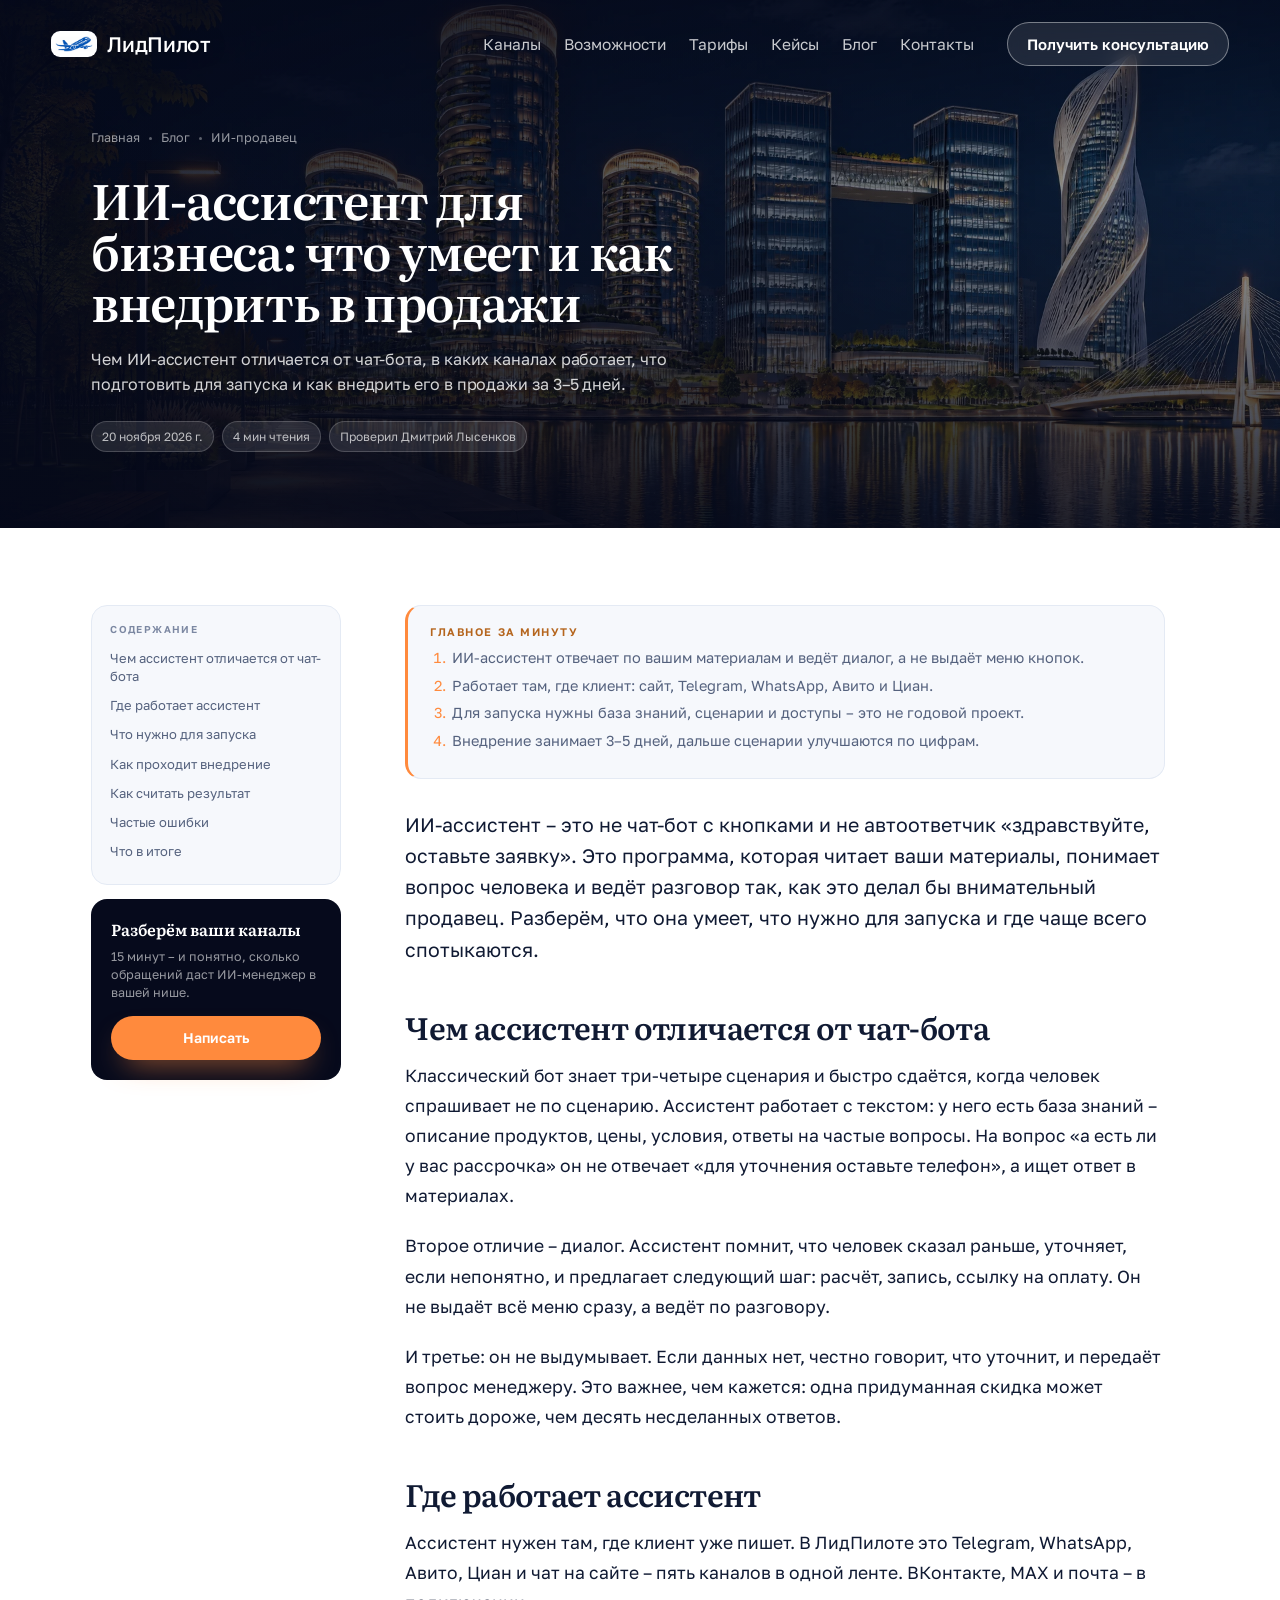
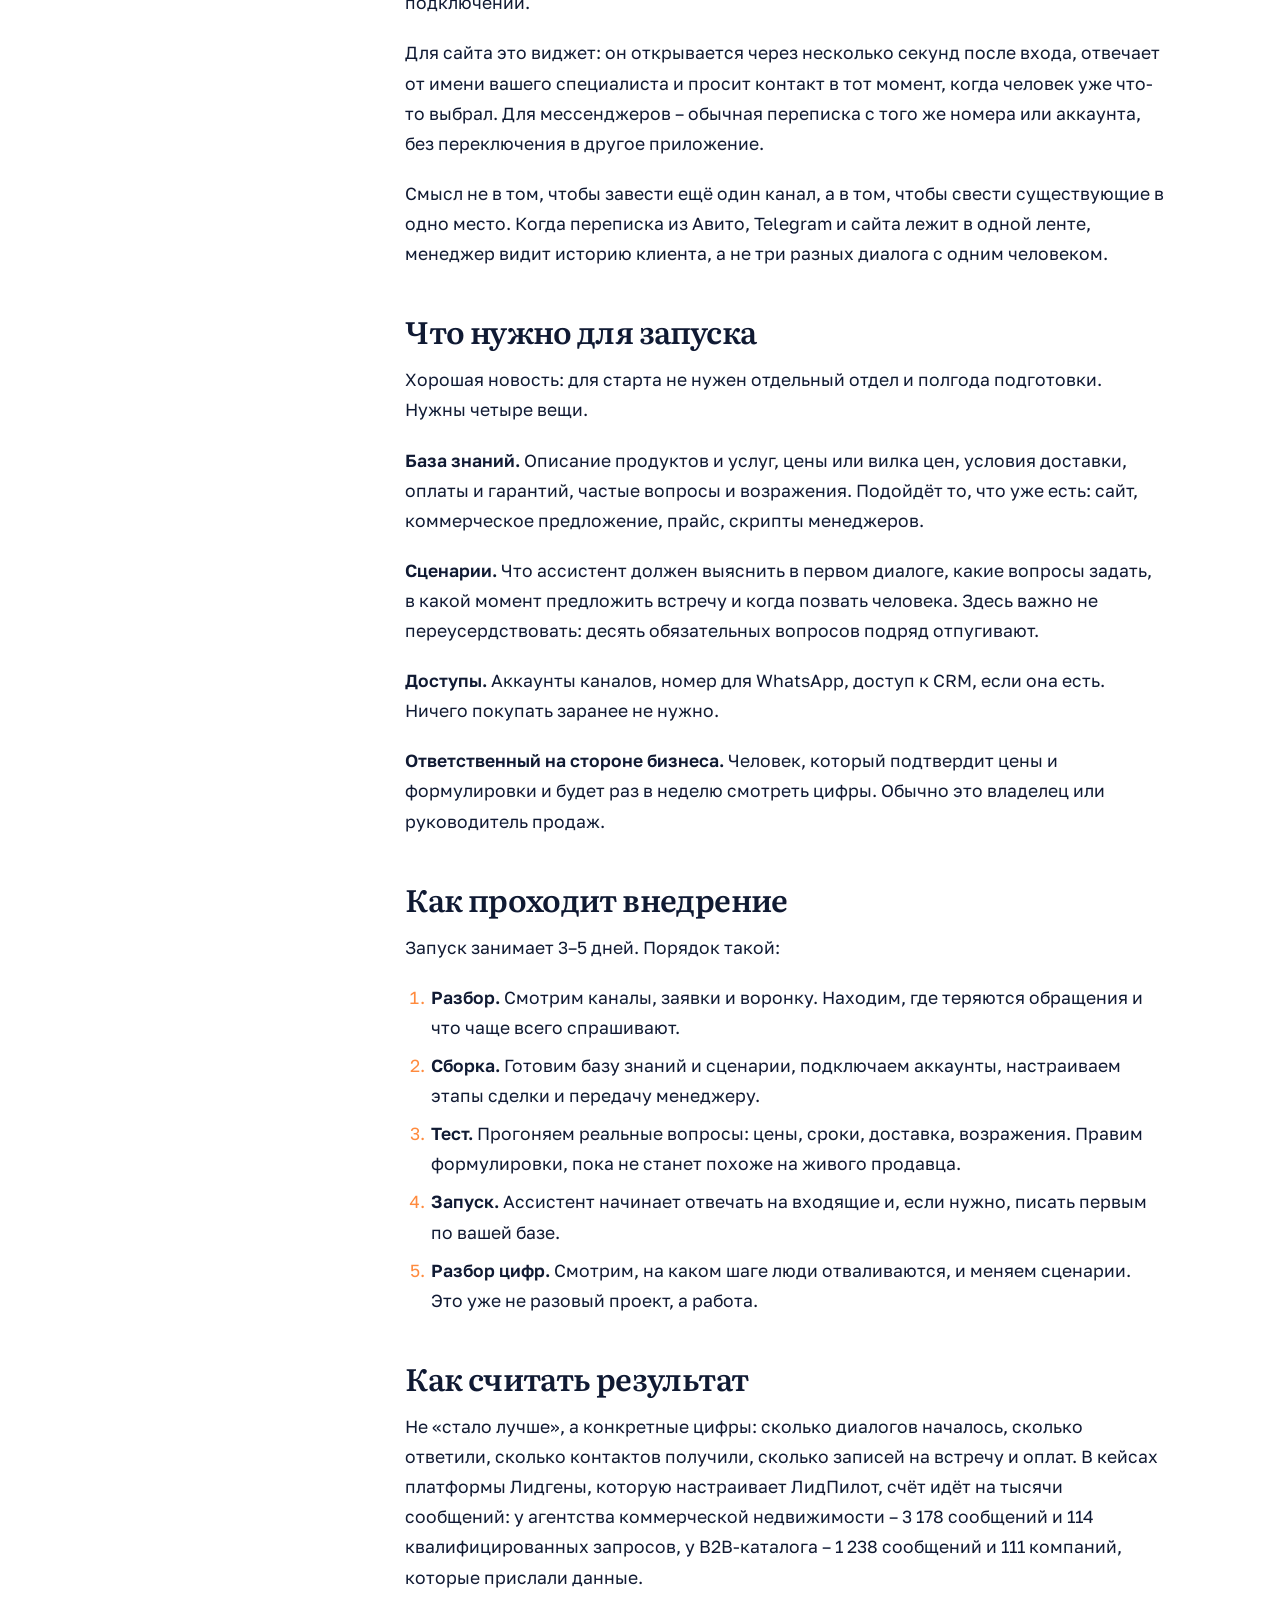
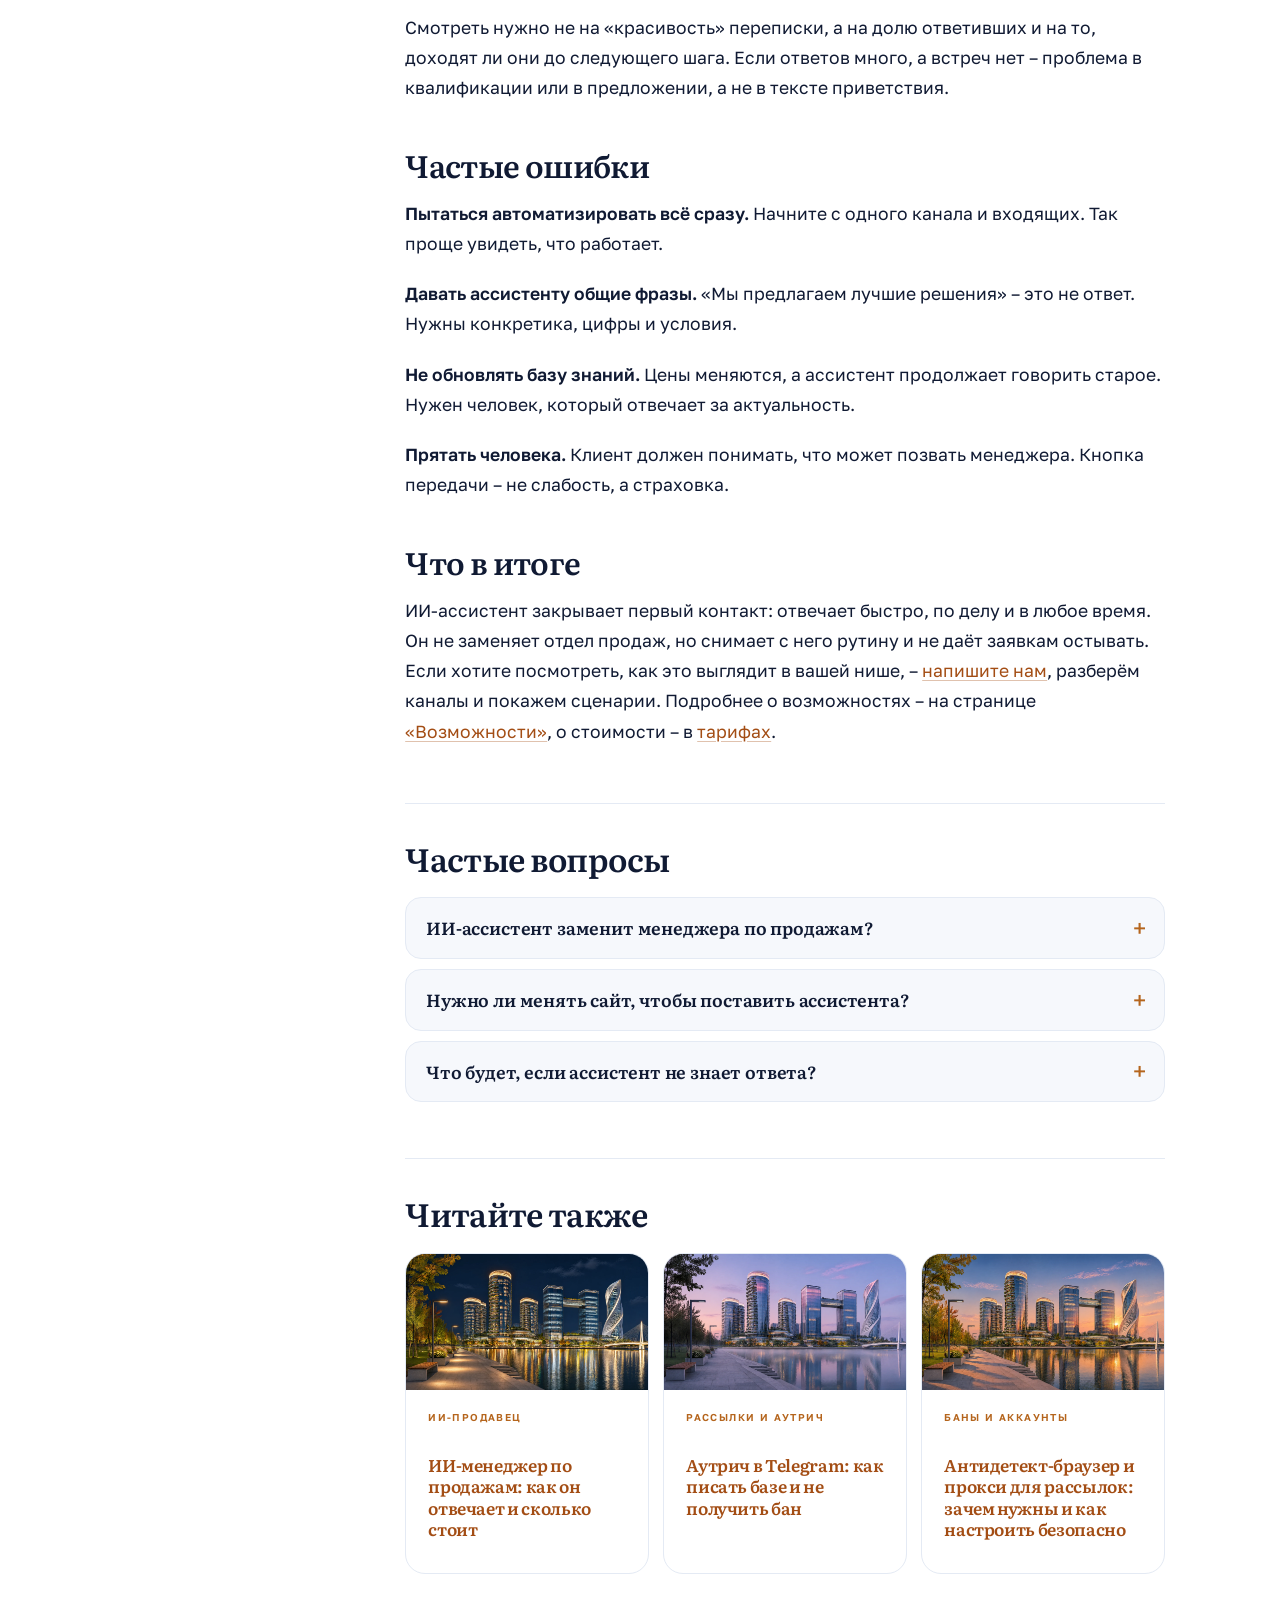
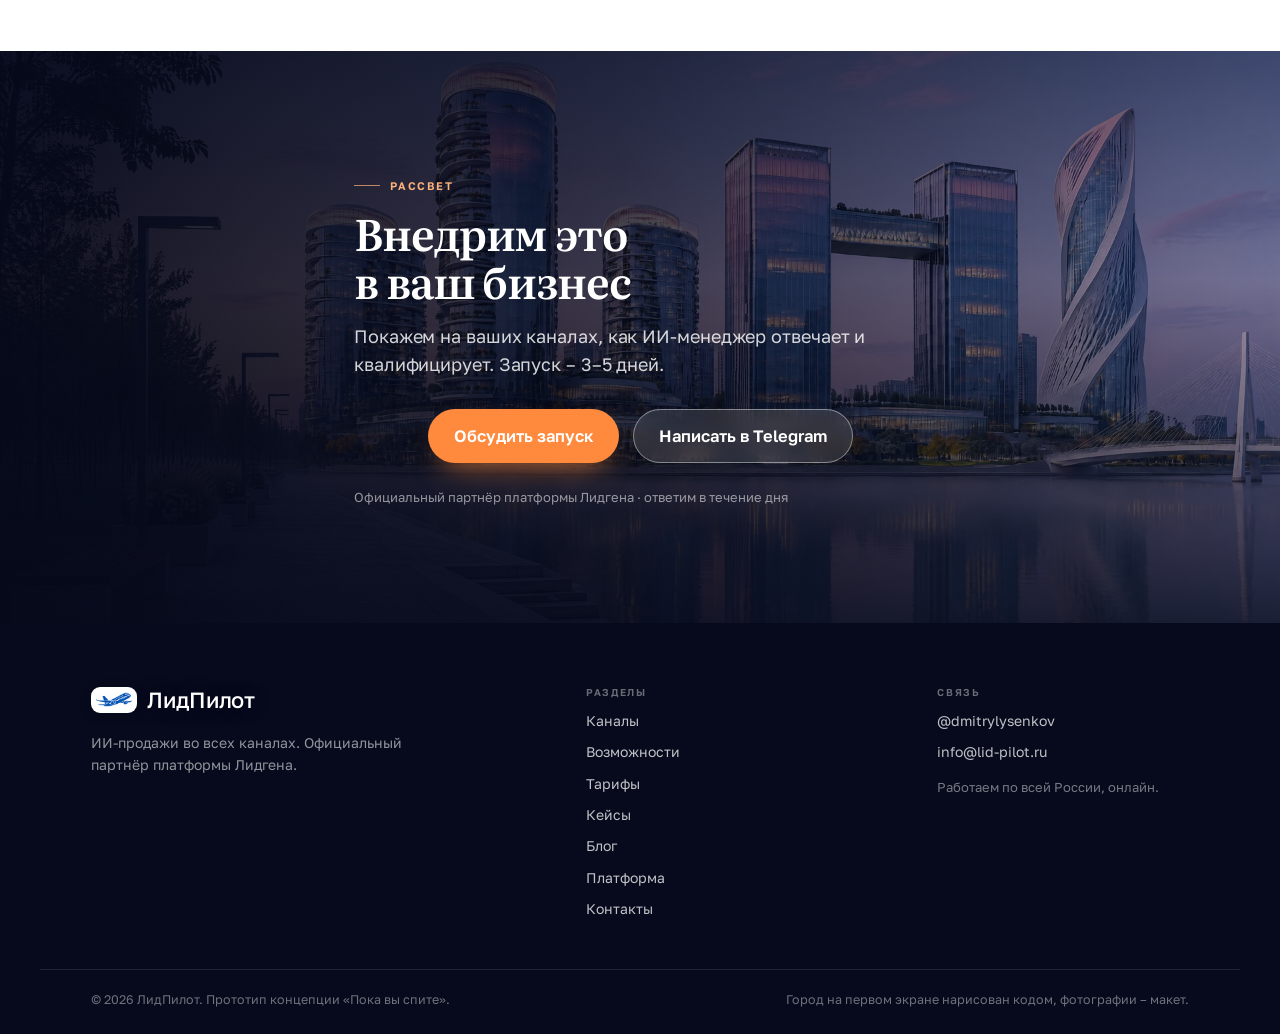
<file: blog/ii-assistent-dlya-biznesa/index.html>
<!DOCTYPE html><html lang="ru"> <head><script>document.documentElement.classList.add('js');</script><meta charset="utf-8"><meta name="viewport" content="width=device-width, initial-scale=1, viewport-fit=cover"><meta name="robots" content="noindex, nofollow"><title>ИИ-ассистент для бизнеса: что умеет и как внедрить в продажи | ЛидПилот</title><meta name="description" content="Чем ИИ-ассистент отличается от чат-бота, в каких каналах работает, что подготовить для запуска и как внедрить его в продажи за 3–5 дней."><link rel="canonical" href="https://dmitryli52.github.io/lidpilot-noch/blog/ii-assistent-dlya-biznesa/"><meta name="theme-color" content="#060A1C"><meta property="og:type" content="website"><meta property="og:title" content="ИИ-ассистент для бизнеса: что умеет и как внедрить в продажи | ЛидПилот"><meta property="og:description" content="Чем ИИ-ассистент отличается от чат-бота, в каких каналах работает, что подготовить для запуска и как внедрить его в продажи за 3–5 дней."><meta property="og:url" content="https://dmitryli52.github.io/lidpilot-noch/blog/ii-assistent-dlya-biznesa/"><meta property="og:image" content="https://dmitryli52.github.io/lidpilot-noch/assets/noch/og-noch.jpg"><meta property="og:image:width" content="1200"><meta property="og:image:height" content="630"><meta property="og:site_name" content="ЛидПилот"><link rel="icon" type="image/svg+xml" href="https://dmitryli52.github.io/lidpilot-noch/favicon.svg"><link rel="preconnect" href="https://fonts.googleapis.com"><link rel="preconnect" href="https://fonts.gstatic.com" crossorigin><link href="https://fonts.googleapis.com/css2?family=Literata:opsz,wght@7..72,500;7..72,600&family=Golos+Text:wght@400;500;600;700&display=swap&subset=cyrillic" rel="stylesheet"><link rel="stylesheet" href="https://dmitryli52.github.io/lidpilot-noch/assets/noch/noch.css?v=4"><script type="module" src="https://dmitryli52.github.io/lidpilot-noch/_astro/page.sJrt8mpm.js"></script></head> <body> <header class="top top_page" data-head> <div class="top__in"> <a class="logo" href="https://dmitryli52.github.io/lidpilot-noch/" aria-label="ЛидПилот – на главную"> <span class="logo__badge"><img src="https://dmitryli52.github.io/lidpilot-noch/assets/noch/logo-plane.png" alt="" width="44" height="18" decoding="async"></span>
ЛидПилот
</a> <nav class="nav" aria-label="Разделы"> <a href="https://dmitryli52.github.io/lidpilot-noch/#channels">Каналы</a><a href="https://dmitryli52.github.io/lidpilot-noch/vozmozhnosti/">Возможности</a><a href="https://dmitryli52.github.io/lidpilot-noch/tarify/">Тарифы</a><a href="https://dmitryli52.github.io/lidpilot-noch/keysy/">Кейсы</a><a href="https://dmitryli52.github.io/lidpilot-noch/blog/">Блог</a><a href="https://dmitryli52.github.io/lidpilot-noch/kontakty/">Контакты</a> </nav> <a class="btn btn_ghost top__cta" href="https://t.me/dmitrylysenkov" target="_blank" rel="noopener">Получить консультацию</a> <button class="burger" type="button" aria-label="Открыть меню" aria-expanded="false" aria-controls="mmenu"> <i></i><i></i><i></i> </button> </div> </header> <div class="mmenu" id="mmenu" hidden> <div class="mmenu__top"> <span class="logo logo_menu"> <span class="logo__badge"><img src="https://dmitryli52.github.io/lidpilot-noch/assets/noch/logo-plane.png" alt="" width="44" height="18" decoding="async"></span>
ЛидПилот
</span> <button class="mmenu__close" type="button" aria-label="Закрыть меню">×</button> </div> <nav class="mmenu__nav" aria-label="Разделы"> <a href="https://dmitryli52.github.io/lidpilot-noch/#channels">Каналы</a><a href="https://dmitryli52.github.io/lidpilot-noch/vozmozhnosti/">Возможности</a><a href="https://dmitryli52.github.io/lidpilot-noch/tarify/">Тарифы</a><a href="https://dmitryli52.github.io/lidpilot-noch/keysy/">Кейсы</a><a href="https://dmitryli52.github.io/lidpilot-noch/blog/">Блог</a><a href="https://dmitryli52.github.io/lidpilot-noch/kontakty/">Контакты</a> <a href="https://dmitryli52.github.io/lidpilot-noch/platforma/">Платформа</a> </nav> <p class="mmenu__note">ИИ-менеджер продаж в Telegram, WhatsApp, на Авито, Циан и сайте. Официальный партнёр платформы Лидгена.</p> <div class="mmenu__cta"> <a class="btn btn_sun" href="https://t.me/dmitrylysenkov" target="_blank" rel="noopener">Обсудить запуск</a> <a class="btn btn_ghost" href="mailto:info@lid-pilot.ru">info@lid-pilot.ru</a> </div> </div> <main>  <section class="phero phero_slim"> <img class="phero__bg" src="https://dmitryli52.github.io/lidpilot-noch/assets/noch/city-night.webp" alt="" width="1920" height="1080" fetchpriority="high" decoding="async" style="object-position:50% 42%"> <div class="phero__shade" aria-hidden="true"></div> <div class="wrap phero__in"> <div class="phero__meta"> <a href="https://dmitryli52.github.io/lidpilot-noch/">Главная</a><i aria-hidden="true"></i> <a href="https://dmitryli52.github.io/lidpilot-noch/blog/">Блог</a><i aria-hidden="true"></i> <span>ИИ-продавец</span> </div> <h1>ИИ-ассистент для бизнеса: что умеет и как внедрить в продажи</h1> <p class="lead">Чем ИИ-ассистент отличается от чат-бота, в каких каналах работает, что подготовить для запуска и как внедрить его в продажи за 3–5 дней.</p> <div class="article__meta"> <span>20 ноября 2026 г.</span><span>4 мин чтения</span><span>Проверил Дмитрий Лысенков</span> </div> </div> </section> <section class="article"> <div class="wrap article__wrap"> <aside class="article__side"> <nav class="toc" aria-label="Содержание"> <b>Содержание</b> <a href="#чем-ассистент-отличается-от-чат-бота">Чем ассистент отличается от чат-бота</a><a href="#где-работает-ассистент">Где работает ассистент</a><a href="#что-нужно-для-запуска">Что нужно для запуска</a><a href="#как-проходит-внедрение">Как проходит внедрение</a><a href="#как-считать-результат">Как считать результат</a><a href="#частые-ошибки">Частые ошибки</a><a href="#что-в-итоге">Что в итоге</a> </nav> <div class="article__cta"> <b>Разберём ваши каналы</b> <p>15 минут – и понятно, сколько обращений даст ИИ-менеджер в вашей нише.</p> <a class="btn btn_sun" href="https://t.me/dmitrylysenkov" target="_blank" rel="noopener">Написать</a> </div> </aside> <div> <div class="prose"> <div class="tldr"> <b>Главное за минуту</b> <ol><li>ИИ-ассистент отвечает по вашим материалам и ведёт диалог, а не выдаёт меню кнопок.</li><li>Работает там, где клиент: сайт, Telegram, WhatsApp, Авито и Циан.</li><li>Для запуска нужны база знаний, сценарии и доступы – это не годовой проект.</li><li>Внедрение занимает 3–5 дней, дальше сценарии улучшаются по цифрам.</li></ol> </div> <p>ИИ-ассистент – это не чат-бот с кнопками и не автоответчик «здравствуйте, оставьте заявку». Это программа, которая читает ваши материалы, понимает вопрос человека и ведёт разговор так, как это делал бы внимательный продавец. Разберём, что она умеет, что нужно для запуска и где чаще всего спотыкаются.</p>
<h2 id="чем-ассистент-отличается-от-чат-бота">Чем ассистент отличается от чат-бота</h2>
<p>Классический бот знает три-четыре сценария и быстро сдаётся, когда человек спрашивает не по сценарию. Ассистент работает с текстом: у него есть база знаний – описание продуктов, цены, условия, ответы на частые вопросы. На вопрос «а есть ли у вас рассрочка» он не отвечает «для уточнения оставьте телефон», а ищет ответ в материалах.</p>
<p>Второе отличие – диалог. Ассистент помнит, что человек сказал раньше, уточняет, если непонятно, и предлагает следующий шаг: расчёт, запись, ссылку на оплату. Он не выдаёт всё меню сразу, а ведёт по разговору.</p>
<p>И третье: он не выдумывает. Если данных нет, честно говорит, что уточнит, и передаёт вопрос менеджеру. Это важнее, чем кажется: одна придуманная скидка может стоить дороже, чем десять несделанных ответов.</p>
<h2 id="где-работает-ассистент">Где работает ассистент</h2>
<p>Ассистент нужен там, где клиент уже пишет. В ЛидПилоте это Telegram, WhatsApp, Авито, Циан и чат на сайте – пять каналов в одной ленте. ВКонтакте, MAX и почта – в подключении.</p>
<p>Для сайта это виджет: он открывается через несколько секунд после входа, отвечает от имени вашего специалиста и просит контакт в тот момент, когда человек уже что-то выбрал. Для мессенджеров – обычная переписка с того же номера или аккаунта, без переключения в другое приложение.</p>
<p>Смысл не в том, чтобы завести ещё один канал, а в том, чтобы свести существующие в одно место. Когда переписка из Авито, Telegram и сайта лежит в одной ленте, менеджер видит историю клиента, а не три разных диалога с одним человеком.</p>
<h2 id="что-нужно-для-запуска">Что нужно для запуска</h2>
<p>Хорошая новость: для старта не нужен отдельный отдел и полгода подготовки. Нужны четыре вещи.</p>
<p><strong>База знаний.</strong> Описание продуктов и услуг, цены или вилка цен, условия доставки, оплаты и гарантий, частые вопросы и возражения. Подойдёт то, что уже есть: сайт, коммерческое предложение, прайс, скрипты менеджеров.</p>
<p><strong>Сценарии.</strong> Что ассистент должен выяснить в первом диалоге, какие вопросы задать, в какой момент предложить встречу и когда позвать человека. Здесь важно не переусердствовать: десять обязательных вопросов подряд отпугивают.</p>
<p><strong>Доступы.</strong> Аккаунты каналов, номер для WhatsApp, доступ к CRM, если она есть. Ничего покупать заранее не нужно.</p>
<p><strong>Ответственный на стороне бизнеса.</strong> Человек, который подтвердит цены и формулировки и будет раз в неделю смотреть цифры. Обычно это владелец или руководитель продаж.</p>
<h2 id="как-проходит-внедрение">Как проходит внедрение</h2>
<p>Запуск занимает 3–5 дней. Порядок такой:</p>
<ol>
<li><strong>Разбор.</strong> Смотрим каналы, заявки и воронку. Находим, где теряются обращения и что чаще всего спрашивают.</li>
<li><strong>Сборка.</strong> Готовим базу знаний и сценарии, подключаем аккаунты, настраиваем этапы сделки и передачу менеджеру.</li>
<li><strong>Тест.</strong> Прогоняем реальные вопросы: цены, сроки, доставка, возражения. Правим формулировки, пока не станет похоже на живого продавца.</li>
<li><strong>Запуск.</strong> Ассистент начинает отвечать на входящие и, если нужно, писать первым по вашей базе.</li>
<li><strong>Разбор цифр.</strong> Смотрим, на каком шаге люди отваливаются, и меняем сценарии. Это уже не разовый проект, а работа.</li>
</ol>
<h2 id="как-считать-результат">Как считать результат</h2>
<p>Не «стало лучше», а конкретные цифры: сколько диалогов началось, сколько ответили, сколько контактов получили, сколько записей на встречу и оплат. В кейсах платформы Лидгены, которую настраивает ЛидПилот, счёт идёт на тысячи сообщений: у агентства коммерческой недвижимости – 3 178 сообщений и 114 квалифицированных запросов, у B2B-каталога – 1 238 сообщений и 111 компаний, которые прислали данные.</p>
<p>Смотреть нужно не на «красивость» переписки, а на долю ответивших и на то, доходят ли они до следующего шага. Если ответов много, а встреч нет – проблема в квалификации или в предложении, а не в тексте приветствия.</p>
<h2 id="частые-ошибки">Частые ошибки</h2>
<p><strong>Пытаться автоматизировать всё сразу.</strong> Начните с одного канала и входящих. Так проще увидеть, что работает.</p>
<p><strong>Давать ассистенту общие фразы.</strong> «Мы предлагаем лучшие решения» – это не ответ. Нужны конкретика, цифры и условия.</p>
<p><strong>Не обновлять базу знаний.</strong> Цены меняются, а ассистент продолжает говорить старое. Нужен человек, который отвечает за актуальность.</p>
<p><strong>Прятать человека.</strong> Клиент должен понимать, что может позвать менеджера. Кнопка передачи – не слабость, а страховка.</p>
<h2 id="что-в-итоге">Что в итоге</h2>
<p>ИИ-ассистент закрывает первый контакт: отвечает быстро, по делу и в любое время. Он не заменяет отдел продаж, но снимает с него рутину и не даёт заявкам остывать. Если хотите посмотреть, как это выглядит в вашей нише, – <a href="https://dmitryli52.github.io/lidpilot-noch/kontakty/">напишите нам</a>, разберём каналы и покажем сценарии. Подробнее о возможностях – на странице <a href="https://dmitryli52.github.io/lidpilot-noch/vozmozhnosti/">«Возможности»</a>, о стоимости – в <a href="https://dmitryli52.github.io/lidpilot-noch/tarify/">тарифах</a>.</p> <div class="article__foot" id="faq"> <h2>Частые вопросы</h2> <div class="qa"> <details><summary>ИИ-ассистент заменит менеджера по продажам?</summary><p>Нет. Он закрывает первый контакт, типовые вопросы и квалификацию, а сложные разговоры передаёт человеку. Менеджер занимается сделками, а не повторяет одно и то же.</p></details><details><summary>Нужно ли менять сайт, чтобы поставить ассистента?</summary><p>Нет. Виджет подключается одной строкой кода на любой сайт. Если сайта нет, ассистент работает в мессенджерах и на Авито.</p></details><details><summary>Что будет, если ассистент не знает ответа?</summary><p>Он не придумывает. Передаёт диалог менеджеру и оставляет в карточке вопрос, который нужно добавить в базу знаний.</p></details> </div> </div> <div class="article__foot"> <h2>Читайте также</h2> <div class="rel"> <a class="bcard" href="https://dmitryli52.github.io/lidpilot-noch/blog/ii-menedzher-po-prodazham/"> <div class="bcard__img"><img src="https://dmitryli52.github.io/lidpilot-noch/assets/noch/city-night.webp" alt="" width="1200" height="675" loading="lazy" decoding="async"></div> <div class="bcard__b"> <span class="bcard__tag">ИИ-продавец</span> <h3>ИИ-менеджер по продажам: как он отвечает и сколько стоит</h3> </div> </a><a class="bcard" href="https://dmitryli52.github.io/lidpilot-noch/blog/autrich-v-telegram/"> <div class="bcard__img"><img src="https://dmitryli52.github.io/lidpilot-noch/assets/noch/city-dawn.webp" alt="" width="1200" height="675" loading="lazy" decoding="async"></div> <div class="bcard__b"> <span class="bcard__tag">Рассылки и аутрич</span> <h3>Аутрич в Telegram: как писать базе и не получить бан</h3> </div> </a><a class="bcard" href="https://dmitryli52.github.io/lidpilot-noch/blog/antidetect-brauzer-i-proksi/"> <div class="bcard__img"><img src="https://dmitryli52.github.io/lidpilot-noch/assets/noch/city-sunset.webp" alt="" width="1200" height="675" loading="lazy" decoding="async"></div> <div class="bcard__b"> <span class="bcard__tag">Баны и аккаунты</span> <h3>Антидетект-браузер и прокси для рассылок: зачем нужны и как настроить безопасно</h3> </div> </a> </div> </div> </div> </div> </div> </section> <section class="final" id="cta"> <img class="final__bg" src="https://dmitryli52.github.io/lidpilot-noch/assets/noch/city-dawn.webp" srcset="https://dmitryli52.github.io/lidpilot-noch/assets/noch/city-dawn.webp 1920w" sizes="100vw" alt="" width="1920" height="1080" loading="lazy" decoding="async"> <div class="final__shade" aria-hidden="true"></div> <div class="wrap final__in"> <span class="kicker kicker_light" data-in>Рассвет</span> <h2 data-in>Внедрим это в ваш бизнес</h2> <p class="lead lead_light" data-in style="--d:.08s">Покажем на ваших каналах, как ИИ-менеджер отвечает и квалифицирует. Запуск – 3–5 дней.</p> <div class="cta cta_center" data-in style="--d:.14s"> <a class="btn btn_sun" href="https://t.me/dmitrylysenkov" target="_blank" rel="noopener">Обсудить запуск</a> <a class="btn btn_glass" href="https://t.me/dmitrylysenkov" target="_blank" rel="noopener">Написать в Telegram</a> </div> <p class="final__note" data-in style="--d:.2s">Официальный партнёр платформы Лидгена · ответим в течение дня</p> </div> </section>  </main> <footer class="foot"> <div class="wrap foot__in"> <div class="foot__brand"> <a class="logo logo_foot" href="https://dmitryli52.github.io/lidpilot-noch/"> <span class="logo__badge"><img src="https://dmitryli52.github.io/lidpilot-noch/assets/noch/logo-plane.png" alt="" width="44" height="18" decoding="async"></span> ЛидПилот </a> <p>ИИ-продажи во всех каналах. Официальный партнёр платформы Лидгена.</p> </div> <nav class="foot__nav" aria-label="Разделы сайта"> <span>Разделы</span> <a href="https://dmitryli52.github.io/lidpilot-noch/#channels">Каналы</a><a href="https://dmitryli52.github.io/lidpilot-noch/vozmozhnosti/">Возможности</a><a href="https://dmitryli52.github.io/lidpilot-noch/tarify/">Тарифы</a><a href="https://dmitryli52.github.io/lidpilot-noch/keysy/">Кейсы</a><a href="https://dmitryli52.github.io/lidpilot-noch/blog/">Блог</a><a href="https://dmitryli52.github.io/lidpilot-noch/platforma/">Платформа</a><a href="https://dmitryli52.github.io/lidpilot-noch/kontakty/">Контакты</a> </nav> <div class="foot__contacts"> <span>Связь</span> <a href="https://t.me/dmitrylysenkov" target="_blank" rel="noopener">@dmitrylysenkov</a> <a href="mailto:info@lid-pilot.ru">info@lid-pilot.ru</a> <p>Работаем по всей России, онлайн.</p> </div> </div> <div class="wrap foot__bottom"> <span>© 2026 ЛидПилот. Прототип концепции «Пока вы спите».</span> <span>Город на первом экране нарисован кодом, фотографии – макет.</span> </div> </footer> <script>
(function () {
  var q = function (s) { return document.querySelector(s); };
  var qa = function (s) { return [].slice.call(document.querySelectorAll(s)); };

  var head = q('[data-head]');
  function stuck() {
    if (head) head.classList.toggle('is-stuck', scrollY > 40);
  }
  stuck();
  addEventListener('scroll', stuck, { passive: true });

  var burger = q('.burger'), mmenu = q('#mmenu'), mclose = q('.mmenu__close');
  function setMenu(open) {
    if (!mmenu) return;
    mmenu.hidden = !open;
    if (burger) burger.setAttribute('aria-expanded', open ? 'true' : 'false');
    document.documentElement.style.overflow = open ? 'hidden' : '';
  }
  if (burger && mmenu) {
    burger.addEventListener('click', function () { setMenu(mmenu.hidden); });
    if (mclose) mclose.addEventListener('click', function () { setMenu(false); });
    qa('#mmenu a').forEach(function (a) { a.addEventListener('click', function () { setMenu(false); }); });
    addEventListener('keydown', function (e) { if (e.key === 'Escape' && !mmenu.hidden) setMenu(false); });
  }

  var items = qa('[data-in]');
  if ('IntersectionObserver' in window && items.length) {
    var io = new IntersectionObserver(function (entries) {
      entries.forEach(function (en) {
        if (en.isIntersecting) { en.target.classList.add('in'); io.unobserve(en.target); }
      });
    }, { threshold: 0.14, rootMargin: '0px 0px -6% 0px' });
    items.forEach(function (el) { io.observe(el); });
  } else {
    items.forEach(function (el) { el.classList.add('in'); });
  }

  qa('form[data-demo]').forEach(function (f) {
    f.addEventListener('submit', function (e) {
      e.preventDefault();
      var ok = f.querySelector('.form__ok');
      if (ok) ok.hidden = false;
      f.querySelectorAll('input,textarea,select,button').forEach(function (el) { el.disabled = true; });
    });
  });

  qa('a[href^="#"]').forEach(function (a) {
    a.addEventListener('click', function () {
      var id = a.getAttribute('href').slice(1);
      var el = id && document.getElementById(id);
      if (el) {
        setMenu(false);
        setTimeout(function () { el.focus({ preventScroll: true }); }, 0);
      }
    });
  });
})();
</script> </body> </html>
</file>
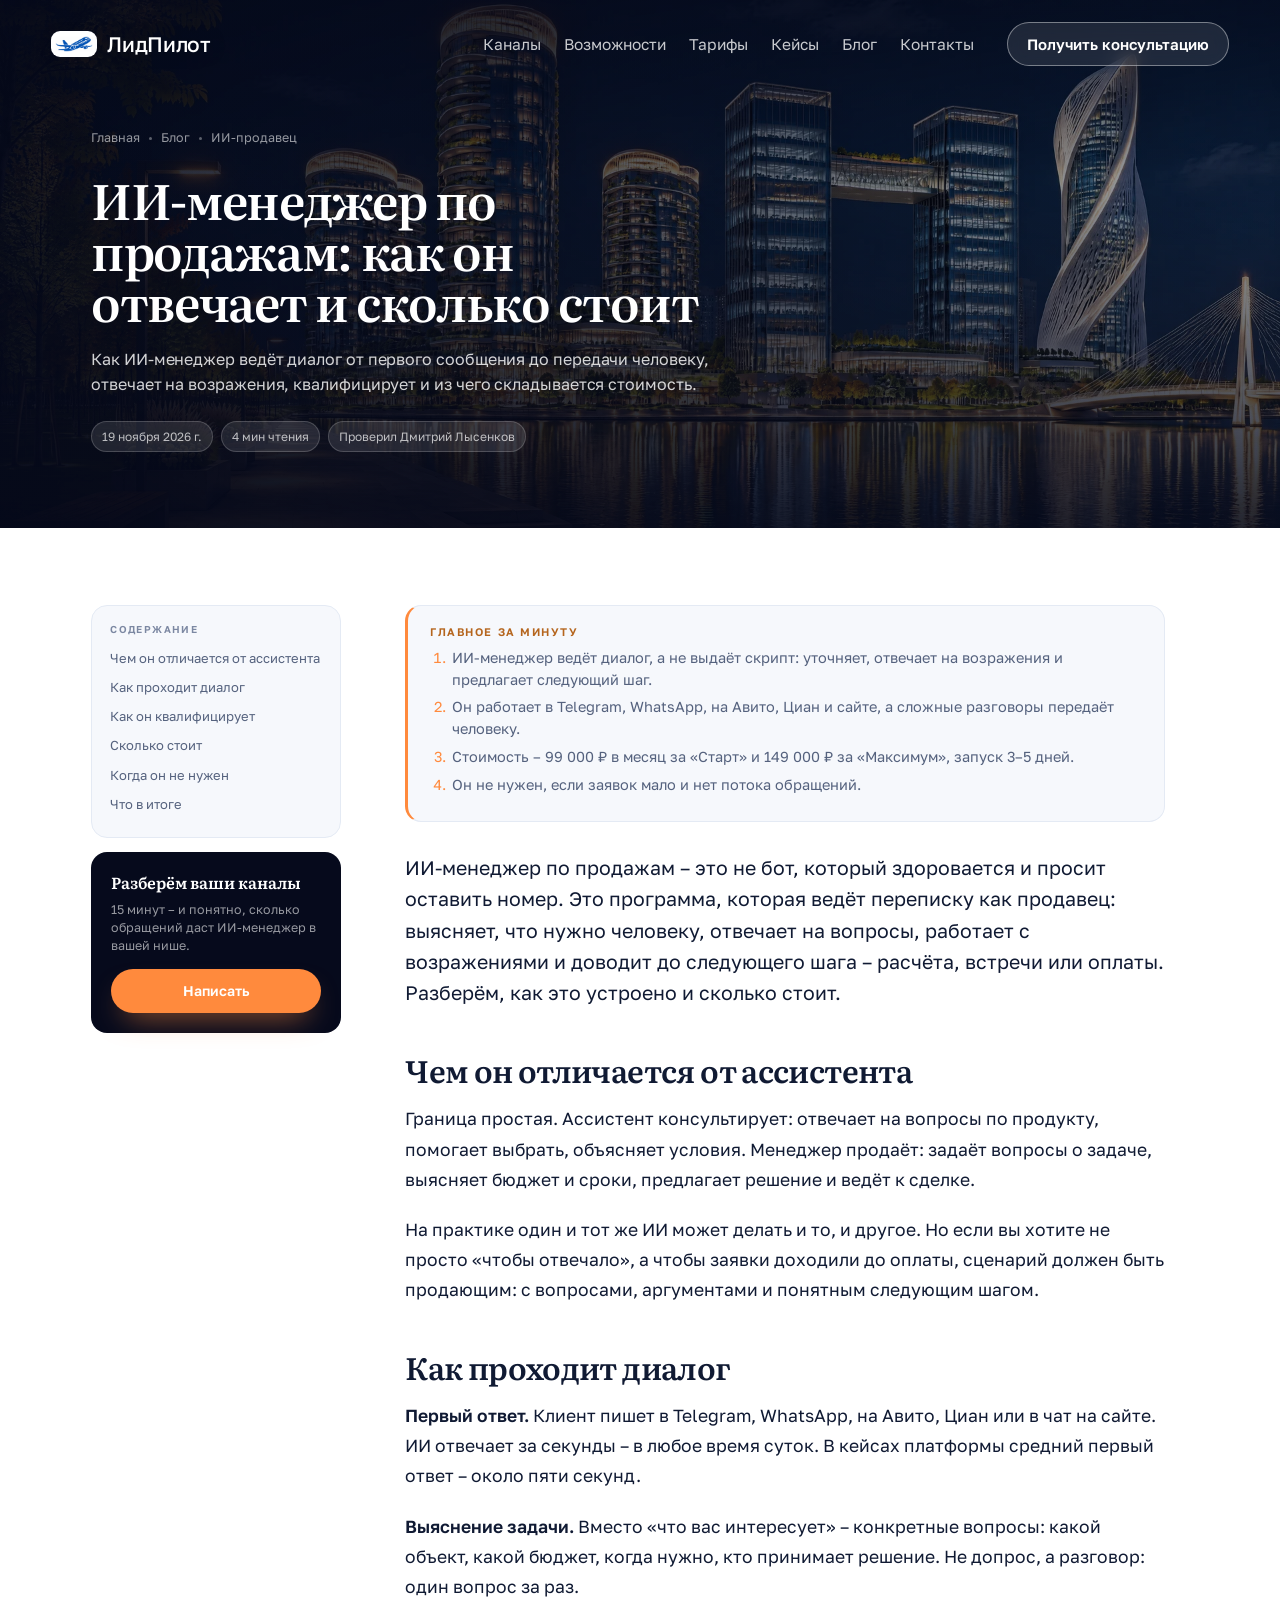
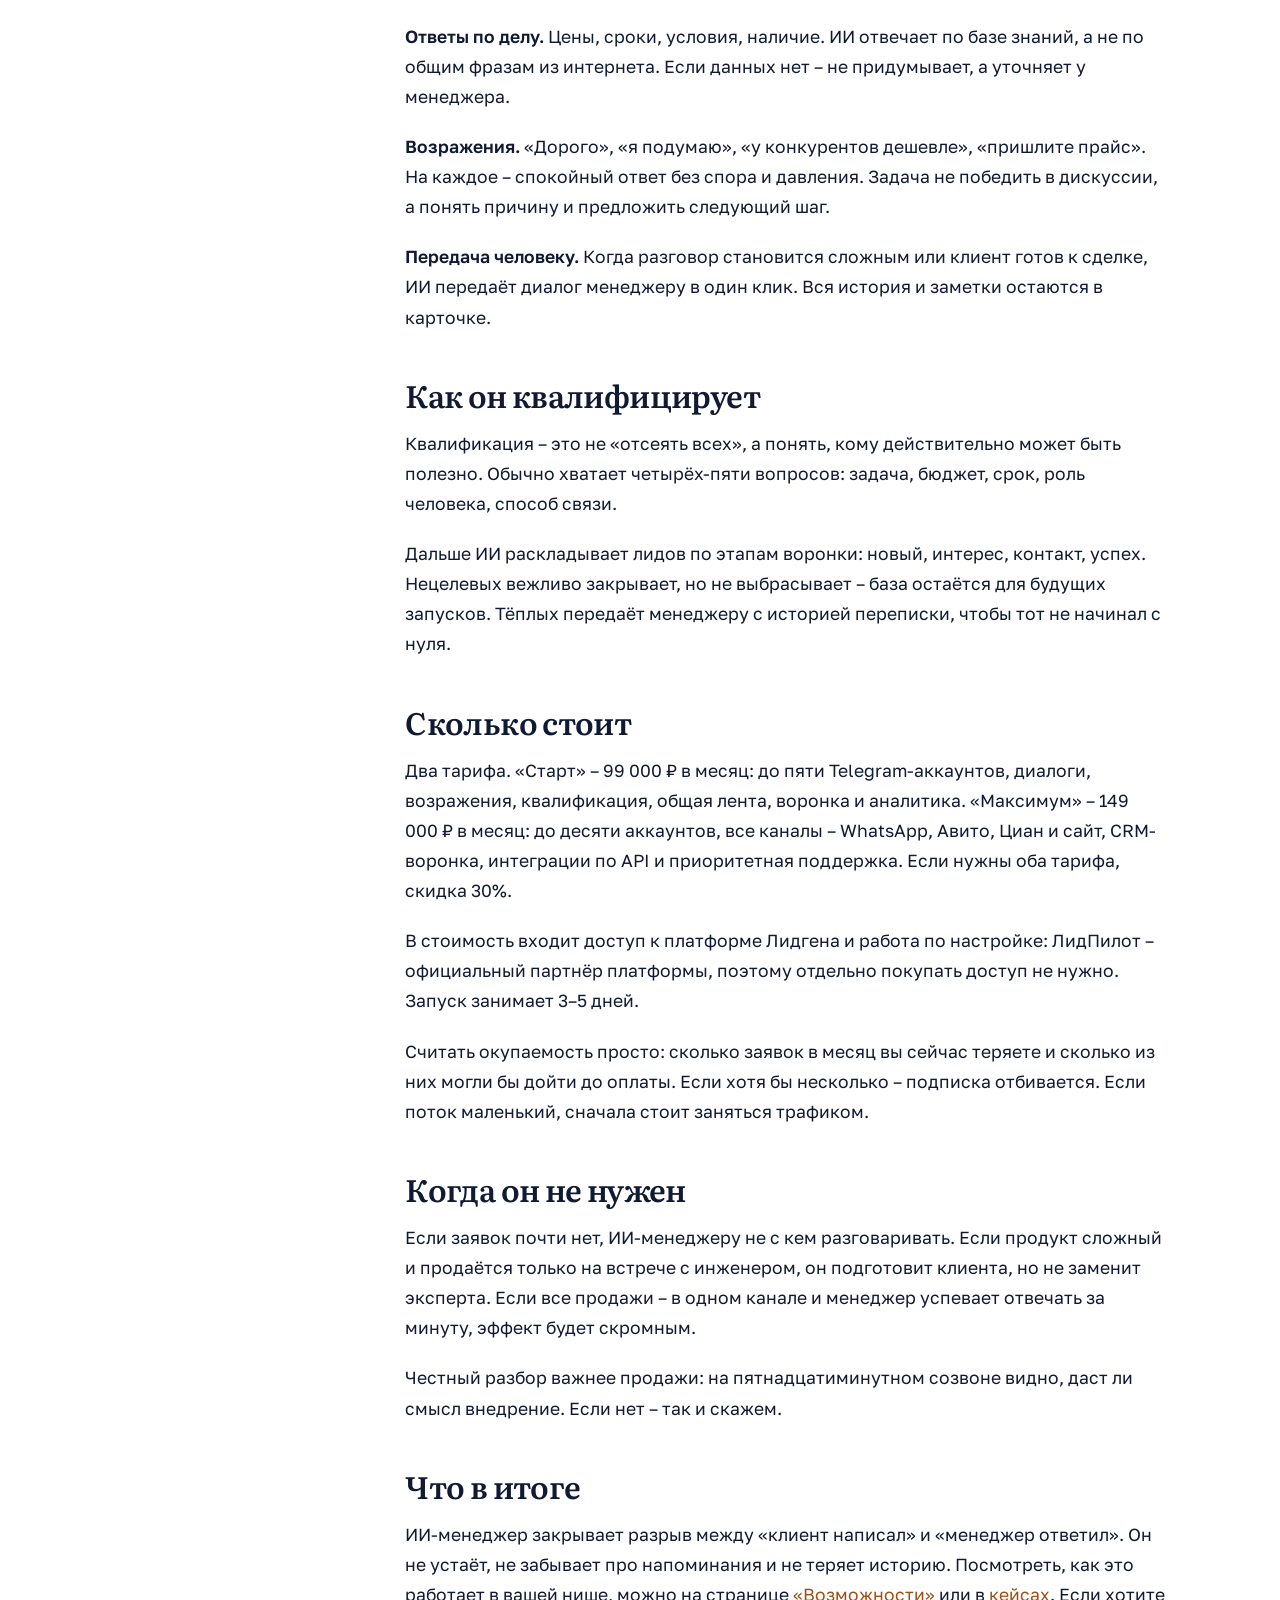
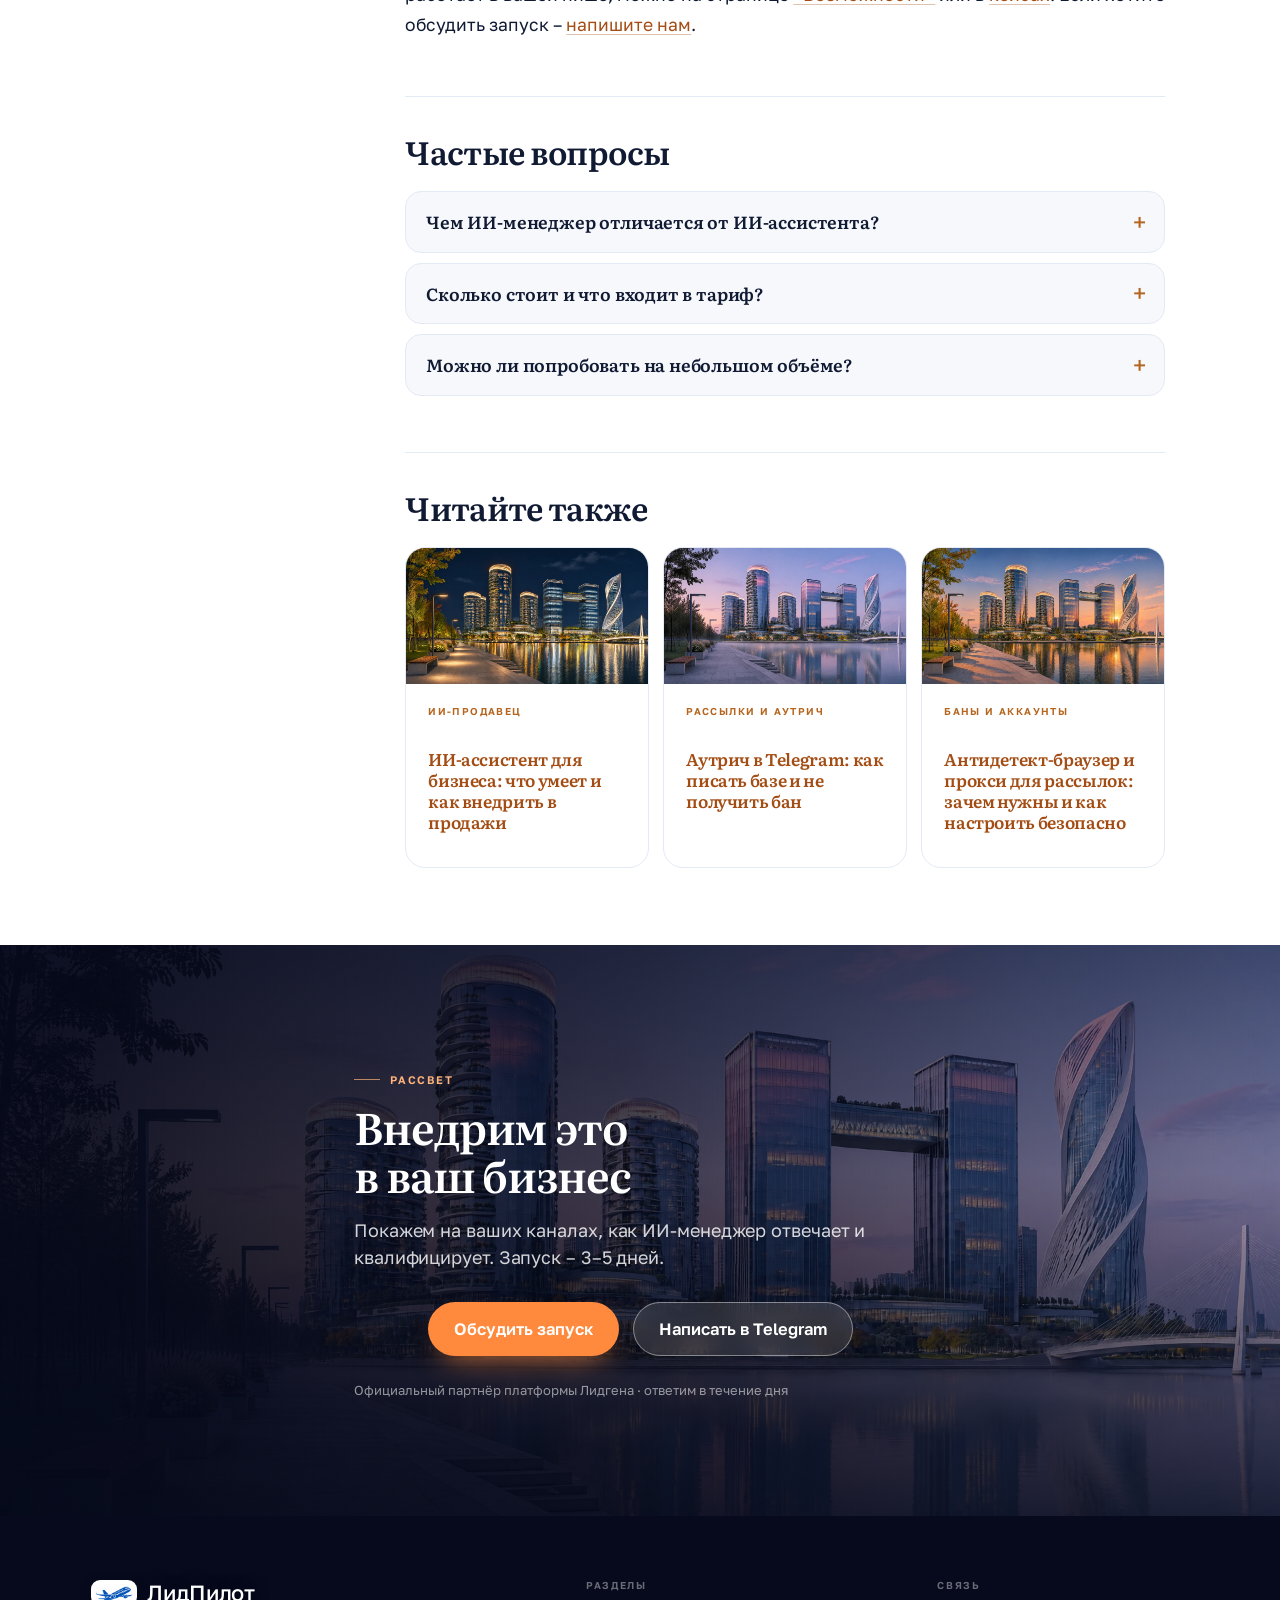
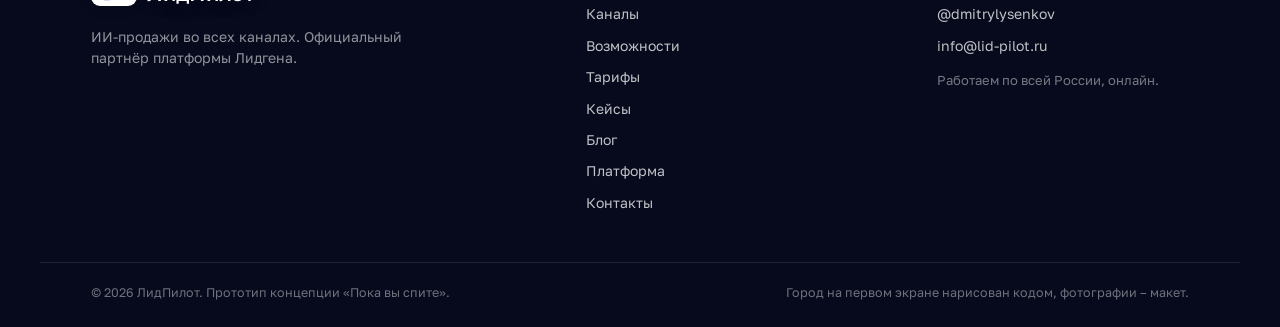
<file: blog/ii-menedzher-po-prodazham/index.html>
<!DOCTYPE html><html lang="ru"> <head><script>document.documentElement.classList.add('js');</script><meta charset="utf-8"><meta name="viewport" content="width=device-width, initial-scale=1, viewport-fit=cover"><meta name="robots" content="noindex, nofollow"><title>ИИ-менеджер по продажам: как он отвечает и сколько стоит | ЛидПилот</title><meta name="description" content="Как ИИ-менеджер ведёт диалог от первого сообщения до передачи человеку, отвечает на возражения, квалифицирует и из чего складывается стоимость."><link rel="canonical" href="https://dmitryli52.github.io/lidpilot-noch/blog/ii-menedzher-po-prodazham/"><meta name="theme-color" content="#060A1C"><meta property="og:type" content="website"><meta property="og:title" content="ИИ-менеджер по продажам: как он отвечает и сколько стоит | ЛидПилот"><meta property="og:description" content="Как ИИ-менеджер ведёт диалог от первого сообщения до передачи человеку, отвечает на возражения, квалифицирует и из чего складывается стоимость."><meta property="og:url" content="https://dmitryli52.github.io/lidpilot-noch/blog/ii-menedzher-po-prodazham/"><meta property="og:image" content="https://dmitryli52.github.io/lidpilot-noch/assets/noch/og-noch.jpg"><meta property="og:image:width" content="1200"><meta property="og:image:height" content="630"><meta property="og:site_name" content="ЛидПилот"><link rel="icon" type="image/svg+xml" href="https://dmitryli52.github.io/lidpilot-noch/favicon.svg"><link rel="preconnect" href="https://fonts.googleapis.com"><link rel="preconnect" href="https://fonts.gstatic.com" crossorigin><link href="https://fonts.googleapis.com/css2?family=Literata:opsz,wght@7..72,500;7..72,600&family=Golos+Text:wght@400;500;600;700&display=swap&subset=cyrillic" rel="stylesheet"><link rel="stylesheet" href="https://dmitryli52.github.io/lidpilot-noch/assets/noch/noch.css?v=4"><script type="module" src="https://dmitryli52.github.io/lidpilot-noch/_astro/page.sJrt8mpm.js"></script></head> <body> <header class="top top_page" data-head> <div class="top__in"> <a class="logo" href="https://dmitryli52.github.io/lidpilot-noch/" aria-label="ЛидПилот – на главную"> <span class="logo__badge"><img src="https://dmitryli52.github.io/lidpilot-noch/assets/noch/logo-plane.png" alt="" width="44" height="18" decoding="async"></span>
ЛидПилот
</a> <nav class="nav" aria-label="Разделы"> <a href="https://dmitryli52.github.io/lidpilot-noch/#channels">Каналы</a><a href="https://dmitryli52.github.io/lidpilot-noch/vozmozhnosti/">Возможности</a><a href="https://dmitryli52.github.io/lidpilot-noch/tarify/">Тарифы</a><a href="https://dmitryli52.github.io/lidpilot-noch/keysy/">Кейсы</a><a href="https://dmitryli52.github.io/lidpilot-noch/blog/">Блог</a><a href="https://dmitryli52.github.io/lidpilot-noch/kontakty/">Контакты</a> </nav> <a class="btn btn_ghost top__cta" href="https://t.me/dmitrylysenkov" target="_blank" rel="noopener">Получить консультацию</a> <button class="burger" type="button" aria-label="Открыть меню" aria-expanded="false" aria-controls="mmenu"> <i></i><i></i><i></i> </button> </div> </header> <div class="mmenu" id="mmenu" hidden> <div class="mmenu__top"> <span class="logo logo_menu"> <span class="logo__badge"><img src="https://dmitryli52.github.io/lidpilot-noch/assets/noch/logo-plane.png" alt="" width="44" height="18" decoding="async"></span>
ЛидПилот
</span> <button class="mmenu__close" type="button" aria-label="Закрыть меню">×</button> </div> <nav class="mmenu__nav" aria-label="Разделы"> <a href="https://dmitryli52.github.io/lidpilot-noch/#channels">Каналы</a><a href="https://dmitryli52.github.io/lidpilot-noch/vozmozhnosti/">Возможности</a><a href="https://dmitryli52.github.io/lidpilot-noch/tarify/">Тарифы</a><a href="https://dmitryli52.github.io/lidpilot-noch/keysy/">Кейсы</a><a href="https://dmitryli52.github.io/lidpilot-noch/blog/">Блог</a><a href="https://dmitryli52.github.io/lidpilot-noch/kontakty/">Контакты</a> <a href="https://dmitryli52.github.io/lidpilot-noch/platforma/">Платформа</a> </nav> <p class="mmenu__note">ИИ-менеджер продаж в Telegram, WhatsApp, на Авито, Циан и сайте. Официальный партнёр платформы Лидгена.</p> <div class="mmenu__cta"> <a class="btn btn_sun" href="https://t.me/dmitrylysenkov" target="_blank" rel="noopener">Обсудить запуск</a> <a class="btn btn_ghost" href="mailto:info@lid-pilot.ru">info@lid-pilot.ru</a> </div> </div> <main>  <section class="phero phero_slim"> <img class="phero__bg" src="https://dmitryli52.github.io/lidpilot-noch/assets/noch/city-night.webp" alt="" width="1920" height="1080" fetchpriority="high" decoding="async" style="object-position:50% 42%"> <div class="phero__shade" aria-hidden="true"></div> <div class="wrap phero__in"> <div class="phero__meta"> <a href="https://dmitryli52.github.io/lidpilot-noch/">Главная</a><i aria-hidden="true"></i> <a href="https://dmitryli52.github.io/lidpilot-noch/blog/">Блог</a><i aria-hidden="true"></i> <span>ИИ-продавец</span> </div> <h1>ИИ-менеджер по продажам: как он отвечает и сколько стоит</h1> <p class="lead">Как ИИ-менеджер ведёт диалог от первого сообщения до передачи человеку, отвечает на возражения, квалифицирует и из чего складывается стоимость.</p> <div class="article__meta"> <span>19 ноября 2026 г.</span><span>4 мин чтения</span><span>Проверил Дмитрий Лысенков</span> </div> </div> </section> <section class="article"> <div class="wrap article__wrap"> <aside class="article__side"> <nav class="toc" aria-label="Содержание"> <b>Содержание</b> <a href="#чем-он-отличается-от-ассистента">Чем он отличается от ассистента</a><a href="#как-проходит-диалог">Как проходит диалог</a><a href="#как-он-квалифицирует">Как он квалифицирует</a><a href="#сколько-стоит">Сколько стоит</a><a href="#когда-он-не-нужен">Когда он не нужен</a><a href="#что-в-итоге">Что в итоге</a> </nav> <div class="article__cta"> <b>Разберём ваши каналы</b> <p>15 минут – и понятно, сколько обращений даст ИИ-менеджер в вашей нише.</p> <a class="btn btn_sun" href="https://t.me/dmitrylysenkov" target="_blank" rel="noopener">Написать</a> </div> </aside> <div> <div class="prose"> <div class="tldr"> <b>Главное за минуту</b> <ol><li>ИИ-менеджер ведёт диалог, а не выдаёт скрипт: уточняет, отвечает на возражения и предлагает следующий шаг.</li><li>Он работает в Telegram, WhatsApp, на Авито, Циан и сайте, а сложные разговоры передаёт человеку.</li><li>Стоимость – 99 000 ₽ в месяц за «Старт» и 149 000 ₽ за «Максимум», запуск 3–5 дней.</li><li>Он не нужен, если заявок мало и нет потока обращений.</li></ol> </div> <p>ИИ-менеджер по продажам – это не бот, который здоровается и просит оставить номер. Это программа, которая ведёт переписку как продавец: выясняет, что нужно человеку, отвечает на вопросы, работает с возражениями и доводит до следующего шага – расчёта, встречи или оплаты. Разберём, как это устроено и сколько стоит.</p>
<h2 id="чем-он-отличается-от-ассистента">Чем он отличается от ассистента</h2>
<p>Граница простая. Ассистент консультирует: отвечает на вопросы по продукту, помогает выбрать, объясняет условия. Менеджер продаёт: задаёт вопросы о задаче, выясняет бюджет и сроки, предлагает решение и ведёт к сделке.</p>
<p>На практике один и тот же ИИ может делать и то, и другое. Но если вы хотите не просто «чтобы отвечало», а чтобы заявки доходили до оплаты, сценарий должен быть продающим: с вопросами, аргументами и понятным следующим шагом.</p>
<h2 id="как-проходит-диалог">Как проходит диалог</h2>
<p><strong>Первый ответ.</strong> Клиент пишет в Telegram, WhatsApp, на Авито, Циан или в чат на сайте. ИИ отвечает за секунды – в любое время суток. В кейсах платформы средний первый ответ – около пяти секунд.</p>
<p><strong>Выяснение задачи.</strong> Вместо «что вас интересует» – конкретные вопросы: какой объект, какой бюджет, когда нужно, кто принимает решение. Не допрос, а разговор: один вопрос за раз.</p>
<p><strong>Ответы по делу.</strong> Цены, сроки, условия, наличие. ИИ отвечает по базе знаний, а не по общим фразам из интернета. Если данных нет – не придумывает, а уточняет у менеджера.</p>
<p><strong>Возражения.</strong> «Дорого», «я подумаю», «у конкурентов дешевле», «пришлите прайс». На каждое – спокойный ответ без спора и давления. Задача не победить в дискуссии, а понять причину и предложить следующий шаг.</p>
<p><strong>Передача человеку.</strong> Когда разговор становится сложным или клиент готов к сделке, ИИ передаёт диалог менеджеру в один клик. Вся история и заметки остаются в карточке.</p>
<h2 id="как-он-квалифицирует">Как он квалифицирует</h2>
<p>Квалификация – это не «отсеять всех», а понять, кому действительно может быть полезно. Обычно хватает четырёх-пяти вопросов: задача, бюджет, срок, роль человека, способ связи.</p>
<p>Дальше ИИ раскладывает лидов по этапам воронки: новый, интерес, контакт, успех. Нецелевых вежливо закрывает, но не выбрасывает – база остаётся для будущих запусков. Тёплых передаёт менеджеру с историей переписки, чтобы тот не начинал с нуля.</p>
<h2 id="сколько-стоит">Сколько стоит</h2>
<p>Два тарифа. «Старт» – 99 000 ₽ в месяц: до пяти Telegram-аккаунтов, диалоги, возражения, квалификация, общая лента, воронка и аналитика. «Максимум» – 149 000 ₽ в месяц: до десяти аккаунтов, все каналы – WhatsApp, Авито, Циан и сайт, CRM-воронка, интеграции по API и приоритетная поддержка. Если нужны оба тарифа, скидка 30%.</p>
<p>В стоимость входит доступ к платформе Лидгена и работа по настройке: ЛидПилот – официальный партнёр платформы, поэтому отдельно покупать доступ не нужно. Запуск занимает 3–5 дней.</p>
<p>Считать окупаемость просто: сколько заявок в месяц вы сейчас теряете и сколько из них могли бы дойти до оплаты. Если хотя бы несколько – подписка отбивается. Если поток маленький, сначала стоит заняться трафиком.</p>
<h2 id="когда-он-не-нужен">Когда он не нужен</h2>
<p>Если заявок почти нет, ИИ-менеджеру не с кем разговаривать. Если продукт сложный и продаётся только на встрече с инженером, он подготовит клиента, но не заменит эксперта. Если все продажи – в одном канале и менеджер успевает отвечать за минуту, эффект будет скромным.</p>
<p>Честный разбор важнее продажи: на пятнадцатиминутном созвоне видно, даст ли смысл внедрение. Если нет – так и скажем.</p>
<h2 id="что-в-итоге">Что в итоге</h2>
<p>ИИ-менеджер закрывает разрыв между «клиент написал» и «менеджер ответил». Он не устаёт, не забывает про напоминания и не теряет историю. Посмотреть, как это работает в вашей нише, можно на странице <a href="https://dmitryli52.github.io/lidpilot-noch/vozmozhnosti/">«Возможности»</a> или в <a href="https://dmitryli52.github.io/lidpilot-noch/keysy/">кейсах</a>. Если хотите обсудить запуск – <a href="https://dmitryli52.github.io/lidpilot-noch/kontakty/">напишите нам</a>.</p> <div class="article__foot" id="faq"> <h2>Частые вопросы</h2> <div class="qa"> <details><summary>Чем ИИ-менеджер отличается от ИИ-ассистента?</summary><p>Ассистент отвечает на вопросы и консультирует. Менеджер ведёт к сделке: квалифицирует, отрабатывает возражения, предлагает следующий шаг и передаёт тёплого клиента человеку.</p></details><details><summary>Сколько стоит и что входит в тариф?</summary><p>«Старт» – 99 000 ₽ в месяц: до пяти Telegram-аккаунтов, диалоги, воронка и аналитика. «Максимум» – 149 000 ₽: до десяти аккаунтов, все каналы, CRM и интеграции. Два тарифа сразу – скидка 30%.</p></details><details><summary>Можно ли попробовать на небольшом объёме?</summary><p>Да. Начинаем с одного канала и ограниченного числа диалогов, смотрим цифры и только потом расширяем.</p></details> </div> </div> <div class="article__foot"> <h2>Читайте также</h2> <div class="rel"> <a class="bcard" href="https://dmitryli52.github.io/lidpilot-noch/blog/ii-assistent-dlya-biznesa/"> <div class="bcard__img"><img src="https://dmitryli52.github.io/lidpilot-noch/assets/noch/city-night.webp" alt="" width="1200" height="675" loading="lazy" decoding="async"></div> <div class="bcard__b"> <span class="bcard__tag">ИИ-продавец</span> <h3>ИИ-ассистент для бизнеса: что умеет и как внедрить в продажи</h3> </div> </a><a class="bcard" href="https://dmitryli52.github.io/lidpilot-noch/blog/autrich-v-telegram/"> <div class="bcard__img"><img src="https://dmitryli52.github.io/lidpilot-noch/assets/noch/city-dawn.webp" alt="" width="1200" height="675" loading="lazy" decoding="async"></div> <div class="bcard__b"> <span class="bcard__tag">Рассылки и аутрич</span> <h3>Аутрич в Telegram: как писать базе и не получить бан</h3> </div> </a><a class="bcard" href="https://dmitryli52.github.io/lidpilot-noch/blog/antidetect-brauzer-i-proksi/"> <div class="bcard__img"><img src="https://dmitryli52.github.io/lidpilot-noch/assets/noch/city-sunset.webp" alt="" width="1200" height="675" loading="lazy" decoding="async"></div> <div class="bcard__b"> <span class="bcard__tag">Баны и аккаунты</span> <h3>Антидетект-браузер и прокси для рассылок: зачем нужны и как настроить безопасно</h3> </div> </a> </div> </div> </div> </div> </div> </section> <section class="final" id="cta"> <img class="final__bg" src="https://dmitryli52.github.io/lidpilot-noch/assets/noch/city-dawn.webp" srcset="https://dmitryli52.github.io/lidpilot-noch/assets/noch/city-dawn.webp 1920w" sizes="100vw" alt="" width="1920" height="1080" loading="lazy" decoding="async"> <div class="final__shade" aria-hidden="true"></div> <div class="wrap final__in"> <span class="kicker kicker_light" data-in>Рассвет</span> <h2 data-in>Внедрим это в ваш бизнес</h2> <p class="lead lead_light" data-in style="--d:.08s">Покажем на ваших каналах, как ИИ-менеджер отвечает и квалифицирует. Запуск – 3–5 дней.</p> <div class="cta cta_center" data-in style="--d:.14s"> <a class="btn btn_sun" href="https://t.me/dmitrylysenkov" target="_blank" rel="noopener">Обсудить запуск</a> <a class="btn btn_glass" href="https://t.me/dmitrylysenkov" target="_blank" rel="noopener">Написать в Telegram</a> </div> <p class="final__note" data-in style="--d:.2s">Официальный партнёр платформы Лидгена · ответим в течение дня</p> </div> </section>  </main> <footer class="foot"> <div class="wrap foot__in"> <div class="foot__brand"> <a class="logo logo_foot" href="https://dmitryli52.github.io/lidpilot-noch/"> <span class="logo__badge"><img src="https://dmitryli52.github.io/lidpilot-noch/assets/noch/logo-plane.png" alt="" width="44" height="18" decoding="async"></span> ЛидПилот </a> <p>ИИ-продажи во всех каналах. Официальный партнёр платформы Лидгена.</p> </div> <nav class="foot__nav" aria-label="Разделы сайта"> <span>Разделы</span> <a href="https://dmitryli52.github.io/lidpilot-noch/#channels">Каналы</a><a href="https://dmitryli52.github.io/lidpilot-noch/vozmozhnosti/">Возможности</a><a href="https://dmitryli52.github.io/lidpilot-noch/tarify/">Тарифы</a><a href="https://dmitryli52.github.io/lidpilot-noch/keysy/">Кейсы</a><a href="https://dmitryli52.github.io/lidpilot-noch/blog/">Блог</a><a href="https://dmitryli52.github.io/lidpilot-noch/platforma/">Платформа</a><a href="https://dmitryli52.github.io/lidpilot-noch/kontakty/">Контакты</a> </nav> <div class="foot__contacts"> <span>Связь</span> <a href="https://t.me/dmitrylysenkov" target="_blank" rel="noopener">@dmitrylysenkov</a> <a href="mailto:info@lid-pilot.ru">info@lid-pilot.ru</a> <p>Работаем по всей России, онлайн.</p> </div> </div> <div class="wrap foot__bottom"> <span>© 2026 ЛидПилот. Прототип концепции «Пока вы спите».</span> <span>Город на первом экране нарисован кодом, фотографии – макет.</span> </div> </footer> <script>
(function () {
  var q = function (s) { return document.querySelector(s); };
  var qa = function (s) { return [].slice.call(document.querySelectorAll(s)); };

  var head = q('[data-head]');
  function stuck() {
    if (head) head.classList.toggle('is-stuck', scrollY > 40);
  }
  stuck();
  addEventListener('scroll', stuck, { passive: true });

  var burger = q('.burger'), mmenu = q('#mmenu'), mclose = q('.mmenu__close');
  function setMenu(open) {
    if (!mmenu) return;
    mmenu.hidden = !open;
    if (burger) burger.setAttribute('aria-expanded', open ? 'true' : 'false');
    document.documentElement.style.overflow = open ? 'hidden' : '';
  }
  if (burger && mmenu) {
    burger.addEventListener('click', function () { setMenu(mmenu.hidden); });
    if (mclose) mclose.addEventListener('click', function () { setMenu(false); });
    qa('#mmenu a').forEach(function (a) { a.addEventListener('click', function () { setMenu(false); }); });
    addEventListener('keydown', function (e) { if (e.key === 'Escape' && !mmenu.hidden) setMenu(false); });
  }

  var items = qa('[data-in]');
  if ('IntersectionObserver' in window && items.length) {
    var io = new IntersectionObserver(function (entries) {
      entries.forEach(function (en) {
        if (en.isIntersecting) { en.target.classList.add('in'); io.unobserve(en.target); }
      });
    }, { threshold: 0.14, rootMargin: '0px 0px -6% 0px' });
    items.forEach(function (el) { io.observe(el); });
  } else {
    items.forEach(function (el) { el.classList.add('in'); });
  }

  qa('form[data-demo]').forEach(function (f) {
    f.addEventListener('submit', function (e) {
      e.preventDefault();
      var ok = f.querySelector('.form__ok');
      if (ok) ok.hidden = false;
      f.querySelectorAll('input,textarea,select,button').forEach(function (el) { el.disabled = true; });
    });
  });

  qa('a[href^="#"]').forEach(function (a) {
    a.addEventListener('click', function () {
      var id = a.getAttribute('href').slice(1);
      var el = id && document.getElementById(id);
      if (el) {
        setMenu(false);
        setTimeout(function () { el.focus({ preventScroll: true }); }, 0);
      }
    });
  });
})();
</script> </body> </html>
</file>
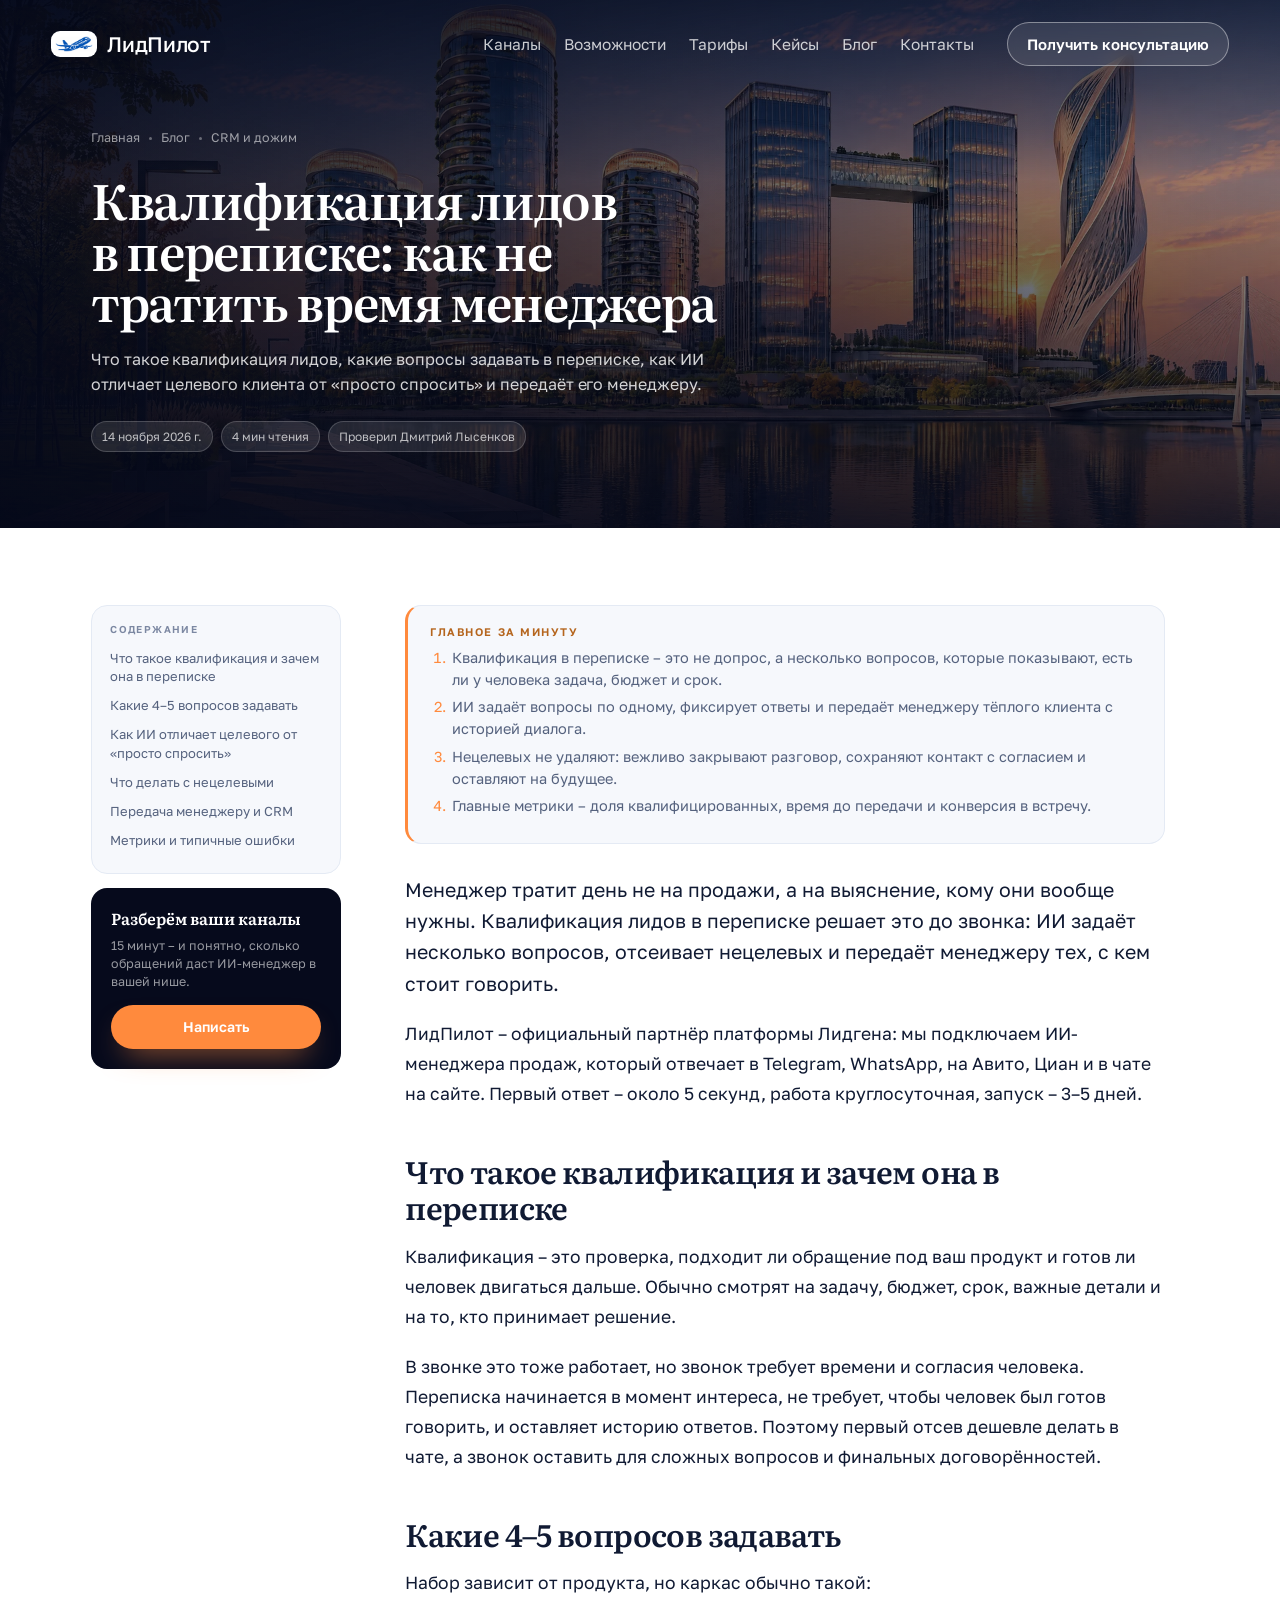
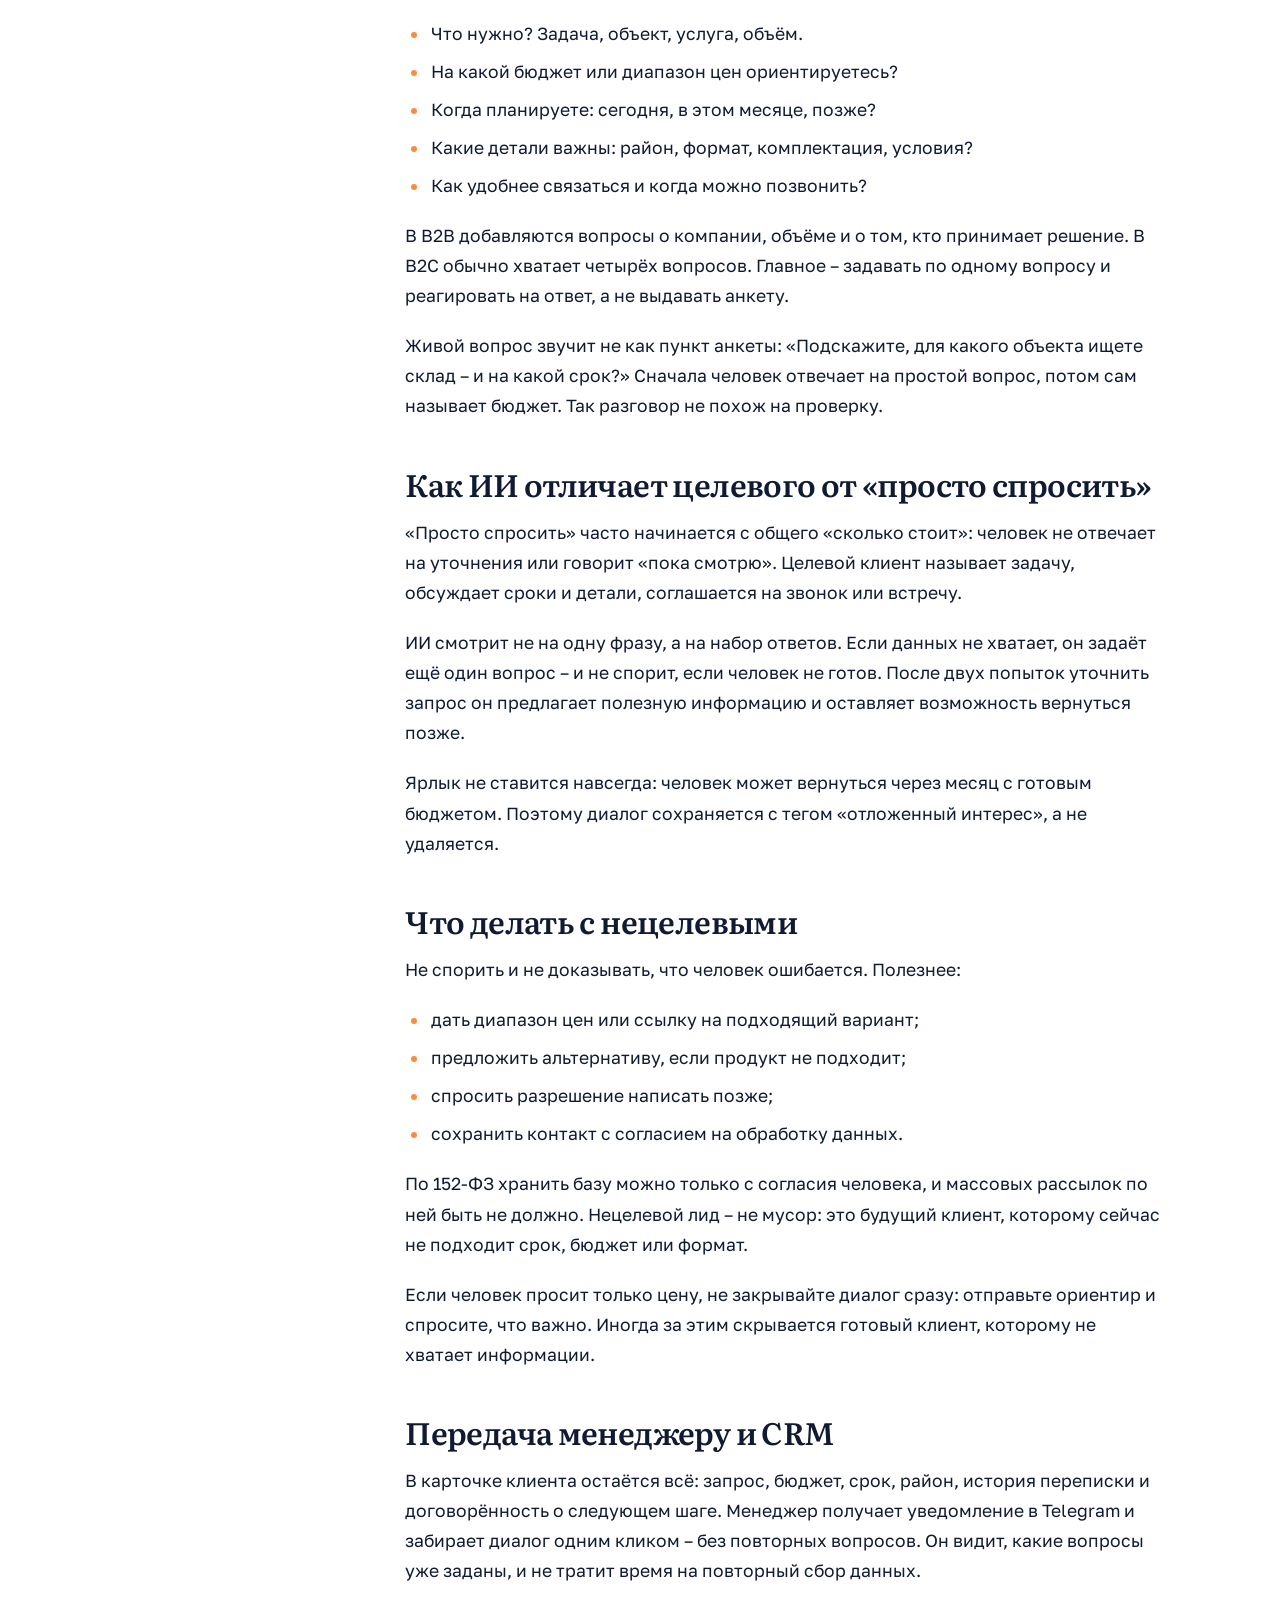
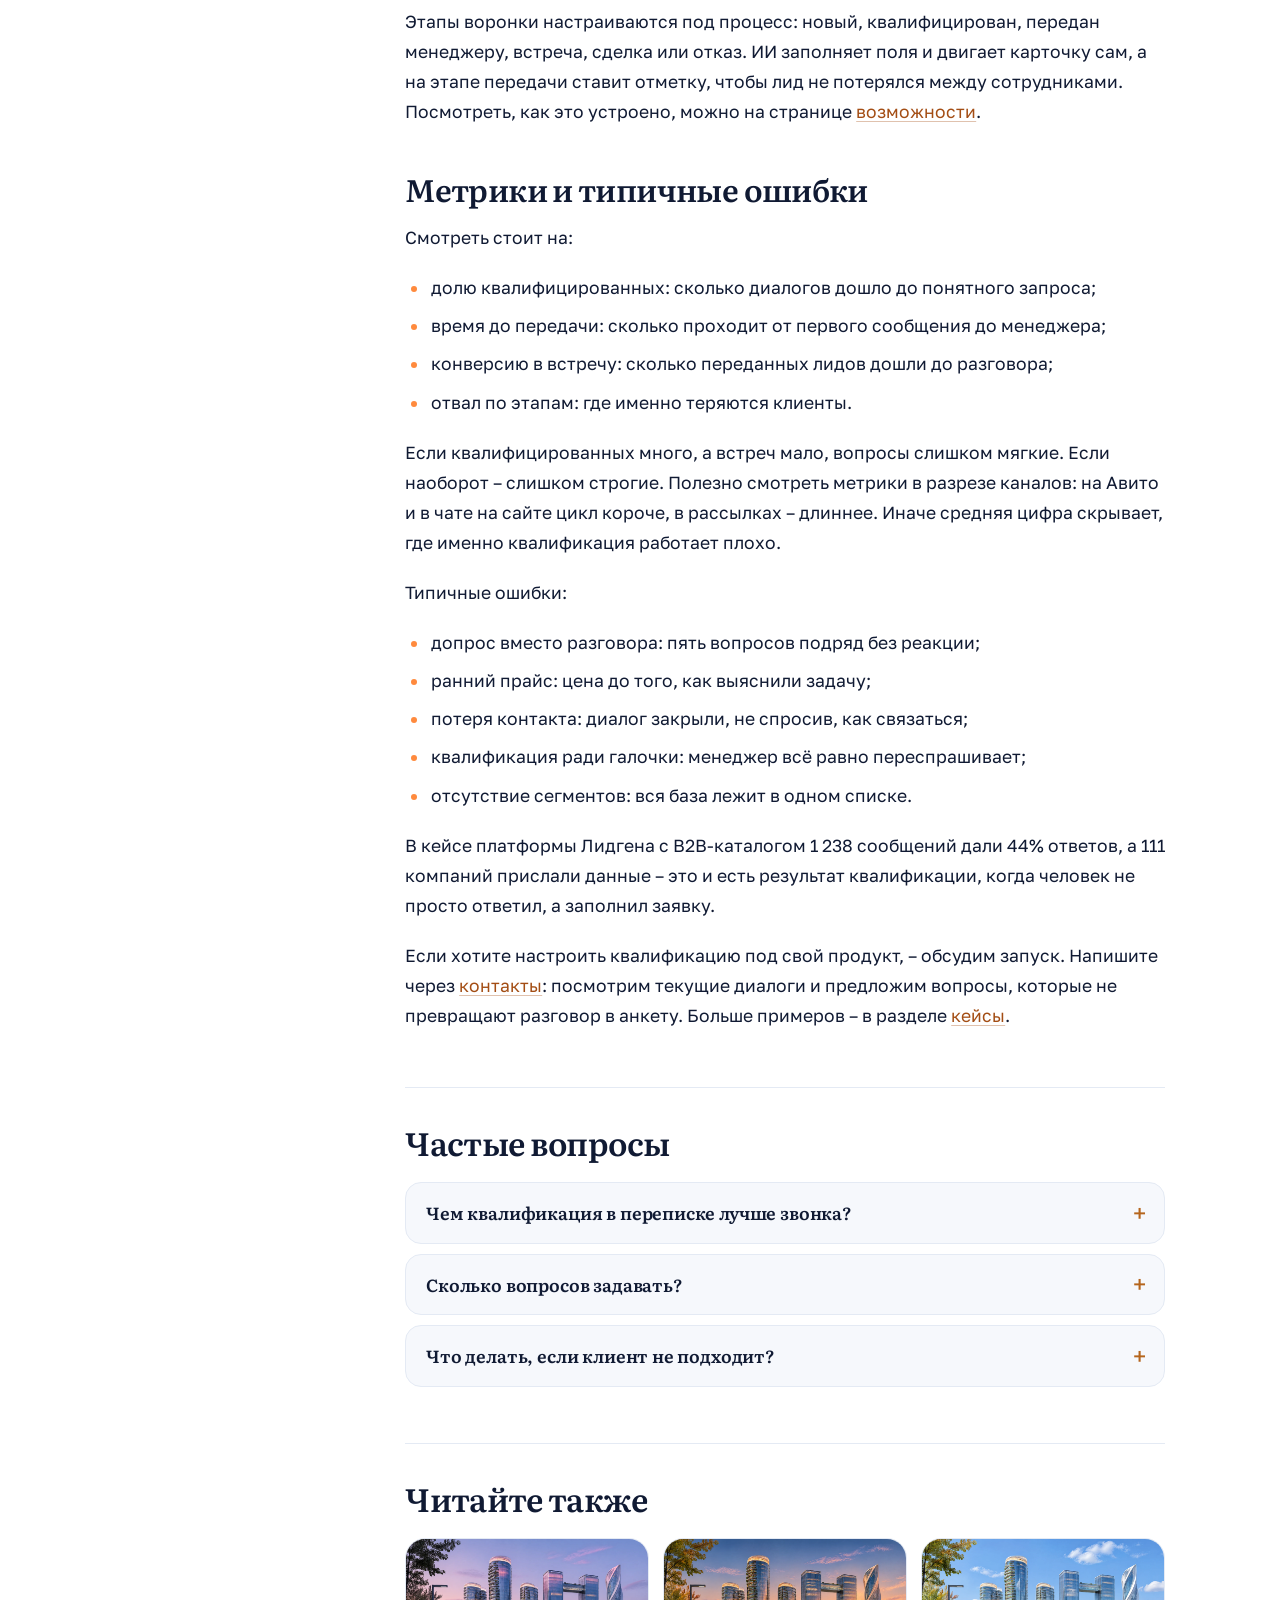
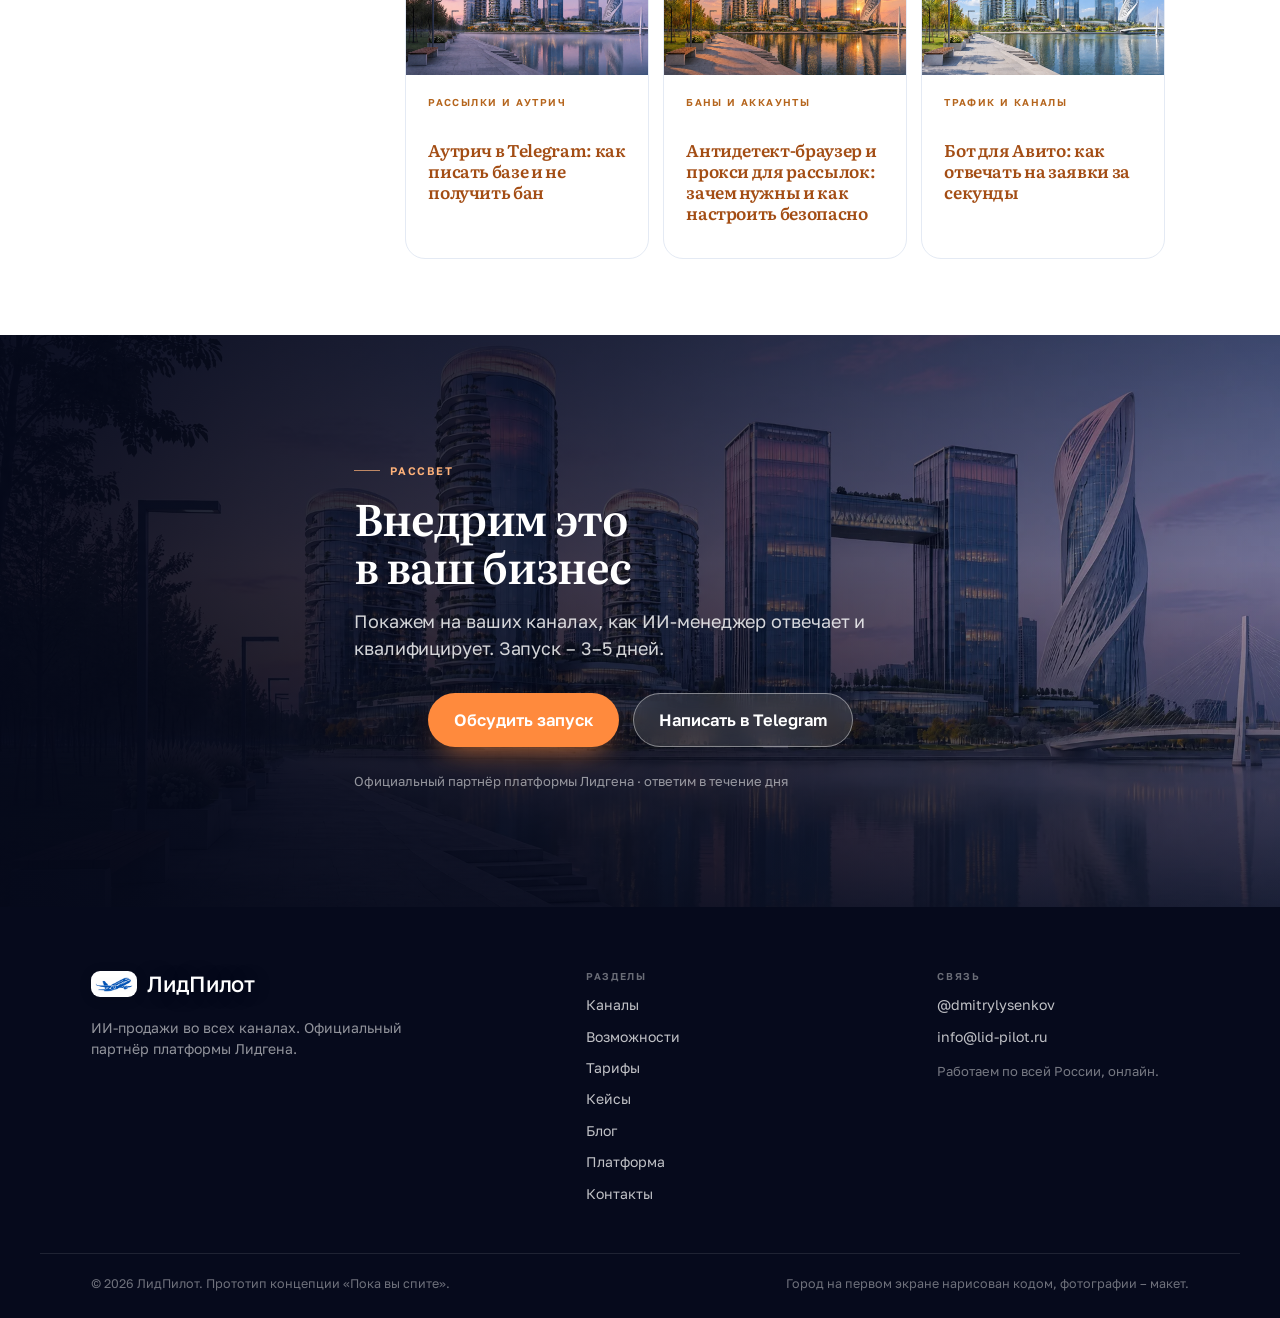
<file: blog/kvalifikaciya-lidov/index.html>
<!DOCTYPE html><html lang="ru"> <head><script>document.documentElement.classList.add('js');</script><meta charset="utf-8"><meta name="viewport" content="width=device-width, initial-scale=1, viewport-fit=cover"><meta name="robots" content="noindex, nofollow"><title>Квалификация лидов в переписке: как не тратить время менеджера | ЛидПилот</title><meta name="description" content="Что такое квалификация лидов, какие вопросы задавать в переписке, как ИИ отличает целевого клиента от «просто спросить» и передаёт его менеджеру."><link rel="canonical" href="https://dmitryli52.github.io/lidpilot-noch/blog/kvalifikaciya-lidov/"><meta name="theme-color" content="#060A1C"><meta property="og:type" content="website"><meta property="og:title" content="Квалификация лидов в переписке: как не тратить время менеджера | ЛидПилот"><meta property="og:description" content="Что такое квалификация лидов, какие вопросы задавать в переписке, как ИИ отличает целевого клиента от «просто спросить» и передаёт его менеджеру."><meta property="og:url" content="https://dmitryli52.github.io/lidpilot-noch/blog/kvalifikaciya-lidov/"><meta property="og:image" content="https://dmitryli52.github.io/lidpilot-noch/assets/noch/og-noch.jpg"><meta property="og:image:width" content="1200"><meta property="og:image:height" content="630"><meta property="og:site_name" content="ЛидПилот"><link rel="icon" type="image/svg+xml" href="https://dmitryli52.github.io/lidpilot-noch/favicon.svg"><link rel="preconnect" href="https://fonts.googleapis.com"><link rel="preconnect" href="https://fonts.gstatic.com" crossorigin><link href="https://fonts.googleapis.com/css2?family=Literata:opsz,wght@7..72,500;7..72,600&family=Golos+Text:wght@400;500;600;700&display=swap&subset=cyrillic" rel="stylesheet"><link rel="stylesheet" href="https://dmitryli52.github.io/lidpilot-noch/assets/noch/noch.css?v=4"><script type="module" src="https://dmitryli52.github.io/lidpilot-noch/_astro/page.sJrt8mpm.js"></script></head> <body> <header class="top top_page" data-head> <div class="top__in"> <a class="logo" href="https://dmitryli52.github.io/lidpilot-noch/" aria-label="ЛидПилот – на главную"> <span class="logo__badge"><img src="https://dmitryli52.github.io/lidpilot-noch/assets/noch/logo-plane.png" alt="" width="44" height="18" decoding="async"></span>
ЛидПилот
</a> <nav class="nav" aria-label="Разделы"> <a href="https://dmitryli52.github.io/lidpilot-noch/#channels">Каналы</a><a href="https://dmitryli52.github.io/lidpilot-noch/vozmozhnosti/">Возможности</a><a href="https://dmitryli52.github.io/lidpilot-noch/tarify/">Тарифы</a><a href="https://dmitryli52.github.io/lidpilot-noch/keysy/">Кейсы</a><a href="https://dmitryli52.github.io/lidpilot-noch/blog/">Блог</a><a href="https://dmitryli52.github.io/lidpilot-noch/kontakty/">Контакты</a> </nav> <a class="btn btn_ghost top__cta" href="https://t.me/dmitrylysenkov" target="_blank" rel="noopener">Получить консультацию</a> <button class="burger" type="button" aria-label="Открыть меню" aria-expanded="false" aria-controls="mmenu"> <i></i><i></i><i></i> </button> </div> </header> <div class="mmenu" id="mmenu" hidden> <div class="mmenu__top"> <span class="logo logo_menu"> <span class="logo__badge"><img src="https://dmitryli52.github.io/lidpilot-noch/assets/noch/logo-plane.png" alt="" width="44" height="18" decoding="async"></span>
ЛидПилот
</span> <button class="mmenu__close" type="button" aria-label="Закрыть меню">×</button> </div> <nav class="mmenu__nav" aria-label="Разделы"> <a href="https://dmitryli52.github.io/lidpilot-noch/#channels">Каналы</a><a href="https://dmitryli52.github.io/lidpilot-noch/vozmozhnosti/">Возможности</a><a href="https://dmitryli52.github.io/lidpilot-noch/tarify/">Тарифы</a><a href="https://dmitryli52.github.io/lidpilot-noch/keysy/">Кейсы</a><a href="https://dmitryli52.github.io/lidpilot-noch/blog/">Блог</a><a href="https://dmitryli52.github.io/lidpilot-noch/kontakty/">Контакты</a> <a href="https://dmitryli52.github.io/lidpilot-noch/platforma/">Платформа</a> </nav> <p class="mmenu__note">ИИ-менеджер продаж в Telegram, WhatsApp, на Авито, Циан и сайте. Официальный партнёр платформы Лидгена.</p> <div class="mmenu__cta"> <a class="btn btn_sun" href="https://t.me/dmitrylysenkov" target="_blank" rel="noopener">Обсудить запуск</a> <a class="btn btn_ghost" href="mailto:info@lid-pilot.ru">info@lid-pilot.ru</a> </div> </div> <main>  <section class="phero phero_slim"> <img class="phero__bg" src="https://dmitryli52.github.io/lidpilot-noch/assets/noch/city-sunset.webp" alt="" width="1920" height="1080" fetchpriority="high" decoding="async" style="object-position:50% 42%"> <div class="phero__shade" aria-hidden="true"></div> <div class="wrap phero__in"> <div class="phero__meta"> <a href="https://dmitryli52.github.io/lidpilot-noch/">Главная</a><i aria-hidden="true"></i> <a href="https://dmitryli52.github.io/lidpilot-noch/blog/">Блог</a><i aria-hidden="true"></i> <span>CRM и дожим</span> </div> <h1>Квалификация лидов в переписке: как не тратить время менеджера</h1> <p class="lead">Что такое квалификация лидов, какие вопросы задавать в переписке, как ИИ отличает целевого клиента от «просто спросить» и передаёт его менеджеру.</p> <div class="article__meta"> <span>14 ноября 2026 г.</span><span>4 мин чтения</span><span>Проверил Дмитрий Лысенков</span> </div> </div> </section> <section class="article"> <div class="wrap article__wrap"> <aside class="article__side"> <nav class="toc" aria-label="Содержание"> <b>Содержание</b> <a href="#что-такое-квалификация-и-зачем-она-в-переписке">Что такое квалификация и зачем она в переписке</a><a href="#какие-45-вопросов-задавать">Какие 4–5 вопросов задавать</a><a href="#как-ии-отличает-целевого-от-просто-спросить">Как ИИ отличает целевого от «просто спросить»</a><a href="#что-делать-с-нецелевыми">Что делать с нецелевыми</a><a href="#передача-менеджеру-и-crm">Передача менеджеру и CRM</a><a href="#метрики-и-типичные-ошибки">Метрики и типичные ошибки</a> </nav> <div class="article__cta"> <b>Разберём ваши каналы</b> <p>15 минут – и понятно, сколько обращений даст ИИ-менеджер в вашей нише.</p> <a class="btn btn_sun" href="https://t.me/dmitrylysenkov" target="_blank" rel="noopener">Написать</a> </div> </aside> <div> <div class="prose"> <div class="tldr"> <b>Главное за минуту</b> <ol><li>Квалификация в переписке – это не допрос, а несколько вопросов, которые показывают, есть ли у человека задача, бюджет и срок.</li><li>ИИ задаёт вопросы по одному, фиксирует ответы и передаёт менеджеру тёплого клиента с историей диалога.</li><li>Нецелевых не удаляют: вежливо закрывают разговор, сохраняют контакт с согласием и оставляют на будущее.</li><li>Главные метрики – доля квалифицированных, время до передачи и конверсия в встречу.</li></ol> </div> <p>Менеджер тратит день не на продажи, а на выяснение, кому они вообще нужны. Квалификация лидов в переписке решает это до звонка: ИИ задаёт несколько вопросов, отсеивает нецелевых и передаёт менеджеру тех, с кем стоит говорить.</p>
<p>ЛидПилот – официальный партнёр платформы Лидгена: мы подключаем ИИ-менеджера продаж, который отвечает в Telegram, WhatsApp, на Авито, Циан и в чате на сайте. Первый ответ – около 5 секунд, работа круглосуточная, запуск – 3–5 дней.</p>
<h2 id="что-такое-квалификация-и-зачем-она-в-переписке">Что такое квалификация и зачем она в переписке</h2>
<p>Квалификация – это проверка, подходит ли обращение под ваш продукт и готов ли человек двигаться дальше. Обычно смотрят на задачу, бюджет, срок, важные детали и на то, кто принимает решение.</p>
<p>В звонке это тоже работает, но звонок требует времени и согласия человека. Переписка начинается в момент интереса, не требует, чтобы человек был готов говорить, и оставляет историю ответов. Поэтому первый отсев дешевле делать в чате, а звонок оставить для сложных вопросов и финальных договорённостей.</p>
<h2 id="какие-45-вопросов-задавать">Какие 4–5 вопросов задавать</h2>
<p>Набор зависит от продукта, но каркас обычно такой:</p>
<ul>
<li>Что нужно? Задача, объект, услуга, объём.</li>
<li>На какой бюджет или диапазон цен ориентируетесь?</li>
<li>Когда планируете: сегодня, в этом месяце, позже?</li>
<li>Какие детали важны: район, формат, комплектация, условия?</li>
<li>Как удобнее связаться и когда можно позвонить?</li>
</ul>
<p>В B2B добавляются вопросы о компании, объёме и о том, кто принимает решение. В B2C обычно хватает четырёх вопросов. Главное – задавать по одному вопросу и реагировать на ответ, а не выдавать анкету.</p>
<p>Живой вопрос звучит не как пункт анкеты: «Подскажите, для какого объекта ищете склад – и на какой срок?» Сначала человек отвечает на простой вопрос, потом сам называет бюджет. Так разговор не похож на проверку.</p>
<h2 id="как-ии-отличает-целевого-от-просто-спросить">Как ИИ отличает целевого от «просто спросить»</h2>
<p>«Просто спросить» часто начинается с общего «сколько стоит»: человек не отвечает на уточнения или говорит «пока смотрю». Целевой клиент называет задачу, обсуждает сроки и детали, соглашается на звонок или встречу.</p>
<p>ИИ смотрит не на одну фразу, а на набор ответов. Если данных не хватает, он задаёт ещё один вопрос – и не спорит, если человек не готов. После двух попыток уточнить запрос он предлагает полезную информацию и оставляет возможность вернуться позже.</p>
<p>Ярлык не ставится навсегда: человек может вернуться через месяц с готовым бюджетом. Поэтому диалог сохраняется с тегом «отложенный интерес», а не удаляется.</p>
<h2 id="что-делать-с-нецелевыми">Что делать с нецелевыми</h2>
<p>Не спорить и не доказывать, что человек ошибается. Полезнее:</p>
<ul>
<li>дать диапазон цен или ссылку на подходящий вариант;</li>
<li>предложить альтернативу, если продукт не подходит;</li>
<li>спросить разрешение написать позже;</li>
<li>сохранить контакт с согласием на обработку данных.</li>
</ul>
<p>По 152-ФЗ хранить базу можно только с согласия человека, и массовых рассылок по ней быть не должно. Нецелевой лид – не мусор: это будущий клиент, которому сейчас не подходит срок, бюджет или формат.</p>
<p>Если человек просит только цену, не закрывайте диалог сразу: отправьте ориентир и спросите, что важно. Иногда за этим скрывается готовый клиент, которому не хватает информации.</p>
<h2 id="передача-менеджеру-и-crm">Передача менеджеру и CRM</h2>
<p>В карточке клиента остаётся всё: запрос, бюджет, срок, район, история переписки и договорённость о следующем шаге. Менеджер получает уведомление в Telegram и забирает диалог одним кликом – без повторных вопросов. Он видит, какие вопросы уже заданы, и не тратит время на повторный сбор данных.</p>
<p>Этапы воронки настраиваются под процесс: новый, квалифицирован, передан менеджеру, встреча, сделка или отказ. ИИ заполняет поля и двигает карточку сам, а на этапе передачи ставит отметку, чтобы лид не потерялся между сотрудниками. Посмотреть, как это устроено, можно на странице <a href="https://dmitryli52.github.io/lidpilot-noch/vozmozhnosti/">возможности</a>.</p>
<h2 id="метрики-и-типичные-ошибки">Метрики и типичные ошибки</h2>
<p>Смотреть стоит на:</p>
<ul>
<li>долю квалифицированных: сколько диалогов дошло до понятного запроса;</li>
<li>время до передачи: сколько проходит от первого сообщения до менеджера;</li>
<li>конверсию в встречу: сколько переданных лидов дошли до разговора;</li>
<li>отвал по этапам: где именно теряются клиенты.</li>
</ul>
<p>Если квалифицированных много, а встреч мало, вопросы слишком мягкие. Если наоборот – слишком строгие. Полезно смотреть метрики в разрезе каналов: на Авито и в чате на сайте цикл короче, в рассылках – длиннее. Иначе средняя цифра скрывает, где именно квалификация работает плохо.</p>
<p>Типичные ошибки:</p>
<ul>
<li>допрос вместо разговора: пять вопросов подряд без реакции;</li>
<li>ранний прайс: цена до того, как выяснили задачу;</li>
<li>потеря контакта: диалог закрыли, не спросив, как связаться;</li>
<li>квалификация ради галочки: менеджер всё равно переспрашивает;</li>
<li>отсутствие сегментов: вся база лежит в одном списке.</li>
</ul>
<p>В кейсе платформы Лидгена с B2B-каталогом 1 238 сообщений дали 44% ответов, а 111 компаний прислали данные – это и есть результат квалификации, когда человек не просто ответил, а заполнил заявку.</p>
<p>Если хотите настроить квалификацию под свой продукт, – обсудим запуск. Напишите через <a href="https://dmitryli52.github.io/lidpilot-noch/kontakty/">контакты</a>: посмотрим текущие диалоги и предложим вопросы, которые не превращают разговор в анкету. Больше примеров – в разделе <a href="https://dmitryli52.github.io/lidpilot-noch/keysy/">кейсы</a>.</p> <div class="article__foot" id="faq"> <h2>Частые вопросы</h2> <div class="qa"> <details><summary>Чем квалификация в переписке лучше звонка?</summary><p>Переписка начинается в момент интереса и не требует, чтобы человек был готов говорить. Она оставляет историю ответов, а звонок остаётся для сложных вопросов и закрытия сделки.</p></details><details><summary>Сколько вопросов задавать?</summary><p>Обычно четыре–пять: задача, бюджет, срок, важные детали и удобный способ связи. Вопросы задают по одному, иначе разговор превращается в анкету.</p></details><details><summary>Что делать, если клиент не подходит?</summary><p>Вежливо закрыть разговор, дать полезную информацию и сохранить контакт, если есть согласие на обработку данных. Массово писать таким людям нельзя.</p></details> </div> </div> <div class="article__foot"> <h2>Читайте также</h2> <div class="rel"> <a class="bcard" href="https://dmitryli52.github.io/lidpilot-noch/blog/autrich-v-telegram/"> <div class="bcard__img"><img src="https://dmitryli52.github.io/lidpilot-noch/assets/noch/city-dawn.webp" alt="" width="1200" height="675" loading="lazy" decoding="async"></div> <div class="bcard__b"> <span class="bcard__tag">Рассылки и аутрич</span> <h3>Аутрич в Telegram: как писать базе и не получить бан</h3> </div> </a><a class="bcard" href="https://dmitryli52.github.io/lidpilot-noch/blog/antidetect-brauzer-i-proksi/"> <div class="bcard__img"><img src="https://dmitryli52.github.io/lidpilot-noch/assets/noch/city-sunset.webp" alt="" width="1200" height="675" loading="lazy" decoding="async"></div> <div class="bcard__b"> <span class="bcard__tag">Баны и аккаунты</span> <h3>Антидетект-браузер и прокси для рассылок: зачем нужны и как настроить безопасно</h3> </div> </a><a class="bcard" href="https://dmitryli52.github.io/lidpilot-noch/blog/bot-dlya-avito/"> <div class="bcard__img"><img src="https://dmitryli52.github.io/lidpilot-noch/assets/noch/city-day.webp" alt="" width="1200" height="675" loading="lazy" decoding="async"></div> <div class="bcard__b"> <span class="bcard__tag">Трафик и каналы</span> <h3>Бот для Авито: как отвечать на заявки за секунды</h3> </div> </a> </div> </div> </div> </div> </div> </section> <section class="final" id="cta"> <img class="final__bg" src="https://dmitryli52.github.io/lidpilot-noch/assets/noch/city-dawn.webp" srcset="https://dmitryli52.github.io/lidpilot-noch/assets/noch/city-dawn.webp 1920w" sizes="100vw" alt="" width="1920" height="1080" loading="lazy" decoding="async"> <div class="final__shade" aria-hidden="true"></div> <div class="wrap final__in"> <span class="kicker kicker_light" data-in>Рассвет</span> <h2 data-in>Внедрим это в ваш бизнес</h2> <p class="lead lead_light" data-in style="--d:.08s">Покажем на ваших каналах, как ИИ-менеджер отвечает и квалифицирует. Запуск – 3–5 дней.</p> <div class="cta cta_center" data-in style="--d:.14s"> <a class="btn btn_sun" href="https://t.me/dmitrylysenkov" target="_blank" rel="noopener">Обсудить запуск</a> <a class="btn btn_glass" href="https://t.me/dmitrylysenkov" target="_blank" rel="noopener">Написать в Telegram</a> </div> <p class="final__note" data-in style="--d:.2s">Официальный партнёр платформы Лидгена · ответим в течение дня</p> </div> </section>  </main> <footer class="foot"> <div class="wrap foot__in"> <div class="foot__brand"> <a class="logo logo_foot" href="https://dmitryli52.github.io/lidpilot-noch/"> <span class="logo__badge"><img src="https://dmitryli52.github.io/lidpilot-noch/assets/noch/logo-plane.png" alt="" width="44" height="18" decoding="async"></span> ЛидПилот </a> <p>ИИ-продажи во всех каналах. Официальный партнёр платформы Лидгена.</p> </div> <nav class="foot__nav" aria-label="Разделы сайта"> <span>Разделы</span> <a href="https://dmitryli52.github.io/lidpilot-noch/#channels">Каналы</a><a href="https://dmitryli52.github.io/lidpilot-noch/vozmozhnosti/">Возможности</a><a href="https://dmitryli52.github.io/lidpilot-noch/tarify/">Тарифы</a><a href="https://dmitryli52.github.io/lidpilot-noch/keysy/">Кейсы</a><a href="https://dmitryli52.github.io/lidpilot-noch/blog/">Блог</a><a href="https://dmitryli52.github.io/lidpilot-noch/platforma/">Платформа</a><a href="https://dmitryli52.github.io/lidpilot-noch/kontakty/">Контакты</a> </nav> <div class="foot__contacts"> <span>Связь</span> <a href="https://t.me/dmitrylysenkov" target="_blank" rel="noopener">@dmitrylysenkov</a> <a href="mailto:info@lid-pilot.ru">info@lid-pilot.ru</a> <p>Работаем по всей России, онлайн.</p> </div> </div> <div class="wrap foot__bottom"> <span>© 2026 ЛидПилот. Прототип концепции «Пока вы спите».</span> <span>Город на первом экране нарисован кодом, фотографии – макет.</span> </div> </footer> <script>
(function () {
  var q = function (s) { return document.querySelector(s); };
  var qa = function (s) { return [].slice.call(document.querySelectorAll(s)); };

  var head = q('[data-head]');
  function stuck() {
    if (head) head.classList.toggle('is-stuck', scrollY > 40);
  }
  stuck();
  addEventListener('scroll', stuck, { passive: true });

  var burger = q('.burger'), mmenu = q('#mmenu'), mclose = q('.mmenu__close');
  function setMenu(open) {
    if (!mmenu) return;
    mmenu.hidden = !open;
    if (burger) burger.setAttribute('aria-expanded', open ? 'true' : 'false');
    document.documentElement.style.overflow = open ? 'hidden' : '';
  }
  if (burger && mmenu) {
    burger.addEventListener('click', function () { setMenu(mmenu.hidden); });
    if (mclose) mclose.addEventListener('click', function () { setMenu(false); });
    qa('#mmenu a').forEach(function (a) { a.addEventListener('click', function () { setMenu(false); }); });
    addEventListener('keydown', function (e) { if (e.key === 'Escape' && !mmenu.hidden) setMenu(false); });
  }

  var items = qa('[data-in]');
  if ('IntersectionObserver' in window && items.length) {
    var io = new IntersectionObserver(function (entries) {
      entries.forEach(function (en) {
        if (en.isIntersecting) { en.target.classList.add('in'); io.unobserve(en.target); }
      });
    }, { threshold: 0.14, rootMargin: '0px 0px -6% 0px' });
    items.forEach(function (el) { io.observe(el); });
  } else {
    items.forEach(function (el) { el.classList.add('in'); });
  }

  qa('form[data-demo]').forEach(function (f) {
    f.addEventListener('submit', function (e) {
      e.preventDefault();
      var ok = f.querySelector('.form__ok');
      if (ok) ok.hidden = false;
      f.querySelectorAll('input,textarea,select,button').forEach(function (el) { el.disabled = true; });
    });
  });

  qa('a[href^="#"]').forEach(function (a) {
    a.addEventListener('click', function () {
      var id = a.getAttribute('href').slice(1);
      var el = id && document.getElementById(id);
      if (el) {
        setMenu(false);
        setTimeout(function () { el.focus({ preventScroll: true }); }, 0);
      }
    });
  });
})();
</script> </body> </html>
</file>
